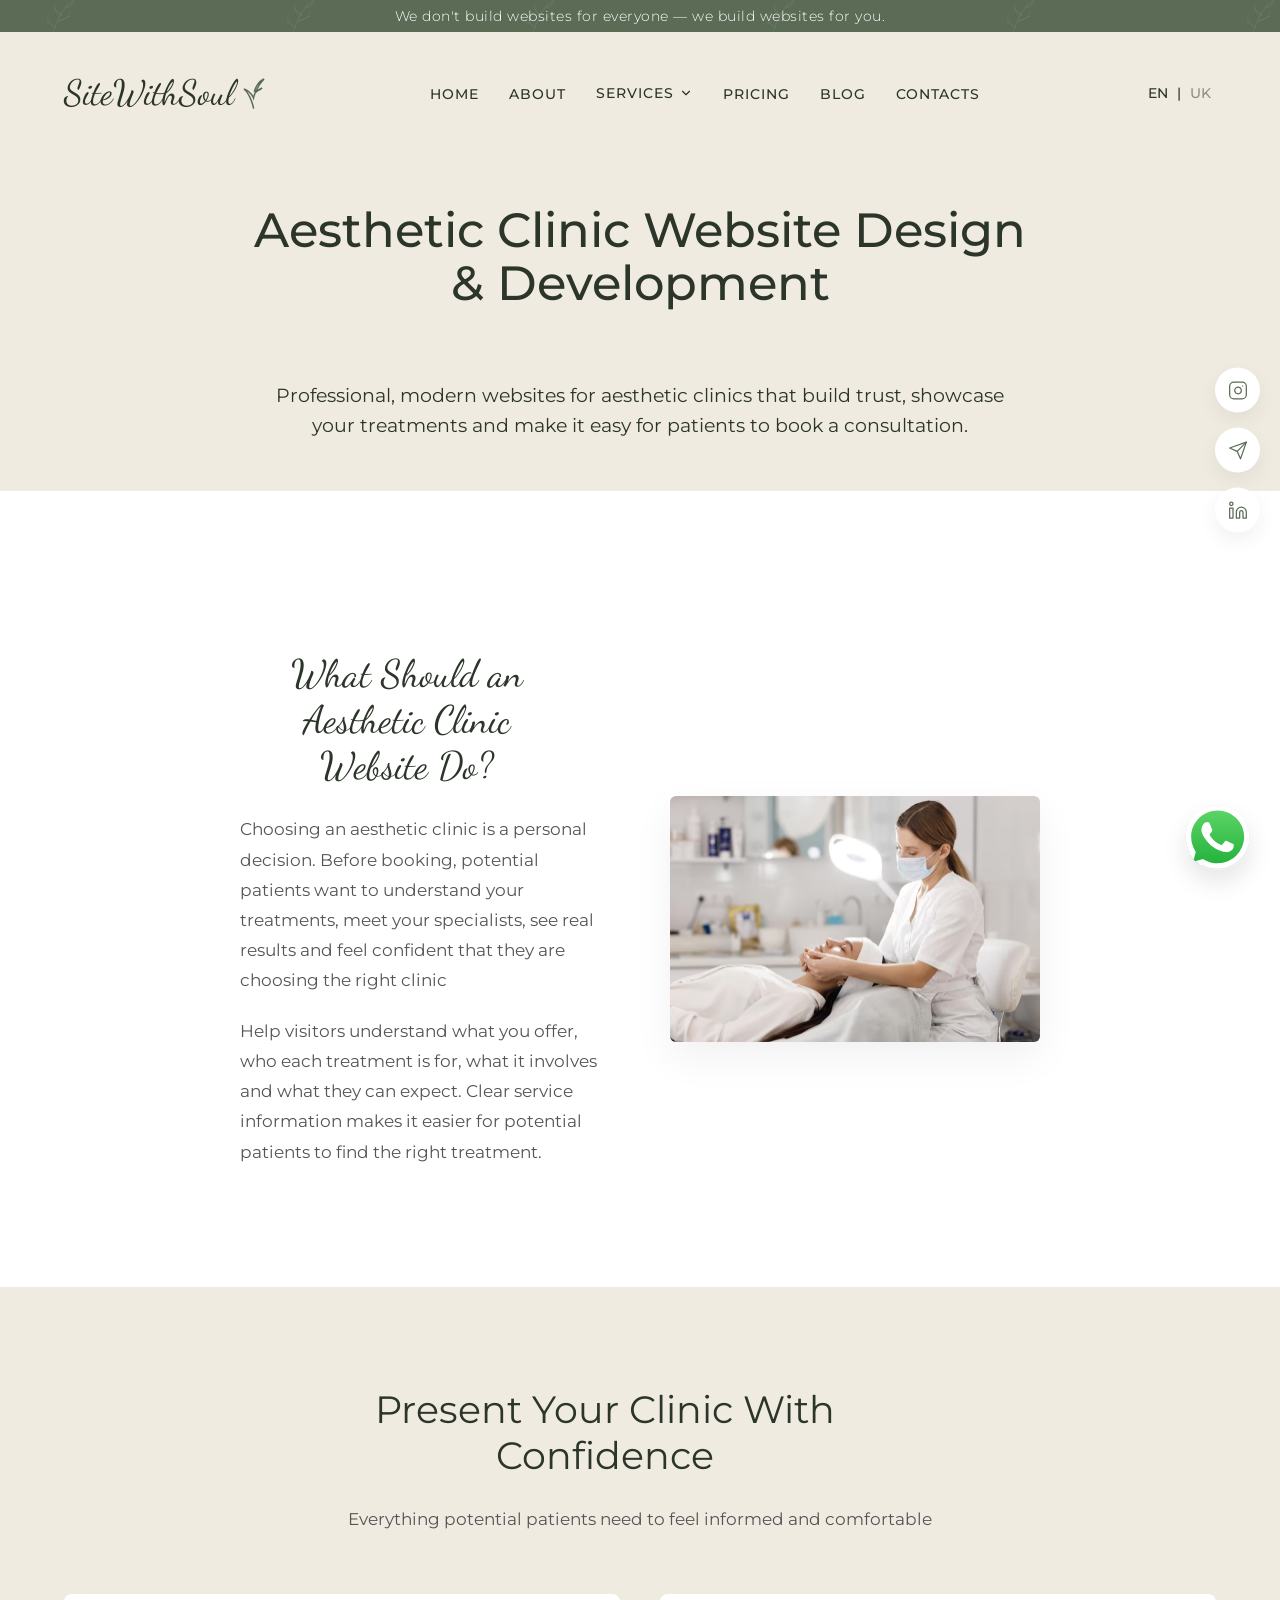
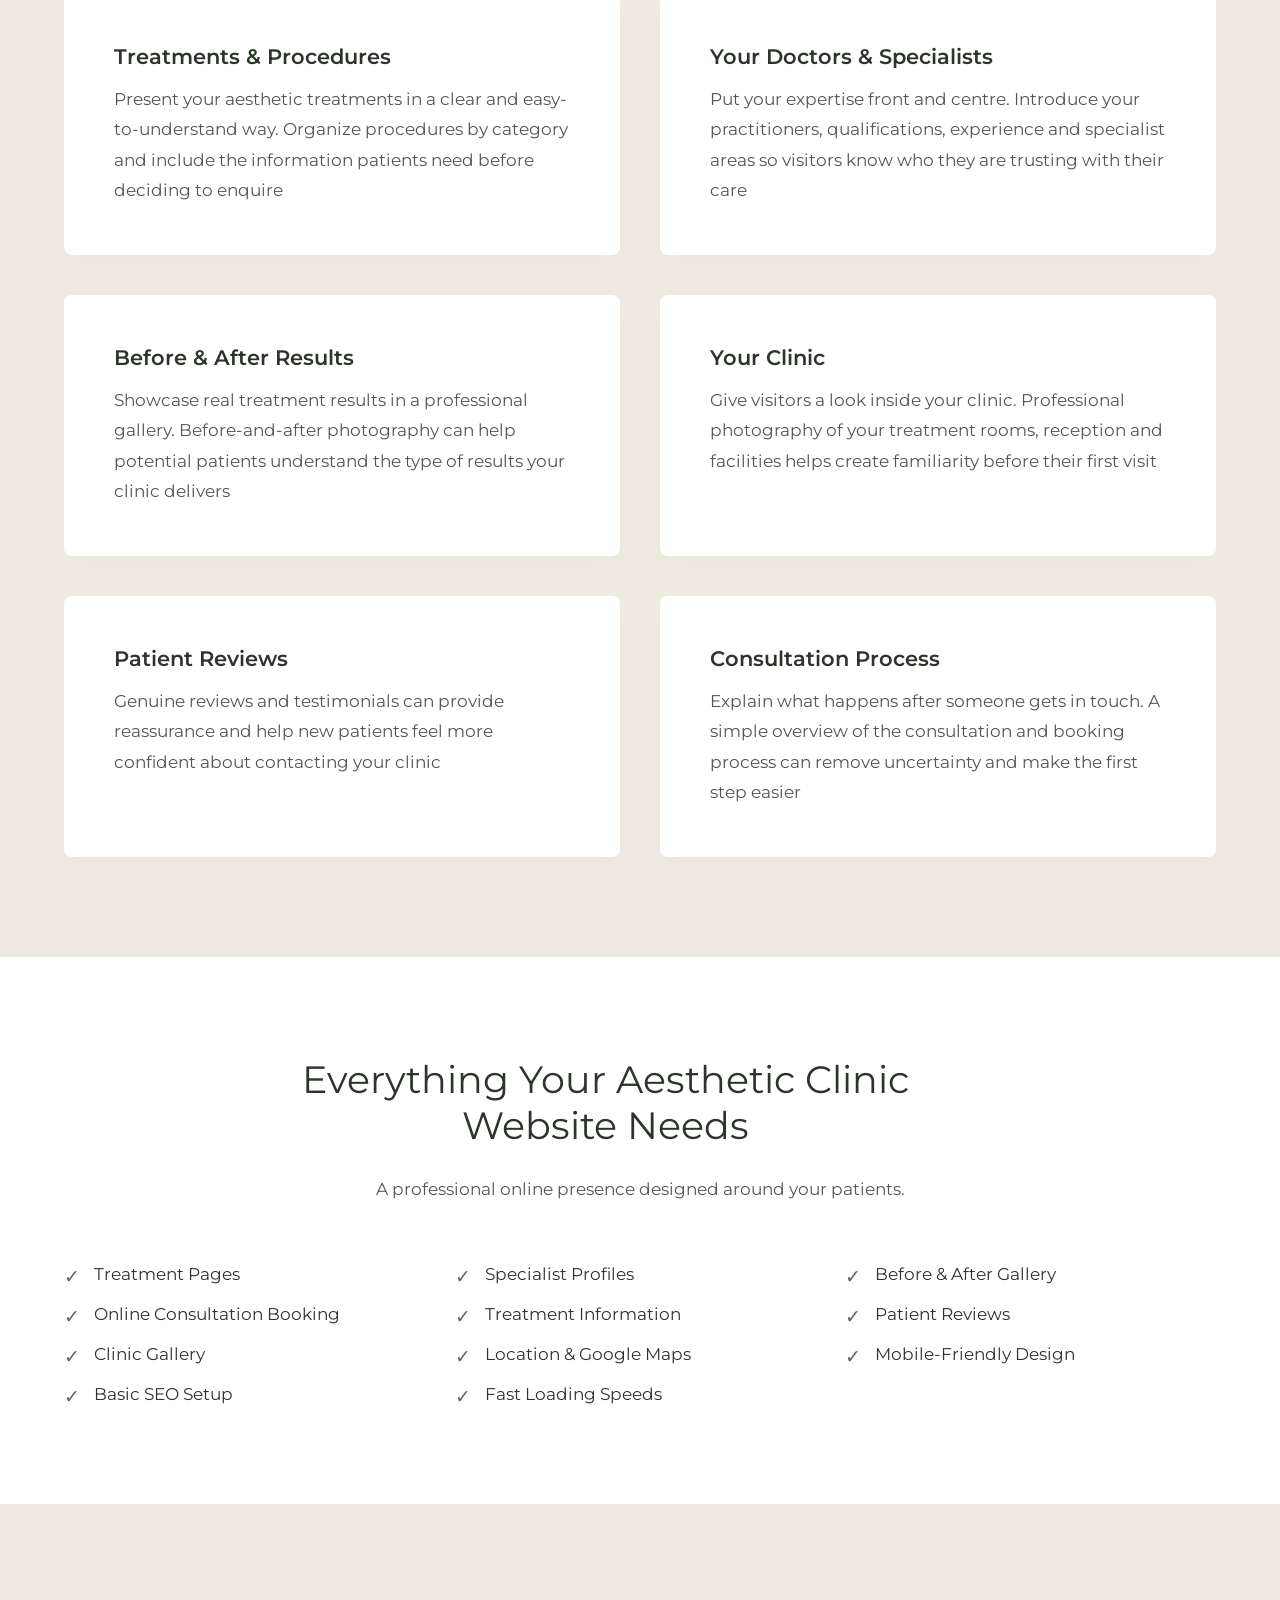
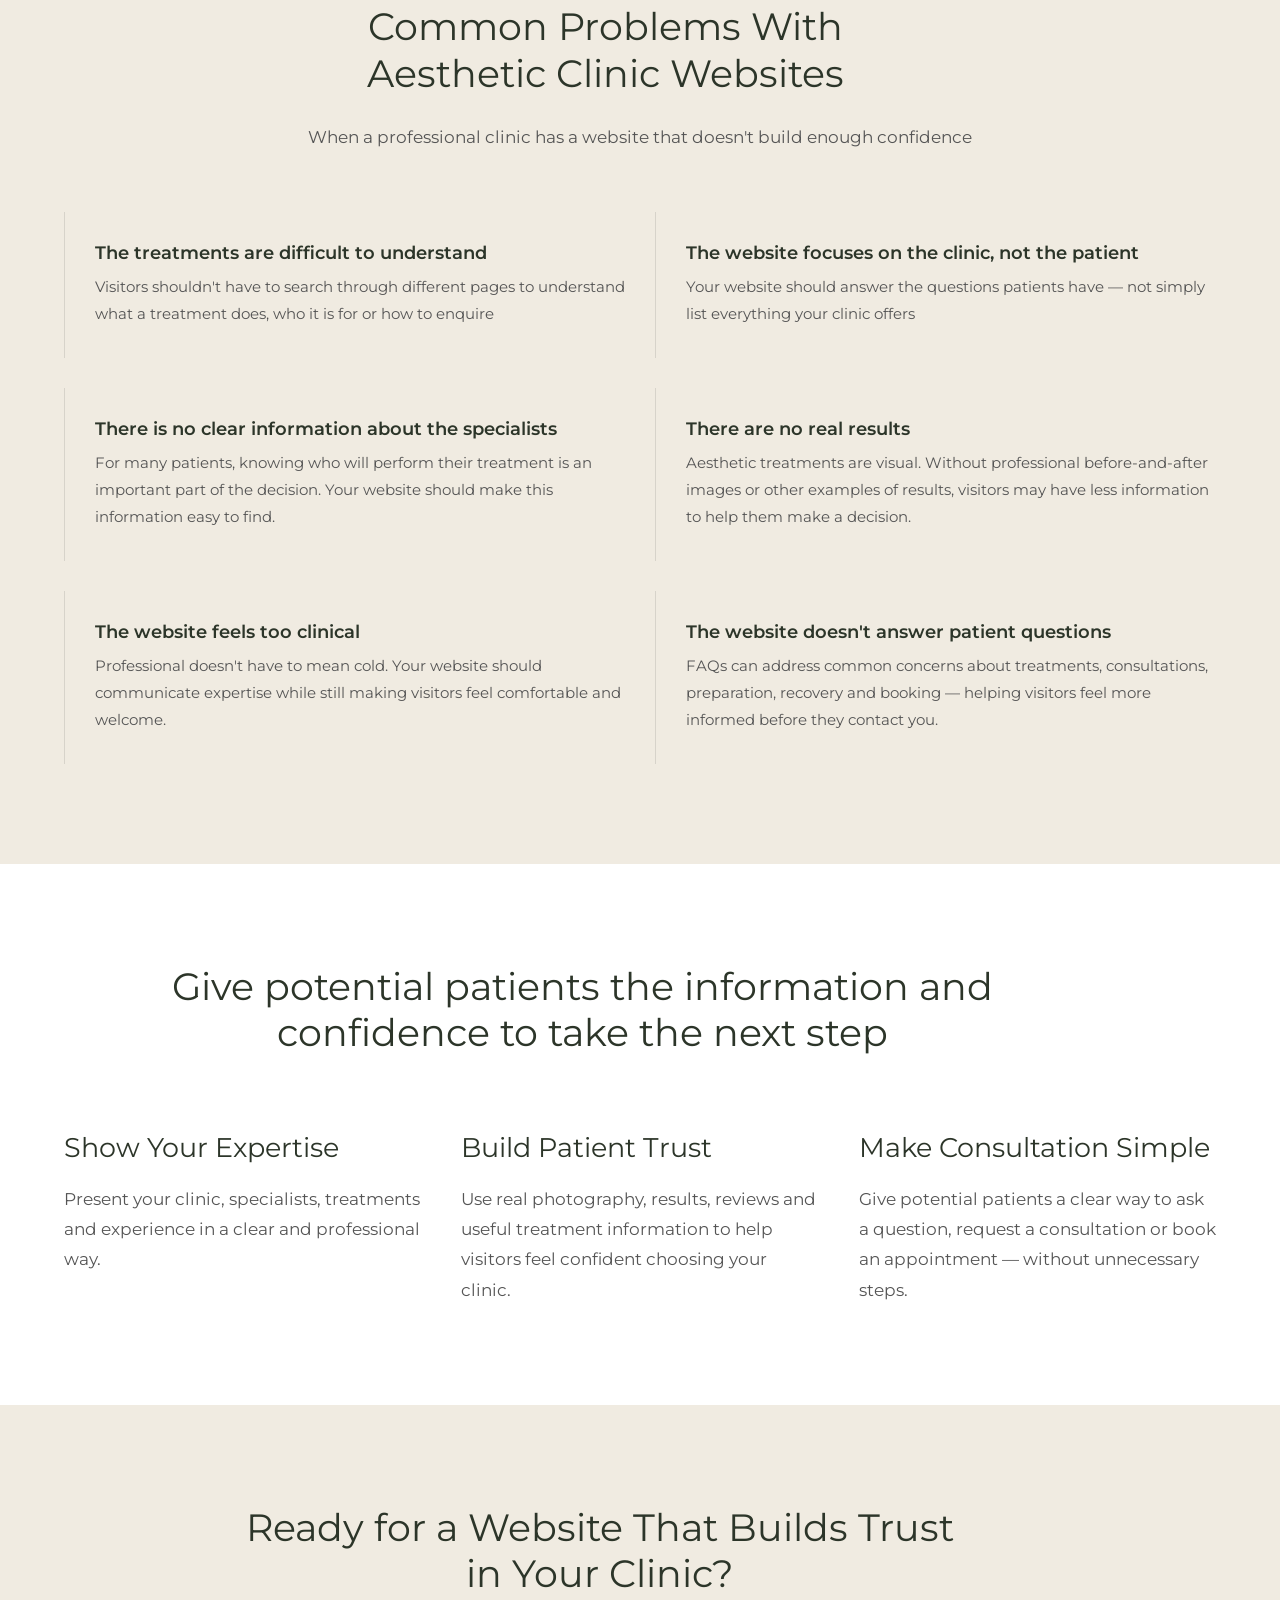
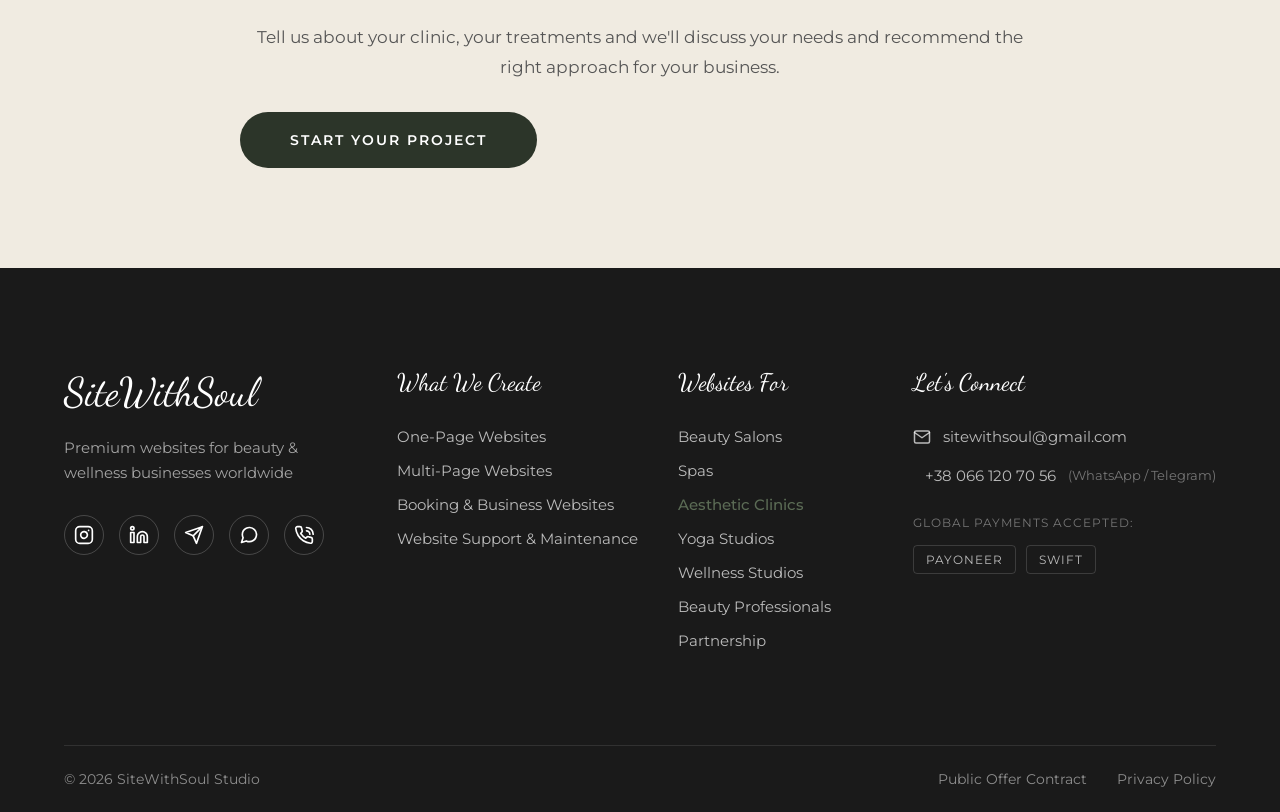
<file: clinics.html>
<!doctype html>
<html lang="en">
  <head>
    <meta charset="UTF-8" />
    <meta name="viewport" content="width=device-width, initial-scale=1.0" />
    <title>Aesthetic Clinic Website Design & Development | SiteWithSoul</title>
    <link rel="preconnect" href="https://fonts.googleapis.com" />
    <link rel="preconnect" href="https://fonts.gstatic.com" crossorigin />
    <link
      href="https://fonts.googleapis.com/css2?family=Dancing+Script:wght@400..700&family=Montserrat:ital,wght@0,100..900;1,100..900&display=swap"
      rel="stylesheet"
    />
    <link rel="stylesheet" href="assets/css/normalize.css" />
    <link rel="stylesheet" href="assets/css/style.css" />
  </head>
  <body>
    <div class="top-bar">
      We don't build websites for everyone — we build websites for you.
    </div>

    <header>
      <a href="index.html" class="logo">
        SiteWithSoul
        <!-- Эстетичная веточка -->
        <svg viewBox="0 0 24 32" xmlns="http://www.w3.org/2000/svg">
          <path
            d="M11.5,31 C11.5,31 9,18 2,12 C9,14 11.5,21 11.5,21 C11.5,21 14,10 22,2 C15,5 12.5,14 12.5,14 C12.5,14 17,14 20,11 C16,13 13,16 13,16"
            stroke="var(--accent)"
            stroke-width="1.5"
            fill="none"
            stroke-linecap="round"
          />
        </svg>
      </a>

      <ul class="nav-links">
        <li><a href="index.html">Home</a></li>
        <li><a href="index.html#about">About</a></li>
        <li class="has-dropdown">
          <a href="index.html#services" class="dropdown-toggle">
            Services
            <!-- Иконка стрелочки -->
            <svg viewBox="0 0 24 24" width="14" height="14">
              <path
                d="M6 9l6 6 6-6"
                stroke="currentColor"
                stroke-width="2"
                stroke-linecap="round"
                stroke-linejoin="round"
                fill="none"
              />
            </svg>
          </a>
          <!-- Само выпадающее меню -->
          <ul class="dropdown-menu">
            <li>
              <a class="dropdown__link" href="salons.html"
                >Beauty Salon Websites</a
              >
            </li>
            <li>
              <a class="dropdown__link" href="spa.html">Spa Websites</a>
            </li>
            <li>
              <a class="dropdown__link current-page" href="clinics.html"
                >Aesthetic Clinic Websites</a
              >
            </li>
            <li>
              <a class="dropdown__link" href="yoga.html"
                >Yoga Studio Websites</a
              >
            </li>
            <li>
              <a class="dropdown__link" href="wellness.html"
                >Wellness Studio Websites</a
              >
            </li>
            <li>
              <a class="dropdown__link" href="partnership.html">Partnership</a>
            </li>
          </ul>
        </li>
        <li><a href="index.html#pricing">Pricing</a></li>
        <li><a href="index.html#blog">Blog</a></li>
        <li><a href="index.html#contacts">Contacts</a></li>
      </ul>

      <div class="header-actions">
        <div class="lang-switch">
          <a href="#" class="active">EN</a> | <a href="#">UK</a>
        </div>
        <div class="burger" id="burger">
          <div class="line1"></div>
          <div class="line2"></div>
          <div class="line3"></div>
        </div>
      </div>
    </header>
    <!-- Оверлей для затемнения -->
    <div class="menu-overlay" id="menuOverlay"></div>

    <!-- Боковое мобильное меню -->
    <div class="mobile-menu" id="mobileMenu">
      <div class="mobile-menu-header">
        <a href="index.html" class="logo">
          SiteWithSoul
          <svg viewBox="0 0 24 32" xmlns="http://www.w3.org/2000/svg">
            <path
              d="M11.5,31 C11.5,31 9,18 2,12 C9,14 11.5,21 11.5,21 C11.5,21 14,10 22,2 C15,5 12.5,14 12.5,14 C12.5,14 17,14 20,11 C16,13 13,16 13,16"
              stroke="var(--accent)"
              stroke-width="1.5"
              fill="none"
              stroke-linecap="round"
            />
          </svg>
        </a>
        <button class="close-menu" id="closeMenu">&times;</button>
      </div>

      <ul class="mobile-nav-links">
        <li><a href="index.html">Home</a></li>
        <li><a href="index.html#about">About</a></li>
        <!-- Мобильный Dropdown -->
        <li class="mobile-has-dropdown">
          <a
            href="index.html#services"
            class="mobile-dropdown-toggle"
            id="mobileDropdownBtn"
          >
            Services
            <svg viewBox="0 0 24 24" width="20" height="20">
              <path
                d="M6 9l6 6 6-6"
                stroke="currentColor"
                stroke-width="2"
                stroke-linecap="round"
                stroke-linejoin="round"
                fill="none"
              />
            </svg>
          </a>
          <ul class="mobile-dropdown-menu" id="mobileDropdownMenu">
            <li>
              <a href="salons.html" class="mobile-link"
                >Beauty Salon Websites</a
              >
            </li>
            <li>
              <a href="spa.html" class="mobile-link">Spa Websites</a>
            </li>
            <li>
              <a href="clinics.html" class="mobile-link current-page"
                >Aesthetic Clinic Websites</a
              >
            </li>
            <li>
              <a href="yoga.html" class="mobile-link">Yoga Studio Websites</a>
            </li>
            <li>
              <a href="wellness.html" class="mobile-link"
                >Wellness Studio Websites</a
              >
            </li>
            <li>
              <a href="partnership.html" class="mobile-link">Partnership</a>
            </li>
          </ul>
        </li>
        <li><a href="index.html#pricing">Pricing</a></li>
        <li><a href="index.html#blog">Blog</a></li>
        <li><a href="index.html#contacts">Contacts</a></li>
      </ul>
      <div class="mobile-lang-switch">
        <a href="#" class="active">EN</a>
        <span class="divider">|</span>
        <a href="#">UK</a>
      </div>
      <div class="mobile-menu-footer">
        <!-- Используем те же классы, что и у кнопок на главном экране -->
        <button class="btn btn-primary" id="mobileStartProject">
          Start Your Project
          <svg viewBox="0 0 24 24">
            <path
              d="M5 12h14M12 5l7 7-7 7"
              stroke="currentColor"
              stroke-width="2"
              stroke-linecap="round"
              stroke-linejoin="round"
              fill="none"
            />
          </svg>
        </button>
      </div>
    </div>

    <!-- 1. ШАПКА СТРАНИЦЫ (Hero) -->
    <section class="niche-hero">
      <div class="container">
        <h1 class="niche-title">
          Aesthetic Clinic Website Design <br />& Development
        </h1>
        <p class="niche-subtitle">
          Professional, modern websites for aesthetic clinics that build trust,
          showcase your treatments and make it easy for patients to book a
          consultation.
        </p>
      </div>
    </section>

    <main class="seo-landing">
      <!-- 2. INTRO: What Should a Website Do? -->
      <section class="seo-intro bg-white">
        <div class="container narrow-container">
          <div class="intro-split-section">
            <!-- Левая колонка: Заголовок и текст -->
            <div class="intro-content">
              <h2 class="intro-title">
                What Should an Aesthetic Clinic <br />Website Do?
              </h2>

              <p class="intro-text">
                Choosing an aesthetic clinic is a personal decision. Before
                booking, potential patients want to understand your treatments,
                meet your specialists, see real results and feel confident that
                they are choosing the right clinic
              </p>

              <!-- Выделяем боли клиентов в элегантный блок-цитату -->
              <!-- <blockquote class="intro-quote">
                The goal is simple: turn website visitors into confident
                enquiries and consultation bookings.
              </blockquote> -->

              <p class="intro-text">
                Help visitors understand what you offer, who each treatment is
                for, what it involves and what they can expect. Clear service
                information makes it easier for potential patients to find the
                right treatment.
              </p>
            </div>

            <!-- Правая колонка: Фотография -->
            <div class="intro-img-box">
              <img
                class="intro-img"
                src="/assets/img/services-3.avif"
                alt="Aesthetic Clinic Website Design"
              />
            </div>
          </div>
        </div>
      </section>

      <!-- 3. БЕНЕФИТЫ (2x2 Grid) -->
      <section class="seo-benefits bg-beige">
        <div class="container">
          <div class="section-header text-center">
            <h2>Present Your Clinic With Confidence</h2>
            <p>
              Everything potential patients need to feel informed and
              comfortable
            </p>
          </div>

          <div class="grid-2x2">
            <div class="benefit-card">
              <h3>Treatments & Procedures</h3>
              <p>
                Present your aesthetic treatments in a clear and
                easy-to-understand way. Organize procedures by category and
                include the information patients need before deciding to enquire
              </p>
            </div>
            <div class="benefit-card">
              <h3>Your Doctors & Specialists</h3>
              <p>
                Put your expertise front and centre. Introduce your
                practitioners, qualifications, experience and specialist areas
                so visitors know who they are trusting with their care
              </p>
            </div>
            <div class="benefit-card">
              <h3>Before & After Results</h3>
              <p>
                Showcase real treatment results in a professional gallery.
                Before-and-after photography can help potential patients
                understand the type of results your clinic delivers
              </p>
            </div>
            <div class="benefit-card">
              <h3>Your Clinic</h3>
              <p>
                Give visitors a look inside your clinic. Professional
                photography of your treatment rooms, reception and facilities
                helps create familiarity before their first visit
              </p>
            </div>
            <div class="benefit-card">
              <h3>Patient Reviews</h3>
              <p>
                Genuine reviews and testimonials can provide reassurance and
                help new patients feel more confident about contacting your
                clinic
              </p>
            </div>
            <div class="benefit-card">
              <h3>Consultation Process</h3>
              <p>
                Explain what happens after someone gets in touch. A simple
                overview of the consultation and booking process can remove
                uncertainty and make the first step easier
              </p>
            </div>
          </div>
        </div>
      </section>

      <!-- 4. CHECKLIST: Everything Your Salon Website Needs -->
      <section class="seo-features bg-white">
        <div class="container">
          <div class="section-header text-center">
            <h2>Everything Your Aesthetic Clinic Website Needs</h2>
            <p>A professional online presence designed around your patients.</p>
          </div>
          <ul class="features-grid">
            <li>Treatment Pages</li>
            <li>Specialist Profiles</li>
            <li>Before & After Gallery</li>
            <li>Online Consultation Booking</li>
            <li>Treatment Information</li>
            <li>Patient Reviews</li>
            <li>Clinic Gallery</li>
            <li>Location & Google Maps</li>
            <li>Mobile-Friendly Design</li>
            <li>Basic SEO Setup</li>
            <li>Fast Loading Speeds</li>
          </ul>
        </div>
      </section>

      <!-- 5. ТИПИЧНЫЕ ОШИБКИ (Экспертный блок) -->
      <section class="seo-problems bg-beige">
        <div class="container">
          <div class="section-header text-center">
            <h2>Common Problems With Aesthetic Clinic Websites</h2>
            <p>
              When a professional clinic has a website that doesn't build enough
              confidence
            </p>
          </div>

          <div class="problems-grid">
            <div class="problem-item">
              <h4>The treatments are difficult to understand</h4>
              <p>
                Visitors shouldn't have to search through different pages to
                understand what a treatment does, who it is for or how to
                enquire
              </p>
            </div>
            <div class="problem-item">
              <h4>The website focuses on the clinic, not the patient</h4>
              <p>
                Your website should answer the questions patients have — not
                simply list everything your clinic offers
              </p>
            </div>
            <div class="problem-item">
              <h4>There is no clear information about the specialists</h4>
              <p>
                For many patients, knowing who will perform their treatment is
                an important part of the decision. Your website should make this
                information easy to find.
              </p>
            </div>
            <div class="problem-item">
              <h4>There are no real results</h4>
              <p>
                Aesthetic treatments are visual. Without professional
                before-and-after images or other examples of results, visitors
                may have less information to help them make a decision.
              </p>
            </div>
            <div class="problem-item">
              <h4>The website feels too clinical</h4>
              <p>
                Professional doesn't have to mean cold. Your website should
                communicate expertise while still making visitors feel
                comfortable and welcome.
              </p>
            </div>
            <div class="problem-item">
              <h4>The website doesn't answer patient questions</h4>
              <p>
                FAQs can address common concerns about treatments,
                consultations, preparation, recovery and booking — helping
                visitors feel more informed before they contact you.
              </p>
            </div>
          </div>
        </div>
      </section>

      <!-- 6. ТРИ СТОЛПА: Booking, Design, SEO -->
      <section class="seo-pillars bg-white">
        <div class="container">
          <h2 class="pillars-title">
            Give potential patients the information and confidence to take the
            next step
          </h2>
          <div class="pillars-grid">
            <div class="pillar-box">
              <h3>Show Your Expertise</h3>
              <p>
                Present your clinic, specialists, treatments and experience in a
                clear and professional way.
              </p>
            </div>

            <div class="pillar-box">
              <h3>Build Patient Trust</h3>
              <p>
                Use real photography, results, reviews and useful treatment
                information to help visitors feel confident choosing your
                clinic.
              </p>
            </div>

            <div class="pillar-box">
              <h3>Make Consultation Simple</h3>
              <p>
                Give potential patients a clear way to ask a question, request a
                consultation or book an appointment — without unnecessary steps.
              </p>
            </div>
          </div>
        </div>
      </section>

      <!-- 7. FINAL CTA -->
      <section class="seo-final-cta bg-beige text-center">
        <div class="container narrow-container">
          <h2>Ready for a Website That Builds Trust in Your Clinic?</h2>
          <p>
            Tell us about your clinic, your treatments and we'll discuss your
            needs and recommend the right approach for your business.
          </p>
          <button class="btn open-modal-btn niche-cta-btn" id="openModal">
            Start Your Project
          </button>
        </div>
      </section>
    </main>

    <footer class="site-footer">
      <div class="container footer-grid">
        <!-- Колонка 1: Бренд и Соцсети -->
        <div class="footer-col brand-col">
          <!-- Твой логотип (текстом или картинкой) -->
          <a href="index.html" class="footer-logo">SiteWithSoul</a>
          <p class="footer-desc">
            Premium websites for beauty & wellness businesses worldwide
          </p>

          <!-- Соцсети -->
          <div class="social-links">
            <a
              href="https://www.instagram.com/berzina_web_dev/"
              target="_blank"
              aria-label="Instagram"
            >
              <svg
                viewBox="0 0 24 24"
                width="20"
                height="20"
                stroke="currentColor"
                stroke-width="2"
                fill="none"
                stroke-linecap="round"
                stroke-linejoin="round"
              >
                <rect x="2" y="2" width="20" height="20" rx="5" ry="5"></rect>
                <path
                  d="M16 11.37A4 4 0 1 1 12.63 8 4 4 0 0 1 16 11.37z"
                ></path>
                <line x1="17.5" y1="6.5" x2="17.51" y2="6.5"></line>
              </svg>
            </a>
            <a
              href="https://www.linkedin.com/in/olena-berzina-284233257/"
              target="_blank"
              aria-label="LinkedIn"
            >
              <svg
                viewBox="0 0 24 24"
                width="20"
                height="20"
                stroke="currentColor"
                stroke-width="2"
                fill="none"
                stroke-linecap="round"
                stroke-linejoin="round"
              >
                <path
                  d="M16 8a6 6 0 0 1 6 6v7h-4v-7a2 2 0 0 0-2-2 2 2 0 0 0-2 2v7h-4v-7a6 6 0 0 1 6-6z"
                ></path>
                <rect x="2" y="9" width="4" height="12"></rect>
                <circle cx="4" cy="4" r="2"></circle>
              </svg>
            </a>
            <a
              href="https://t.me/sitewithsoul"
              target="_blank"
              aria-label="Telegram"
            >
              <svg
                viewBox="0 0 24 24"
                width="20"
                height="20"
                stroke="currentColor"
                stroke-width="2"
                fill="none"
                stroke-linecap="round"
                stroke-linejoin="round"
              >
                <line x1="22" y1="2" x2="11" y2="13"></line>
                <polygon points="22 2 15 22 11 13 2 9 22 2"></polygon>
              </svg>
            </a>
            <a
              href="https://wa.me/+380661207056"
              target="_blank"
              aria-label="WhatsApp"
            >
              <svg
                viewBox="0 0 24 24"
                width="20"
                height="20"
                stroke="currentColor"
                stroke-width="2"
                fill="none"
                stroke-linecap="round"
                stroke-linejoin="round"
              >
                <path
                  d="M21 11.5a8.38 8.38 0 0 1-.9 3.8 8.5 8.5 0 0 1-7.6 4.7 8.38 8.38 0 0 1-3.8-.9L3 21l1.9-5.7a8.38 8.38 0 0 1-.9-3.8 8.5 8.5 0 0 1 4.7-7.6 8.38 8.38 0 0 1 3.8-.9h.5a8.48 8.48 0 0 1 8 8v.5z"
                ></path>
              </svg>
            </a>
            <a
              href="viber://chat?number=+380661207056"
              target="_blank"
              aria-label="Viber"
            >
              <svg
                viewBox="0 0 24 24"
                width="20"
                height="20"
                stroke="currentColor"
                stroke-width="2"
                fill="none"
                stroke-linecap="round"
                stroke-linejoin="round"
              >
                <path
                  d="M22 16.92v3a2 2 0 0 1-2.18 2 19.79 19.79 0 0 1-8.63-3.07 19.5 19.5 0 0 1-6-6 19.79 19.79 0 0 1-3.07-8.67A2 2 0 0 1 4.11 2h3a2 2 0 0 1 2 1.72 12.84 12.84 0 0 0 .7 2.81 2 2 0 0 1-.45 2.11L8.09 9.91a16 16 0 0 0 6 6l1.27-1.27a2 2 0 0 1 2.11-.45 12.84 12.84 0 0 0 2.81.7A2 2 0 0 1 22 16.92z"
                ></path>
                <path d="M15 7a4 4 0 0 1 4 4"></path>
                <path d="M15 3a8 8 0 0 1 8 8"></path>
              </svg>
            </a>
          </div>
        </div>

        <!-- Колонка 2: Экспертиза (Страницы) -->
        <div class="footer-col links-col">
          <h4 class="footer-heading">What We Create</h4>
          <ul class="footer-menu">
            <li><a href="index.html#portfolio">One-Page Websites</a></li>
            <li><a href="index.html#portfolio">Multi-Page Websites</a></li>
            <li>
              <a href="index.html#portfolio">Booking & Business Websites</a>
            </li>
            <li>
              <a href="index.html#portfolio">Website Support & Maintenance</a>
            </li>
          </ul>
        </div>
        <!-- Колонка 3: НОВЫЙ БЛОК (Ниши) -->
        <div class="footer-col links-col">
          <h4 class="footer-heading">Websites For</h4>
          <ul class="footer-menu">
            <li><a href="salons.html">Beauty Salons</a></li>
            <li><a href="spa.html">Spas</a></li>
            <li>
              <a class="current-page" href="#clinics">Aesthetic Clinics</a>
            </li>
            <li><a href="yoga.html">Yoga Studios</a></li>
            <li><a href="wellness.html">Wellness Studios</a></li>
            <li><a href="index.html#contacts">Beauty Professionals</a></li>
            <li><a href="partnership.html">Partnership</a></li>
          </ul>
        </div>

        <!-- Колонка 3: Контакты и Оплата -->
        <div class="footer-col contact-col">
          <h4 class="footer-heading">Let's Connect</h4>

          <a href="mailto:sitewithsoul@gmail.com" class="footer-contact-link">
            <svg
              viewBox="0 0 24 24"
              width="18"
              height="18"
              stroke="currentColor"
              stroke-width="2"
              fill="none"
              stroke-linecap="round"
              stroke-linejoin="round"
            >
              <path
                d="M4 4h16c1.1 0 2 .9 2 2v12c0 1.1-.9 2-2 2H4c-1.1 0-2-.9-2-2V6c0-1.1.9-2 2-2z"
              ></path>
              <polyline points="22,6 12,13 2,6"></polyline>
            </svg>
            sitewithsoul@gmail.com
          </a>

          <a
            href="https://wa.me/380661207056"
            target="_blank"
            class="footer-contact-link"
          >
            <svg
              viewBox="0 0 24 24"
              width="18"
              height="18"
              stroke="currentColor"
              stroke-width="2"
              fill="none"
              stroke-linecap="round"
              stroke-linejoin="round"
            >
              <path
                d="M22 16.92v3a2 2 0 0 1-2.18 2 19.79 19.79 0 0 1-8.63-3.07 19.5 19.5 0 0 1-6-6 19.79 19.79 0 0 1-3.07-8.67A2 2 0 0 1 4.11 2h3a2 2 0 0 1 2 1.72 12.84 12.84 0 0 0 .7 2.81 2 2 0 0 1-.45 2.11L8.09 9.91a16 16 0 0 0 6 6l1.27-1.27a2 2 0 0 1 2.11-.45 12.84 12.84 0 0 0 2.81.7A2 2 0 0 1 22 16.92z"
              ></path>
            </svg>
            +38 066 120 70 56
            <span class="contact-note">(WhatsApp / Telegram)</span>
          </a>

          <div class="payment-methods">
            <span class="payment-label">Global Payments Accepted:</span>
            <div class="payment-icons">
              <!-- Здесь можно вставить SVG логотипа Payoneer, пока пишем текстом для стиля -->
              <span class="pay-badge">Payoneer</span>
              <span class="pay-badge">SWIFT</span>
            </div>
          </div>
        </div>
      </div>

      <!-- Самая нижняя полоса: Копирайт и Документы -->
      <div class="footer-bottom">
        <div class="container bottom-container">
          <p class="copyright">
            © <span id="currentYear">2026</span> SiteWithSoul Studio
          </p>
          <div class="legal-links">
            <a href="offer.html">Public Offer Contract</a>
            <a href="policy.html">Privacy Policy</a>
          </div>
        </div>
      </div>
    </footer>
    <!-- Modal -->
    <div class="modal-overlay" id="userNameModal">
      <div class="modal-content">
        <button class="close-btn" id="closeModal">&times;</button>
        <h3>Start Your Project</h3>
        <form action="#" method="POST" id="contactForm">
          <div class="form-group">
            <input type="text" name="name" placeholder="Your Name" required />
          </div>
          <div class="form-group">
            <input
              type="tel"
              name="tel"
              placeholder="WhatsApp Number"
              required
            />
          </div>
          <div class="form-group">
            <select name="business_type" required>
              <option value="" disabled selected>Select Business Type</option>
              <option value="salon">Beauty Salon</option>
              <option value="spa">Spa / Wellness Studio</option>
              <option value="clinic">Aesthetic Clinic</option>
              <option value="other">Other</option>
            </select>
          </div>
          <button type="submit" class="btn btn-primary submit-btn">
            Send Request
            <svg viewBox="0 0 24 24">
              <path
                d="M5 12h14M12 5l7 7-7 7"
                stroke="currentColor"
                stroke-width="2"
                stroke-linecap="round"
                stroke-linejoin="round"
                fill="none"
              />
            </svg>
          </button>
        </form>
      </div>
    </div>
    <!-- Вертикальный блок социальных сетей -->
    <div class="floating-socials">
      <a
        href="https://www.instagram.com/berzina_web_dev/"
        aria-label="Instagram"
      >
        <svg
          viewBox="0 0 24 24"
          fill="none"
          stroke="currentColor"
          stroke-width="1.5"
          stroke-linecap="round"
          stroke-linejoin="round"
        >
          <rect x="2" y="2" width="20" height="20" rx="5" ry="5"></rect>
          <path d="M16 11.37A4 4 0 1 1 12.63 8 4 4 0 0 1 16 11.37z"></path>
          <line x1="17.5" y1="6.5" x2="17.51" y2="6.5"></line>
        </svg>
      </a>
      <a href="https://t.me/sitewithsoul" aria-label="Telegram">
        <svg
          viewBox="0 0 24 24"
          fill="none"
          stroke="currentColor"
          stroke-width="1.5"
          stroke-linecap="round"
          stroke-linejoin="round"
        >
          <line x1="22" y1="2" x2="11" y2="13"></line>
          <polygon points="22 2 15 22 11 13 2 9 22 2"></polygon>
        </svg>
      </a>
      <a
        href="https://www.linkedin.com/in/olena-berzina-284233257/"
        aria-label="LinkedIn"
      >
        <svg
          viewBox="0 0 24 24"
          fill="none"
          stroke="currentColor"
          stroke-width="1.5"
          stroke-linecap="round"
          stroke-linejoin="round"
        >
          <path
            d="M16 8a6 6 0 0 1 6 6v7h-4v-7a2 2 0 0 0-4 0v7h-4v-7a6 6 0 0 1 6-6z"
          ></path>
          <rect x="2" y="9" width="4" height="12"></rect>
          <circle cx="4" cy="4" r="2"></circle>
        </svg>
      </a>
    </div>

    <!-- Плавающая кнопка WhatsApp -->
    <a
      href="https://wa.me/https://wa.me/+380661207056"
      class="floating-whatsapp"
      target="_blank"
      aria-label="Chat on WhatsApp"
    >
      <!-- Сюда вставишь путь к своей картинке WhatsApp -->
      <img src="assets/img/whatsapp-svgrepo-com.svg" alt="WhatsApp" />
    </a>
    <script src="assets/js/main.js"></script>
  </body>
</html>
</file>
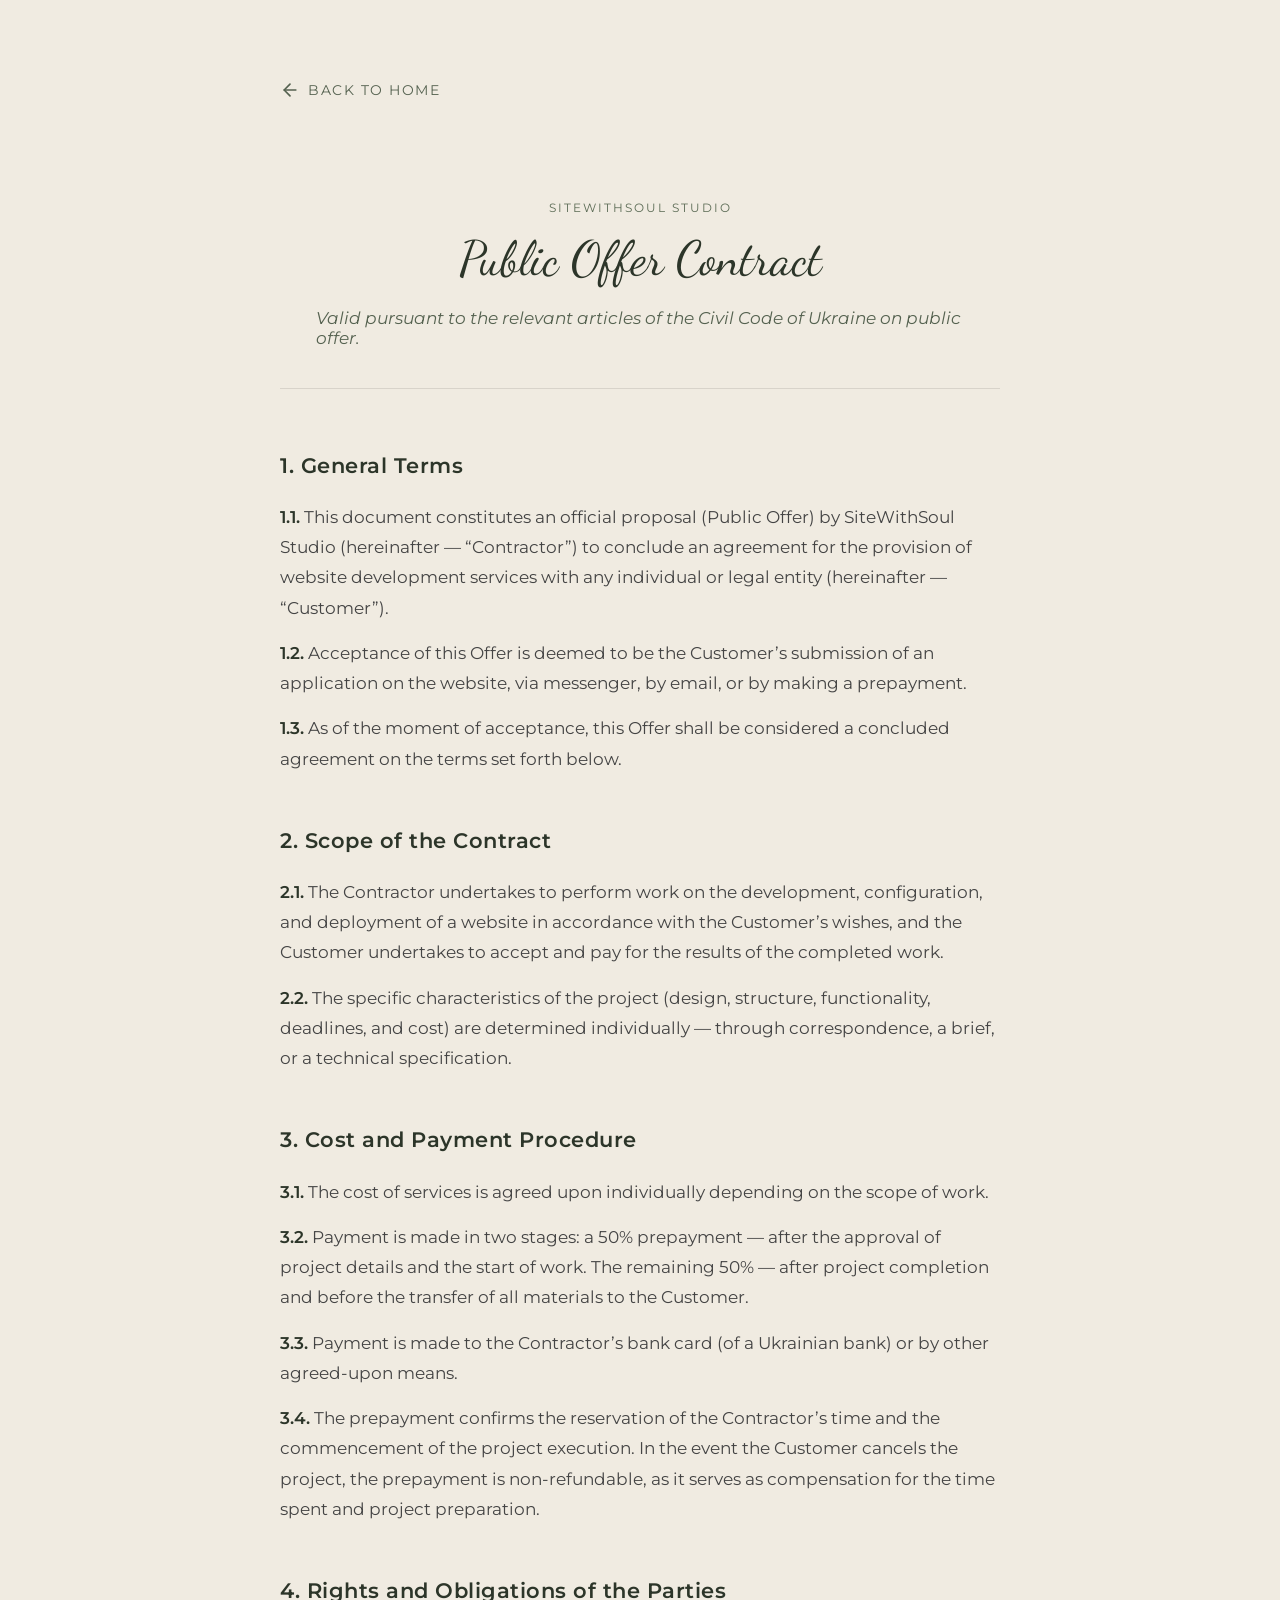
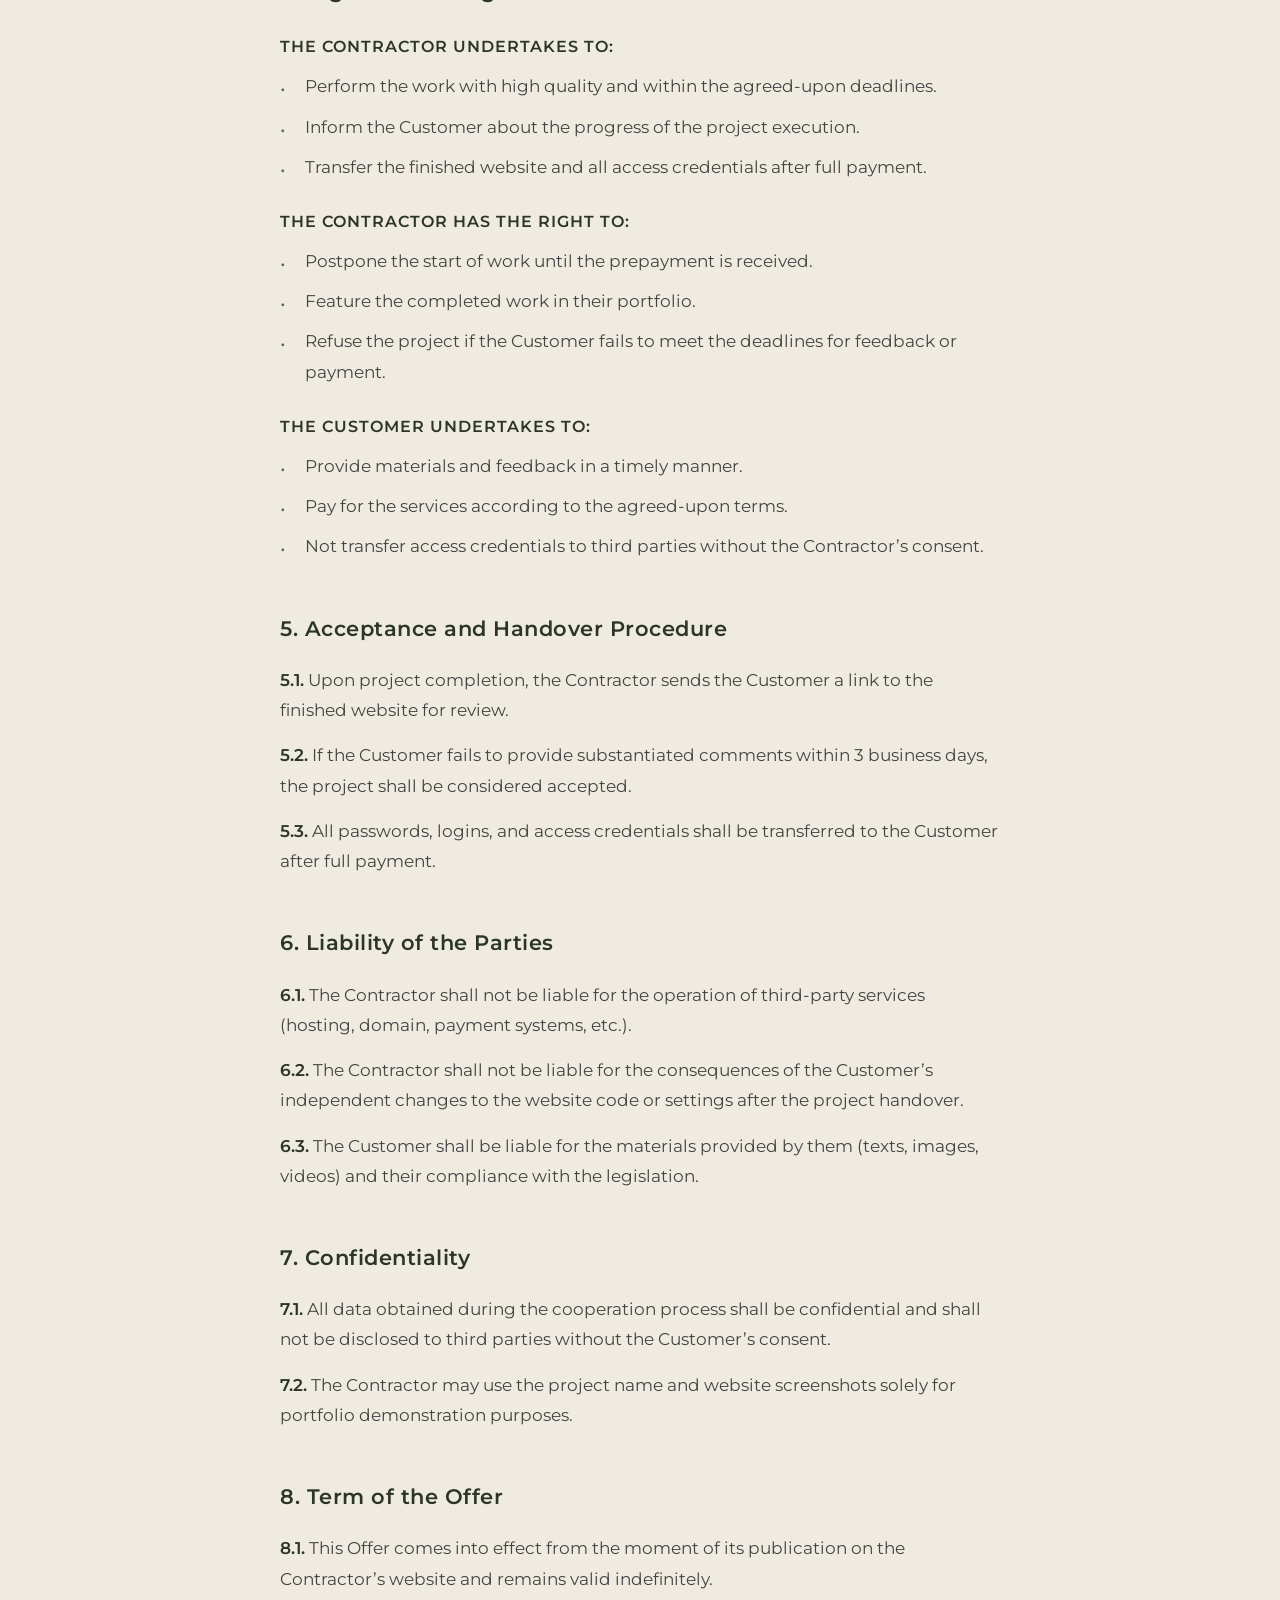
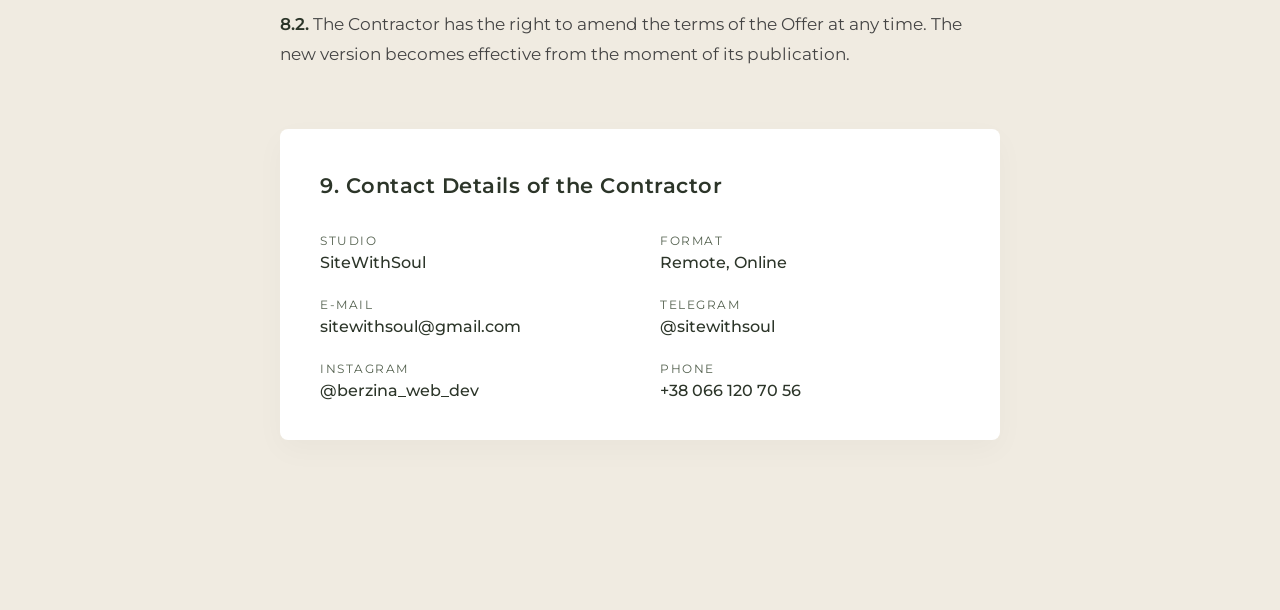
<file: offer.html>
<!doctype html>
<html lang="en">
  <head>
    <meta charset="UTF-8" />
    <meta name="viewport" content="width=device-width, initial-scale=1.0" />
    <title>Public Offer Contract | SiteWithSoul Studio</title>
    <!-- Подключи свой основной файл стилей -->
    <link rel="preconnect" href="https://fonts.googleapis.com" />
    <link rel="preconnect" href="https://fonts.gstatic.com" crossorigin />
    <link
      href="https://fonts.googleapis.com/css2?family=Dancing+Script:wght@400..700&family=Montserrat:ital,wght@0,100..900;1,100..900&display=swap"
      rel="stylesheet"
    />
    <link rel="stylesheet" href="assets/css/normalize.css" />
    <link rel="stylesheet" href="assets/css/style.css" />
  </head>
  <body class="legal-page">
    <main class="legal-section">
      <div class="legal-container">
        <!-- Кнопка возврата -->
        <a href="index.html" class="legal-back-link">
          <svg
            viewBox="0 0 24 24"
            width="20"
            height="20"
            stroke="currentColor"
            stroke-width="2"
            fill="none"
            stroke-linecap="round"
            stroke-linejoin="round"
          >
            <line x1="19" y1="12" x2="5" y2="12"></line>
            <polyline points="12 19 5 12 12 5"></polyline>
          </svg>
          Back to Home
        </a>

        <!-- Шапка документа -->
        <header class="legal-header">
          <span class="legal-label">SiteWithSoul Studio</span>
          <h1 class="legal-title">Public Offer Contract</h1>
          <p class="legal-subtitle">
            Valid pursuant to the relevant articles of the Civil Code of Ukraine
            on public offer.
          </p>
        </header>

        <!-- Основной текст документа -->
        <article class="legal-content">
          <div class="legal-block">
            <h2>1. General Terms</h2>
            <p>
              <strong>1.1.</strong> This document constitutes an official
              proposal (Public Offer) by SiteWithSoul Studio (hereinafter —
              “Contractor”) to conclude an agreement for the provision of
              website development services with any individual or legal entity
              (hereinafter — “Customer”).
            </p>
            <p>
              <strong>1.2.</strong> Acceptance of this Offer is deemed to be the
              Customer’s submission of an application on the website, via
              messenger, by email, or by making a prepayment.
            </p>
            <p>
              <strong>1.3.</strong> As of the moment of acceptance, this Offer
              shall be considered a concluded agreement on the terms set forth
              below.
            </p>
          </div>

          <div class="legal-block">
            <h2>2. Scope of the Contract</h2>
            <p>
              <strong>2.1.</strong> The Contractor undertakes to perform work on
              the development, configuration, and deployment of a website in
              accordance with the Customer’s wishes, and the Customer undertakes
              to accept and pay for the results of the completed work.
            </p>
            <p>
              <strong>2.2.</strong> The specific characteristics of the project
              (design, structure, functionality, deadlines, and cost) are
              determined individually — through correspondence, a brief, or a
              technical specification.
            </p>
          </div>

          <div class="legal-block">
            <h2>3. Cost and Payment Procedure</h2>
            <p>
              <strong>3.1.</strong> The cost of services is agreed upon
              individually depending on the scope of work.
            </p>
            <p>
              <strong>3.2.</strong> Payment is made in two stages: a 50%
              prepayment — after the approval of project details and the start
              of work. The remaining 50% — after project completion and before
              the transfer of all materials to the Customer.
            </p>
            <p>
              <strong>3.3.</strong> Payment is made to the Contractor’s bank
              card (of a Ukrainian bank) or by other agreed-upon means.
            </p>
            <p>
              <strong>3.4.</strong> The prepayment confirms the reservation of
              the Contractor’s time and the commencement of the project
              execution. In the event the Customer cancels the project, the
              prepayment is non-refundable, as it serves as compensation for the
              time spent and project preparation.
            </p>
          </div>

          <div class="legal-block">
            <h2>4. Rights and Obligations of the Parties</h2>

            <h3>The Contractor undertakes to:</h3>
            <ul class="legal-list">
              <li>
                Perform the work with high quality and within the agreed-upon
                deadlines.
              </li>
              <li>
                Inform the Customer about the progress of the project execution.
              </li>
              <li>
                Transfer the finished website and all access credentials after
                full payment.
              </li>
            </ul>

            <h3>The Contractor has the right to:</h3>
            <ul class="legal-list">
              <li>
                Postpone the start of work until the prepayment is received.
              </li>
              <li>Feature the completed work in their portfolio.</li>
              <li>
                Refuse the project if the Customer fails to meet the deadlines
                for feedback or payment.
              </li>
            </ul>

            <h3>The Customer undertakes to:</h3>
            <ul class="legal-list">
              <li>Provide materials and feedback in a timely manner.</li>
              <li>Pay for the services according to the agreed-upon terms.</li>
              <li>
                Not transfer access credentials to third parties without the
                Contractor’s consent.
              </li>
            </ul>
          </div>

          <div class="legal-block">
            <h2>5. Acceptance and Handover Procedure</h2>
            <p>
              <strong>5.1.</strong> Upon project completion, the Contractor
              sends the Customer a link to the finished website for review.
            </p>
            <p>
              <strong>5.2.</strong> If the Customer fails to provide
              substantiated comments within 3 business days, the project shall
              be considered accepted.
            </p>
            <p>
              <strong>5.3.</strong> All passwords, logins, and access
              credentials shall be transferred to the Customer after full
              payment.
            </p>
          </div>

          <div class="legal-block">
            <h2>6. Liability of the Parties</h2>
            <p>
              <strong>6.1.</strong> The Contractor shall not be liable for the
              operation of third-party services (hosting, domain, payment
              systems, etc.).
            </p>
            <p>
              <strong>6.2.</strong> The Contractor shall not be liable for the
              consequences of the Customer’s independent changes to the website
              code or settings after the project handover.
            </p>
            <p>
              <strong>6.3.</strong> The Customer shall be liable for the
              materials provided by them (texts, images, videos) and their
              compliance with the legislation.
            </p>
          </div>

          <div class="legal-block">
            <h2>7. Confidentiality</h2>
            <p>
              <strong>7.1.</strong> All data obtained during the cooperation
              process shall be confidential and shall not be disclosed to third
              parties without the Customer’s consent.
            </p>
            <p>
              <strong>7.2.</strong> The Contractor may use the project name and
              website screenshots solely for portfolio demonstration purposes.
            </p>
          </div>

          <div class="legal-block">
            <h2>8. Term of the Offer</h2>
            <p>
              <strong>8.1.</strong> This Offer comes into effect from the moment
              of its publication on the Contractor’s website and remains valid
              indefinitely.
            </p>
            <p>
              <strong>8.2.</strong> The Contractor has the right to amend the
              terms of the Offer at any time. The new version becomes effective
              from the moment of its publication.
            </p>
          </div>

          <div class="legal-block legal-contacts-block">
            <h2>9. Contact Details of the Contractor</h2>
            <div class="legal-contacts-grid">
              <div class="contact-item">
                <span class="contact-label">Studio</span>
                <span class="contact-value">SiteWithSoul</span>
              </div>
              <div class="contact-item">
                <span class="contact-label">Format</span>
                <span class="contact-value">Remote, Online</span>
              </div>
              <div class="contact-item">
                <span class="contact-label">E-mail</span>
                <a href="mailto:sitewithsoul@gmail.com" class="contact-value"
                  >sitewithsoul@gmail.com</a
                >
              </div>
              <div class="contact-item">
                <span class="contact-label">Telegram</span>
                <a
                  href="https://t.me/sitewithsoul"
                  target="_blank"
                  class="contact-value"
                  >@sitewithsoul</a
                >
              </div>
              <div class="contact-item">
                <span class="contact-label">Instagram</span>
                <a
                  href="https://instagram.com/berzinaolena"
                  target="_blank"
                  class="contact-value"
                  >@berzina_web_dev</a
                >
              </div>
              <div class="contact-item">
                <span class="contact-label">Phone</span>
                <a href="tel:+380661207056" class="contact-value"
                  >+38 066 120 70 56</a
                >
              </div>
            </div>
          </div>
        </article>
      </div>
    </main>
    <script src="assets/js/main.js"></script>
  </body>
</html>
</file>
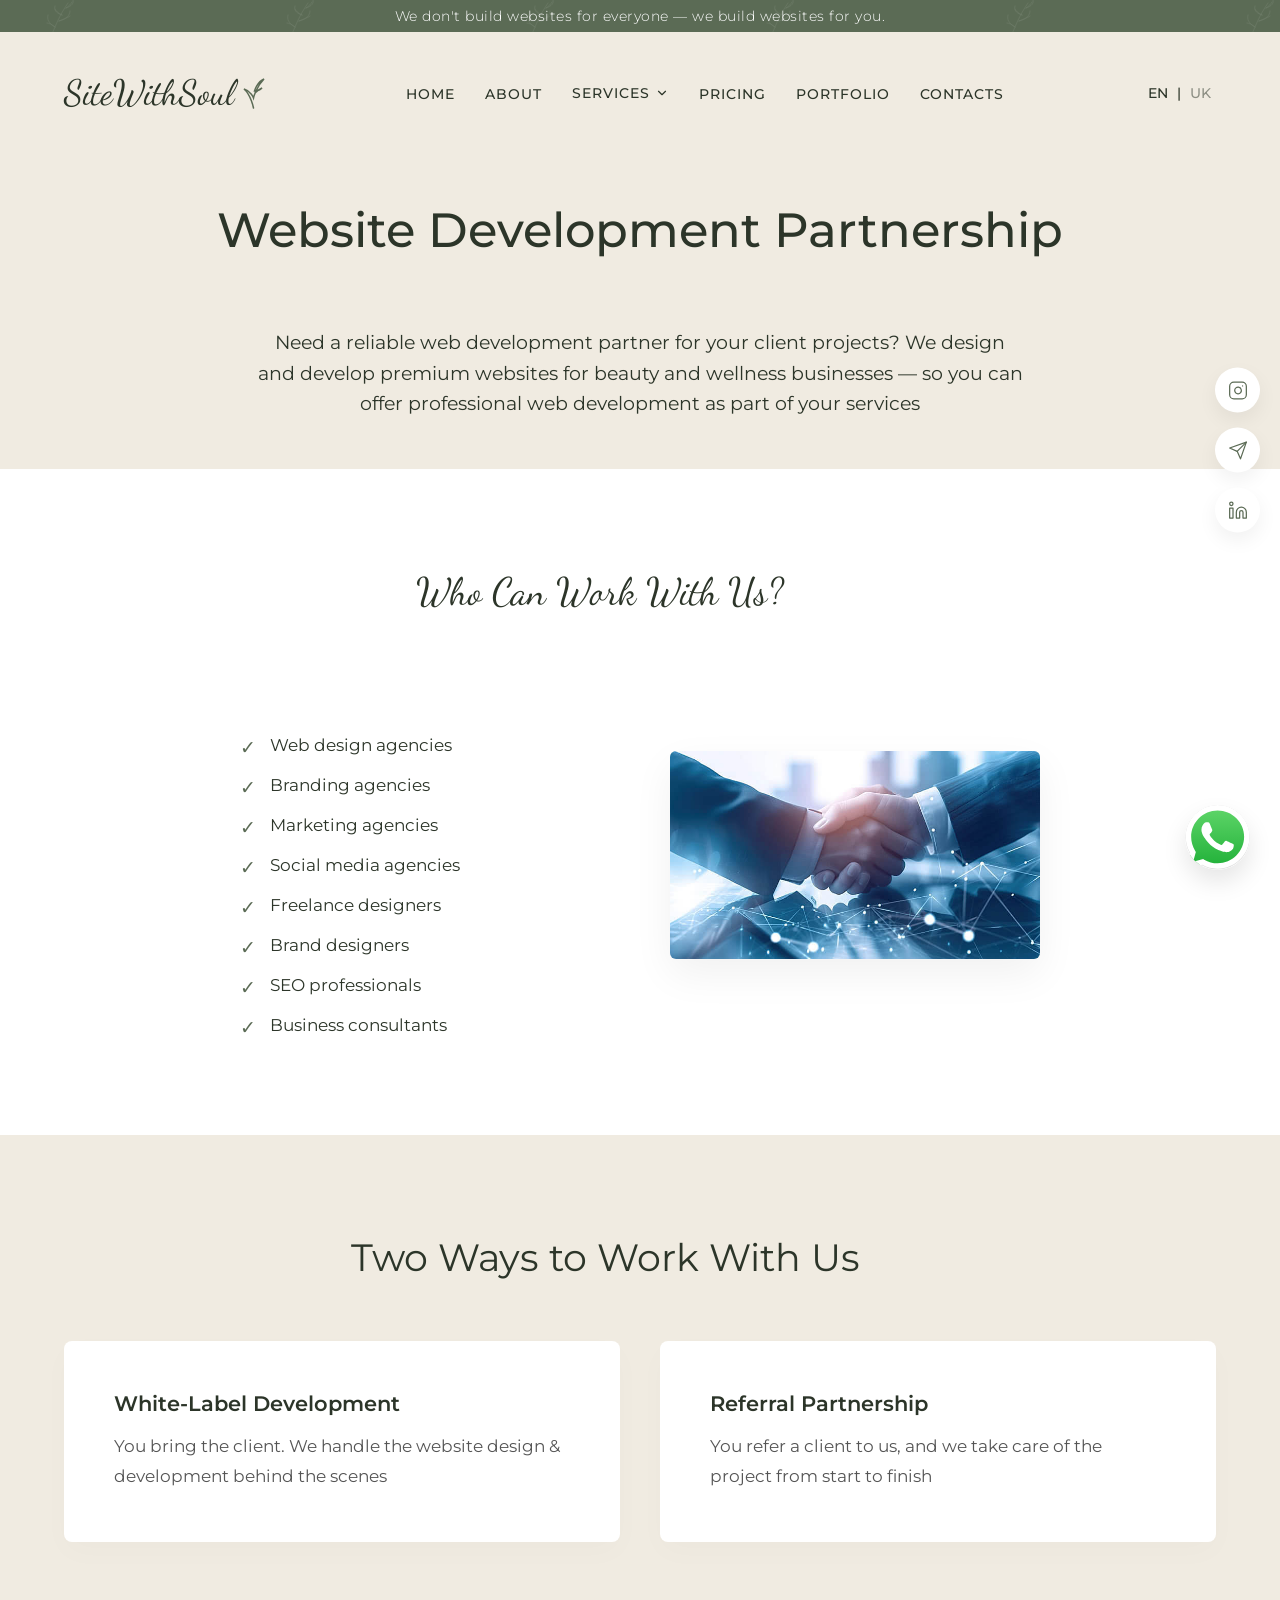
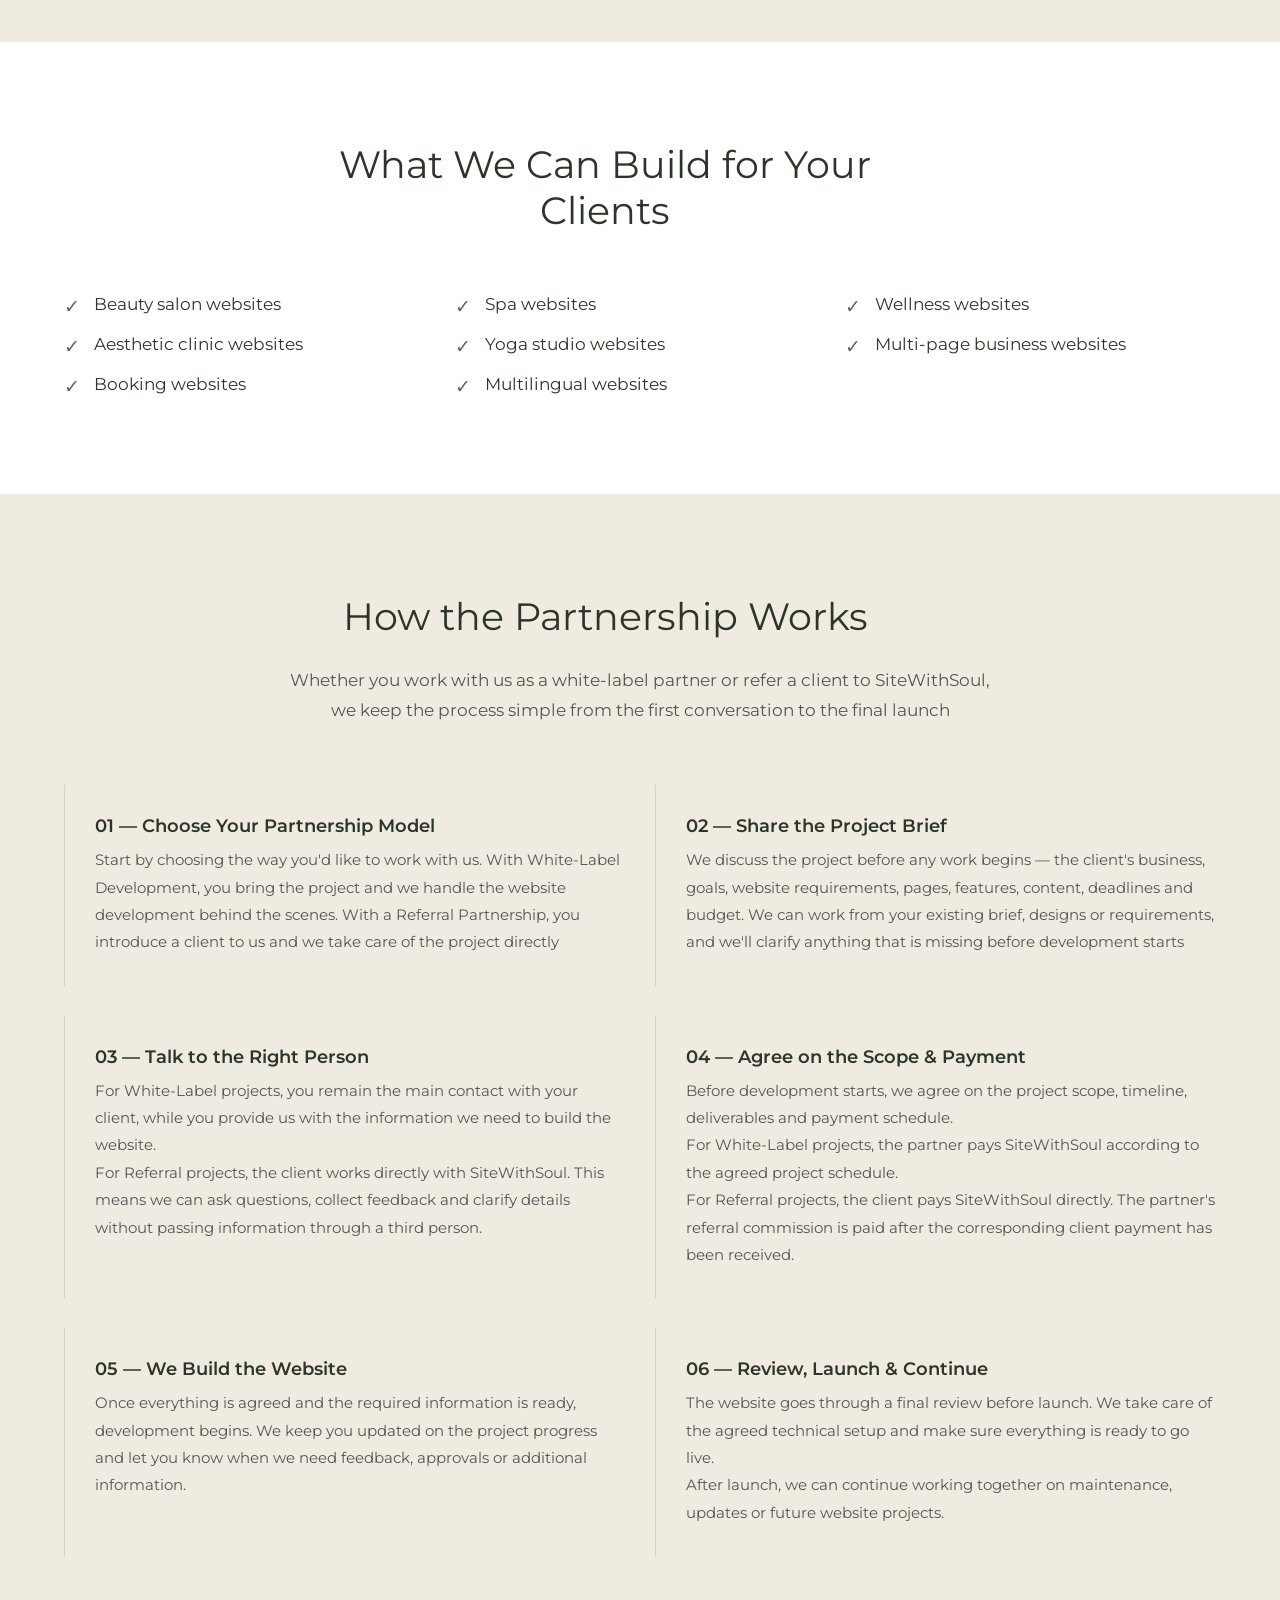
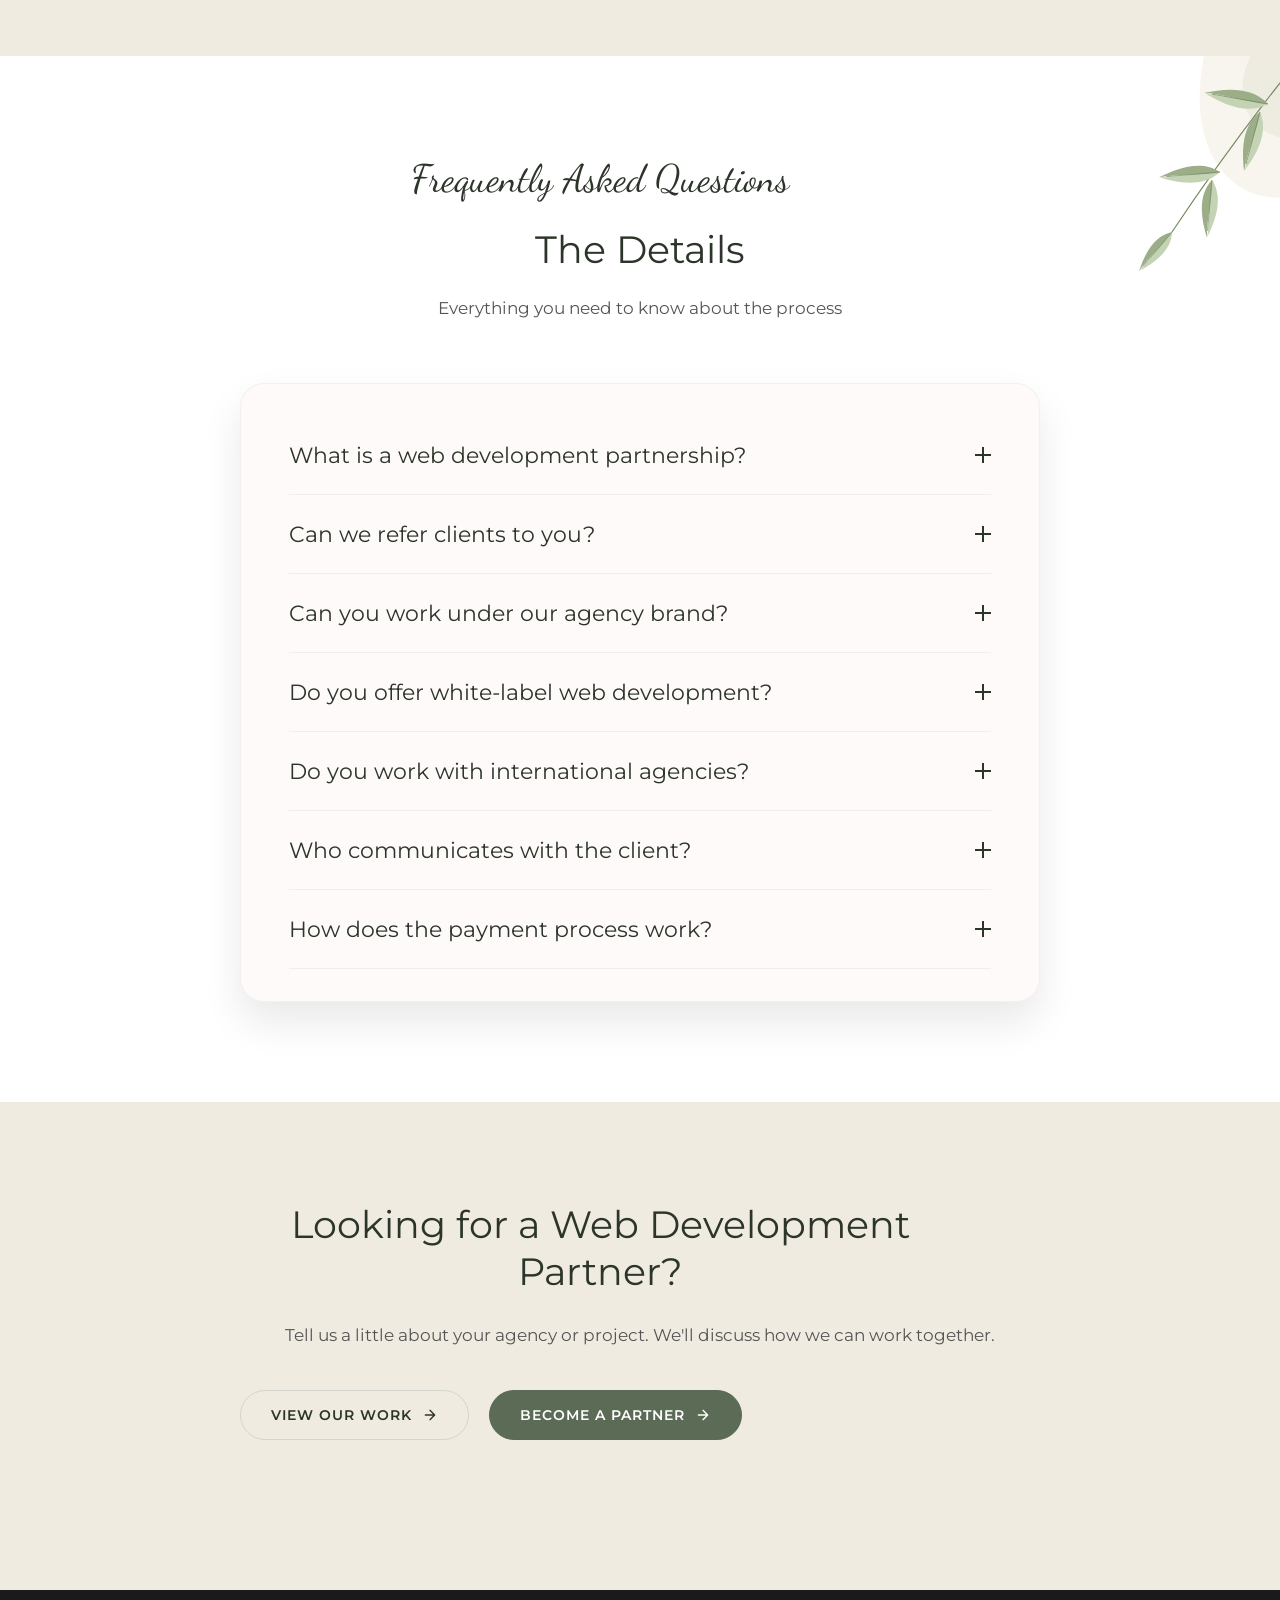
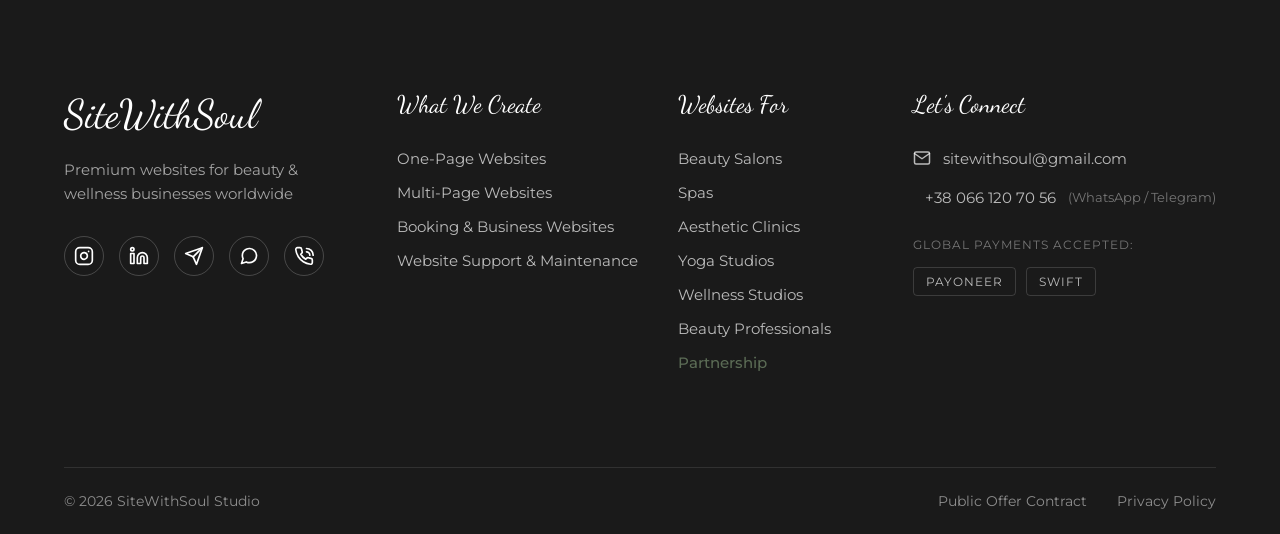
<file: partnership.html>
<!doctype html>
<html lang="en">
  <head>
    <meta charset="UTF-8" />
    <meta name="viewport" content="width=device-width, initial-scale=1.0" />
    <title>Web Development Partnership for Agencies | SiteWithSoul</title>
    <link rel="preconnect" href="https://fonts.googleapis.com" />
    <link rel="preconnect" href="https://fonts.gstatic.com" crossorigin />
    <link
      href="https://fonts.googleapis.com/css2?family=Dancing+Script:wght@400..700&family=Montserrat:ital,wght@0,100..900;1,100..900&display=swap"
      rel="stylesheet"
    />
    <link rel="stylesheet" href="assets/css/normalize.css" />
    <link rel="stylesheet" href="assets/css/style.css" />
  </head>
  <body>
    <div class="top-bar">
      We don't build websites for everyone — we build websites for you.
    </div>

    <header>
      <a href="index.html" class="logo">
        SiteWithSoul
        <!-- Эстетичная веточка -->
        <svg viewBox="0 0 24 32" xmlns="http://www.w3.org/2000/svg">
          <path
            d="M11.5,31 C11.5,31 9,18 2,12 C9,14 11.5,21 11.5,21 C11.5,21 14,10 22,2 C15,5 12.5,14 12.5,14 C12.5,14 17,14 20,11 C16,13 13,16 13,16"
            stroke="var(--accent)"
            stroke-width="1.5"
            fill="none"
            stroke-linecap="round"
          />
        </svg>
      </a>

      <ul class="nav-links">
        <li><a href="index.html">Home</a></li>
        <li><a href="index.html#about">About</a></li>
        <li class="has-dropdown">
          <a href="index.html#services" class="dropdown-toggle">
            Services
            <!-- Иконка стрелочки -->
            <svg viewBox="0 0 24 24" width="14" height="14">
              <path
                d="M6 9l6 6 6-6"
                stroke="currentColor"
                stroke-width="2"
                stroke-linecap="round"
                stroke-linejoin="round"
                fill="none"
              />
            </svg>
          </a>
          <!-- Само выпадающее меню -->
          <ul class="dropdown-menu">
            <li>
              <a class="dropdown__link" href="salons.html"
                >Beauty Salon Websites</a
              >
            </li>
            <li>
              <a class="dropdown__link" href="spa.html">Spa Websites</a>
            </li>
            <li>
              <a class="dropdown__link" href="clinics.html"
                >Aesthetic Clinic Websites</a
              >
            </li>
            <li>
              <a class="dropdown__link" href="yoga.html"
                >Yoga Studio Websites</a
              >
            </li>
            <li>
              <a class="dropdown__link" href="wellness.html"
                >Wellness Studio Websites</a
              >
            </li>
            <li>
              <a class="dropdown__link current-page" href="partnership.html"
                >Partnership</a
              >
            </li>
          </ul>
        </li>
        <li><a href="index.html#pricing">Pricing</a></li>
        <li><a href="index.html#portfolio">Portfolio</a></li>
        <li><a href="index.html#contacts">Contacts</a></li>
      </ul>

      <div class="header-actions">
        <div class="lang-switch">
          <a href="#" class="active">EN</a> | <a href="#">UK</a>
        </div>
        <div class="burger" id="burger">
          <div class="line1"></div>
          <div class="line2"></div>
          <div class="line3"></div>
        </div>
      </div>
    </header>
    <!-- Оверлей для затемнения -->
    <div class="menu-overlay" id="menuOverlay"></div>

    <!-- Боковое мобильное меню -->
    <div class="mobile-menu" id="mobileMenu">
      <div class="mobile-menu-header">
        <a href="index.html" class="logo">
          SiteWithSoul
          <svg viewBox="0 0 24 32" xmlns="http://www.w3.org/2000/svg">
            <path
              d="M11.5,31 C11.5,31 9,18 2,12 C9,14 11.5,21 11.5,21 C11.5,21 14,10 22,2 C15,5 12.5,14 12.5,14 C12.5,14 17,14 20,11 C16,13 13,16 13,16"
              stroke="var(--accent)"
              stroke-width="1.5"
              fill="none"
              stroke-linecap="round"
            />
          </svg>
        </a>
        <button class="close-menu" id="closeMenu">&times;</button>
      </div>

      <ul class="mobile-nav-links">
        <li><a href="index.html">Home</a></li>
        <li><a href="index.html#about">About</a></li>
        <!-- Мобильный Dropdown -->
        <li class="mobile-has-dropdown">
          <a
            href="index.html#services"
            class="mobile-dropdown-toggle"
            id="mobileDropdownBtn"
          >
            Services
            <svg viewBox="0 0 24 24" width="20" height="20">
              <path
                d="M6 9l6 6 6-6"
                stroke="currentColor"
                stroke-width="2"
                stroke-linecap="round"
                stroke-linejoin="round"
                fill="none"
              />
            </svg>
          </a>
          <ul class="mobile-dropdown-menu" id="mobileDropdownMenu">
            <li>
              <a href="salons.html" class="mobile-link"
                >Beauty Salon Websites</a
              >
            </li>
            <li>
              <a href="spa.html" class="mobile-link">Spa Websites</a>
            </li>
            <li>
              <a href="clinics.html" class="mobile-link"
                >Aesthetic Clinic Websites</a
              >
            </li>
            <li>
              <a href="yoga.html" class="mobile-link">Yoga Studio Websites</a>
            </li>
            <li>
              <a href="wellness.html" class="mobile-link"
                >Wellness Studio Websites</a
              >
            </li>
            <li>
              <a href="partnership.html" class="mobile-link current-page"
                >Partnership</a
              >
            </li>
          </ul>
        </li>
        <li><a href="index.html#pricing">Pricing</a></li>
        <li><a href="index.html#portfolio">Portfolio</a></li>
        <li><a href="index.html#contacts">Contacts</a></li>
      </ul>
      <div class="mobile-lang-switch">
        <a href="#" class="active">EN</a>
        <span class="divider">|</span>
        <a href="#">UK</a>
      </div>
      <div class="mobile-menu-footer">
        <!-- Используем те же классы, что и у кнопок на главном экране -->
        <button class="btn btn-primary" id="mobileStartProject">
          Become a Partner
          <svg viewBox="0 0 24 24">
            <path
              d="M5 12h14M12 5l7 7-7 7"
              stroke="currentColor"
              stroke-width="2"
              stroke-linecap="round"
              stroke-linejoin="round"
              fill="none"
            />
          </svg>
        </button>
      </div>
    </div>

    <!-- 1. ШАПКА СТРАНИЦЫ (Hero) -->
    <section class="niche-hero">
      <div class="container">
        <h1 class="niche-title">Website Development Partnership</h1>
        <p class="niche-subtitle">
          Need a reliable web development partner for your client projects? We
          design and develop premium websites for beauty and wellness businesses
          — so you can offer professional web development as part of your
          services
        </p>
      </div>
    </section>

    <main class="seo-landing">
      <!-- 2. INTRO: What Should a Website Do? -->
      <section class="seo-intro bg-white">
        <div class="container narrow-container">
          <h2 class="intro-title">Who Can Work With Us?</h2>
          <div class="intro-split-section">
            <!-- Левая колонка: Заголовок и текст -->

            <div class="intro-content">
              <ul class="features-grid__intro">
                <li>Web design agencies</li>
                <li>Branding agencies</li>
                <li>Marketing agencies</li>
                <li>Social media agencies</li>
                <li>Freelance designers</li>
                <li>Brand designers</li>
                <li>SEO professionals</li>
                <li>Business consultants</li>
              </ul>
              <!-- <p class="intro-text">
                Someone discovering your yoga studio online usually has a few
                simple questions:
              </p>

              <!-- Выделяем боли клиентов в элегантный блок-цитату -->
              <!-- <blockquote class="intro-quote">
                What classes do you offer? When are they? Who teaches them? How
                much does it cost? And how can I join?
              </blockquote>

              <p class="intro-text">
                Your website should answer these questions clearly and make the
                next step easy — whether that's booking a class, choosing a
                membership or contacting your studio.
              </p> -->
            </div>

            <!-- Правая колонка: Фотография -->
            <div class="intro-img-box">
              <img
                class="intro-img"
                src="/assets/img/partnership.jpg"
                alt="Beauty Salon Website Design"
              />
            </div>
          </div>
        </div>
      </section>

      <!-- 3. БЕНЕФИТЫ (2x2 Grid) -->
      <section class="seo-benefits bg-beige">
        <div class="container">
          <div class="section-header text-center">
            <h2>Two Ways to Work With Us</h2>
            <!-- <p>Help visitors understand what your studio offers</p> -->
          </div>

          <div class="grid-2x2">
            <div class="benefit-card">
              <h3>White-Label Development</h3>
              <p>
                You bring the client. We handle the website design & development
                behind the scenes
              </p>
            </div>
            <div class="benefit-card">
              <h3>Referral Partnership</h3>
              <p>
                You refer a client to us, and we take care of the project from
                start to finish
              </p>
            </div>
          </div>
        </div>
      </section>

      <!-- 4. CHECKLIST: Everything Your Salon Website Needs -->
      <section class="seo-features bg-white">
        <div class="container">
          <div class="section-header text-center">
            <h2>What We Can Build for Your Clients</h2>
          </div>
          <ul class="features-grid">
            <li>Beauty salon websites</li>
            <li>Spa websites</li>
            <li>Wellness websites</li>
            <li>Aesthetic clinic websites</li>
            <li>Yoga studio websites</li>
            <li>Multi-page business websites</li>
            <li>Booking websites</li>
            <li>Multilingual websites</li>
          </ul>
        </div>
      </section>

      <!-- 5. ТИПИЧНЫЕ ОШИБКИ (Экспертный блок) -->
      <section class="seo-problems bg-beige">
        <div class="container">
          <div class="section-header text-center">
            <h2>How the Partnership Works</h2>
            <p>
              Whether you work with us as a white-label partner or refer a
              client to SiteWithSoul, we keep the process simple from the first
              conversation to the final launch
            </p>
          </div>

          <div class="problems-grid">
            <div class="problem-item">
              <h4>01 — Choose Your Partnership Model</h4>
              <p>
                Start by choosing the way you'd like to work with us. With
                White-Label Development, you bring the project and we handle the
                website development behind the scenes. With a Referral
                Partnership, you introduce a client to us and we take care of
                the project directly
              </p>
            </div>
            <div class="problem-item">
              <h4>02 — Share the Project Brief</h4>
              <p>
                We discuss the project before any work begins — the client's
                business, goals, website requirements, pages, features, content,
                deadlines and budget. We can work from your existing brief,
                designs or requirements, and we'll clarify anything that is
                missing before development starts
              </p>
            </div>
            <div class="problem-item">
              <h4>03 — Talk to the Right Person</h4>
              <p>
                For White-Label projects, you remain the main contact with your
                client, while you provide us with the information we need to
                build the website.
              </p>
              <p>
                For Referral projects, the client works directly with
                SiteWithSoul. This means we can ask questions, collect feedback
                and clarify details without passing information through a third
                person.
              </p>
            </div>
            <div class="problem-item">
              <h4>04 — Agree on the Scope & Payment</h4>
              <p>
                Before development starts, we agree on the project scope,
                timeline, deliverables and payment schedule.
              </p>
              <p>
                For White-Label projects, the partner pays SiteWithSoul
                according to the agreed project schedule.
              </p>
              <p>
                For Referral projects, the client pays SiteWithSoul directly.
                The partner's referral commission is paid after the
                corresponding client payment has been received.
              </p>
            </div>
            <div class="problem-item">
              <h4>05 — We Build the Website</h4>
              <p>
                Once everything is agreed and the required information is ready,
                development begins. We keep you updated on the project progress
                and let you know when we need feedback, approvals or additional
                information.
              </p>
            </div>
            <div class="problem-item">
              <h4>06 — Review, Launch & Continue</h4>
              <p>
                The website goes through a final review before launch. We take
                care of the agreed technical setup and make sure everything is
                ready to go live.
              </p>
              <p>
                After launch, we can continue working together on maintenance,
                updates or future website projects.
              </p>
            </div>
          </div>
        </div>
      </section>

      <!-- 6. ТРИ СТОЛПА: Booking, Design, SEO -->
      <!-- <section class="seo-pillars bg-white">
        <div class="container">
          <h2 class="pillars-title">From First Visit to First Class</h2>
          <div class="pillars-grid">
            <div class="pillar-box">
              <h3>Help Them Find the Right Class</h3>
              <p>
                Make your classes, styles, levels and schedule easy to
                understand so new students know where to begin
              </p>
            </div>

            <div class="pillar-box">
              <h3>Make Joining Simple</h3>
              <p>
                Present your memberships, passes and introductory offers clearly
                and connect visitors directly to your booking system
              </p>
            </div>

            <div class="pillar-box">
              <h3>Build a Sense of Community</h3>
              <p>
                Show your instructors, studio and students so visitors can get a
                feel for your community before they walk through the door
              </p>
            </div>
          </div>
        </div>
      </section> -->
      <section class="faq-section" id="faq">
        <svg
          class="process-branch__faq"
          viewBox="0 0 250 300"
          xmlns="http://www.w3.org/2000/svg"
        >
          <defs>
            <!-- Шаблон листа -->
            <g id="process-leaf">
              <!-- Светлая половина -->
              <path
                d="M 0,0 C 25,-20 60,-10 85,0 C 60,-3 25,3 0,0 Z"
                fill="#C5D3B5"
              />
              <!-- Темная половина -->
              <path
                d="M 0,0 C 25,20 60,10 85,0 C 60,3 25,-3 0,0 Z"
                fill="#9CAE88"
              />
              <!-- Прожилка -->
              <path
                d="M 0,0 Q 35,0 75,0"
                stroke="#778A64"
                stroke-width="1"
                fill="none"
              />
            </g>
          </defs>

          <!-- Акварельное фоновое пятно -->
          <path
            d="M -50,150 C 50,80 150,150 120,300 C -20,350 -100,250 -50,150 Z"
            fill="#F5F3EA"
            opacity="0.8"
          />
          <path
            d="M -20,200 C 60,180 100,250 50,320 C -40,320 -60,250 -20,200 Z"
            fill="#EAE5D9"
            opacity="0.6"
          />

          <!-- Стебель (растет из левого нижнего угла вверх и вправо) -->
          <path
            d="M -10,310 Q 80,200 160,80"
            stroke="#778A64"
            stroke-width="1.5"
            fill="none"
            stroke-linecap="round"
          />

          <!-- Листья -->
          <!-- Нижние -->
          <use
            href="#process-leaf"
            transform="translate(40, 240) rotate(10) scale(0.95)"
          />
          <use
            href="#process-leaf"
            transform="translate(50, 230) rotate(-75) scale(0.9)"
          />

          <!-- Средние (как на картинке) -->
          <use
            href="#process-leaf"
            transform="translate(100, 155) rotate(-5) scale(0.9)"
          />
          <use
            href="#process-leaf"
            transform="translate(110, 145) rotate(-85) scale(0.85)"
          />

          <!-- Самый верхний кончик -->
          <use
            href="#process-leaf"
            transform="translate(160, 80) rotate(-50) scale(0.75)"
          />
        </svg>
        <div class="container faq-container">
          <!-- Заголовок секции -->
          <div class="faq-header">
            <h2 class="faq-title">Frequently Asked Questions</h2>
            <span class="faq-description faq-description__partnership"
              >The Details</span
            >
            <p class="faq-subtitle">
              Everything you need to know about the process
            </p>
          </div>

          <!-- Аккордеон с вопросами -->
          <div class="faq-accordion">
            <!-- Вопрос 1 -->
            <div class="faq-item">
              <button class="faq-question">
                What is a web development partnership?
                <span class="faq-icon"></span>
              </button>
              <div class="faq-answer">
                <div class="faq-answer-inner">
                  A web development partnership allows agencies, designers and
                  other professionals to work with SiteWithSoul on website
                  projects for their clients. You can either outsource website
                  design and development to us through a white-label partnership
                  or refer clients to SiteWithSoul and receive a referral
                  commission. We handle the website development while you choose
                  the partnership model that works best for your business.
                </div>
              </div>
            </div>

            <!-- Вопрос 2 -->
            <div class="faq-item">
              <button class="faq-question">
                Can we refer clients to you?
                <span class="faq-icon"></span>
              </button>
              <div class="faq-answer">
                <div class="faq-answer-inner">
                  Yes. Our referral partnership is designed for agencies,
                  freelancers, designers, marketers and other professionals who
                  have clients looking for professional website design and
                  development. You introduce the client to SiteWithSoul, and we
                  take care of the project directly — from discussing the
                  requirements and preparing the scope to developing and
                  launching the website. The referral commission and payment
                  terms are agreed before the project begins.
                </div>
              </div>
            </div>

            <!-- Вопрос 3 -->
            <div class="faq-item">
              <button class="faq-question">
                Can you work under our agency brand?
                <span class="faq-icon"></span>
              </button>
              <div class="faq-answer">
                <div class="faq-answer-inner">
                  Yes. With our white-label web development partnership,
                  SiteWithSoul can work behind the scenes while your agency
                  remains the client's main point of contact. You can offer
                  website design and development as part of your own agency
                  services without building an in-house development team. We
                  handle the development for you.
                </div>
              </div>
            </div>

            <!-- Вопрос 4 -->
            <div class="faq-item">
              <button class="faq-question">
                Do you offer white-label web development?
                <span class="faq-icon"></span>
              </button>
              <div class="faq-answer">
                <div class="faq-answer-inner">
                  Yes. We offer white-label website design and development for
                  agencies, design studios, marketing agencies and freelancers
                  who need a reliable development partner. You bring the project
                  and manage your client relationship, while we handle the
                  agreed design and development work behind the scenes. This
                  allows you to expand your services, take on more website
                  projects and offer professional web development without hiring
                  additional developers.
                </div>
              </div>
            </div>

            <!-- Вопрос 5 -->
            <div class="faq-item">
              <button class="faq-question">
                Do you work with international agencies?
                <span class="faq-icon"></span>
              </button>
              <div class="faq-answer">
                <div class="faq-answer-inner">
                  Yes. SiteWithSoul works with international agencies,
                  freelancers and businesses remotely. We can collaborate with
                  partners in different countries and manage projects online
                  from the initial brief through development and launch. Project
                  communication, timelines, deliverables and payment terms are
                  agreed before development begins, so both sides know exactly
                  how the project will work.
                </div>
              </div>
            </div>

            <!-- Вопрос 6 -->
            <div class="faq-item">
              <button class="faq-question">
                Who communicates with the client?
                <span class="faq-icon"></span>
              </button>
              <div class="faq-answer">
                <div class="faq-answer-inner">
                  For white-label projects, the partner remains the main point
                  of contact with the client. However, when we need technical
                  information or clarification directly from the client, we can
                  communicate with them to avoid unnecessary back-and-forth and
                  keep the project moving. For referral projects, the client
                  works directly with SiteWithSoul. We handle the project
                  communication, requirements, feedback and development from
                  start to finish.
                </div>
              </div>
            </div>

            <!-- Вопрос 7 -->
            <div class="faq-item">
              <button class="faq-question">
                How does the payment process work?
                <span class="faq-icon"></span>
              </button>
              <div class="faq-answer">
                <div class="faq-answer-inner">
                  The payment process depends on the partnership model. For
                  white-label web development, the partner pays SiteWithSoul
                  according to the agreed project payment schedule. The payment
                  schedule, project scope and deliverables are confirmed before
                  development begins. For referral partnerships, the client pays
                  SiteWithSoul directly. The partner's referral commission is
                  agreed before the project starts and is paid after the
                  corresponding client payment has been received. International
                  payment options are discussed and agreed with each partner
                  before the project begins.
                </div>
              </div>
            </div>
          </div>
        </div>
      </section>
      <!-- 7. FINAL CTA -->
      <section class="seo-final-cta bg-beige text-center">
        <div class="container narrow-container">
          <h2>Looking for a Web Development Partner?</h2>
          <p>
            Tell us a little about your agency or project. We'll discuss how we
            can work together.
          </p>
          <div class="hero-buttons hero-buttons__partner">
            <a href="index.html#portfolio" class="btn btn-secondary">
              View Our Work
              <svg viewBox="0 0 24 24">
                <path
                  d="M5 12h14M12 5l7 7-7 7"
                  stroke="currentColor"
                  stroke-width="2"
                  stroke-linecap="round"
                  stroke-linejoin="round"
                  fill="none"
                />
              </svg>
            </a>
            <button class="btn btn-primary" id="openModal">
              Become a partner
              <svg viewBox="0 0 24 24">
                <path
                  d="M5 12h14M12 5l7 7-7 7"
                  stroke="currentColor"
                  stroke-width="2"
                  stroke-linecap="round"
                  stroke-linejoin="round"
                  fill="none"
                />
              </svg>
            </button>
          </div>
        </div>
      </section>
    </main>

    <footer class="site-footer">
      <div class="container footer-grid">
        <!-- Колонка 1: Бренд и Соцсети -->
        <div class="footer-col brand-col">
          <!-- Твой логотип (текстом или картинкой) -->
          <a href="index.html" class="footer-logo">SiteWithSoul</a>
          <p class="footer-desc">
            Premium websites for beauty & wellness businesses worldwide
          </p>

          <!-- Соцсети -->
          <div class="social-links">
            <a
              href="https://www.instagram.com/berzina_web_dev/"
              target="_blank"
              aria-label="Instagram"
            >
              <svg
                viewBox="0 0 24 24"
                width="20"
                height="20"
                stroke="currentColor"
                stroke-width="2"
                fill="none"
                stroke-linecap="round"
                stroke-linejoin="round"
              >
                <rect x="2" y="2" width="20" height="20" rx="5" ry="5"></rect>
                <path
                  d="M16 11.37A4 4 0 1 1 12.63 8 4 4 0 0 1 16 11.37z"
                ></path>
                <line x1="17.5" y1="6.5" x2="17.51" y2="6.5"></line>
              </svg>
            </a>
            <a
              href="https://www.linkedin.com/in/olena-berzina-284233257/"
              target="_blank"
              aria-label="LinkedIn"
            >
              <svg
                viewBox="0 0 24 24"
                width="20"
                height="20"
                stroke="currentColor"
                stroke-width="2"
                fill="none"
                stroke-linecap="round"
                stroke-linejoin="round"
              >
                <path
                  d="M16 8a6 6 0 0 1 6 6v7h-4v-7a2 2 0 0 0-2-2 2 2 0 0 0-2 2v7h-4v-7a6 6 0 0 1 6-6z"
                ></path>
                <rect x="2" y="9" width="4" height="12"></rect>
                <circle cx="4" cy="4" r="2"></circle>
              </svg>
            </a>
            <a
              href="https://t.me/sitewithsoul"
              target="_blank"
              aria-label="Telegram"
            >
              <svg
                viewBox="0 0 24 24"
                width="20"
                height="20"
                stroke="currentColor"
                stroke-width="2"
                fill="none"
                stroke-linecap="round"
                stroke-linejoin="round"
              >
                <line x1="22" y1="2" x2="11" y2="13"></line>
                <polygon points="22 2 15 22 11 13 2 9 22 2"></polygon>
              </svg>
            </a>
            <a
              href="https://wa.me/+380661207056"
              target="_blank"
              aria-label="WhatsApp"
            >
              <svg
                viewBox="0 0 24 24"
                width="20"
                height="20"
                stroke="currentColor"
                stroke-width="2"
                fill="none"
                stroke-linecap="round"
                stroke-linejoin="round"
              >
                <path
                  d="M21 11.5a8.38 8.38 0 0 1-.9 3.8 8.5 8.5 0 0 1-7.6 4.7 8.38 8.38 0 0 1-3.8-.9L3 21l1.9-5.7a8.38 8.38 0 0 1-.9-3.8 8.5 8.5 0 0 1 4.7-7.6 8.38 8.38 0 0 1 3.8-.9h.5a8.48 8.48 0 0 1 8 8v.5z"
                ></path>
              </svg>
            </a>
            <a
              href="viber://chat?number=+380661207056"
              target="_blank"
              aria-label="Viber"
            >
              <svg
                viewBox="0 0 24 24"
                width="20"
                height="20"
                stroke="currentColor"
                stroke-width="2"
                fill="none"
                stroke-linecap="round"
                stroke-linejoin="round"
              >
                <path
                  d="M22 16.92v3a2 2 0 0 1-2.18 2 19.79 19.79 0 0 1-8.63-3.07 19.5 19.5 0 0 1-6-6 19.79 19.79 0 0 1-3.07-8.67A2 2 0 0 1 4.11 2h3a2 2 0 0 1 2 1.72 12.84 12.84 0 0 0 .7 2.81 2 2 0 0 1-.45 2.11L8.09 9.91a16 16 0 0 0 6 6l1.27-1.27a2 2 0 0 1 2.11-.45 12.84 12.84 0 0 0 2.81.7A2 2 0 0 1 22 16.92z"
                ></path>
                <path d="M15 7a4 4 0 0 1 4 4"></path>
                <path d="M15 3a8 8 0 0 1 8 8"></path>
              </svg>
            </a>
          </div>
        </div>

        <!-- Колонка 2: Экспертиза (Страницы) -->
        <div class="footer-col links-col">
          <h4 class="footer-heading">What We Create</h4>
          <ul class="footer-menu">
            <li><a href="index.html#portfolio">One-Page Websites</a></li>
            <li><a href="index.html#portfolio">Multi-Page Websites</a></li>
            <li>
              <a href="index.html#portfolio">Booking & Business Websites</a>
            </li>
            <li>
              <a href="index.html#portfolio">Website Support & Maintenance</a>
            </li>
          </ul>
        </div>
        <!-- Колонка 3: НОВЫЙ БЛОК (Ниши) -->
        <div class="footer-col links-col">
          <h4 class="footer-heading">Websites For</h4>
          <ul class="footer-menu">
            <li><a href="salons.html">Beauty Salons</a></li>
            <li><a href="spa.html">Spas</a></li>
            <li><a href="clinics.html">Aesthetic Clinics</a></li>
            <li><a href="yoga.html">Yoga Studios</a></li>
            <li><a href="wellness.html">Wellness Studios</a></li>
            <li><a href="index.html#contacts">Beauty Professionals</a></li>
            <li><a class="current-page" href="#">Partnership</a></li>
          </ul>
        </div>

        <!-- Колонка 3: Контакты и Оплата -->
        <div class="footer-col contact-col">
          <h4 class="footer-heading">Let's Connect</h4>

          <a href="mailto:sitewithsoul@gmail.com" class="footer-contact-link">
            <svg
              viewBox="0 0 24 24"
              width="18"
              height="18"
              stroke="currentColor"
              stroke-width="2"
              fill="none"
              stroke-linecap="round"
              stroke-linejoin="round"
            >
              <path
                d="M4 4h16c1.1 0 2 .9 2 2v12c0 1.1-.9 2-2 2H4c-1.1 0-2-.9-2-2V6c0-1.1.9-2 2-2z"
              ></path>
              <polyline points="22,6 12,13 2,6"></polyline>
            </svg>
            sitewithsoul@gmail.com
          </a>

          <a
            href="https://wa.me/380661207056"
            target="_blank"
            class="footer-contact-link"
          >
            <svg
              viewBox="0 0 24 24"
              width="18"
              height="18"
              stroke="currentColor"
              stroke-width="2"
              fill="none"
              stroke-linecap="round"
              stroke-linejoin="round"
            >
              <path
                d="M22 16.92v3a2 2 0 0 1-2.18 2 19.79 19.79 0 0 1-8.63-3.07 19.5 19.5 0 0 1-6-6 19.79 19.79 0 0 1-3.07-8.67A2 2 0 0 1 4.11 2h3a2 2 0 0 1 2 1.72 12.84 12.84 0 0 0 .7 2.81 2 2 0 0 1-.45 2.11L8.09 9.91a16 16 0 0 0 6 6l1.27-1.27a2 2 0 0 1 2.11-.45 12.84 12.84 0 0 0 2.81.7A2 2 0 0 1 22 16.92z"
              ></path>
            </svg>
            +38 066 120 70 56
            <span class="contact-note">(WhatsApp / Telegram)</span>
          </a>

          <div class="payment-methods">
            <span class="payment-label">Global Payments Accepted:</span>
            <div class="payment-icons">
              <!-- Здесь можно вставить SVG логотипа Payoneer, пока пишем текстом для стиля -->
              <span class="pay-badge">Payoneer</span>
              <span class="pay-badge">SWIFT</span>
            </div>
          </div>
        </div>
      </div>

      <!-- Самая нижняя полоса: Копирайт и Документы -->
      <div class="footer-bottom">
        <div class="container bottom-container">
          <p class="copyright">
            © <span id="currentYear">2026</span> SiteWithSoul Studio
          </p>
          <div class="legal-links">
            <a href="offer.html">Public Offer Contract</a>
            <a href="policy.html">Privacy Policy</a>
          </div>
        </div>
      </div>
    </footer>
    <!-- Modal -->
    <div class="modal-overlay" id="userNameModal">
      <div class="modal-content">
        <button class="close-btn" id="closeModal">&times;</button>
        <h3>Start Your Project</h3>
        <form action="#" method="POST" id="contactForm">
          <div class="form-group">
            <input type="text" name="name" placeholder="Your Name" required />
          </div>
          <div class="form-group">
            <input
              type="tel"
              name="tel"
              placeholder="WhatsApp Number"
              required
            />
          </div>
          <div class="form-group">
            <select name="business_type" required>
              <option value="" disabled selected>Select Business Type</option>
              <option value="salon">Beauty Salon</option>
              <option value="spa">Spa / Wellness Studio</option>
              <option value="clinic">Aesthetic Clinic</option>
              <option value="other">Other</option>
            </select>
          </div>
          <button type="submit" class="btn btn-primary submit-btn">
            Send Request
            <svg viewBox="0 0 24 24">
              <path
                d="M5 12h14M12 5l7 7-7 7"
                stroke="currentColor"
                stroke-width="2"
                stroke-linecap="round"
                stroke-linejoin="round"
                fill="none"
              />
            </svg>
          </button>
        </form>
      </div>
    </div>
    <!-- Вертикальный блок социальных сетей -->
    <div class="floating-socials">
      <a
        href="https://www.instagram.com/berzina_web_dev/"
        aria-label="Instagram"
      >
        <svg
          viewBox="0 0 24 24"
          fill="none"
          stroke="currentColor"
          stroke-width="1.5"
          stroke-linecap="round"
          stroke-linejoin="round"
        >
          <rect x="2" y="2" width="20" height="20" rx="5" ry="5"></rect>
          <path d="M16 11.37A4 4 0 1 1 12.63 8 4 4 0 0 1 16 11.37z"></path>
          <line x1="17.5" y1="6.5" x2="17.51" y2="6.5"></line>
        </svg>
      </a>
      <a href="https://t.me/sitewithsoul" aria-label="Telegram">
        <svg
          viewBox="0 0 24 24"
          fill="none"
          stroke="currentColor"
          stroke-width="1.5"
          stroke-linecap="round"
          stroke-linejoin="round"
        >
          <line x1="22" y1="2" x2="11" y2="13"></line>
          <polygon points="22 2 15 22 11 13 2 9 22 2"></polygon>
        </svg>
      </a>
      <a
        href="https://www.linkedin.com/in/olena-berzina-284233257/"
        aria-label="LinkedIn"
      >
        <svg
          viewBox="0 0 24 24"
          fill="none"
          stroke="currentColor"
          stroke-width="1.5"
          stroke-linecap="round"
          stroke-linejoin="round"
        >
          <path
            d="M16 8a6 6 0 0 1 6 6v7h-4v-7a2 2 0 0 0-4 0v7h-4v-7a6 6 0 0 1 6-6z"
          ></path>
          <rect x="2" y="9" width="4" height="12"></rect>
          <circle cx="4" cy="4" r="2"></circle>
        </svg>
      </a>
    </div>

    <!-- Плавающая кнопка WhatsApp -->
    <a
      href="https://wa.me/https://wa.me/+380661207056"
      class="floating-whatsapp"
      target="_blank"
      aria-label="Chat on WhatsApp"
    >
      <!-- Сюда вставишь путь к своей картинке WhatsApp -->
      <img src="assets/img/whatsapp-svgrepo-com.svg" alt="WhatsApp" />
    </a>
    <script src="assets/js/main.js"></script>
  </body>
</html>
</file>
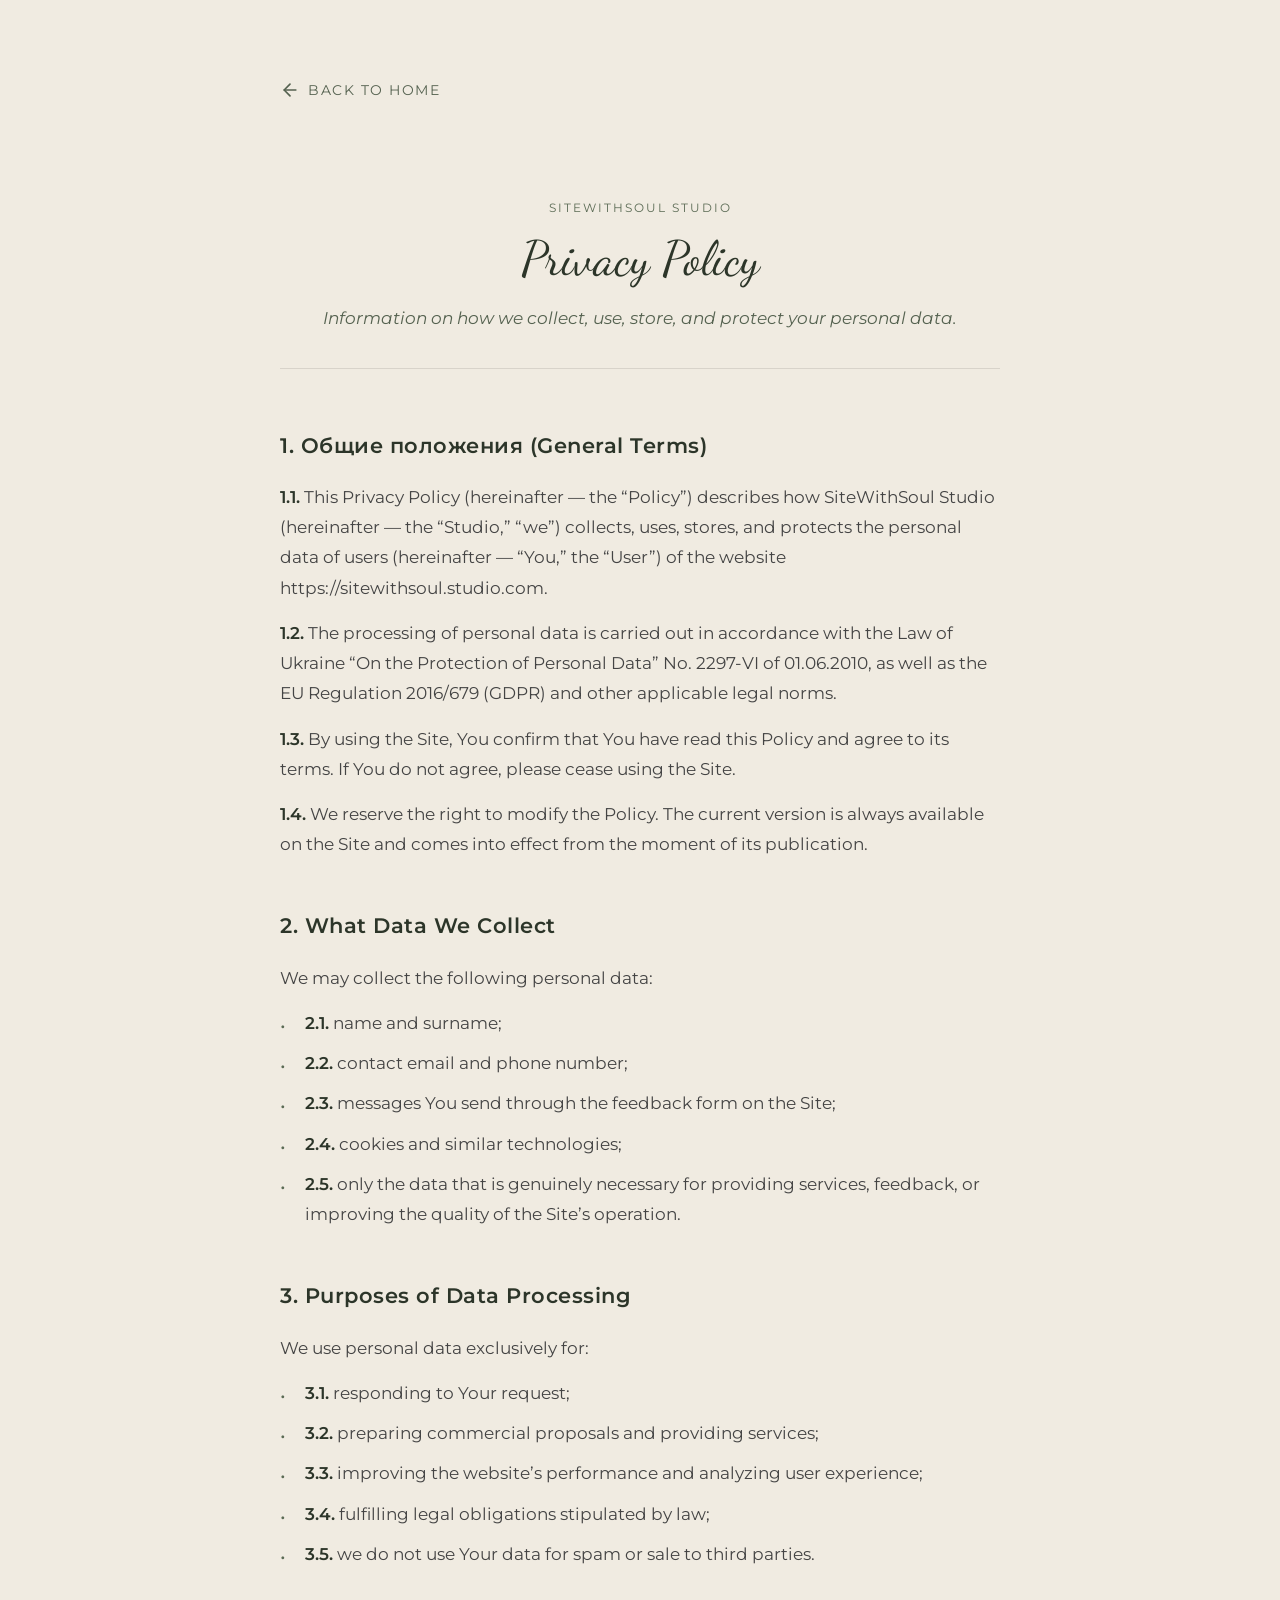
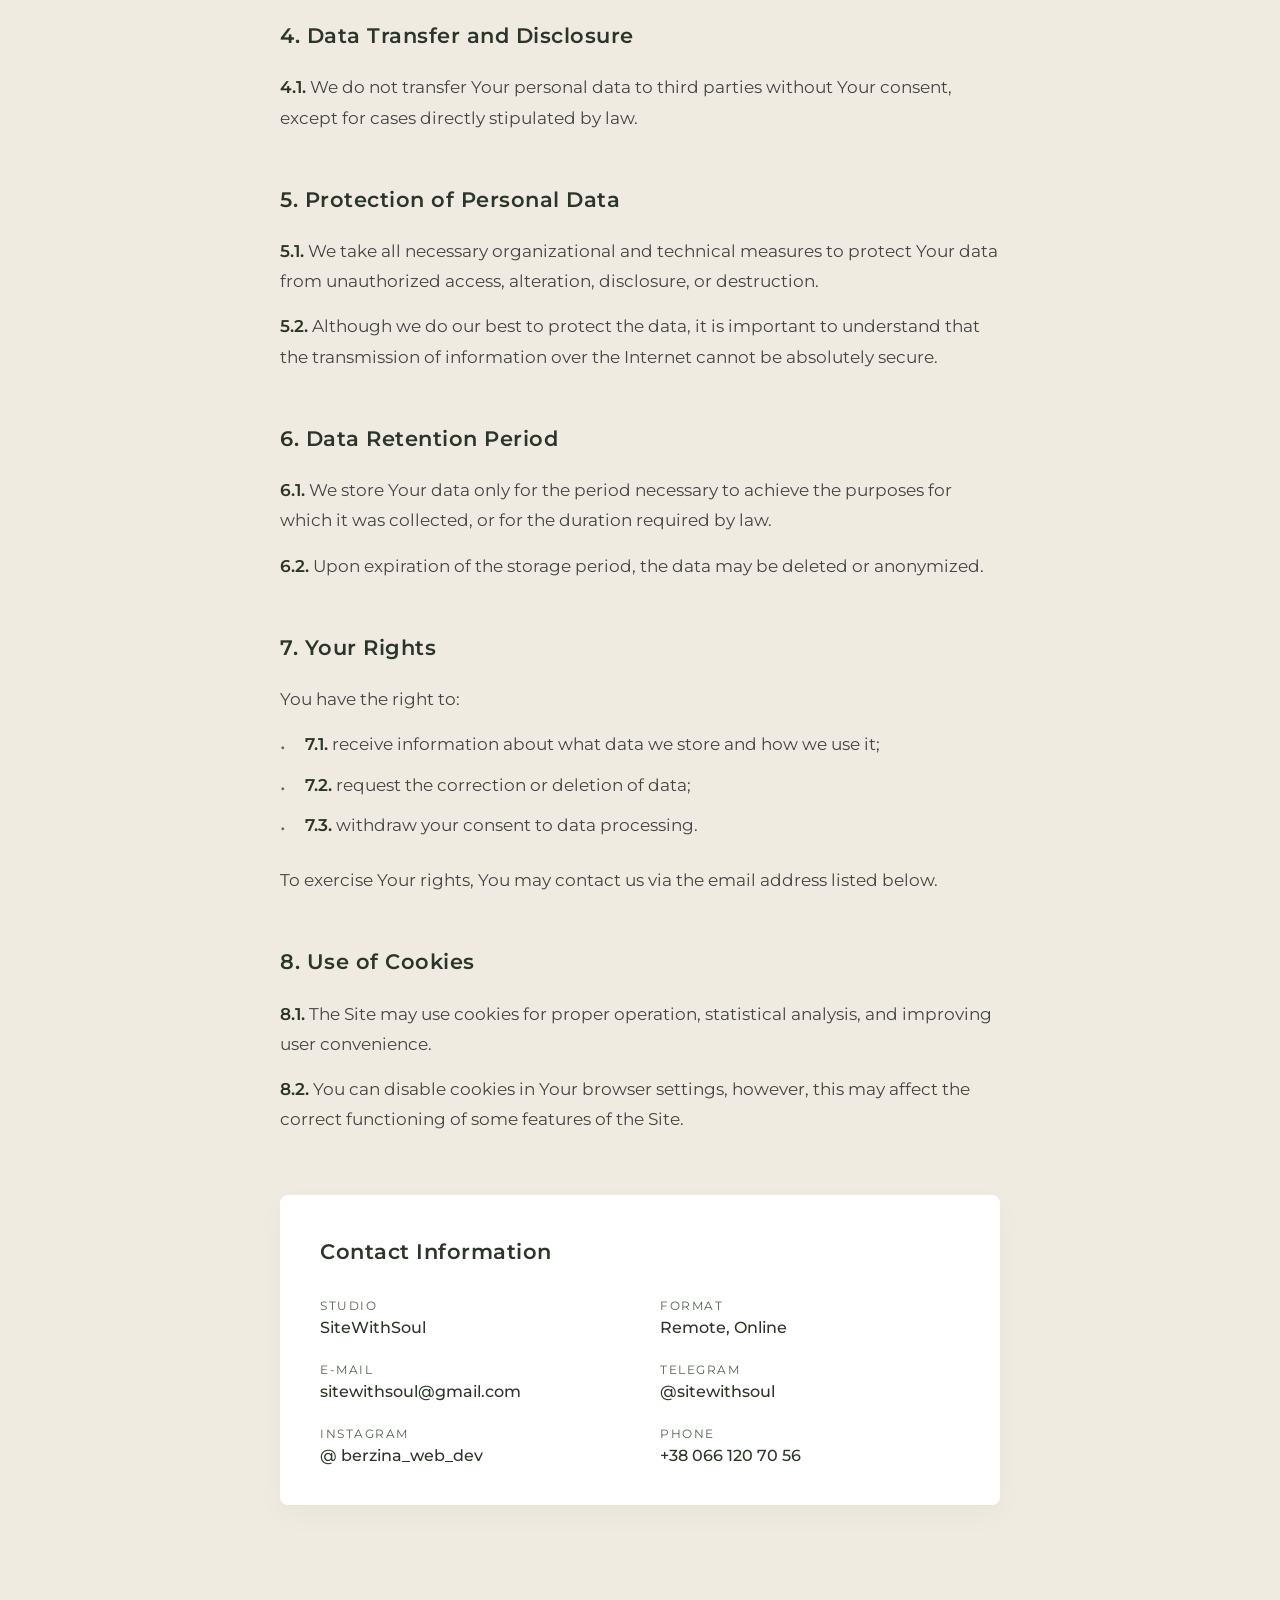
<file: policy.html>
<!doctype html>
<html lang="en">
  <head>
    <meta charset="UTF-8" />
    <meta name="viewport" content="width=device-width, initial-scale=1.0" />
    <title>Privacy Policy | SiteWithSoul Studio</title>

    <link rel="preconnect" href="https://fonts.googleapis.com" />
    <link rel="preconnect" href="https://fonts.gstatic.com" crossorigin />
    <link
      href="https://fonts.googleapis.com/css2?family=Dancing+Script:wght@400..700&family=Montserrat:ital,wght@0,100..900;1,100..900&display=swap"
      rel="stylesheet"
    />
    <link rel="stylesheet" href="assets/css/normalize.css" />
    <link rel="stylesheet" href="assets/css/style.css" />
  </head>
  <body class="legal-page">
    <main class="legal-section">
      <div class="legal-container">
        <!-- Кнопка возврата -->
        <a href="index.html" class="legal-back-link">
          <svg
            viewBox="0 0 24 24"
            width="20"
            height="20"
            stroke="currentColor"
            stroke-width="2"
            fill="none"
            stroke-linecap="round"
            stroke-linejoin="round"
          >
            <line x1="19" y1="12" x2="5" y2="12"></line>
            <polyline points="12 19 5 12 12 5"></polyline>
          </svg>
          Back to Home
        </a>

        <!-- Шапка документа -->
        <header class="legal-header">
          <span class="legal-label">SiteWithSoul Studio</span>
          <h1 class="legal-title">Privacy Policy</h1>
          <p class="legal-subtitle">
            Information on how we collect, use, store, and protect your personal
            data.
          </p>
        </header>

        <!-- Основной текст документа -->
        <article class="legal-content">
          <div class="legal-block">
            <h2>1. Общие положения (General Terms)</h2>
            <p>
              <strong>1.1.</strong> This Privacy Policy (hereinafter — the
              “Policy”) describes how SiteWithSoul Studio (hereinafter — the
              “Studio,” “we”) collects, uses, stores, and protects the personal
              data of users (hereinafter — “You,” the “User”) of the website
              https://sitewithsoul.studio.com.
            </p>
            <p>
              <strong>1.2.</strong> The processing of personal data is carried
              out in accordance with the Law of Ukraine “On the Protection of
              Personal Data” No. 2297-VI of 01.06.2010, as well as the EU
              Regulation 2016/679 (GDPR) and other applicable legal norms.
            </p>
            <p>
              <strong>1.3.</strong> By using the Site, You confirm that You have
              read this Policy and agree to its terms. If You do not agree,
              please cease using the Site.
            </p>
            <p>
              <strong>1.4.</strong> We reserve the right to modify the Policy.
              The current version is always available on the Site and comes into
              effect from the moment of its publication.
            </p>
          </div>

          <div class="legal-block">
            <h2>2. What Data We Collect</h2>
            <p>We may collect the following personal data:</p>
            <ul class="legal-list">
              <li><strong>2.1.</strong> name and surname;</li>
              <li><strong>2.2.</strong> contact email and phone number;</li>
              <li>
                <strong>2.3.</strong> messages You send through the feedback
                form on the Site;
              </li>
              <li><strong>2.4.</strong> cookies and similar technologies;</li>
              <li>
                <strong>2.5.</strong> only the data that is genuinely necessary
                for providing services, feedback, or improving the quality of
                the Site’s operation.
              </li>
            </ul>
          </div>

          <div class="legal-block">
            <h2>3. Purposes of Data Processing</h2>
            <p>We use personal data exclusively for:</p>
            <ul class="legal-list">
              <li><strong>3.1.</strong> responding to Your request;</li>
              <li>
                <strong>3.2.</strong> preparing commercial proposals and
                providing services;
              </li>
              <li>
                <strong>3.3.</strong> improving the website’s performance and
                analyzing user experience;
              </li>
              <li>
                <strong>3.4.</strong> fulfilling legal obligations stipulated by
                law;
              </li>
              <li>
                <strong>3.5.</strong> we do not use Your data for spam or sale
                to third parties.
              </li>
            </ul>
          </div>

          <div class="legal-block">
            <h2>4. Data Transfer and Disclosure</h2>
            <p>
              <strong>4.1.</strong> We do not transfer Your personal data to
              third parties without Your consent, except for cases directly
              stipulated by law.
            </p>
          </div>

          <div class="legal-block">
            <h2>5. Protection of Personal Data</h2>
            <p>
              <strong>5.1.</strong> We take all necessary organizational and
              technical measures to protect Your data from unauthorized access,
              alteration, disclosure, or destruction.
            </p>
            <p>
              <strong>5.2.</strong> Although we do our best to protect the data,
              it is important to understand that the transmission of information
              over the Internet cannot be absolutely secure.
            </p>
          </div>

          <div class="legal-block">
            <h2>6. Data Retention Period</h2>
            <p>
              <strong>6.1.</strong> We store Your data only for the period
              necessary to achieve the purposes for which it was collected, or
              for the duration required by law.
            </p>
            <p>
              <strong>6.2.</strong> Upon expiration of the storage period, the
              data may be deleted or anonymized.
            </p>
          </div>

          <div class="legal-block">
            <h2>7. Your Rights</h2>
            <p>You have the right to:</p>
            <ul class="legal-list">
              <li>
                <strong>7.1.</strong> receive information about what data we
                store and how we use it;
              </li>
              <li>
                <strong>7.2.</strong> request the correction or deletion of
                data;
              </li>
              <li>
                <strong>7.3.</strong> withdraw your consent to data processing.
              </li>
            </ul>
            <p>
              To exercise Your rights, You may contact us via the email address
              listed below.
            </p>
          </div>

          <div class="legal-block">
            <h2>8. Use of Cookies</h2>
            <p>
              <strong>8.1.</strong> The Site may use cookies for proper
              operation, statistical analysis, and improving user convenience.
            </p>
            <p>
              <strong>8.2.</strong> You can disable cookies in Your browser
              settings, however, this may affect the correct functioning of some
              features of the Site.
            </p>
          </div>

          <div class="legal-block legal-contacts-block">
            <h2>Contact Information</h2>
            <div class="legal-contacts-grid">
              <div class="contact-item">
                <span class="contact-label">Studio</span>
                <span class="contact-value">SiteWithSoul</span>
              </div>
              <div class="contact-item">
                <span class="contact-label">Format</span>
                <span class="contact-value">Remote, Online</span>
              </div>
              <div class="contact-item">
                <span class="contact-label">E-mail</span>
                <a href="mailto:sitewithsoul@gmail.com" class="contact-value"
                  >sitewithsoul@gmail.com</a
                >
              </div>
              <div class="contact-item">
                <span class="contact-label">Telegram</span>
                <a
                  href="https://t.me/sitewithsoul"
                  target="_blank"
                  class="contact-value"
                  >@sitewithsoul</a
                >
              </div>
              <div class="contact-item">
                <span class="contact-label">Instagram</span>
                <a
                  href="https://instagram.com/berzinaolena"
                  target="_blank"
                  class="contact-value"
                  >@ berzina_web_dev
                </a>
              </div>
              <div class="contact-item">
                <span class="contact-label">Phone</span>
                <a href="tel:+380661207056" class="contact-value"
                  >+38 066 120 70 56</a
                >
              </div>
            </div>
          </div>
        </article>
      </div>
    </main>
    <script src="assets/js/main.js"></script>
  </body>
</html>
</file>
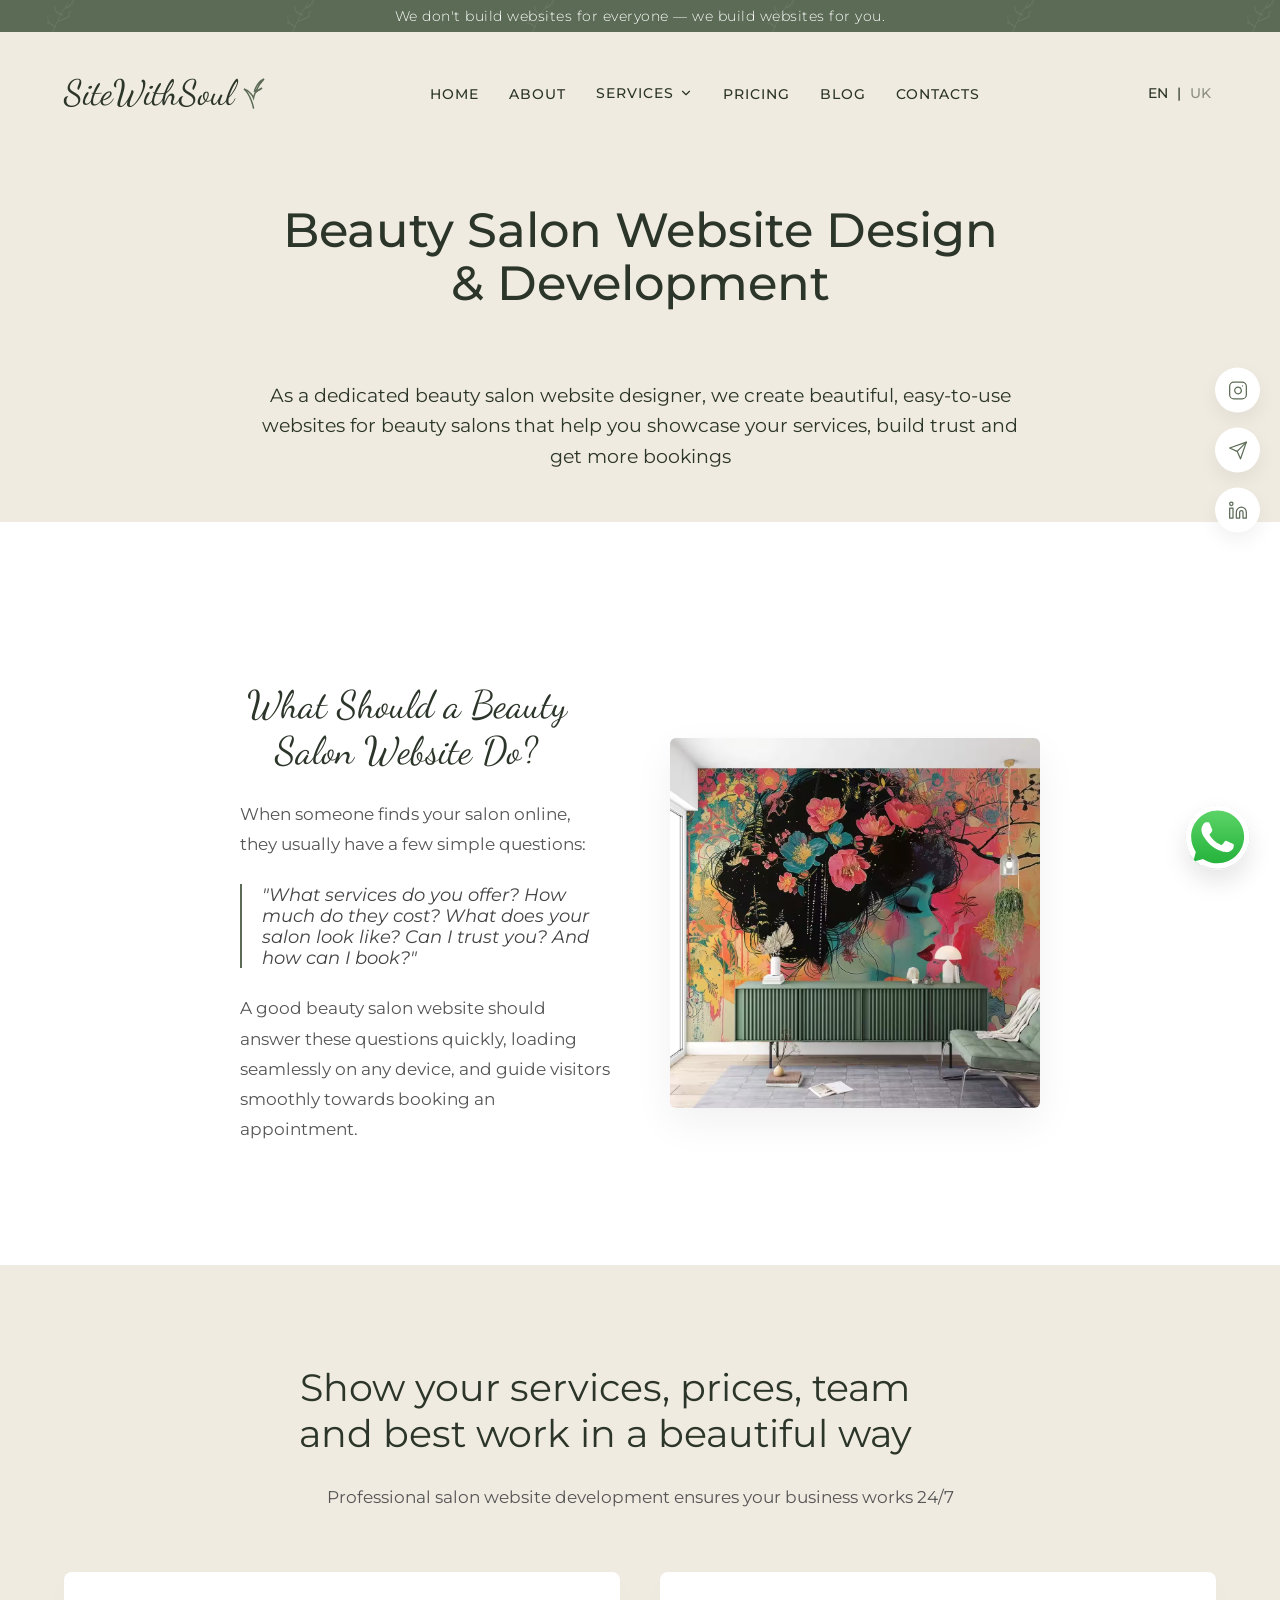
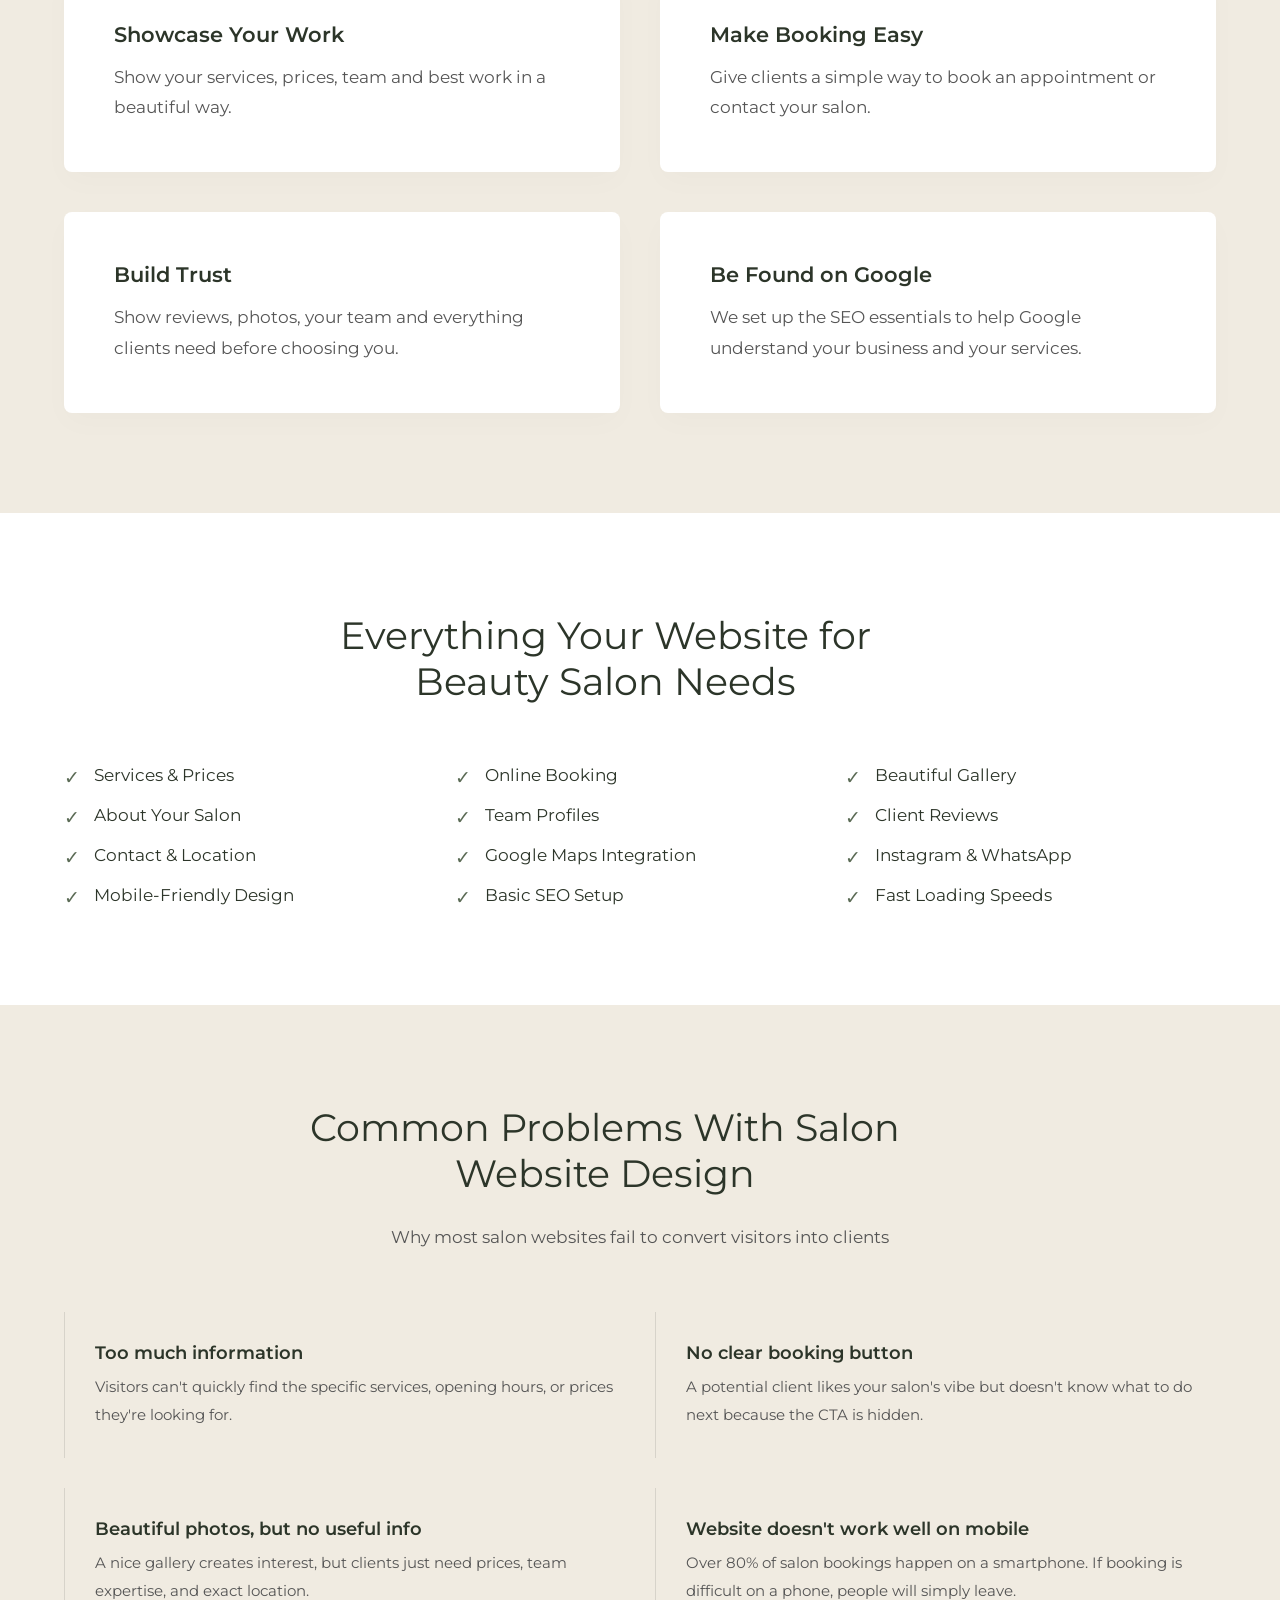
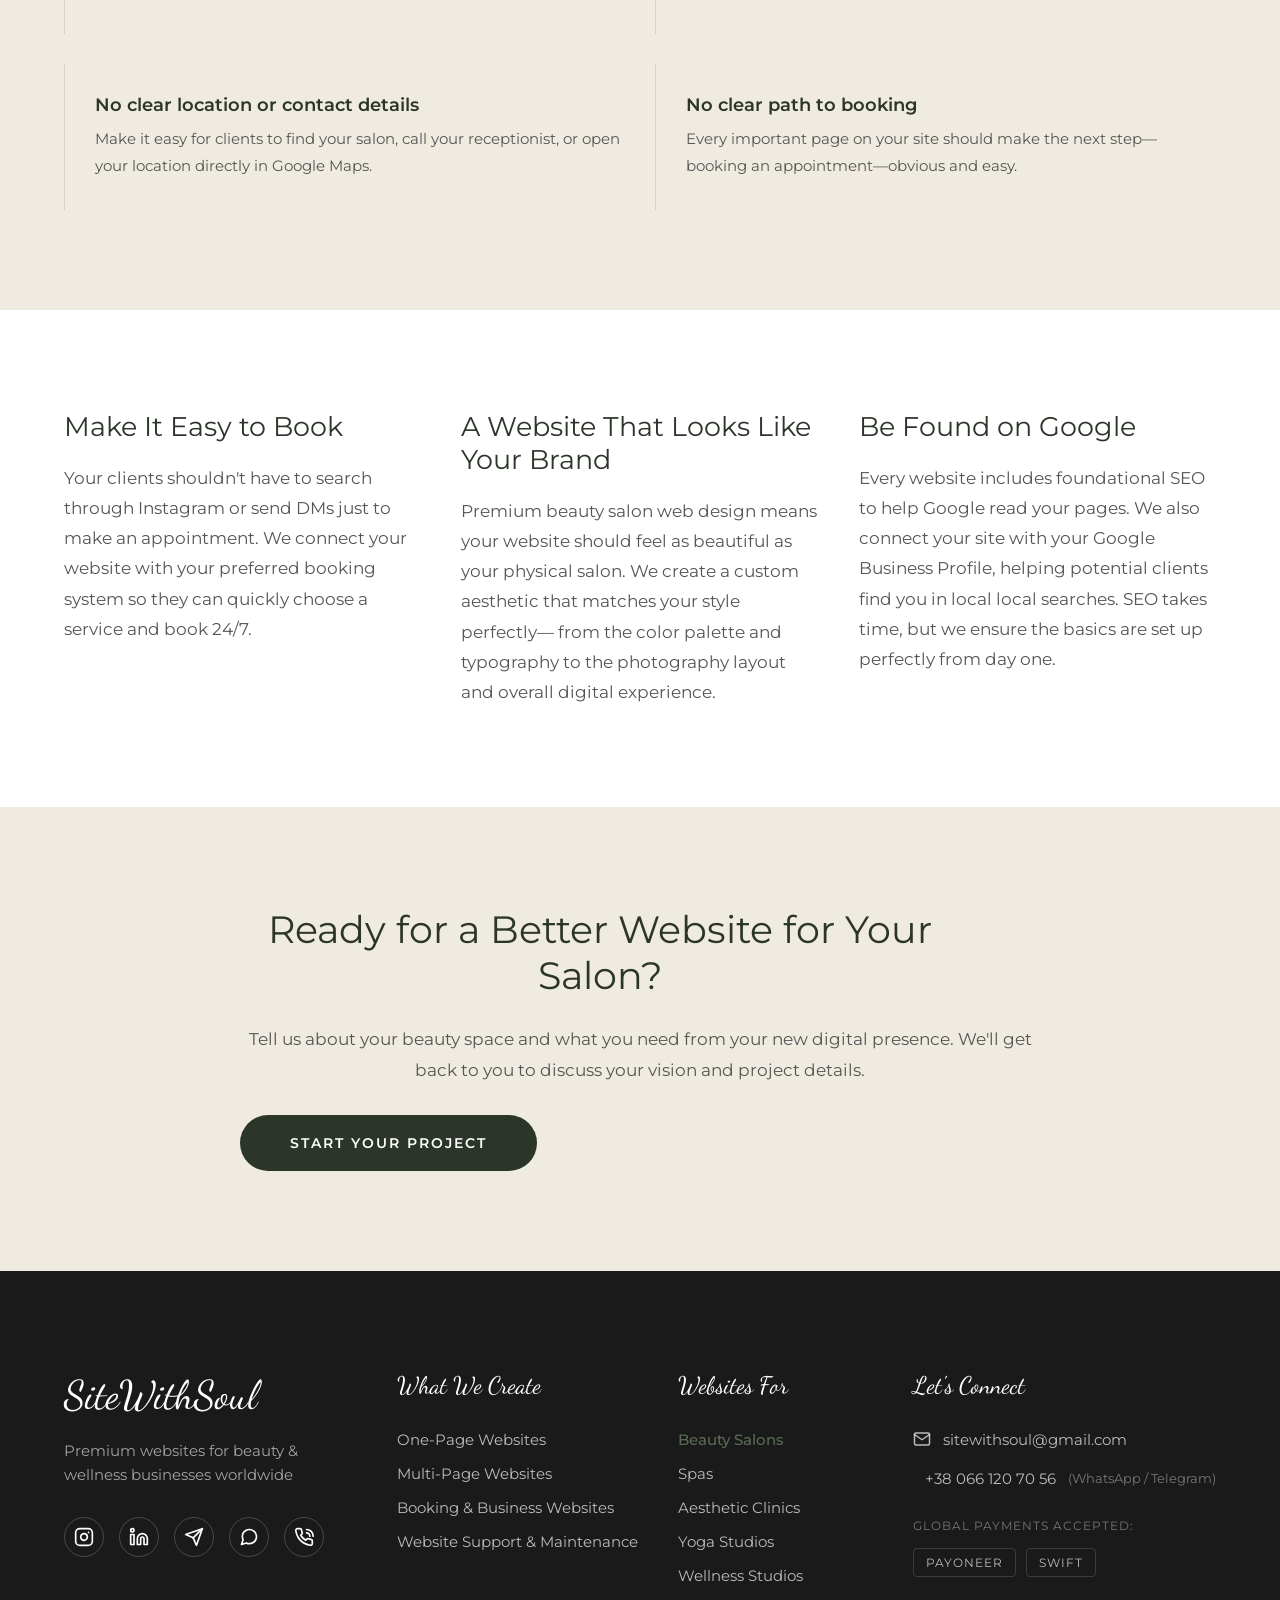
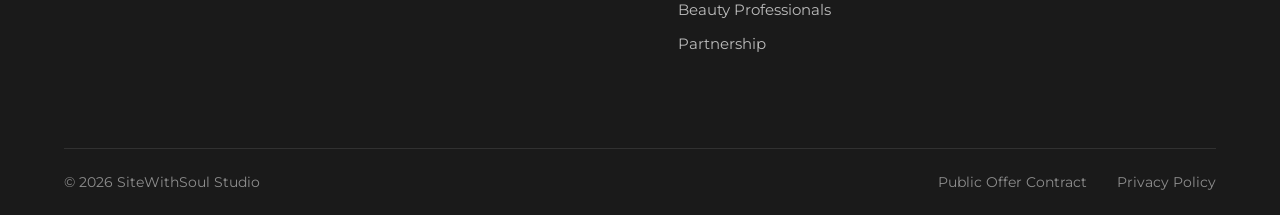
<file: salons.html>
<!doctype html>
<html lang="en">
  <head>
    <meta charset="UTF-8" />
    <meta name="viewport" content="width=device-width, initial-scale=1.0" />
    <title>Beauty Salon Website Design & Development | SiteWithSoul</title>
    <link rel="preconnect" href="https://fonts.googleapis.com" />
    <link rel="preconnect" href="https://fonts.gstatic.com" crossorigin />
    <link
      href="https://fonts.googleapis.com/css2?family=Dancing+Script:wght@400..700&family=Montserrat:ital,wght@0,100..900;1,100..900&display=swap"
      rel="stylesheet"
    />
    <link rel="stylesheet" href="assets/css/normalize.css" />
    <link rel="stylesheet" href="assets/css/style.css" />
  </head>
  <body>
    <div class="top-bar">
      We don't build websites for everyone — we build websites for you.
    </div>

    <header>
      <a href="index.html" class="logo">
        SiteWithSoul
        <!-- Эстетичная веточка -->
        <svg viewBox="0 0 24 32" xmlns="http://www.w3.org/2000/svg">
          <path
            d="M11.5,31 C11.5,31 9,18 2,12 C9,14 11.5,21 11.5,21 C11.5,21 14,10 22,2 C15,5 12.5,14 12.5,14 C12.5,14 17,14 20,11 C16,13 13,16 13,16"
            stroke="var(--accent)"
            stroke-width="1.5"
            fill="none"
            stroke-linecap="round"
          />
        </svg>
      </a>

      <ul class="nav-links">
        <li><a href="index.html">Home</a></li>
        <li><a href="index.html#about">About</a></li>
        <li class="has-dropdown">
          <a href="index.html#services" class="dropdown-toggle">
            Services
            <!-- Иконка стрелочки -->
            <svg viewBox="0 0 24 24" width="14" height="14">
              <path
                d="M6 9l6 6 6-6"
                stroke="currentColor"
                stroke-width="2"
                stroke-linecap="round"
                stroke-linejoin="round"
                fill="none"
              />
            </svg>
          </a>
          <!-- Само выпадающее меню -->
          <ul class="dropdown-menu">
            <li>
              <a class="dropdown__link current-page" href="beauty-salons.html"
                >Beauty Salon Websites</a
              >
            </li>
            <li><a class="dropdown__link" href="spa.html">Spa Websites</a></li>
            <li>
              <a class="dropdown__link" href="clinics.html"
                >Aesthetic Clinic Websites</a
              >
            </li>
            <li>
              <a class="dropdown__link" href="yoga.html"
                >Yoga Studio Websites</a
              >
            </li>
            <li>
              <a class="dropdown__link" href="wellness.html"
                >Wellness Studio Websites</a
              >
            </li>
            <li>
              <a class="dropdown__link" href="partnership.html">Partnership</a>
            </li>
          </ul>
        </li>
        <li><a href="index.html#pricing">Pricing</a></li>
        <li><a href="index.html#blog">Blog</a></li>
        <li><a href="index.html#contacts">Contacts</a></li>
      </ul>

      <div class="header-actions">
        <div class="lang-switch">
          <a href="#" class="active">EN</a> | <a href="#">UK</a>
        </div>
        <div class="burger" id="burger">
          <div class="line1"></div>
          <div class="line2"></div>
          <div class="line3"></div>
        </div>
      </div>
    </header>
    <!-- Оверлей для затемнения -->
    <div class="menu-overlay" id="menuOverlay"></div>

    <!-- Боковое мобильное меню -->
    <div class="mobile-menu" id="mobileMenu">
      <div class="mobile-menu-header">
        <a href="index.html" class="logo">
          SiteWithSoul
          <svg viewBox="0 0 24 32" xmlns="http://www.w3.org/2000/svg">
            <path
              d="M11.5,31 C11.5,31 9,18 2,12 C9,14 11.5,21 11.5,21 C11.5,21 14,10 22,2 C15,5 12.5,14 12.5,14 C12.5,14 17,14 20,11 C16,13 13,16 13,16"
              stroke="var(--accent)"
              stroke-width="1.5"
              fill="none"
              stroke-linecap="round"
            />
          </svg>
        </a>
        <button class="close-menu" id="closeMenu">&times;</button>
      </div>

      <ul class="mobile-nav-links">
        <li><a href="index.html">Home</a></li>
        <li><a href="index.html#about">About</a></li>
        <!-- Мобильный Dropdown -->
        <li class="mobile-has-dropdown">
          <a
            href="index.html#services"
            class="mobile-dropdown-toggle"
            id="mobileDropdownBtn"
          >
            Services
            <svg viewBox="0 0 24 24" width="20" height="20">
              <path
                d="M6 9l6 6 6-6"
                stroke="currentColor"
                stroke-width="2"
                stroke-linecap="round"
                stroke-linejoin="round"
                fill="none"
              />
            </svg>
          </a>
          <ul class="mobile-dropdown-menu" id="mobileDropdownMenu">
            <li>
              <a href="beauty-salons.html" class="mobile-link current-page"
                >Beauty Salon Websites</a
              >
            </li>
            <li><a href="spa.html" class="mobile-link">Spa Websites</a></li>
            <li>
              <a href="clinics.html" class="mobile-link"
                >Aesthetic Clinic Websites</a
              >
            </li>
            <li>
              <a href="yoga.html" class="mobile-link">Yoga Studio Websites</a>
            </li>
            <li>
              <a href="wellness.html" class="mobile-link"
                >Wellness Studio Websites</a
              >
            </li>
            <li>
              <a href="partnership.html" class="mobile-link">Partnership</a>
            </li>
          </ul>
        </li>
        <li><a href="index.html#pricing">Pricing</a></li>
        <li><a href="index.html#blog">Blog</a></li>
        <li><a href="index.html#contacts">Contacts</a></li>
      </ul>
      <div class="mobile-lang-switch">
        <a href="#" class="active">EN</a>
        <span class="divider">|</span>
        <a href="#">UK</a>
      </div>
      <div class="mobile-menu-footer">
        <!-- Используем те же классы, что и у кнопок на главном экране -->
        <button class="btn btn-primary" id="mobileStartProject">
          Start Your Project
          <svg viewBox="0 0 24 24">
            <path
              d="M5 12h14M12 5l7 7-7 7"
              stroke="currentColor"
              stroke-width="2"
              stroke-linecap="round"
              stroke-linejoin="round"
              fill="none"
            />
          </svg>
        </button>
      </div>
    </div>

    <!-- 1. ШАПКА СТРАНИЦЫ (Hero) -->
    <section class="niche-hero">
      <div class="container">
        <h1 class="niche-title">
          Beauty Salon Website Design <br />& Development
        </h1>
        <p class="niche-subtitle">
          As a dedicated beauty salon website designer, we create beautiful,
          easy-to-use websites for beauty salons that help you showcase your
          services, build trust and get more bookings
        </p>
      </div>
    </section>

    <main class="seo-landing">
      <!-- 2. INTRO: What Should a Website Do? -->
      <section class="seo-intro bg-white">
        <div class="container narrow-container">
          <div class="intro-split-section">
            <!-- Левая колонка: Заголовок и текст -->
            <div class="intro-content">
              <h2 class="intro-title">
                What Should a Beauty<br />Salon Website Do?
              </h2>

              <p class="intro-text">
                When someone finds your salon online, they usually have a few
                simple questions:
              </p>

              <!-- Выделяем боли клиентов в элегантный блок-цитату -->
              <blockquote class="intro-quote">
                "What services do you offer? How much do they cost? What does
                your salon look like? Can I trust you? And how can I book?"
              </blockquote>

              <p class="intro-text">
                A good beauty salon website should answer these questions
                quickly, loading seamlessly on any device, and guide visitors
                smoothly towards booking an appointment.
              </p>
            </div>

            <!-- Правая колонка: Фотография -->
            <div class="intro-img-box">
              <img
                class="intro-img"
                src="/assets/img/beauty-salon.avif"
                alt="Beauty Salon Website Design"
              />
            </div>
          </div>
        </div>
      </section>

      <!-- 3. БЕНЕФИТЫ (2x2 Grid) -->
      <section class="seo-benefits bg-beige">
        <div class="container">
          <div class="section-header text-center">
            <h2>
              Show your services, prices, team and best work in a beautiful way
            </h2>
            <p>
              Professional salon website development ensures your business works
              24/7
            </p>
          </div>

          <div class="grid-2x2">
            <div class="benefit-card">
              <h3>Showcase Your Work</h3>
              <p>
                Show your services, prices, team and best work in a beautiful
                way.
              </p>
            </div>
            <div class="benefit-card">
              <h3>Make Booking Easy</h3>
              <p>
                Give clients a simple way to book an appointment or contact your
                salon.
              </p>
            </div>
            <div class="benefit-card">
              <h3>Build Trust</h3>
              <p>
                Show reviews, photos, your team and everything clients need
                before choosing you.
              </p>
            </div>
            <div class="benefit-card">
              <h3>Be Found on Google</h3>
              <p>
                We set up the SEO essentials to help Google understand your
                business and your services.
              </p>
            </div>
          </div>
        </div>
      </section>

      <!-- 4. CHECKLIST: Everything Your Salon Website Needs -->
      <section class="seo-features bg-white">
        <div class="container">
          <div class="section-header text-center">
            <h2>Everything Your Website for Beauty Salon Needs</h2>
          </div>
          <ul class="features-grid">
            <li>Services & Prices</li>
            <li>Online Booking</li>
            <li>Beautiful Gallery</li>
            <li>About Your Salon</li>
            <li>Team Profiles</li>
            <li>Client Reviews</li>
            <li>Contact & Location</li>
            <li>Google Maps Integration</li>
            <li>Instagram & WhatsApp</li>
            <li>Mobile-Friendly Design</li>
            <li>Basic SEO Setup</li>
            <li>Fast Loading Speeds</li>
          </ul>
        </div>
      </section>

      <!-- 5. ТИПИЧНЫЕ ОШИБКИ (Экспертный блок) -->
      <section class="seo-problems bg-beige">
        <div class="container">
          <div class="section-header text-center">
            <h2>Common Problems With Salon Website Design</h2>
            <p>Why most salon websites fail to convert visitors into clients</p>
          </div>

          <div class="problems-grid">
            <div class="problem-item">
              <h4>Too much information</h4>
              <p>
                Visitors can't quickly find the specific services, opening
                hours, or prices they're looking for.
              </p>
            </div>
            <div class="problem-item">
              <h4>No clear booking button</h4>
              <p>
                A potential client likes your salon's vibe but doesn't know what
                to do next because the CTA is hidden.
              </p>
            </div>
            <div class="problem-item">
              <h4>Beautiful photos, but no useful info</h4>
              <p>
                A nice gallery creates interest, but clients just need prices,
                team expertise, and exact location.
              </p>
            </div>
            <div class="problem-item">
              <h4>Website doesn't work well on mobile</h4>
              <p>
                Over 80% of salon bookings happen on a smartphone. If booking is
                difficult on a phone, people will simply leave.
              </p>
            </div>
            <div class="problem-item">
              <h4>No clear location or contact details</h4>
              <p>
                Make it easy for clients to find your salon, call your
                receptionist, or open your location directly in Google Maps.
              </p>
            </div>
            <div class="problem-item">
              <h4>No clear path to booking</h4>
              <p>
                Every important page on your site should make the next
                step—booking an appointment—obvious and easy.
              </p>
            </div>
          </div>
        </div>
      </section>

      <!-- 6. ТРИ СТОЛПА: Booking, Design, SEO -->
      <section class="seo-pillars bg-white">
        <div class="container">
          <div class="pillars-grid">
            <div class="pillar-box">
              <h3>Make It Easy to Book</h3>
              <p>
                Your clients shouldn't have to search through Instagram or send
                DMs just to make an appointment. We connect your website with
                your preferred booking system so they can quickly choose a
                service and book 24/7.
              </p>
            </div>

            <div class="pillar-box">
              <h3>A Website That Looks Like Your Brand</h3>
              <p>
                Premium beauty salon web design means your website should feel
                as beautiful as your physical salon. We create a custom
                aesthetic that matches your style perfectly— from the color
                palette and typography to the photography layout and overall
                digital experience.
              </p>
            </div>

            <div class="pillar-box">
              <h3>Be Found on Google</h3>
              <p>
                Every website includes foundational SEO to help Google read your
                pages. We also connect your site with your Google Business
                Profile, helping potential clients find you in local local
                searches. SEO takes time, but we ensure the basics are set up
                perfectly from day one.
              </p>
            </div>
          </div>
        </div>
      </section>

      <!-- 7. FINAL CTA -->
      <section class="seo-final-cta bg-beige text-center">
        <div class="container narrow-container">
          <h2>Ready for a Better Website for Your Salon?</h2>
          <p>
            Tell us about your beauty space and what you need from your new
            digital presence. We'll get back to you to discuss your vision and
            project details.
          </p>
          <button class="btn open-modal-btn niche-cta-btn" id="openModal">
            Start Your Project
          </button>
        </div>
      </section>
    </main>

    <footer class="site-footer">
      <div class="container footer-grid">
        <!-- Колонка 1: Бренд и Соцсети -->
        <div class="footer-col brand-col">
          <!-- Твой логотип (текстом или картинкой) -->
          <a href="index.html" class="footer-logo">SiteWithSoul</a>
          <p class="footer-desc">
            Premium websites for beauty & wellness businesses worldwide
          </p>

          <!-- Соцсети -->
          <div class="social-links">
            <a
              href="https://www.instagram.com/berzina_web_dev/"
              target="_blank"
              aria-label="Instagram"
            >
              <svg
                viewBox="0 0 24 24"
                width="20"
                height="20"
                stroke="currentColor"
                stroke-width="2"
                fill="none"
                stroke-linecap="round"
                stroke-linejoin="round"
              >
                <rect x="2" y="2" width="20" height="20" rx="5" ry="5"></rect>
                <path
                  d="M16 11.37A4 4 0 1 1 12.63 8 4 4 0 0 1 16 11.37z"
                ></path>
                <line x1="17.5" y1="6.5" x2="17.51" y2="6.5"></line>
              </svg>
            </a>
            <a
              href="https://www.linkedin.com/in/olena-berzina-284233257/"
              target="_blank"
              aria-label="LinkedIn"
            >
              <svg
                viewBox="0 0 24 24"
                width="20"
                height="20"
                stroke="currentColor"
                stroke-width="2"
                fill="none"
                stroke-linecap="round"
                stroke-linejoin="round"
              >
                <path
                  d="M16 8a6 6 0 0 1 6 6v7h-4v-7a2 2 0 0 0-2-2 2 2 0 0 0-2 2v7h-4v-7a6 6 0 0 1 6-6z"
                ></path>
                <rect x="2" y="9" width="4" height="12"></rect>
                <circle cx="4" cy="4" r="2"></circle>
              </svg>
            </a>
            <a
              href="https://t.me/sitewithsoul"
              target="_blank"
              aria-label="Telegram"
            >
              <svg
                viewBox="0 0 24 24"
                width="20"
                height="20"
                stroke="currentColor"
                stroke-width="2"
                fill="none"
                stroke-linecap="round"
                stroke-linejoin="round"
              >
                <line x1="22" y1="2" x2="11" y2="13"></line>
                <polygon points="22 2 15 22 11 13 2 9 22 2"></polygon>
              </svg>
            </a>
            <a
              href="https://wa.me/+380661207056"
              target="_blank"
              aria-label="WhatsApp"
            >
              <svg
                viewBox="0 0 24 24"
                width="20"
                height="20"
                stroke="currentColor"
                stroke-width="2"
                fill="none"
                stroke-linecap="round"
                stroke-linejoin="round"
              >
                <path
                  d="M21 11.5a8.38 8.38 0 0 1-.9 3.8 8.5 8.5 0 0 1-7.6 4.7 8.38 8.38 0 0 1-3.8-.9L3 21l1.9-5.7a8.38 8.38 0 0 1-.9-3.8 8.5 8.5 0 0 1 4.7-7.6 8.38 8.38 0 0 1 3.8-.9h.5a8.48 8.48 0 0 1 8 8v.5z"
                ></path>
              </svg>
            </a>
            <a
              href="viber://chat?number=+380661207056"
              target="_blank"
              aria-label="Viber"
            >
              <svg
                viewBox="0 0 24 24"
                width="20"
                height="20"
                stroke="currentColor"
                stroke-width="2"
                fill="none"
                stroke-linecap="round"
                stroke-linejoin="round"
              >
                <path
                  d="M22 16.92v3a2 2 0 0 1-2.18 2 19.79 19.79 0 0 1-8.63-3.07 19.5 19.5 0 0 1-6-6 19.79 19.79 0 0 1-3.07-8.67A2 2 0 0 1 4.11 2h3a2 2 0 0 1 2 1.72 12.84 12.84 0 0 0 .7 2.81 2 2 0 0 1-.45 2.11L8.09 9.91a16 16 0 0 0 6 6l1.27-1.27a2 2 0 0 1 2.11-.45 12.84 12.84 0 0 0 2.81.7A2 2 0 0 1 22 16.92z"
                ></path>
                <path d="M15 7a4 4 0 0 1 4 4"></path>
                <path d="M15 3a8 8 0 0 1 8 8"></path>
              </svg>
            </a>
          </div>
        </div>

        <!-- Колонка 2: Экспертиза (Страницы) -->
        <div class="footer-col links-col">
          <h4 class="footer-heading">What We Create</h4>
          <ul class="footer-menu">
            <li><a href="index.html#portfolio">One-Page Websites</a></li>
            <li><a href="index.html#portfolio">Multi-Page Websites</a></li>
            <li>
              <a href="index.html#portfolio">Booking & Business Websites</a>
            </li>
            <li>
              <a href="index.html#portfolio">Website Support & Maintenance</a>
            </li>
          </ul>
        </div>
        <!-- Колонка 3: НОВЫЙ БЛОК (Ниши) -->
        <div class="footer-col links-col">
          <h4 class="footer-heading">Websites For</h4>
          <ul class="footer-menu">
            <li><a class="current-page" href="#salons">Beauty Salons</a></li>
            <li><a href="spa.html">Spas</a></li>
            <li><a href="clinics.html">Aesthetic Clinics</a></li>
            <li><a href="yoga.html">Yoga Studios</a></li>
            <li><a href="wellness.html">Wellness Studios</a></li>
            <li><a href="index.html#contacts">Beauty Professionals</a></li>
            <li><a href="partnership.html">Partnership</a></li>
          </ul>
        </div>

        <!-- Колонка 3: Контакты и Оплата -->
        <div class="footer-col contact-col">
          <h4 class="footer-heading">Let's Connect</h4>

          <a href="mailto:sitewithsoul@gmail.com" class="footer-contact-link">
            <svg
              viewBox="0 0 24 24"
              width="18"
              height="18"
              stroke="currentColor"
              stroke-width="2"
              fill="none"
              stroke-linecap="round"
              stroke-linejoin="round"
            >
              <path
                d="M4 4h16c1.1 0 2 .9 2 2v12c0 1.1-.9 2-2 2H4c-1.1 0-2-.9-2-2V6c0-1.1.9-2 2-2z"
              ></path>
              <polyline points="22,6 12,13 2,6"></polyline>
            </svg>
            sitewithsoul@gmail.com
          </a>

          <a
            href="https://wa.me/380661207056"
            target="_blank"
            class="footer-contact-link"
          >
            <svg
              viewBox="0 0 24 24"
              width="18"
              height="18"
              stroke="currentColor"
              stroke-width="2"
              fill="none"
              stroke-linecap="round"
              stroke-linejoin="round"
            >
              <path
                d="M22 16.92v3a2 2 0 0 1-2.18 2 19.79 19.79 0 0 1-8.63-3.07 19.5 19.5 0 0 1-6-6 19.79 19.79 0 0 1-3.07-8.67A2 2 0 0 1 4.11 2h3a2 2 0 0 1 2 1.72 12.84 12.84 0 0 0 .7 2.81 2 2 0 0 1-.45 2.11L8.09 9.91a16 16 0 0 0 6 6l1.27-1.27a2 2 0 0 1 2.11-.45 12.84 12.84 0 0 0 2.81.7A2 2 0 0 1 22 16.92z"
              ></path>
            </svg>
            +38 066 120 70 56
            <span class="contact-note">(WhatsApp / Telegram)</span>
          </a>

          <div class="payment-methods">
            <span class="payment-label">Global Payments Accepted:</span>
            <div class="payment-icons">
              <!-- Здесь можно вставить SVG логотипа Payoneer, пока пишем текстом для стиля -->
              <span class="pay-badge">Payoneer</span>
              <span class="pay-badge">SWIFT</span>
            </div>
          </div>
        </div>
      </div>

      <!-- Самая нижняя полоса: Копирайт и Документы -->
      <div class="footer-bottom">
        <div class="container bottom-container">
          <p class="copyright">
            © <span id="currentYear">2026</span> SiteWithSoul Studio
          </p>
          <div class="legal-links">
            <a href="offer.html">Public Offer Contract</a>
            <a href="policy.html">Privacy Policy</a>
          </div>
        </div>
      </div>
    </footer>
    <!-- Modal -->
    <div class="modal-overlay" id="userNameModal">
      <div class="modal-content">
        <button class="close-btn" id="closeModal">&times;</button>
        <h3>Start Your Project</h3>
        <form action="#" method="POST" id="contactForm">
          <div class="form-group">
            <input type="text" name="name" placeholder="Your Name" required />
          </div>
          <div class="form-group">
            <input
              type="tel"
              name="tel"
              placeholder="WhatsApp Number"
              required
            />
          </div>
          <div class="form-group">
            <select name="business_type" required>
              <option value="" disabled selected>Select Business Type</option>
              <option value="salon">Beauty Salon</option>
              <option value="spa">Spa / Wellness Studio</option>
              <option value="clinic">Aesthetic Clinic</option>
              <option value="other">Other</option>
            </select>
          </div>
          <button type="submit" class="btn btn-primary submit-btn">
            Send Request
            <svg viewBox="0 0 24 24">
              <path
                d="M5 12h14M12 5l7 7-7 7"
                stroke="currentColor"
                stroke-width="2"
                stroke-linecap="round"
                stroke-linejoin="round"
                fill="none"
              />
            </svg>
          </button>
        </form>
      </div>
    </div>
    <!-- Вертикальный блок социальных сетей -->
    <div class="floating-socials">
      <a
        href="https://www.instagram.com/berzina_web_dev/"
        aria-label="Instagram"
      >
        <svg
          viewBox="0 0 24 24"
          fill="none"
          stroke="currentColor"
          stroke-width="1.5"
          stroke-linecap="round"
          stroke-linejoin="round"
        >
          <rect x="2" y="2" width="20" height="20" rx="5" ry="5"></rect>
          <path d="M16 11.37A4 4 0 1 1 12.63 8 4 4 0 0 1 16 11.37z"></path>
          <line x1="17.5" y1="6.5" x2="17.51" y2="6.5"></line>
        </svg>
      </a>
      <a href="https://t.me/sitewithsoul" aria-label="Telegram">
        <svg
          viewBox="0 0 24 24"
          fill="none"
          stroke="currentColor"
          stroke-width="1.5"
          stroke-linecap="round"
          stroke-linejoin="round"
        >
          <line x1="22" y1="2" x2="11" y2="13"></line>
          <polygon points="22 2 15 22 11 13 2 9 22 2"></polygon>
        </svg>
      </a>
      <a
        href="https://www.linkedin.com/in/olena-berzina-284233257/"
        aria-label="LinkedIn"
      >
        <svg
          viewBox="0 0 24 24"
          fill="none"
          stroke="currentColor"
          stroke-width="1.5"
          stroke-linecap="round"
          stroke-linejoin="round"
        >
          <path
            d="M16 8a6 6 0 0 1 6 6v7h-4v-7a2 2 0 0 0-4 0v7h-4v-7a6 6 0 0 1 6-6z"
          ></path>
          <rect x="2" y="9" width="4" height="12"></rect>
          <circle cx="4" cy="4" r="2"></circle>
        </svg>
      </a>
    </div>

    <!-- Плавающая кнопка WhatsApp -->
    <a
      href="https://wa.me/https://wa.me/+380661207056"
      class="floating-whatsapp"
      target="_blank"
      aria-label="Chat on WhatsApp"
    >
      <!-- Сюда вставишь путь к своей картинке WhatsApp -->
      <img src="assets/img/whatsapp-svgrepo-com.svg" alt="WhatsApp" />
    </a>
    <script src="assets/js/main.js"></script>
  </body>
</html>
</file>
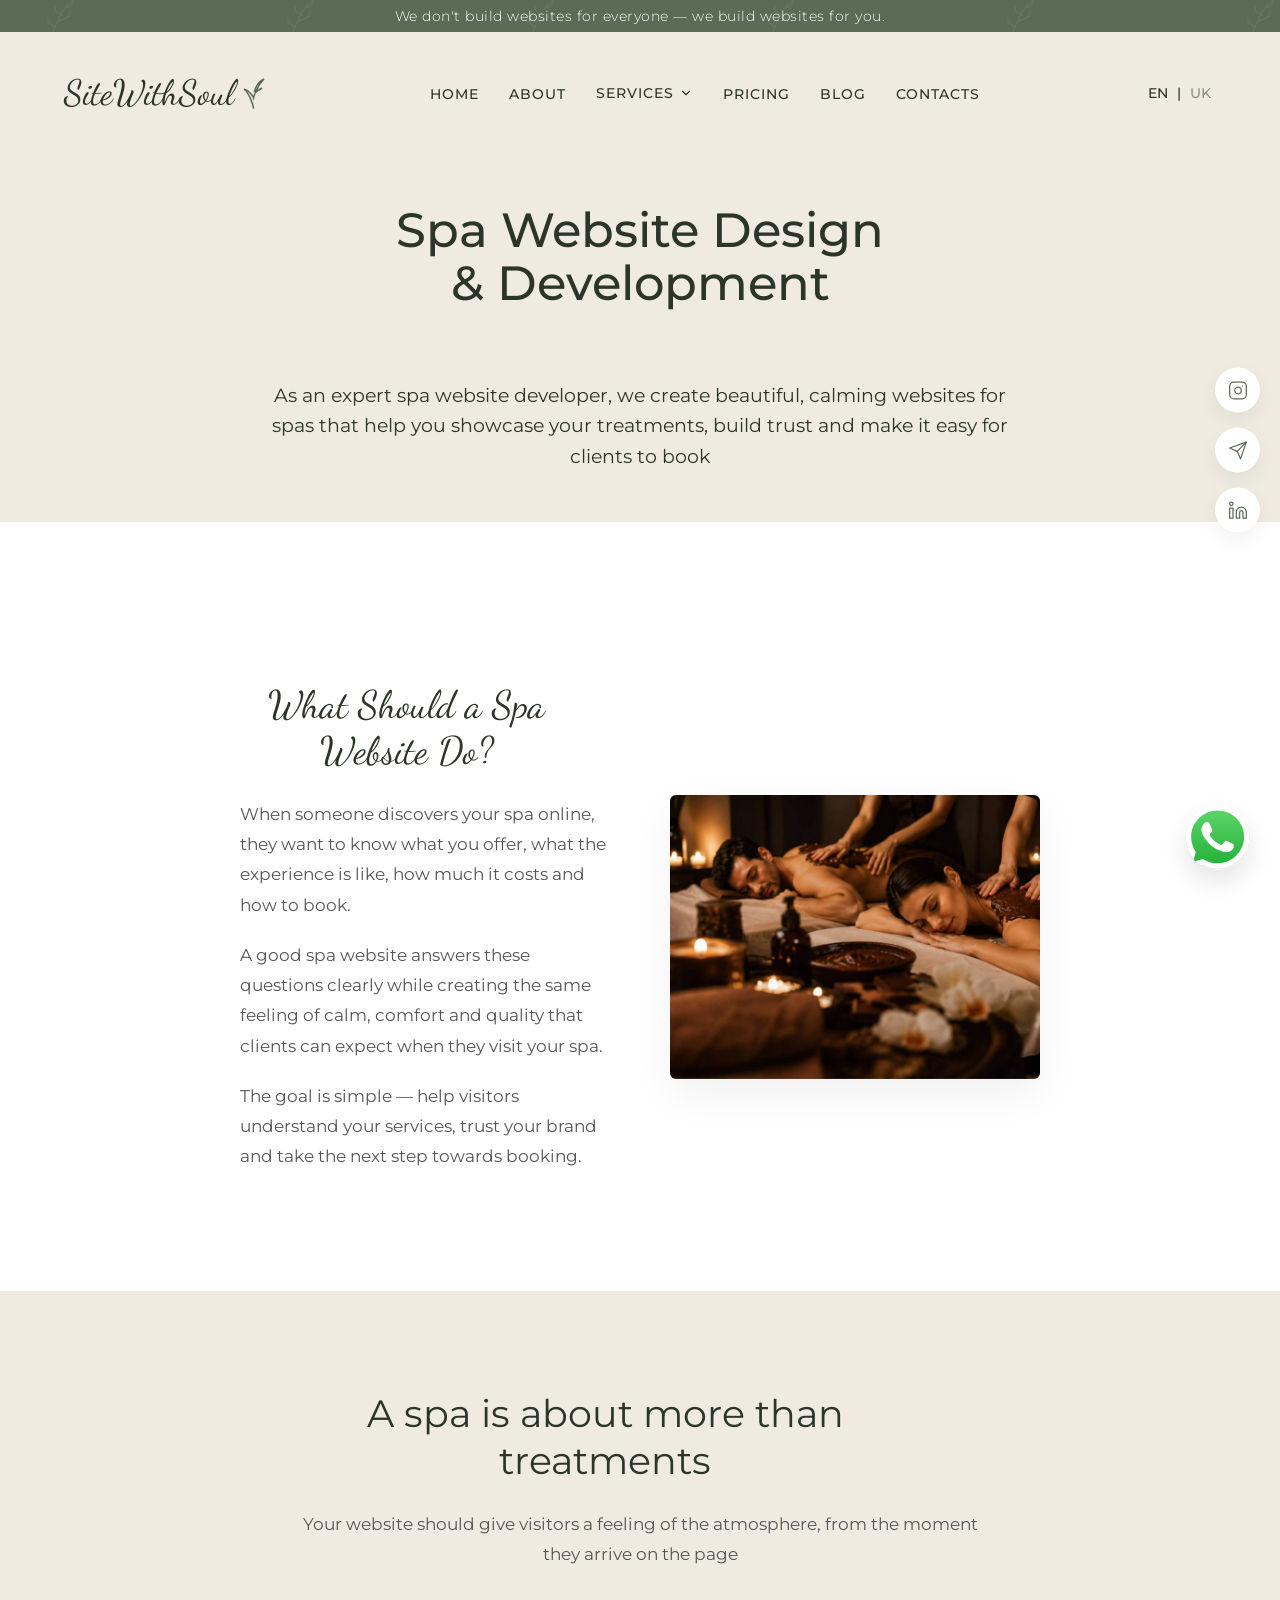
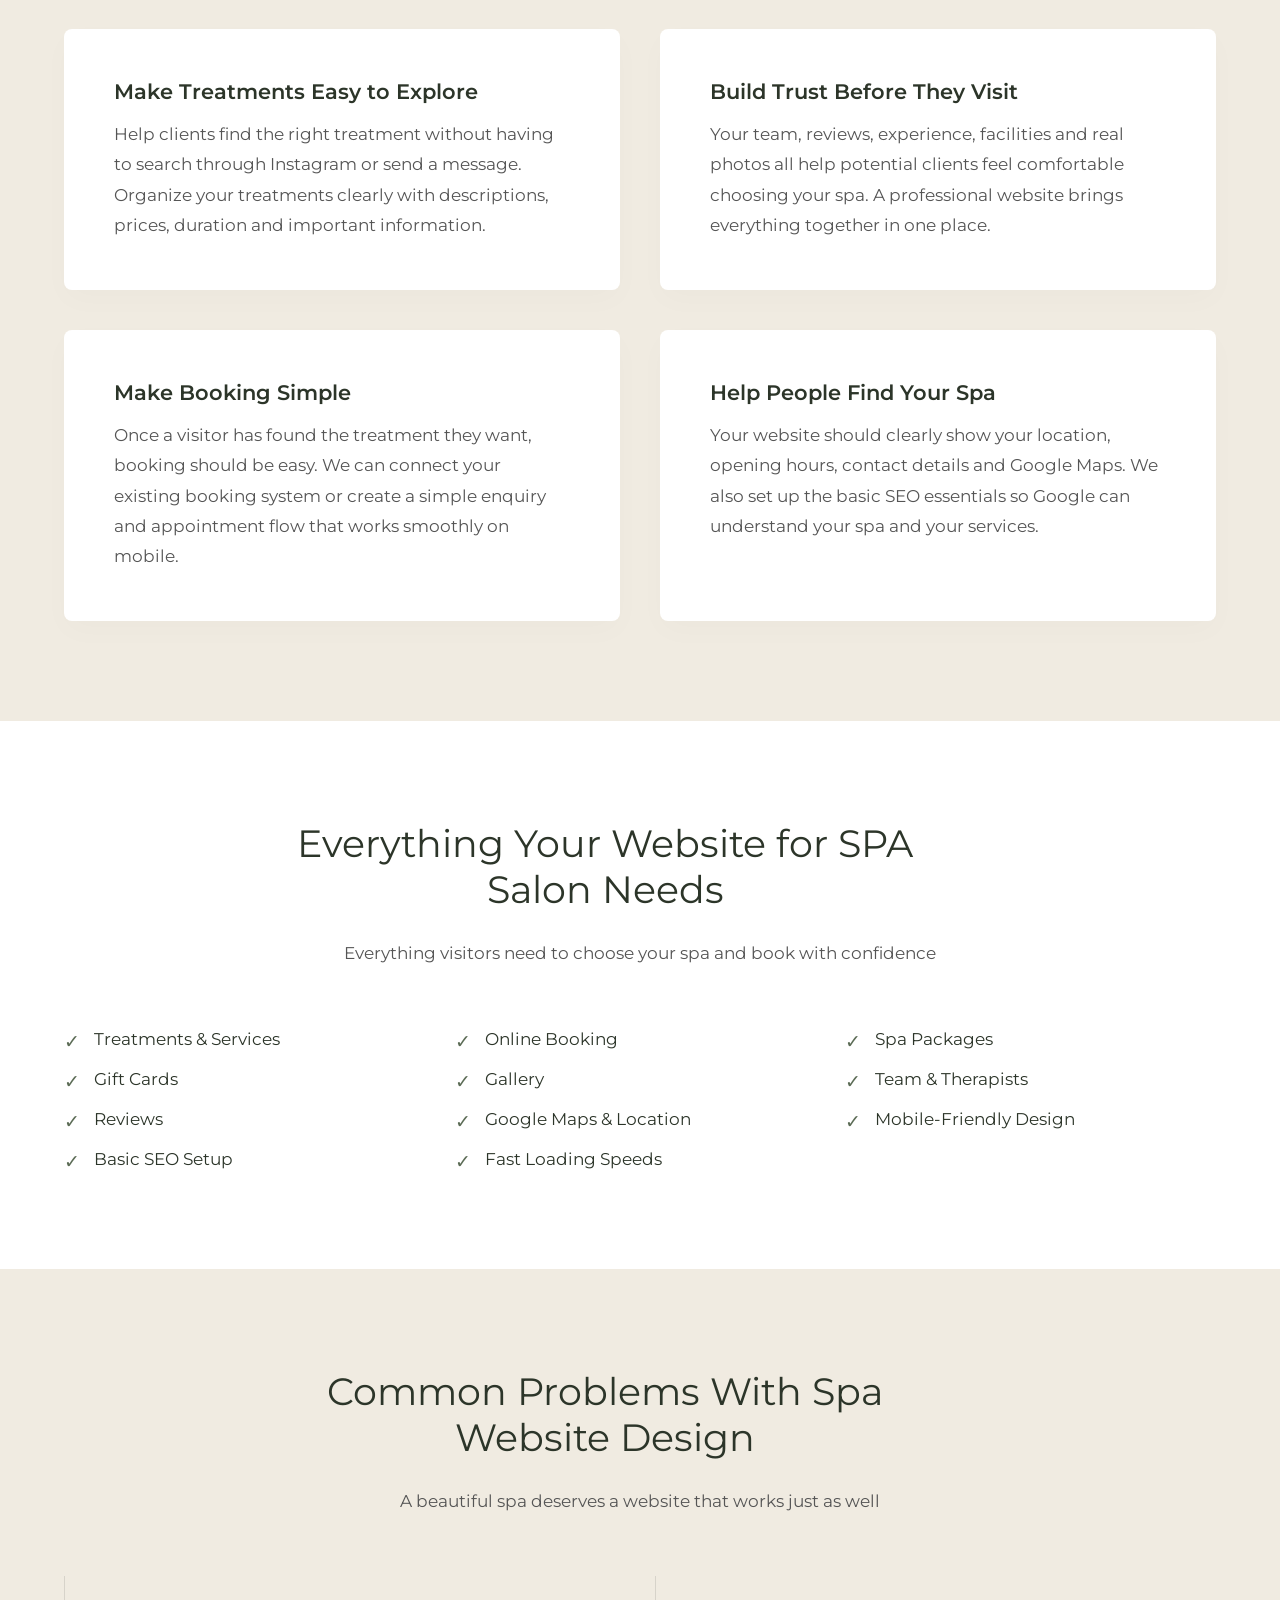
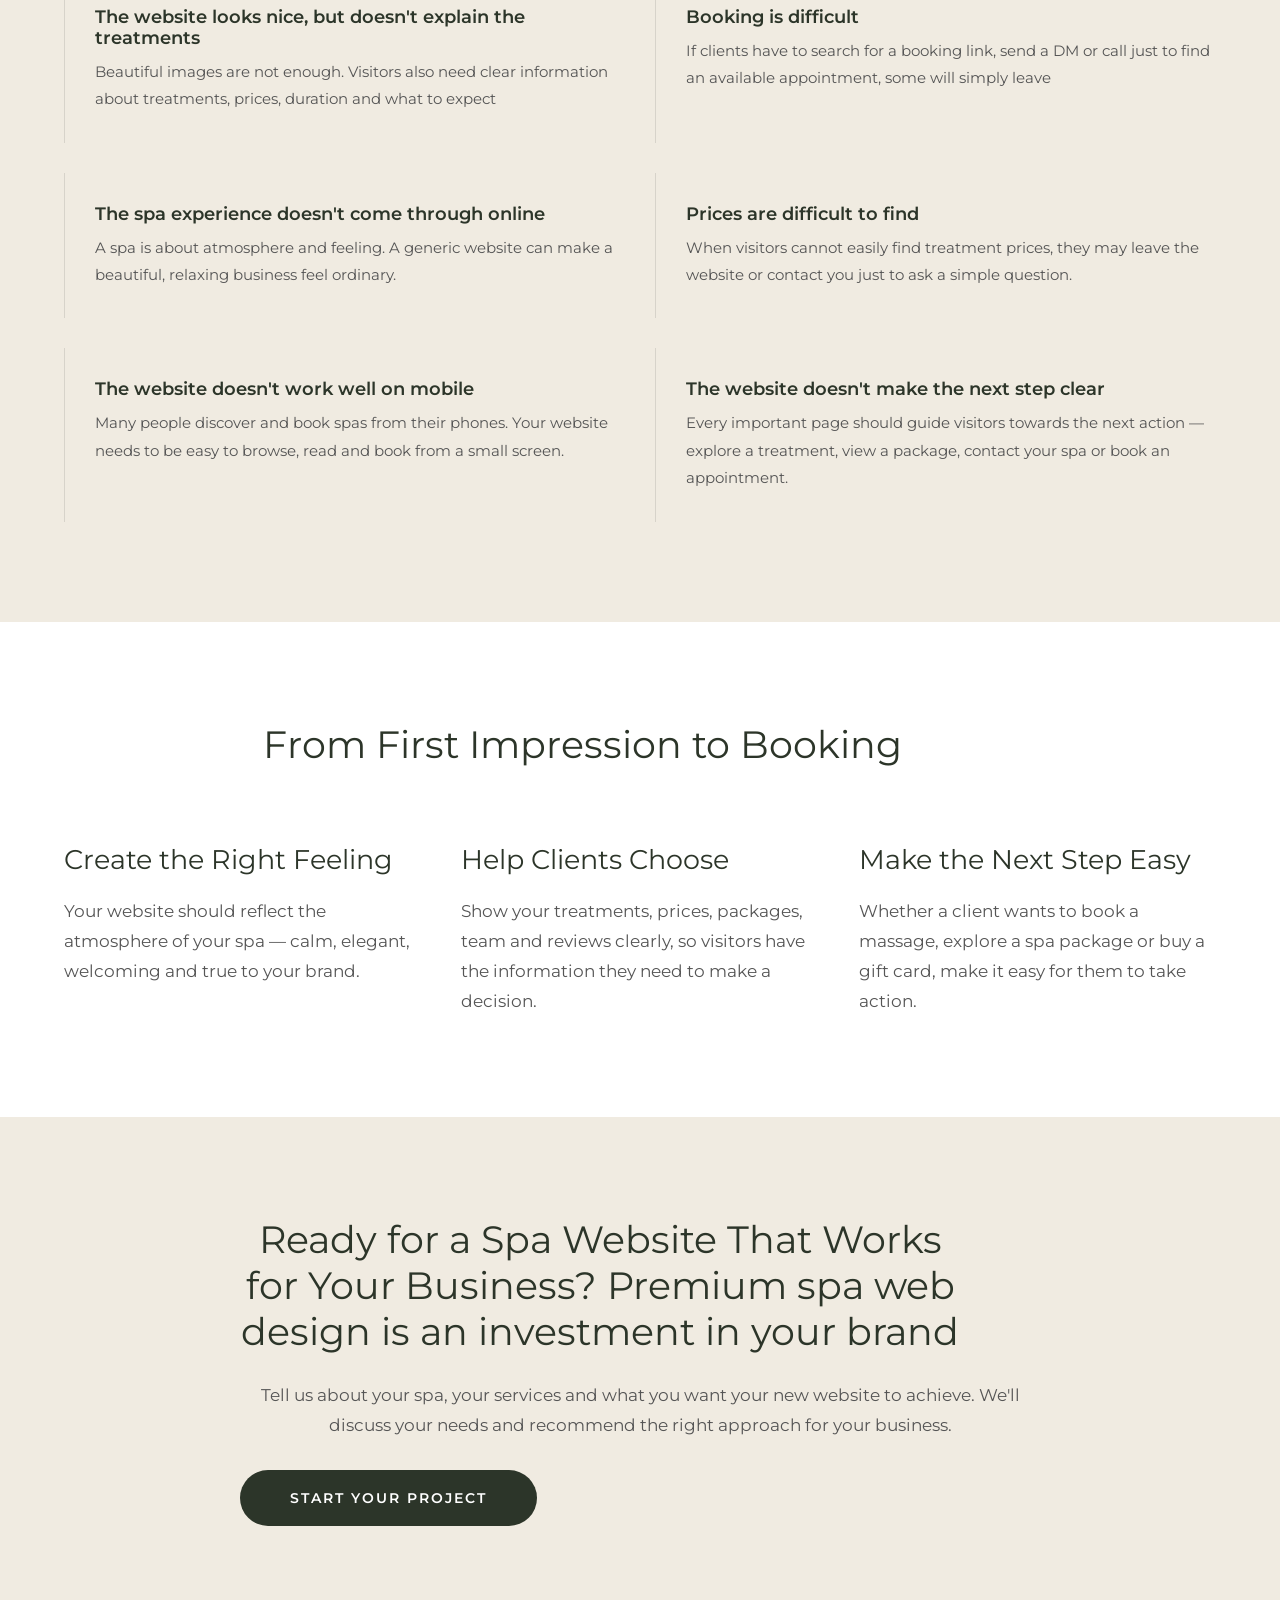
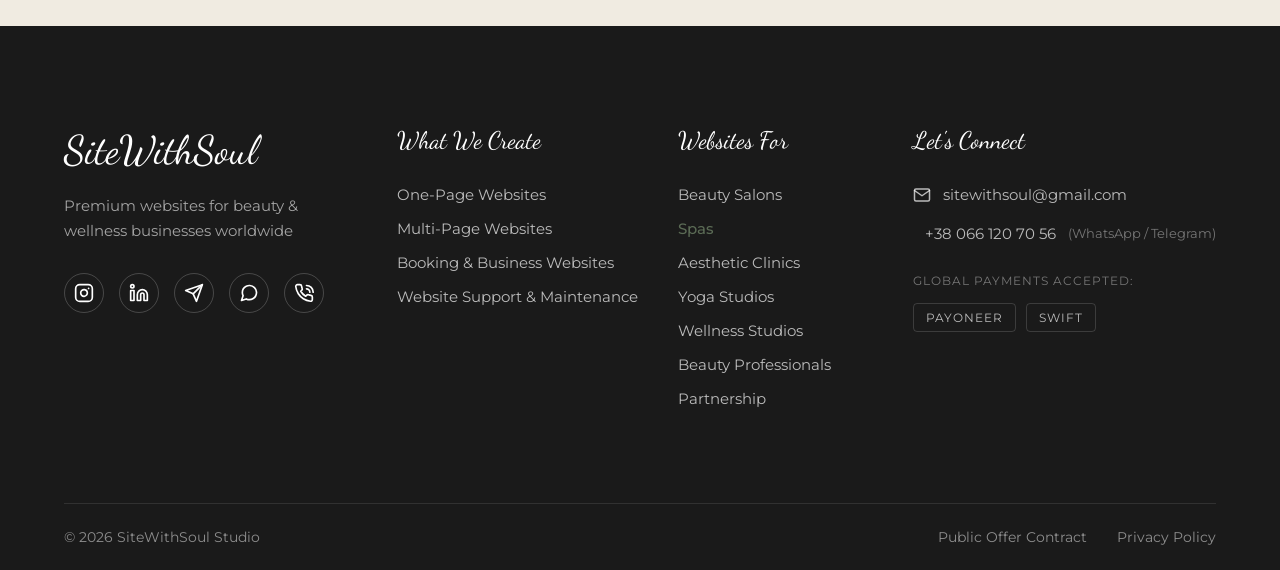
<file: spa.html>
<!doctype html>
<html lang="en">
  <head>
    <meta charset="UTF-8" />
    <meta name="viewport" content="width=device-width, initial-scale=1.0" />
    <title>SPA Salon Website Design & Development | SiteWithSoul</title>
    <link rel="preconnect" href="https://fonts.googleapis.com" />
    <link rel="preconnect" href="https://fonts.gstatic.com" crossorigin />
    <link
      href="https://fonts.googleapis.com/css2?family=Dancing+Script:wght@400..700&family=Montserrat:ital,wght@0,100..900;1,100..900&display=swap"
      rel="stylesheet"
    />
    <link rel="stylesheet" href="assets/css/normalize.css" />
    <link rel="stylesheet" href="assets/css/style.css" />
  </head>
  <body>
    <div class="top-bar">
      We don't build websites for everyone — we build websites for you.
    </div>

    <header>
      <a href="index.html" class="logo">
        SiteWithSoul
        <!-- Эстетичная веточка -->
        <svg viewBox="0 0 24 32" xmlns="http://www.w3.org/2000/svg">
          <path
            d="M11.5,31 C11.5,31 9,18 2,12 C9,14 11.5,21 11.5,21 C11.5,21 14,10 22,2 C15,5 12.5,14 12.5,14 C12.5,14 17,14 20,11 C16,13 13,16 13,16"
            stroke="var(--accent)"
            stroke-width="1.5"
            fill="none"
            stroke-linecap="round"
          />
        </svg>
      </a>

      <ul class="nav-links">
        <li><a href="index.html">Home</a></li>
        <li><a href="index.html#about">About</a></li>
        <li class="has-dropdown">
          <a href="index.html#services" class="dropdown-toggle">
            Services
            <!-- Иконка стрелочки -->
            <svg viewBox="0 0 24 24" width="14" height="14">
              <path
                d="M6 9l6 6 6-6"
                stroke="currentColor"
                stroke-width="2"
                stroke-linecap="round"
                stroke-linejoin="round"
                fill="none"
              />
            </svg>
          </a>
          <!-- Само выпадающее меню -->
          <ul class="dropdown-menu">
            <li>
              <a class="dropdown__link" href="salons.html"
                >Beauty Salon Websites</a
              >
            </li>
            <li>
              <a class="dropdown__link current-page" href="spa.html"
                >Spa Websites</a
              >
            </li>
            <li>
              <a class="dropdown__link" href="clinics.html"
                >Aesthetic Clinic Websites</a
              >
            </li>
            <li>
              <a class="dropdown__link" href="yoga.html"
                >Yoga Studio Websites</a
              >
            </li>
            <li>
              <a class="dropdown__link" href="wellness.html"
                >Wellness Studio Websites</a
              >
            </li>
            <li>
              <a class="dropdown__link" href="partnership.html">Partnership</a>
            </li>
          </ul>
        </li>
        <li><a href="index.html#pricing">Pricing</a></li>
        <li><a href="index.html#blog">Blog</a></li>
        <li><a href="index.html#contacts">Contacts</a></li>
      </ul>

      <div class="header-actions">
        <div class="lang-switch">
          <a href="#" class="active">EN</a> | <a href="#">UK</a>
        </div>
        <div class="burger" id="burger">
          <div class="line1"></div>
          <div class="line2"></div>
          <div class="line3"></div>
        </div>
      </div>
    </header>
    <!-- Оверлей для затемнения -->
    <div class="menu-overlay" id="menuOverlay"></div>

    <!-- Боковое мобильное меню -->
    <div class="mobile-menu" id="mobileMenu">
      <div class="mobile-menu-header">
        <a href="index.html" class="logo">
          SiteWithSoul
          <svg viewBox="0 0 24 32" xmlns="http://www.w3.org/2000/svg">
            <path
              d="M11.5,31 C11.5,31 9,18 2,12 C9,14 11.5,21 11.5,21 C11.5,21 14,10 22,2 C15,5 12.5,14 12.5,14 C12.5,14 17,14 20,11 C16,13 13,16 13,16"
              stroke="var(--accent)"
              stroke-width="1.5"
              fill="none"
              stroke-linecap="round"
            />
          </svg>
        </a>
        <button class="close-menu" id="closeMenu">&times;</button>
      </div>

      <ul class="mobile-nav-links">
        <li><a href="index.html">Home</a></li>
        <li><a href="index.html#about">About</a></li>
        <!-- Мобильный Dropdown -->
        <li class="mobile-has-dropdown">
          <a
            href="index.html#services"
            class="mobile-dropdown-toggle"
            id="mobileDropdownBtn"
          >
            Services
            <svg viewBox="0 0 24 24" width="20" height="20">
              <path
                d="M6 9l6 6 6-6"
                stroke="currentColor"
                stroke-width="2"
                stroke-linecap="round"
                stroke-linejoin="round"
                fill="none"
              />
            </svg>
          </a>
          <ul class="mobile-dropdown-menu" id="mobileDropdownMenu">
            <li>
              <a href="salons.html" class="mobile-link"
                >Beauty Salon Websites</a
              >
            </li>
            <li>
              <a href="spa.html" class="mobile-link current-page"
                >Spa Websites</a
              >
            </li>
            <li>
              <a href="clinics.html" class="mobile-link"
                >Aesthetic Clinic Websites</a
              >
            </li>
            <li>
              <a href="yoga.html" class="mobile-link">Yoga Studio Websites</a>
            </li>
            <li>
              <a href="wellness.html" class="mobile-link"
                >Wellness Studio Websites</a
              >
            </li>
            <li>
              <a href="partnership.html" class="mobile-link">Partnership</a>
            </li>
          </ul>
        </li>
        <li><a href="index.html#pricing">Pricing</a></li>
        <li><a href="index.html#blog">Blog</a></li>
        <li><a href="index.html#contacts">Contacts</a></li>
      </ul>
      <div class="mobile-lang-switch">
        <a href="#" class="active">EN</a>
        <span class="divider">|</span>
        <a href="#">UK</a>
      </div>
      <div class="mobile-menu-footer">
        <!-- Используем те же классы, что и у кнопок на главном экране -->
        <button class="btn btn-primary" id="mobileStartProject">
          Start Your Project
          <svg viewBox="0 0 24 24">
            <path
              d="M5 12h14M12 5l7 7-7 7"
              stroke="currentColor"
              stroke-width="2"
              stroke-linecap="round"
              stroke-linejoin="round"
              fill="none"
            />
          </svg>
        </button>
      </div>
    </div>

    <!-- 1. ШАПКА СТРАНИЦЫ (Hero) -->
    <section class="niche-hero">
      <div class="container">
        <h1 class="niche-title">Spa Website Design <br />& Development</h1>
        <p class="niche-subtitle">
          As an expert spa website developer, we create beautiful, calming
          websites for spas that help you showcase your treatments, build trust
          and make it easy for clients to book
        </p>
      </div>
    </section>

    <main class="seo-landing">
      <!-- 2. INTRO: What Should a Website Do? -->
      <section class="seo-intro bg-white">
        <div class="container narrow-container">
          <div class="intro-split-section">
            <!-- Левая колонка: Заголовок и текст -->
            <div class="intro-content">
              <h2 class="intro-title">What Should a Spa <br />Website Do?</h2>

              <p class="intro-text">
                When someone discovers your spa online, they want to know what
                you offer, what the experience is like, how much it costs and
                how to book.
              </p>

              <!-- Выделяем боли клиентов в элегантный блок-цитату -->
              <!-- <blockquote class="intro-quote">
                Your spa website should give visitors a feel for the experience
                before they even walk through the door.
              </blockquote> -->

              <p class="intro-text">
                A good spa website answers these questions clearly while
                creating the same feeling of calm, comfort and quality that
                clients can expect when they visit your spa.
              </p>
              <p class="intro-text">
                The goal is simple — help visitors understand your services,
                trust your brand and take the next step towards booking.
              </p>
            </div>

            <!-- Правая колонка: Фотография -->
            <div class="intro-img-box">
              <img
                class="intro-img"
                src="/assets/img/klasychne-spa.webp"
                alt="Beauty Salon Website Design"
              />
            </div>
          </div>
        </div>
      </section>

      <!-- 3. БЕНЕФИТЫ (2x2 Grid) -->
      <section class="seo-benefits bg-beige">
        <div class="container">
          <div class="section-header text-center">
            <h2>A spa is about more than treatments</h2>
            <p>
              Your website should give visitors a feeling of the atmosphere,
              from the moment they arrive on the page
            </p>
          </div>

          <div class="grid-2x2">
            <div class="benefit-card">
              <h3>Make Treatments Easy to Explore</h3>
              <p>
                Help clients find the right treatment without having to search
                through Instagram or send a message. Organize your treatments
                clearly with descriptions, prices, duration and important
                information.
              </p>
            </div>
            <div class="benefit-card">
              <h3>Build Trust Before They Visit</h3>
              <p>
                Your team, reviews, experience, facilities and real photos all
                help potential clients feel comfortable choosing your spa. A
                professional website brings everything together in one place.
              </p>
            </div>
            <div class="benefit-card">
              <h3>Make Booking Simple</h3>
              <p>
                Once a visitor has found the treatment they want, booking should
                be easy. We can connect your existing booking system or create a
                simple enquiry and appointment flow that works smoothly on
                mobile.
              </p>
            </div>
            <div class="benefit-card">
              <h3>Help People Find Your Spa</h3>
              <p>
                Your website should clearly show your location, opening hours,
                contact details and Google Maps. We also set up the basic SEO
                essentials so Google can understand your spa and your services.
              </p>
            </div>
          </div>
        </div>
      </section>

      <!-- 4. CHECKLIST: Everything Your Salon Website Needs -->
      <section class="seo-features bg-white">
        <div class="container">
          <div class="section-header text-center">
            <h2>Everything Your Website for SPA Salon Needs</h2>
            <p>
              Everything visitors need to choose your spa and book with
              confidence
            </p>
          </div>
          <ul class="features-grid">
            <li>Treatments & Services</li>
            <li>Online Booking</li>
            <li>Spa Packages</li>
            <li>Gift Cards</li>
            <li>Gallery</li>
            <li>Team & Therapists</li>
            <li>Reviews</li>
            <li>Google Maps & Location</li>
            <li>Mobile-Friendly Design</li>
            <li>Basic SEO Setup</li>
            <li>Fast Loading Speeds</li>
          </ul>
        </div>
      </section>

      <!-- 5. ТИПИЧНЫЕ ОШИБКИ (Экспертный блок) -->
      <section class="seo-problems bg-beige">
        <div class="container">
          <div class="section-header text-center">
            <h2>Common Problems With Spa Website Design</h2>
            <p>A beautiful spa deserves a website that works just as well</p>
          </div>

          <div class="problems-grid">
            <div class="problem-item">
              <h4>
                The website looks nice, but doesn't explain the treatments
              </h4>
              <p>
                Beautiful images are not enough. Visitors also need clear
                information about treatments, prices, duration and what to
                expect
              </p>
            </div>
            <div class="problem-item">
              <h4>Booking is difficult</h4>
              <p>
                If clients have to search for a booking link, send a DM or call
                just to find an available appointment, some will simply leave
              </p>
            </div>
            <div class="problem-item">
              <h4>The spa experience doesn't come through online</h4>
              <p>
                A spa is about atmosphere and feeling. A generic website can
                make a beautiful, relaxing business feel ordinary.
              </p>
            </div>
            <div class="problem-item">
              <h4>Prices are difficult to find</h4>
              <p>
                When visitors cannot easily find treatment prices, they may
                leave the website or contact you just to ask a simple question.
              </p>
            </div>
            <div class="problem-item">
              <h4>The website doesn't work well on mobile</h4>
              <p>
                Many people discover and book spas from their phones. Your
                website needs to be easy to browse, read and book from a small
                screen.
              </p>
            </div>
            <div class="problem-item">
              <h4>The website doesn't make the next step clear</h4>
              <p>
                Every important page should guide visitors towards the next
                action — explore a treatment, view a package, contact your spa
                or book an appointment.
              </p>
            </div>
          </div>
        </div>
      </section>

      <!-- 6. ТРИ СТОЛПА: Booking, Design, SEO -->
      <section class="seo-pillars bg-white">
        <div class="container">
          <h2 class="pillars-title">From First Impression to Booking</h2>
          <div class="pillars-grid">
            <div class="pillar-box">
              <h3>Create the Right Feeling</h3>
              <p>
                Your website should reflect the atmosphere of your spa — calm,
                elegant, welcoming and true to your brand.
              </p>
            </div>

            <div class="pillar-box">
              <h3>Help Clients Choose</h3>
              <p>
                Show your treatments, prices, packages, team and reviews
                clearly, so visitors have the information they need to make a
                decision.
              </p>
            </div>

            <div class="pillar-box">
              <h3>Make the Next Step Easy</h3>
              <p>
                Whether a client wants to book a massage, explore a spa package
                or buy a gift card, make it easy for them to take action.
              </p>
            </div>
          </div>
        </div>
      </section>

      <!-- 7. FINAL CTA -->
      <section class="seo-final-cta bg-beige text-center">
        <div class="container narrow-container">
          <h2>
            Ready for a Spa Website That Works for Your Business? Premium spa
            web design is an investment in your brand
          </h2>
          <p>
            Tell us about your spa, your services and what you want your new
            website to achieve. We'll discuss your needs and recommend the right
            approach for your business.
          </p>
          <button class="btn open-modal-btn niche-cta-btn" id="openModal">
            Start Your Project
          </button>
        </div>
      </section>
    </main>

    <footer class="site-footer">
      <div class="container footer-grid">
        <!-- Колонка 1: Бренд и Соцсети -->
        <div class="footer-col brand-col">
          <!-- Твой логотип (текстом или картинкой) -->
          <a href="index.html" class="footer-logo">SiteWithSoul</a>
          <p class="footer-desc">
            Premium websites for beauty & wellness businesses worldwide
          </p>

          <!-- Соцсети -->
          <div class="social-links">
            <a
              href="https://www.instagram.com/berzina_web_dev/"
              target="_blank"
              aria-label="Instagram"
            >
              <svg
                viewBox="0 0 24 24"
                width="20"
                height="20"
                stroke="currentColor"
                stroke-width="2"
                fill="none"
                stroke-linecap="round"
                stroke-linejoin="round"
              >
                <rect x="2" y="2" width="20" height="20" rx="5" ry="5"></rect>
                <path
                  d="M16 11.37A4 4 0 1 1 12.63 8 4 4 0 0 1 16 11.37z"
                ></path>
                <line x1="17.5" y1="6.5" x2="17.51" y2="6.5"></line>
              </svg>
            </a>
            <a
              href="https://www.linkedin.com/in/olena-berzina-284233257/"
              target="_blank"
              aria-label="LinkedIn"
            >
              <svg
                viewBox="0 0 24 24"
                width="20"
                height="20"
                stroke="currentColor"
                stroke-width="2"
                fill="none"
                stroke-linecap="round"
                stroke-linejoin="round"
              >
                <path
                  d="M16 8a6 6 0 0 1 6 6v7h-4v-7a2 2 0 0 0-2-2 2 2 0 0 0-2 2v7h-4v-7a6 6 0 0 1 6-6z"
                ></path>
                <rect x="2" y="9" width="4" height="12"></rect>
                <circle cx="4" cy="4" r="2"></circle>
              </svg>
            </a>
            <a
              href="https://t.me/sitewithsoul"
              target="_blank"
              aria-label="Telegram"
            >
              <svg
                viewBox="0 0 24 24"
                width="20"
                height="20"
                stroke="currentColor"
                stroke-width="2"
                fill="none"
                stroke-linecap="round"
                stroke-linejoin="round"
              >
                <line x1="22" y1="2" x2="11" y2="13"></line>
                <polygon points="22 2 15 22 11 13 2 9 22 2"></polygon>
              </svg>
            </a>
            <a
              href="https://wa.me/+380661207056"
              target="_blank"
              aria-label="WhatsApp"
            >
              <svg
                viewBox="0 0 24 24"
                width="20"
                height="20"
                stroke="currentColor"
                stroke-width="2"
                fill="none"
                stroke-linecap="round"
                stroke-linejoin="round"
              >
                <path
                  d="M21 11.5a8.38 8.38 0 0 1-.9 3.8 8.5 8.5 0 0 1-7.6 4.7 8.38 8.38 0 0 1-3.8-.9L3 21l1.9-5.7a8.38 8.38 0 0 1-.9-3.8 8.5 8.5 0 0 1 4.7-7.6 8.38 8.38 0 0 1 3.8-.9h.5a8.48 8.48 0 0 1 8 8v.5z"
                ></path>
              </svg>
            </a>
            <a
              href="viber://chat?number=+380661207056"
              target="_blank"
              aria-label="Viber"
            >
              <svg
                viewBox="0 0 24 24"
                width="20"
                height="20"
                stroke="currentColor"
                stroke-width="2"
                fill="none"
                stroke-linecap="round"
                stroke-linejoin="round"
              >
                <path
                  d="M22 16.92v3a2 2 0 0 1-2.18 2 19.79 19.79 0 0 1-8.63-3.07 19.5 19.5 0 0 1-6-6 19.79 19.79 0 0 1-3.07-8.67A2 2 0 0 1 4.11 2h3a2 2 0 0 1 2 1.72 12.84 12.84 0 0 0 .7 2.81 2 2 0 0 1-.45 2.11L8.09 9.91a16 16 0 0 0 6 6l1.27-1.27a2 2 0 0 1 2.11-.45 12.84 12.84 0 0 0 2.81.7A2 2 0 0 1 22 16.92z"
                ></path>
                <path d="M15 7a4 4 0 0 1 4 4"></path>
                <path d="M15 3a8 8 0 0 1 8 8"></path>
              </svg>
            </a>
          </div>
        </div>

        <!-- Колонка 2: Экспертиза (Страницы) -->
        <div class="footer-col links-col">
          <h4 class="footer-heading">What We Create</h4>
          <ul class="footer-menu">
            <li><a href="index.html#portfolio">One-Page Websites</a></li>
            <li><a href="index.html#portfolio">Multi-Page Websites</a></li>
            <li>
              <a href="index.html#portfolio">Booking & Business Websites</a>
            </li>
            <li>
              <a href="index.html#portfolio">Website Support & Maintenance</a>
            </li>
          </ul>
        </div>
        <!-- Колонка 3: НОВЫЙ БЛОК (Ниши) -->
        <div class="footer-col links-col">
          <h4 class="footer-heading">Websites For</h4>
          <ul class="footer-menu">
            <li><a href="salons.html">Beauty Salons</a></li>
            <li><a class="current-page" href="#spas">Spas</a></li>
            <li><a href="clinics.html">Aesthetic Clinics</a></li>
            <li><a href="yoga.html">Yoga Studios</a></li>
            <li><a href="wellness.html">Wellness Studios</a></li>
            <li><a href="index.html#contacts">Beauty Professionals</a></li>
            <li><a href="partnership.html">Partnership</a></li>
          </ul>
        </div>

        <!-- Колонка 3: Контакты и Оплата -->
        <div class="footer-col contact-col">
          <h4 class="footer-heading">Let's Connect</h4>

          <a href="mailto:sitewithsoul@gmail.com" class="footer-contact-link">
            <svg
              viewBox="0 0 24 24"
              width="18"
              height="18"
              stroke="currentColor"
              stroke-width="2"
              fill="none"
              stroke-linecap="round"
              stroke-linejoin="round"
            >
              <path
                d="M4 4h16c1.1 0 2 .9 2 2v12c0 1.1-.9 2-2 2H4c-1.1 0-2-.9-2-2V6c0-1.1.9-2 2-2z"
              ></path>
              <polyline points="22,6 12,13 2,6"></polyline>
            </svg>
            sitewithsoul@gmail.com
          </a>

          <a
            href="https://wa.me/380661207056"
            target="_blank"
            class="footer-contact-link"
          >
            <svg
              viewBox="0 0 24 24"
              width="18"
              height="18"
              stroke="currentColor"
              stroke-width="2"
              fill="none"
              stroke-linecap="round"
              stroke-linejoin="round"
            >
              <path
                d="M22 16.92v3a2 2 0 0 1-2.18 2 19.79 19.79 0 0 1-8.63-3.07 19.5 19.5 0 0 1-6-6 19.79 19.79 0 0 1-3.07-8.67A2 2 0 0 1 4.11 2h3a2 2 0 0 1 2 1.72 12.84 12.84 0 0 0 .7 2.81 2 2 0 0 1-.45 2.11L8.09 9.91a16 16 0 0 0 6 6l1.27-1.27a2 2 0 0 1 2.11-.45 12.84 12.84 0 0 0 2.81.7A2 2 0 0 1 22 16.92z"
              ></path>
            </svg>
            +38 066 120 70 56
            <span class="contact-note">(WhatsApp / Telegram)</span>
          </a>

          <div class="payment-methods">
            <span class="payment-label">Global Payments Accepted:</span>
            <div class="payment-icons">
              <!-- Здесь можно вставить SVG логотипа Payoneer, пока пишем текстом для стиля -->
              <span class="pay-badge">Payoneer</span>
              <span class="pay-badge">SWIFT</span>
            </div>
          </div>
        </div>
      </div>

      <!-- Самая нижняя полоса: Копирайт и Документы -->
      <div class="footer-bottom">
        <div class="container bottom-container">
          <p class="copyright">
            © <span id="currentYear">2026</span> SiteWithSoul Studio
          </p>
          <div class="legal-links">
            <a href="offer.html">Public Offer Contract</a>
            <a href="policy.html">Privacy Policy</a>
          </div>
        </div>
      </div>
    </footer>
    <!-- Modal -->
    <div class="modal-overlay" id="userNameModal">
      <div class="modal-content">
        <button class="close-btn" id="closeModal">&times;</button>
        <h3>Start Your Project</h3>
        <form action="#" method="POST" id="contactForm">
          <div class="form-group">
            <input type="text" name="name" placeholder="Your Name" required />
          </div>
          <div class="form-group">
            <input
              type="tel"
              name="tel"
              placeholder="WhatsApp Number"
              required
            />
          </div>
          <div class="form-group">
            <select name="business_type" required>
              <option value="" disabled selected>Select Business Type</option>
              <option value="salon">Beauty Salon</option>
              <option value="spa">Spa / Wellness Studio</option>
              <option value="clinic">Aesthetic Clinic</option>
              <option value="other">Other</option>
            </select>
          </div>
          <button type="submit" class="btn btn-primary submit-btn">
            Send Request
            <svg viewBox="0 0 24 24">
              <path
                d="M5 12h14M12 5l7 7-7 7"
                stroke="currentColor"
                stroke-width="2"
                stroke-linecap="round"
                stroke-linejoin="round"
                fill="none"
              />
            </svg>
          </button>
        </form>
      </div>
    </div>
    <!-- Вертикальный блок социальных сетей -->
    <div class="floating-socials">
      <a
        href="https://www.instagram.com/berzina_web_dev/"
        aria-label="Instagram"
      >
        <svg
          viewBox="0 0 24 24"
          fill="none"
          stroke="currentColor"
          stroke-width="1.5"
          stroke-linecap="round"
          stroke-linejoin="round"
        >
          <rect x="2" y="2" width="20" height="20" rx="5" ry="5"></rect>
          <path d="M16 11.37A4 4 0 1 1 12.63 8 4 4 0 0 1 16 11.37z"></path>
          <line x1="17.5" y1="6.5" x2="17.51" y2="6.5"></line>
        </svg>
      </a>
      <a href="https://t.me/sitewithsoul" aria-label="Telegram">
        <svg
          viewBox="0 0 24 24"
          fill="none"
          stroke="currentColor"
          stroke-width="1.5"
          stroke-linecap="round"
          stroke-linejoin="round"
        >
          <line x1="22" y1="2" x2="11" y2="13"></line>
          <polygon points="22 2 15 22 11 13 2 9 22 2"></polygon>
        </svg>
      </a>
      <a
        href="https://www.linkedin.com/in/olena-berzina-284233257/"
        aria-label="LinkedIn"
      >
        <svg
          viewBox="0 0 24 24"
          fill="none"
          stroke="currentColor"
          stroke-width="1.5"
          stroke-linecap="round"
          stroke-linejoin="round"
        >
          <path
            d="M16 8a6 6 0 0 1 6 6v7h-4v-7a2 2 0 0 0-4 0v7h-4v-7a6 6 0 0 1 6-6z"
          ></path>
          <rect x="2" y="9" width="4" height="12"></rect>
          <circle cx="4" cy="4" r="2"></circle>
        </svg>
      </a>
    </div>

    <!-- Плавающая кнопка WhatsApp -->
    <a
      href="https://wa.me/https://wa.me/+380661207056"
      class="floating-whatsapp"
      target="_blank"
      aria-label="Chat on WhatsApp"
    >
      <!-- Сюда вставишь путь к своей картинке WhatsApp -->
      <img src="assets/img/whatsapp-svgrepo-com.svg" alt="WhatsApp" />
    </a>
    <script src="assets/js/main.js"></script>
  </body>
</html>
</file>
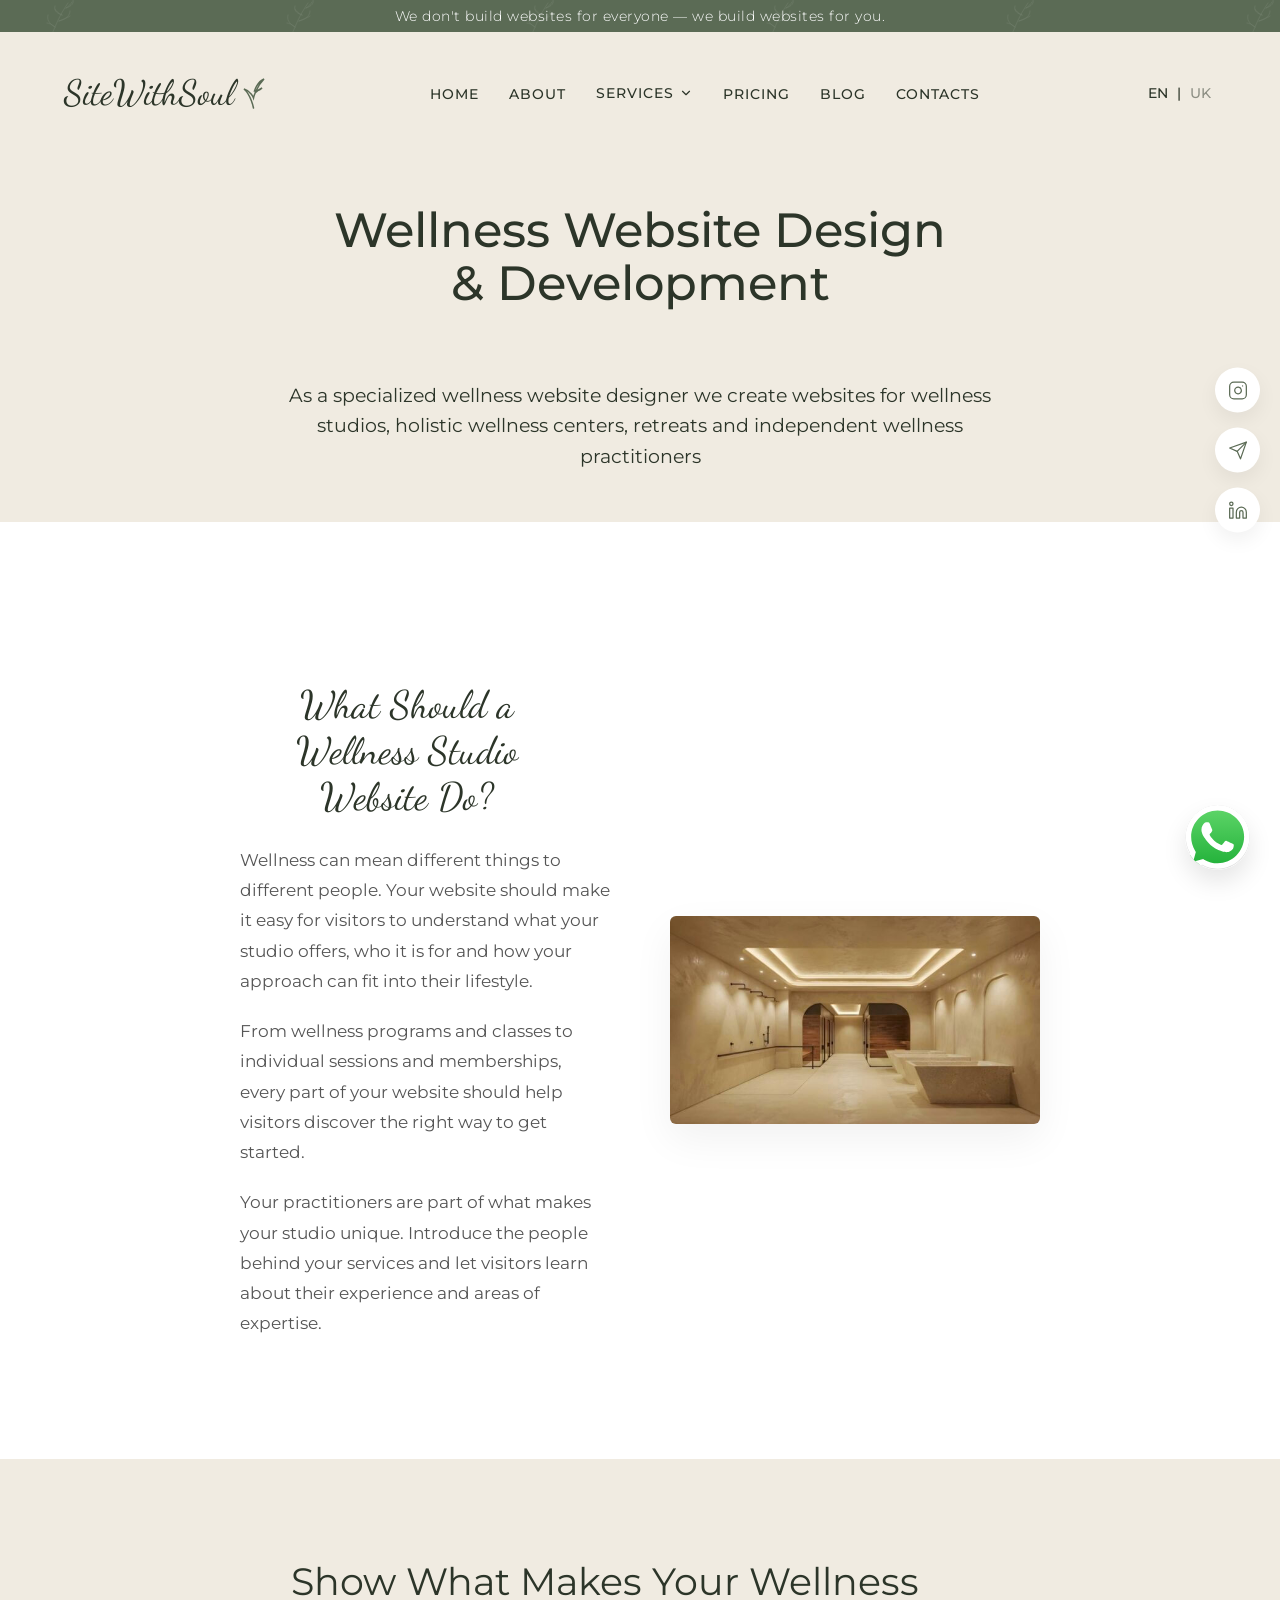
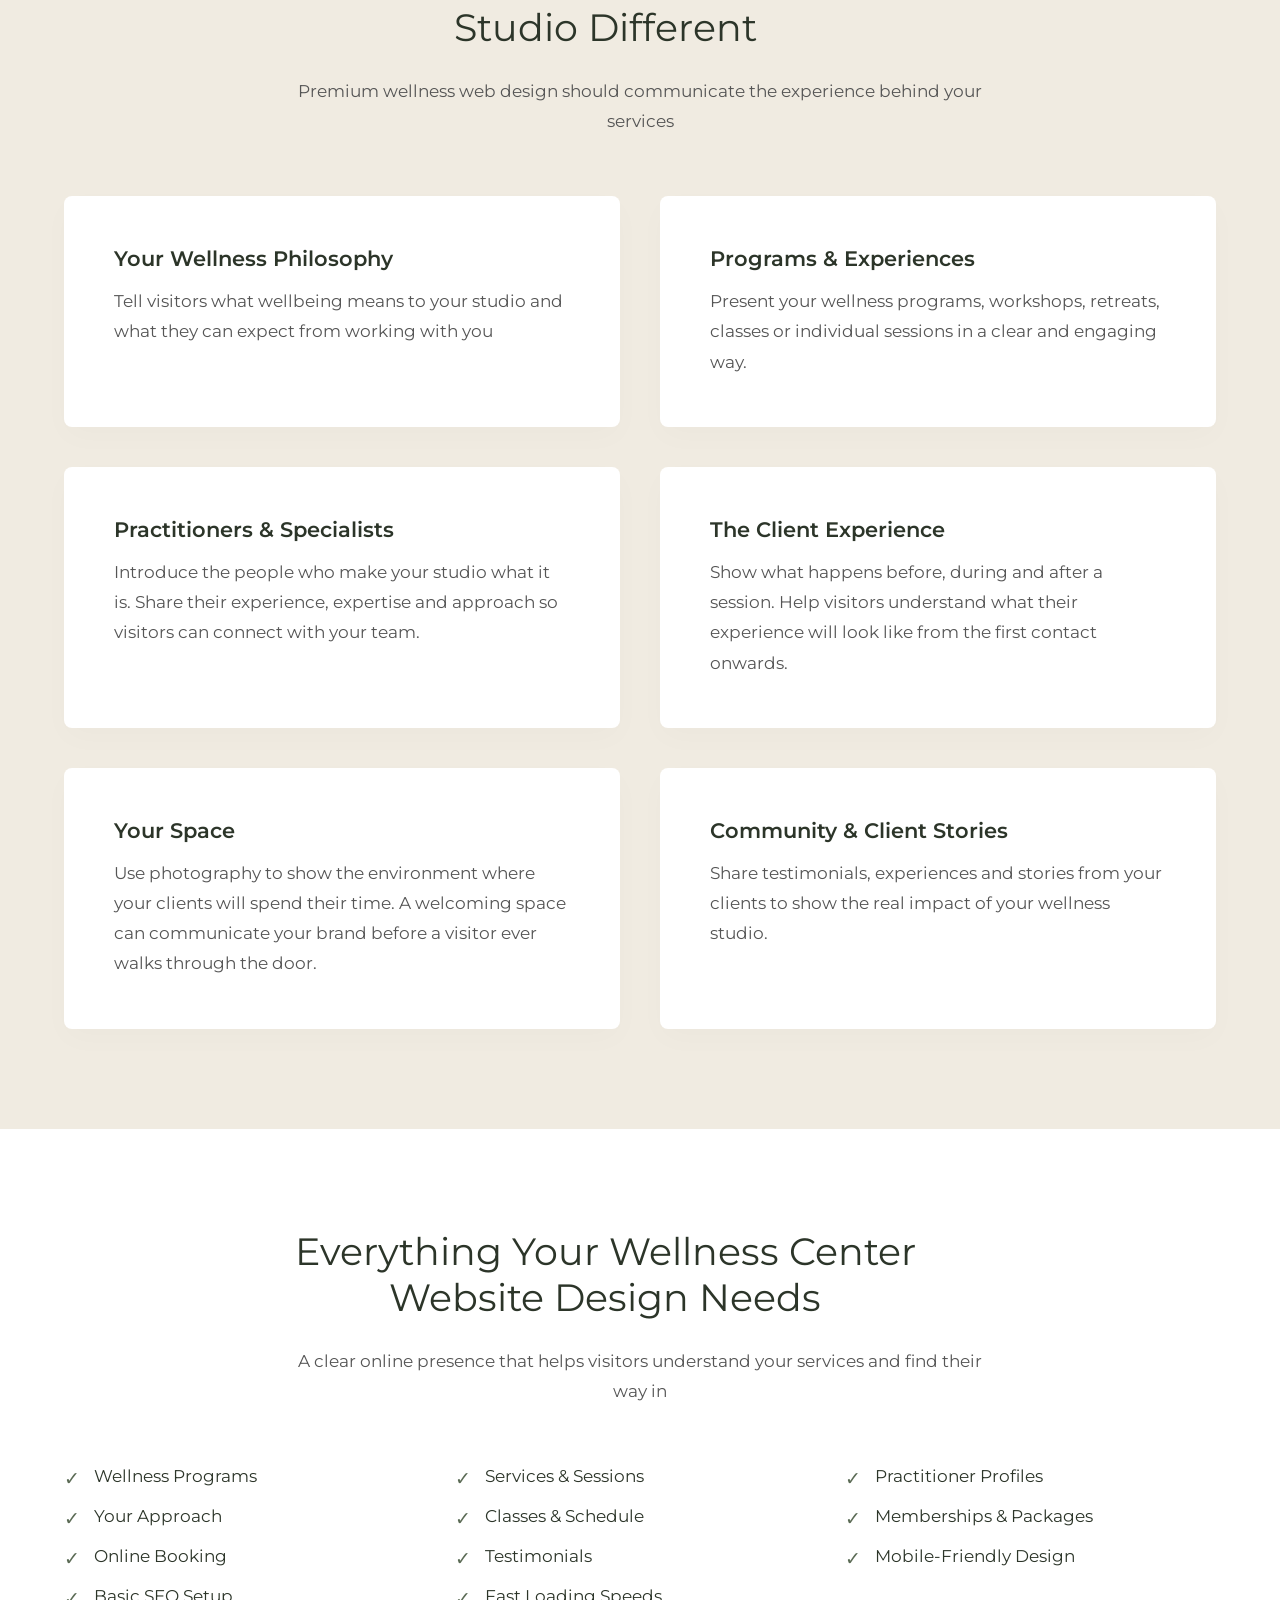
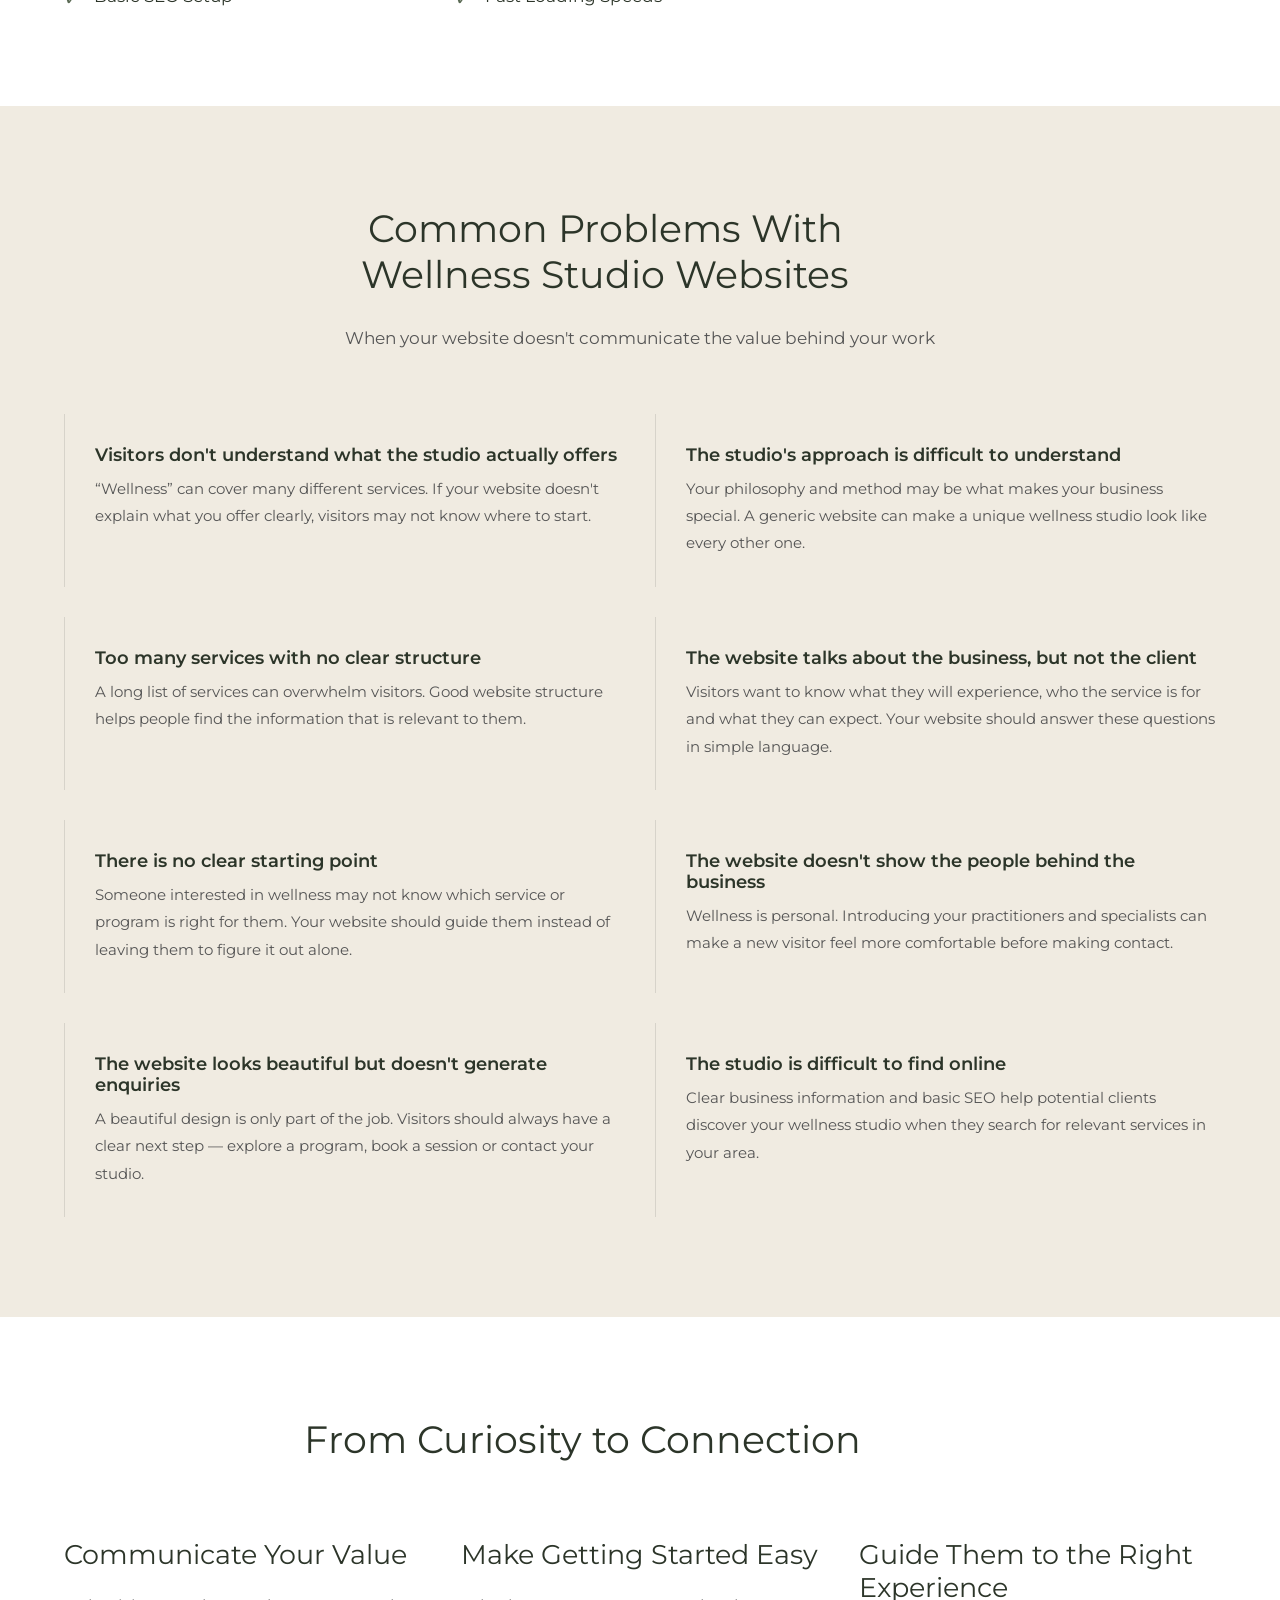
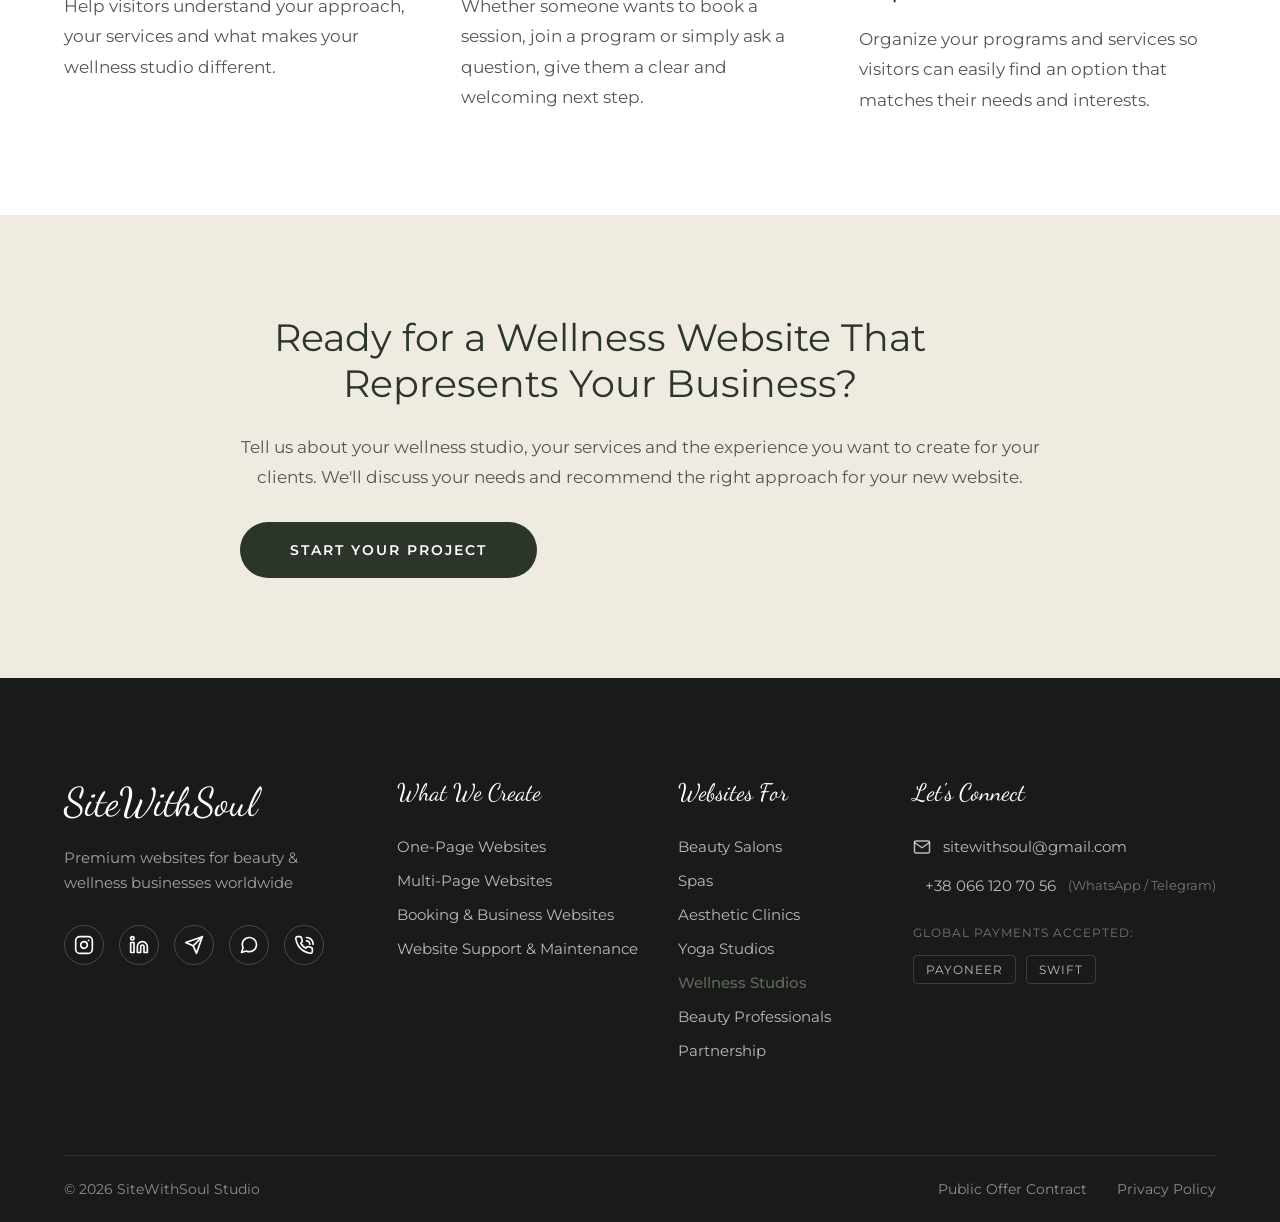
<file: wellness.html>
<!doctype html>
<html lang="en">
  <head>
    <meta charset="UTF-8" />
    <meta name="viewport" content="width=device-width, initial-scale=1.0" />
    <title>Wellness Studio Website Design & Development | SiteWithSoul</title>
    <link rel="preconnect" href="https://fonts.googleapis.com" />
    <link rel="preconnect" href="https://fonts.gstatic.com" crossorigin />
    <link
      href="https://fonts.googleapis.com/css2?family=Dancing+Script:wght@400..700&family=Montserrat:ital,wght@0,100..900;1,100..900&display=swap"
      rel="stylesheet"
    />
    <link rel="stylesheet" href="assets/css/normalize.css" />
    <link rel="stylesheet" href="assets/css/style.css" />
  </head>
  <body>
    <div class="top-bar">
      We don't build websites for everyone — we build websites for you.
    </div>

    <header>
      <a href="index.html" class="logo">
        SiteWithSoul
        <!-- Эстетичная веточка -->
        <svg viewBox="0 0 24 32" xmlns="http://www.w3.org/2000/svg">
          <path
            d="M11.5,31 C11.5,31 9,18 2,12 C9,14 11.5,21 11.5,21 C11.5,21 14,10 22,2 C15,5 12.5,14 12.5,14 C12.5,14 17,14 20,11 C16,13 13,16 13,16"
            stroke="var(--accent)"
            stroke-width="1.5"
            fill="none"
            stroke-linecap="round"
          />
        </svg>
      </a>

      <ul class="nav-links">
        <li><a href="index.html">Home</a></li>
        <li><a href="index.html#about">About</a></li>
        <li class="has-dropdown">
          <a href="index.html#services" class="dropdown-toggle">
            Services
            <!-- Иконка стрелочки -->
            <svg viewBox="0 0 24 24" width="14" height="14">
              <path
                d="M6 9l6 6 6-6"
                stroke="currentColor"
                stroke-width="2"
                stroke-linecap="round"
                stroke-linejoin="round"
                fill="none"
              />
            </svg>
          </a>
          <!-- Само выпадающее меню -->
          <ul class="dropdown-menu">
            <li>
              <a class="dropdown__link" href="salons.html"
                >Beauty Salon Websites</a
              >
            </li>
            <li>
              <a class="dropdown__link" href="spa.html">Spa Websites</a>
            </li>
            <li>
              <a class="dropdown__link" href="clinics.html"
                >Aesthetic Clinic Websites</a
              >
            </li>
            <li>
              <a class="dropdown__link" href="yoga.html"
                >Yoga Studio Websites</a
              >
            </li>
            <li>
              <a class="dropdown__link current-page" href="wellness.html"
                >Wellness Studio Websites</a
              >
            </li>
            <li>
              <a class="dropdown__link" href="partnership.html">Partnership</a>
            </li>
          </ul>
        </li>
        <li><a href="index.html#pricing">Pricing</a></li>
        <li><a href="index.html#blog">Blog</a></li>
        <li><a href="index.html#contacts">Contacts</a></li>
      </ul>

      <div class="header-actions">
        <div class="lang-switch">
          <a href="#" class="active">EN</a> | <a href="#">UK</a>
        </div>
        <div class="burger" id="burger">
          <div class="line1"></div>
          <div class="line2"></div>
          <div class="line3"></div>
        </div>
      </div>
    </header>
    <!-- Оверлей для затемнения -->
    <div class="menu-overlay" id="menuOverlay"></div>

    <!-- Боковое мобильное меню -->
    <div class="mobile-menu" id="mobileMenu">
      <div class="mobile-menu-header">
        <a href="index.html" class="logo">
          SiteWithSoul
          <svg viewBox="0 0 24 32" xmlns="http://www.w3.org/2000/svg">
            <path
              d="M11.5,31 C11.5,31 9,18 2,12 C9,14 11.5,21 11.5,21 C11.5,21 14,10 22,2 C15,5 12.5,14 12.5,14 C12.5,14 17,14 20,11 C16,13 13,16 13,16"
              stroke="var(--accent)"
              stroke-width="1.5"
              fill="none"
              stroke-linecap="round"
            />
          </svg>
        </a>
        <button class="close-menu" id="closeMenu">&times;</button>
      </div>

      <ul class="mobile-nav-links">
        <li><a href="index.html">Home</a></li>
        <li><a href="index.html#about">About</a></li>
        <!-- Мобильный Dropdown -->
        <li class="mobile-has-dropdown">
          <a
            href="index.html#services"
            class="mobile-dropdown-toggle"
            id="mobileDropdownBtn"
          >
            Services
            <svg viewBox="0 0 24 24" width="20" height="20">
              <path
                d="M6 9l6 6 6-6"
                stroke="currentColor"
                stroke-width="2"
                stroke-linecap="round"
                stroke-linejoin="round"
                fill="none"
              />
            </svg>
          </a>
          <ul class="mobile-dropdown-menu" id="mobileDropdownMenu">
            <li>
              <a href="salons.html" class="mobile-link"
                >Beauty Salon Websites</a
              >
            </li>
            <li>
              <a href="spa.html" class="mobile-link">Spa Websites</a>
            </li>
            <li>
              <a href="clinics.html" class="mobile-link"
                >Aesthetic Clinic Websites</a
              >
            </li>
            <li>
              <a href="yoga.html" class="mobile-link">Yoga Studio Websites</a>
            </li>
            <li>
              <a href="wellness.html" class="mobile-link current-page"
                >Wellness Studio Websites</a
              >
            </li>
            <li>
              <a href="partnership.html" class="mobile-link">Partnership</a>
            </li>
          </ul>
        </li>
        <li><a href="index.html#pricing">Pricing</a></li>
        <li><a href="index.html#blog">Blog</a></li>
        <li><a href="index.html#contacts">Contacts</a></li>
      </ul>
      <div class="mobile-lang-switch">
        <a href="#" class="active">EN</a>
        <span class="divider">|</span>
        <a href="#">UK</a>
      </div>
      <div class="mobile-menu-footer">
        <!-- Используем те же классы, что и у кнопок на главном экране -->
        <button class="btn btn-primary" id="mobileStartProject">
          Start Your Project
          <svg viewBox="0 0 24 24">
            <path
              d="M5 12h14M12 5l7 7-7 7"
              stroke="currentColor"
              stroke-width="2"
              stroke-linecap="round"
              stroke-linejoin="round"
              fill="none"
            />
          </svg>
        </button>
      </div>
    </div>

    <!-- 1. ШАПКА СТРАНИЦЫ (Hero) -->
    <section class="niche-hero">
      <div class="container">
        <h1 class="niche-title">Wellness Website Design <br />& Development</h1>
        <p class="niche-subtitle">
          As a specialized wellness website designer we create websites for
          wellness studios, holistic wellness centers, retreats and independent
          wellness practitioners
        </p>
      </div>
    </section>

    <main class="seo-landing">
      <!-- 2. INTRO: What Should a Website Do? -->
      <section class="seo-intro bg-white">
        <div class="container narrow-container">
          <div class="intro-split-section">
            <!-- Левая колонка: Заголовок и текст -->
            <div class="intro-content">
              <h2 class="intro-title">
                What Should a Wellness Studio<br />Website Do?
              </h2>

              <p class="intro-text">
                Wellness can mean different things to different people. Your
                website should make it easy for visitors to understand what your
                studio offers, who it is for and how your approach can fit into
                their lifestyle.
              </p>

              <!-- Выделяем боли клиентов в элегантный блок-цитату -->
              <!-- <blockquote class="intro-quote">
                What classes do you offer? When are they? Who teaches them? How
                much does it cost? And how can I join?
              </blockquote> -->

              <p class="intro-text">
                From wellness programs and classes to individual sessions and
                memberships, every part of your website should help visitors
                discover the right way to get started.
              </p>
              <p class="intro-text">
                Your practitioners are part of what makes your studio unique.
                Introduce the people behind your services and let visitors learn
                about their experience and areas of expertise.
              </p>
            </div>

            <!-- Правая колонка: Фотография -->
            <div class="intro-img-box">
              <img
                class="intro-img"
                src="/assets/img/services-5.jpg"
                alt="Beauty Salon Website Design"
              />
            </div>
          </div>
        </div>
      </section>

      <!-- 3. БЕНЕФИТЫ (2x2 Grid) -->
      <section class="seo-benefits bg-beige">
        <div class="container">
          <div class="section-header text-center">
            <h2>Show What Makes Your Wellness Studio Different</h2>
            <p>
              Premium wellness web design should communicate the experience
              behind your services
            </p>
          </div>

          <div class="grid-2x2">
            <div class="benefit-card">
              <h3>Your Wellness Philosophy</h3>
              <p>
                Tell visitors what wellbeing means to your studio and what they
                can expect from working with you
              </p>
            </div>
            <div class="benefit-card">
              <h3>Programs & Experiences</h3>
              <p>
                Present your wellness programs, workshops, retreats, classes or
                individual sessions in a clear and engaging way.
              </p>
            </div>
            <div class="benefit-card">
              <h3>Practitioners & Specialists</h3>
              <p>
                Introduce the people who make your studio what it is. Share
                their experience, expertise and approach so visitors can connect
                with your team.
              </p>
            </div>
            <div class="benefit-card">
              <h3>The Client Experience</h3>
              <p>
                Show what happens before, during and after a session. Help
                visitors understand what their experience will look like from
                the first contact onwards.
              </p>
            </div>
            <div class="benefit-card">
              <h3>Your Space</h3>
              <p>
                Use photography to show the environment where your clients will
                spend their time. A welcoming space can communicate your brand
                before a visitor ever walks through the door.
              </p>
            </div>
            <div class="benefit-card">
              <h3>Community & Client Stories</h3>
              <p>
                Share testimonials, experiences and stories from your clients to
                show the real impact of your wellness studio.
              </p>
            </div>
          </div>
        </div>
      </section>

      <!-- 4. CHECKLIST: Everything Your Salon Website Needs -->
      <section class="seo-features bg-white">
        <div class="container">
          <div class="section-header text-center">
            <h2>Everything Your Wellness Center Website Design Needs</h2>
            <p>
              A clear online presence that helps visitors understand your
              services and find their way in
            </p>
          </div>
          <ul class="features-grid">
            <li>Wellness Programs</li>
            <li>Services & Sessions</li>
            <li>Practitioner Profiles</li>
            <li>Your Approach</li>
            <li>Classes & Schedule</li>
            <li>Memberships & Packages</li>
            <li>Online Booking</li>
            <li>Testimonials</li>
            <li>Mobile-Friendly Design</li>
            <li>Basic SEO Setup</li>
            <li>Fast Loading Speeds</li>
          </ul>
        </div>
      </section>

      <!-- 5. ТИПИЧНЫЕ ОШИБКИ (Экспертный блок) -->
      <section class="seo-problems bg-beige">
        <div class="container">
          <div class="section-header text-center">
            <h2>Common Problems With Wellness Studio Websites</h2>
            <p>
              When your website doesn't communicate the value behind your work
            </p>
          </div>

          <div class="problems-grid">
            <div class="problem-item">
              <h4>Visitors don't understand what the studio actually offers</h4>
              <p>
                “Wellness” can cover many different services. If your website
                doesn't explain what you offer clearly, visitors may not know
                where to start.
              </p>
            </div>
            <div class="problem-item">
              <h4>The studio's approach is difficult to understand</h4>
              <p>
                Your philosophy and method may be what makes your business
                special. A generic website can make a unique wellness studio
                look like every other one.
              </p>
            </div>
            <div class="problem-item">
              <h4>Too many services with no clear structure</h4>
              <p>
                A long list of services can overwhelm visitors. Good website
                structure helps people find the information that is relevant to
                them.
              </p>
            </div>
            <div class="problem-item">
              <h4>The website talks about the business, but not the client</h4>
              <p>
                Visitors want to know what they will experience, who the service
                is for and what they can expect. Your website should answer
                these questions in simple language.
              </p>
            </div>
            <div class="problem-item">
              <h4>There is no clear starting point</h4>
              <p>
                Someone interested in wellness may not know which service or
                program is right for them. Your website should guide them
                instead of leaving them to figure it out alone.
              </p>
            </div>
            <div class="problem-item">
              <h4>The website doesn't show the people behind the business</h4>
              <p>
                Wellness is personal. Introducing your practitioners and
                specialists can make a new visitor feel more comfortable before
                making contact.
              </p>
            </div>
            <div class="problem-item">
              <h4>
                The website looks beautiful but doesn't generate enquiries
              </h4>
              <p>
                A beautiful design is only part of the job. Visitors should
                always have a clear next step — explore a program, book a
                session or contact your studio.
              </p>
            </div>
            <div class="problem-item">
              <h4>The studio is difficult to find online</h4>
              <p>
                Clear business information and basic SEO help potential clients
                discover your wellness studio when they search for relevant
                services in your area.
              </p>
            </div>
          </div>
        </div>
      </section>

      <!-- 6. ТРИ СТОЛПА: Booking, Design, SEO -->
      <section class="seo-pillars bg-white">
        <div class="container">
          <h2 class="pillars-title">From Curiosity to Connection</h2>
          <div class="pillars-grid">
            <div class="pillar-box">
              <h3>Communicate Your Value</h3>
              <p>
                Help visitors understand your approach, your services and what
                makes your wellness studio different.
              </p>
            </div>

            <div class="pillar-box">
              <h3>Make Getting Started Easy</h3>
              <p>
                Whether someone wants to book a session, join a program or
                simply ask a question, give them a clear and welcoming next
                step.
              </p>
            </div>

            <div class="pillar-box">
              <h3>Guide Them to the Right Experience</h3>
              <p>
                Organize your programs and services so visitors can easily find
                an option that matches their needs and interests.
              </p>
            </div>
          </div>
        </div>
      </section>

      <!-- 7. FINAL CTA -->
      <section class="seo-final-cta bg-beige text-center">
        <div class="container narrow-container">
          <h2>Ready for a Wellness Website That Represents Your Business?</h2>
          <p>
            Tell us about your wellness studio, your services and the experience
            you want to create for your clients. We'll discuss your needs and
            recommend the right approach for your new website.
          </p>
          <button class="btn open-modal-btn niche-cta-btn" id="openModal">
            Start Your Project
          </button>
        </div>
      </section>
    </main>

    <footer class="site-footer">
      <div class="container footer-grid">
        <!-- Колонка 1: Бренд и Соцсети -->
        <div class="footer-col brand-col">
          <!-- Твой логотип (текстом или картинкой) -->
          <a href="index.html" class="footer-logo">SiteWithSoul</a>
          <p class="footer-desc">
            Premium websites for beauty & wellness businesses worldwide
          </p>

          <!-- Соцсети -->
          <div class="social-links">
            <a
              href="https://www.instagram.com/berzina_web_dev/"
              target="_blank"
              aria-label="Instagram"
            >
              <svg
                viewBox="0 0 24 24"
                width="20"
                height="20"
                stroke="currentColor"
                stroke-width="2"
                fill="none"
                stroke-linecap="round"
                stroke-linejoin="round"
              >
                <rect x="2" y="2" width="20" height="20" rx="5" ry="5"></rect>
                <path
                  d="M16 11.37A4 4 0 1 1 12.63 8 4 4 0 0 1 16 11.37z"
                ></path>
                <line x1="17.5" y1="6.5" x2="17.51" y2="6.5"></line>
              </svg>
            </a>
            <a
              href="https://www.linkedin.com/in/olena-berzina-284233257/"
              target="_blank"
              aria-label="LinkedIn"
            >
              <svg
                viewBox="0 0 24 24"
                width="20"
                height="20"
                stroke="currentColor"
                stroke-width="2"
                fill="none"
                stroke-linecap="round"
                stroke-linejoin="round"
              >
                <path
                  d="M16 8a6 6 0 0 1 6 6v7h-4v-7a2 2 0 0 0-2-2 2 2 0 0 0-2 2v7h-4v-7a6 6 0 0 1 6-6z"
                ></path>
                <rect x="2" y="9" width="4" height="12"></rect>
                <circle cx="4" cy="4" r="2"></circle>
              </svg>
            </a>
            <a
              href="https://t.me/sitewithsoul"
              target="_blank"
              aria-label="Telegram"
            >
              <svg
                viewBox="0 0 24 24"
                width="20"
                height="20"
                stroke="currentColor"
                stroke-width="2"
                fill="none"
                stroke-linecap="round"
                stroke-linejoin="round"
              >
                <line x1="22" y1="2" x2="11" y2="13"></line>
                <polygon points="22 2 15 22 11 13 2 9 22 2"></polygon>
              </svg>
            </a>
            <a
              href="https://wa.me/+380661207056"
              target="_blank"
              aria-label="WhatsApp"
            >
              <svg
                viewBox="0 0 24 24"
                width="20"
                height="20"
                stroke="currentColor"
                stroke-width="2"
                fill="none"
                stroke-linecap="round"
                stroke-linejoin="round"
              >
                <path
                  d="M21 11.5a8.38 8.38 0 0 1-.9 3.8 8.5 8.5 0 0 1-7.6 4.7 8.38 8.38 0 0 1-3.8-.9L3 21l1.9-5.7a8.38 8.38 0 0 1-.9-3.8 8.5 8.5 0 0 1 4.7-7.6 8.38 8.38 0 0 1 3.8-.9h.5a8.48 8.48 0 0 1 8 8v.5z"
                ></path>
              </svg>
            </a>
            <a
              href="viber://chat?number=+380661207056"
              target="_blank"
              aria-label="Viber"
            >
              <svg
                viewBox="0 0 24 24"
                width="20"
                height="20"
                stroke="currentColor"
                stroke-width="2"
                fill="none"
                stroke-linecap="round"
                stroke-linejoin="round"
              >
                <path
                  d="M22 16.92v3a2 2 0 0 1-2.18 2 19.79 19.79 0 0 1-8.63-3.07 19.5 19.5 0 0 1-6-6 19.79 19.79 0 0 1-3.07-8.67A2 2 0 0 1 4.11 2h3a2 2 0 0 1 2 1.72 12.84 12.84 0 0 0 .7 2.81 2 2 0 0 1-.45 2.11L8.09 9.91a16 16 0 0 0 6 6l1.27-1.27a2 2 0 0 1 2.11-.45 12.84 12.84 0 0 0 2.81.7A2 2 0 0 1 22 16.92z"
                ></path>
                <path d="M15 7a4 4 0 0 1 4 4"></path>
                <path d="M15 3a8 8 0 0 1 8 8"></path>
              </svg>
            </a>
          </div>
        </div>

        <!-- Колонка 2: Экспертиза (Страницы) -->
        <div class="footer-col links-col">
          <h4 class="footer-heading">What We Create</h4>
          <ul class="footer-menu">
            <li><a href="index.html#portfolio">One-Page Websites</a></li>
            <li><a href="index.html#portfolio">Multi-Page Websites</a></li>
            <li>
              <a href="index.html#portfolio">Booking & Business Websites</a>
            </li>
            <li>
              <a href="index.html#portfolio">Website Support & Maintenance</a>
            </li>
          </ul>
        </div>
        <!-- Колонка 3: НОВЫЙ БЛОК (Ниши) -->
        <div class="footer-col links-col">
          <h4 class="footer-heading">Websites For</h4>
          <ul class="footer-menu">
            <li><a href="salons.html">Beauty Salons</a></li>
            <li><a href="spa.html">Spas</a></li>
            <li><a href="clinics.html">Aesthetic Clinics</a></li>
            <li><a href="yoga.html">Yoga Studios</a></li>
            <li>
              <a class="current-page" href="#wellness">Wellness Studios</a>
            </li>
            <li><a href="index.html#contacts">Beauty Professionals</a></li>
            <li><a href="partnership.html">Partnership</a></li>
          </ul>
        </div>

        <!-- Колонка 3: Контакты и Оплата -->
        <div class="footer-col contact-col">
          <h4 class="footer-heading">Let's Connect</h4>

          <a href="mailto:sitewithsoul@gmail.com" class="footer-contact-link">
            <svg
              viewBox="0 0 24 24"
              width="18"
              height="18"
              stroke="currentColor"
              stroke-width="2"
              fill="none"
              stroke-linecap="round"
              stroke-linejoin="round"
            >
              <path
                d="M4 4h16c1.1 0 2 .9 2 2v12c0 1.1-.9 2-2 2H4c-1.1 0-2-.9-2-2V6c0-1.1.9-2 2-2z"
              ></path>
              <polyline points="22,6 12,13 2,6"></polyline>
            </svg>
            sitewithsoul@gmail.com
          </a>

          <a
            href="https://wa.me/380661207056"
            target="_blank"
            class="footer-contact-link"
          >
            <svg
              viewBox="0 0 24 24"
              width="18"
              height="18"
              stroke="currentColor"
              stroke-width="2"
              fill="none"
              stroke-linecap="round"
              stroke-linejoin="round"
            >
              <path
                d="M22 16.92v3a2 2 0 0 1-2.18 2 19.79 19.79 0 0 1-8.63-3.07 19.5 19.5 0 0 1-6-6 19.79 19.79 0 0 1-3.07-8.67A2 2 0 0 1 4.11 2h3a2 2 0 0 1 2 1.72 12.84 12.84 0 0 0 .7 2.81 2 2 0 0 1-.45 2.11L8.09 9.91a16 16 0 0 0 6 6l1.27-1.27a2 2 0 0 1 2.11-.45 12.84 12.84 0 0 0 2.81.7A2 2 0 0 1 22 16.92z"
              ></path>
            </svg>
            +38 066 120 70 56
            <span class="contact-note">(WhatsApp / Telegram)</span>
          </a>

          <div class="payment-methods">
            <span class="payment-label">Global Payments Accepted:</span>
            <div class="payment-icons">
              <!-- Здесь можно вставить SVG логотипа Payoneer, пока пишем текстом для стиля -->
              <span class="pay-badge">Payoneer</span>
              <span class="pay-badge">SWIFT</span>
            </div>
          </div>
        </div>
      </div>

      <!-- Самая нижняя полоса: Копирайт и Документы -->
      <div class="footer-bottom">
        <div class="container bottom-container">
          <p class="copyright">
            © <span id="currentYear">2026</span> SiteWithSoul Studio
          </p>
          <div class="legal-links">
            <a href="offer.html">Public Offer Contract</a>
            <a href="policy.html">Privacy Policy</a>
          </div>
        </div>
      </div>
    </footer>
    <!-- Modal -->
    <div class="modal-overlay" id="userNameModal">
      <div class="modal-content">
        <button class="close-btn" id="closeModal">&times;</button>
        <h3>Start Your Project</h3>
        <form action="#" method="POST" id="contactForm">
          <div class="form-group">
            <input type="text" name="name" placeholder="Your Name" required />
          </div>
          <div class="form-group">
            <input
              type="tel"
              name="tel"
              placeholder="WhatsApp Number"
              required
            />
          </div>
          <div class="form-group">
            <select name="business_type" required>
              <option value="" disabled selected>Select Business Type</option>
              <option value="salon">Beauty Salon</option>
              <option value="spa">Spa / Wellness Studio</option>
              <option value="clinic">Aesthetic Clinic</option>
              <option value="other">Other</option>
            </select>
          </div>
          <button type="submit" class="btn btn-primary submit-btn">
            Send Request
            <svg viewBox="0 0 24 24">
              <path
                d="M5 12h14M12 5l7 7-7 7"
                stroke="currentColor"
                stroke-width="2"
                stroke-linecap="round"
                stroke-linejoin="round"
                fill="none"
              />
            </svg>
          </button>
        </form>
      </div>
    </div>
    <!-- Вертикальный блок социальных сетей -->
    <div class="floating-socials">
      <a
        href="https://www.instagram.com/berzina_web_dev/"
        aria-label="Instagram"
      >
        <svg
          viewBox="0 0 24 24"
          fill="none"
          stroke="currentColor"
          stroke-width="1.5"
          stroke-linecap="round"
          stroke-linejoin="round"
        >
          <rect x="2" y="2" width="20" height="20" rx="5" ry="5"></rect>
          <path d="M16 11.37A4 4 0 1 1 12.63 8 4 4 0 0 1 16 11.37z"></path>
          <line x1="17.5" y1="6.5" x2="17.51" y2="6.5"></line>
        </svg>
      </a>
      <a href="https://t.me/sitewithsoul" aria-label="Telegram">
        <svg
          viewBox="0 0 24 24"
          fill="none"
          stroke="currentColor"
          stroke-width="1.5"
          stroke-linecap="round"
          stroke-linejoin="round"
        >
          <line x1="22" y1="2" x2="11" y2="13"></line>
          <polygon points="22 2 15 22 11 13 2 9 22 2"></polygon>
        </svg>
      </a>
      <a
        href="https://www.linkedin.com/in/olena-berzina-284233257/"
        aria-label="LinkedIn"
      >
        <svg
          viewBox="0 0 24 24"
          fill="none"
          stroke="currentColor"
          stroke-width="1.5"
          stroke-linecap="round"
          stroke-linejoin="round"
        >
          <path
            d="M16 8a6 6 0 0 1 6 6v7h-4v-7a2 2 0 0 0-4 0v7h-4v-7a6 6 0 0 1 6-6z"
          ></path>
          <rect x="2" y="9" width="4" height="12"></rect>
          <circle cx="4" cy="4" r="2"></circle>
        </svg>
      </a>
    </div>

    <!-- Плавающая кнопка WhatsApp -->
    <a
      href="https://wa.me/https://wa.me/+380661207056"
      class="floating-whatsapp"
      target="_blank"
      aria-label="Chat on WhatsApp"
    >
      <!-- Сюда вставишь путь к своей картинке WhatsApp -->
      <img src="assets/img/whatsapp-svgrepo-com.svg" alt="WhatsApp" />
    </a>
    <script src="assets/js/main.js"></script>
  </body>
</html>
</file>
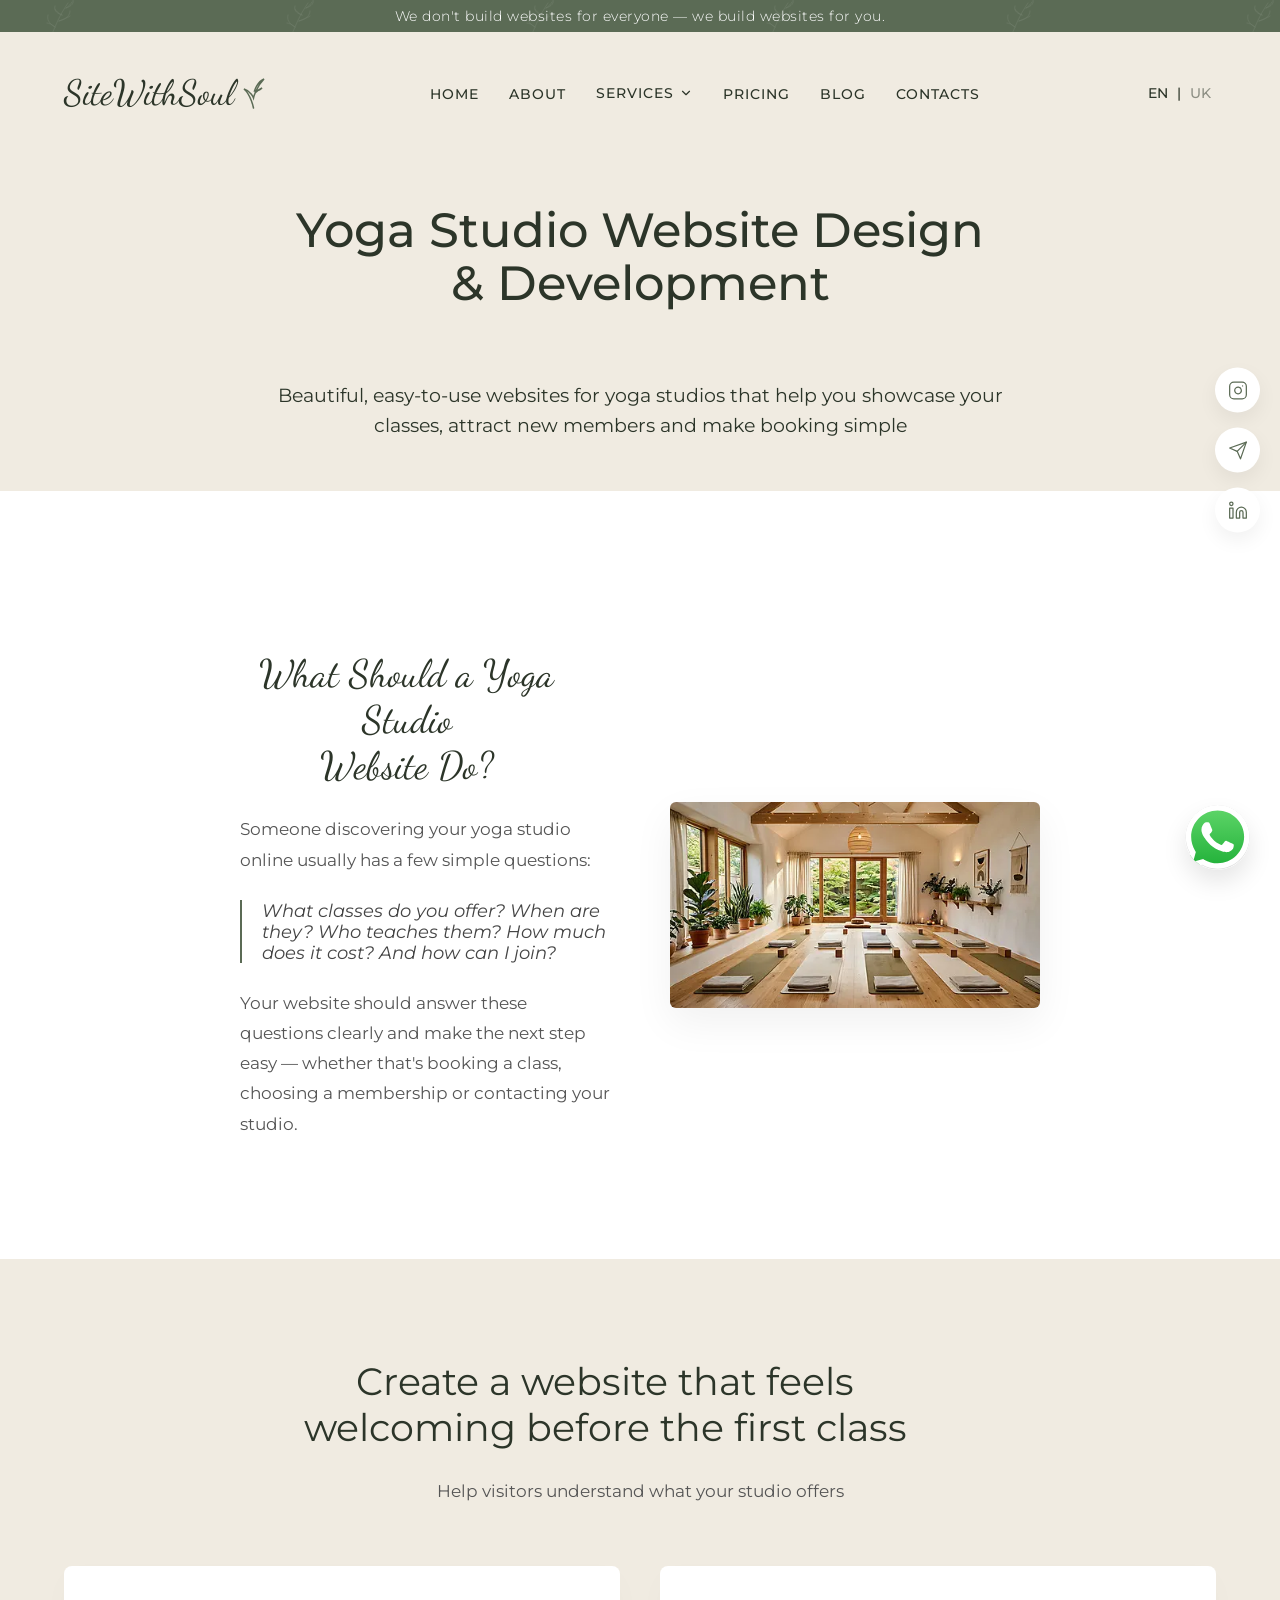
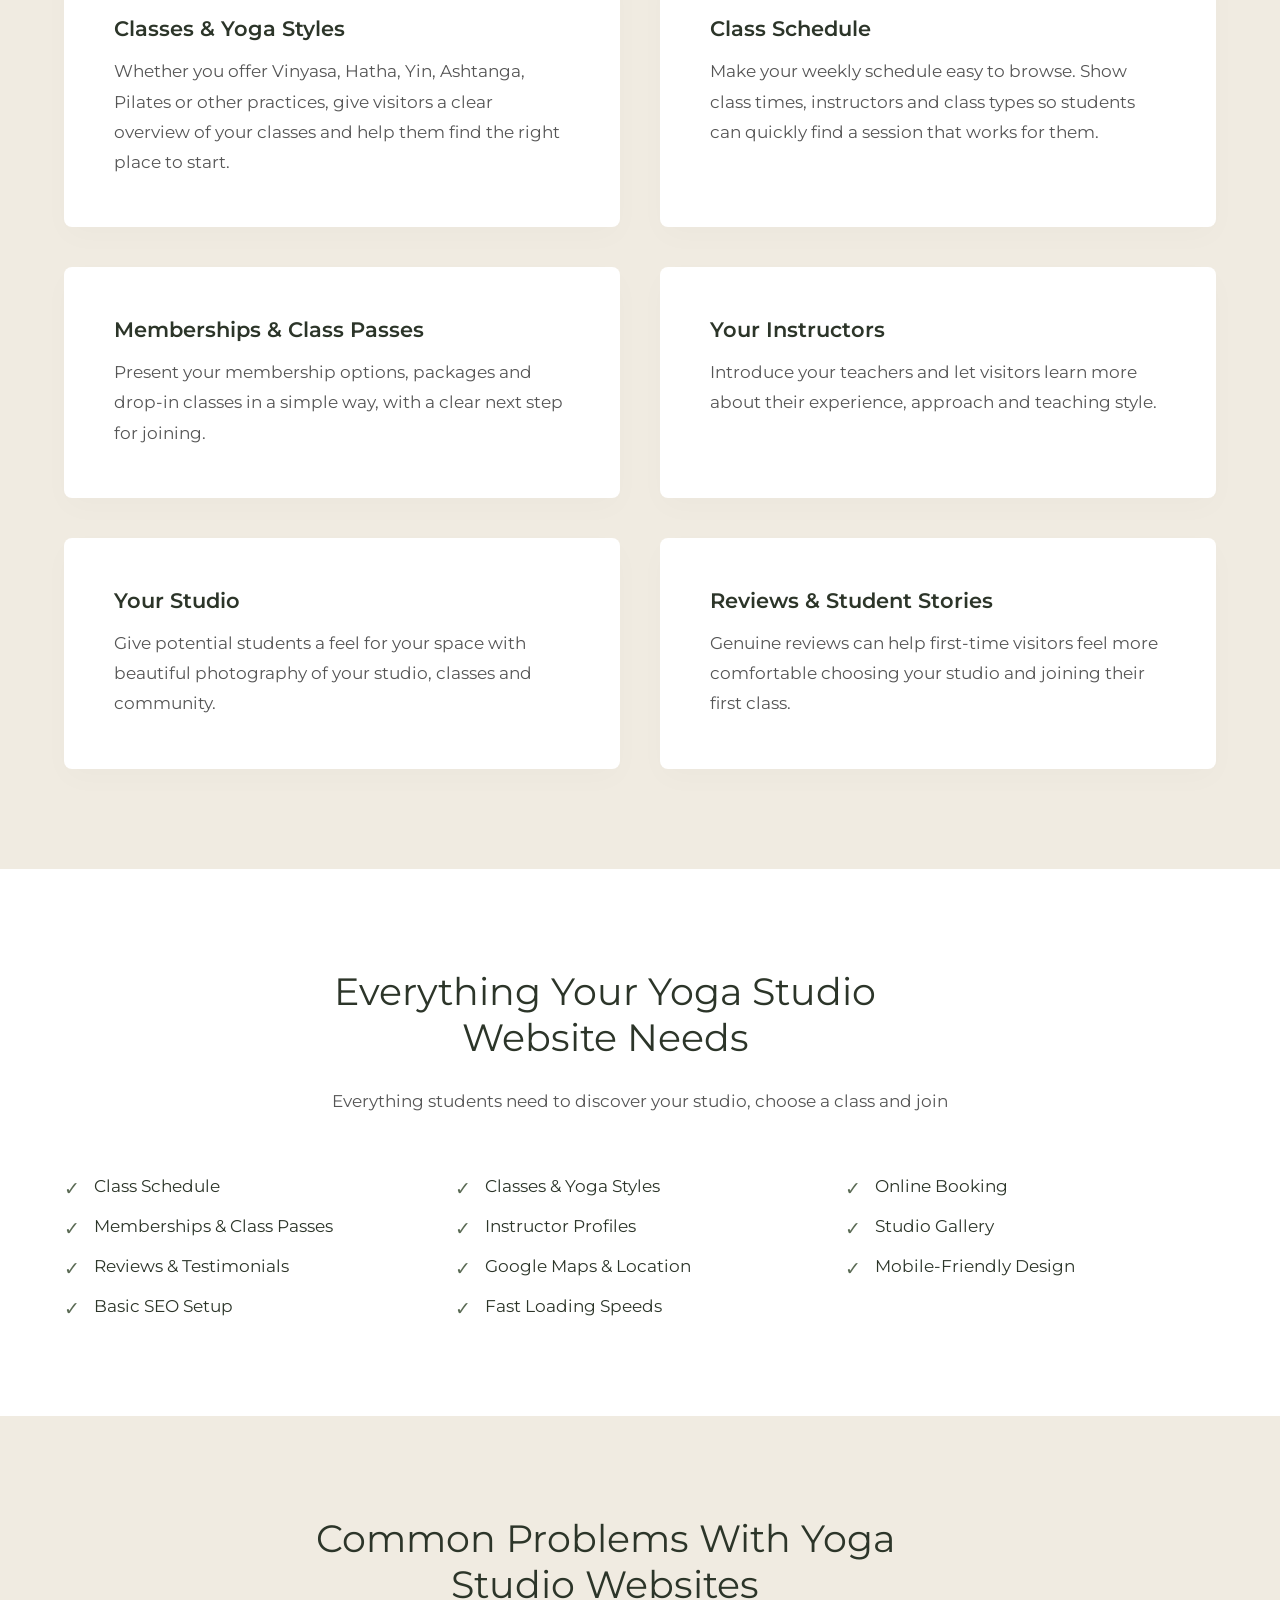
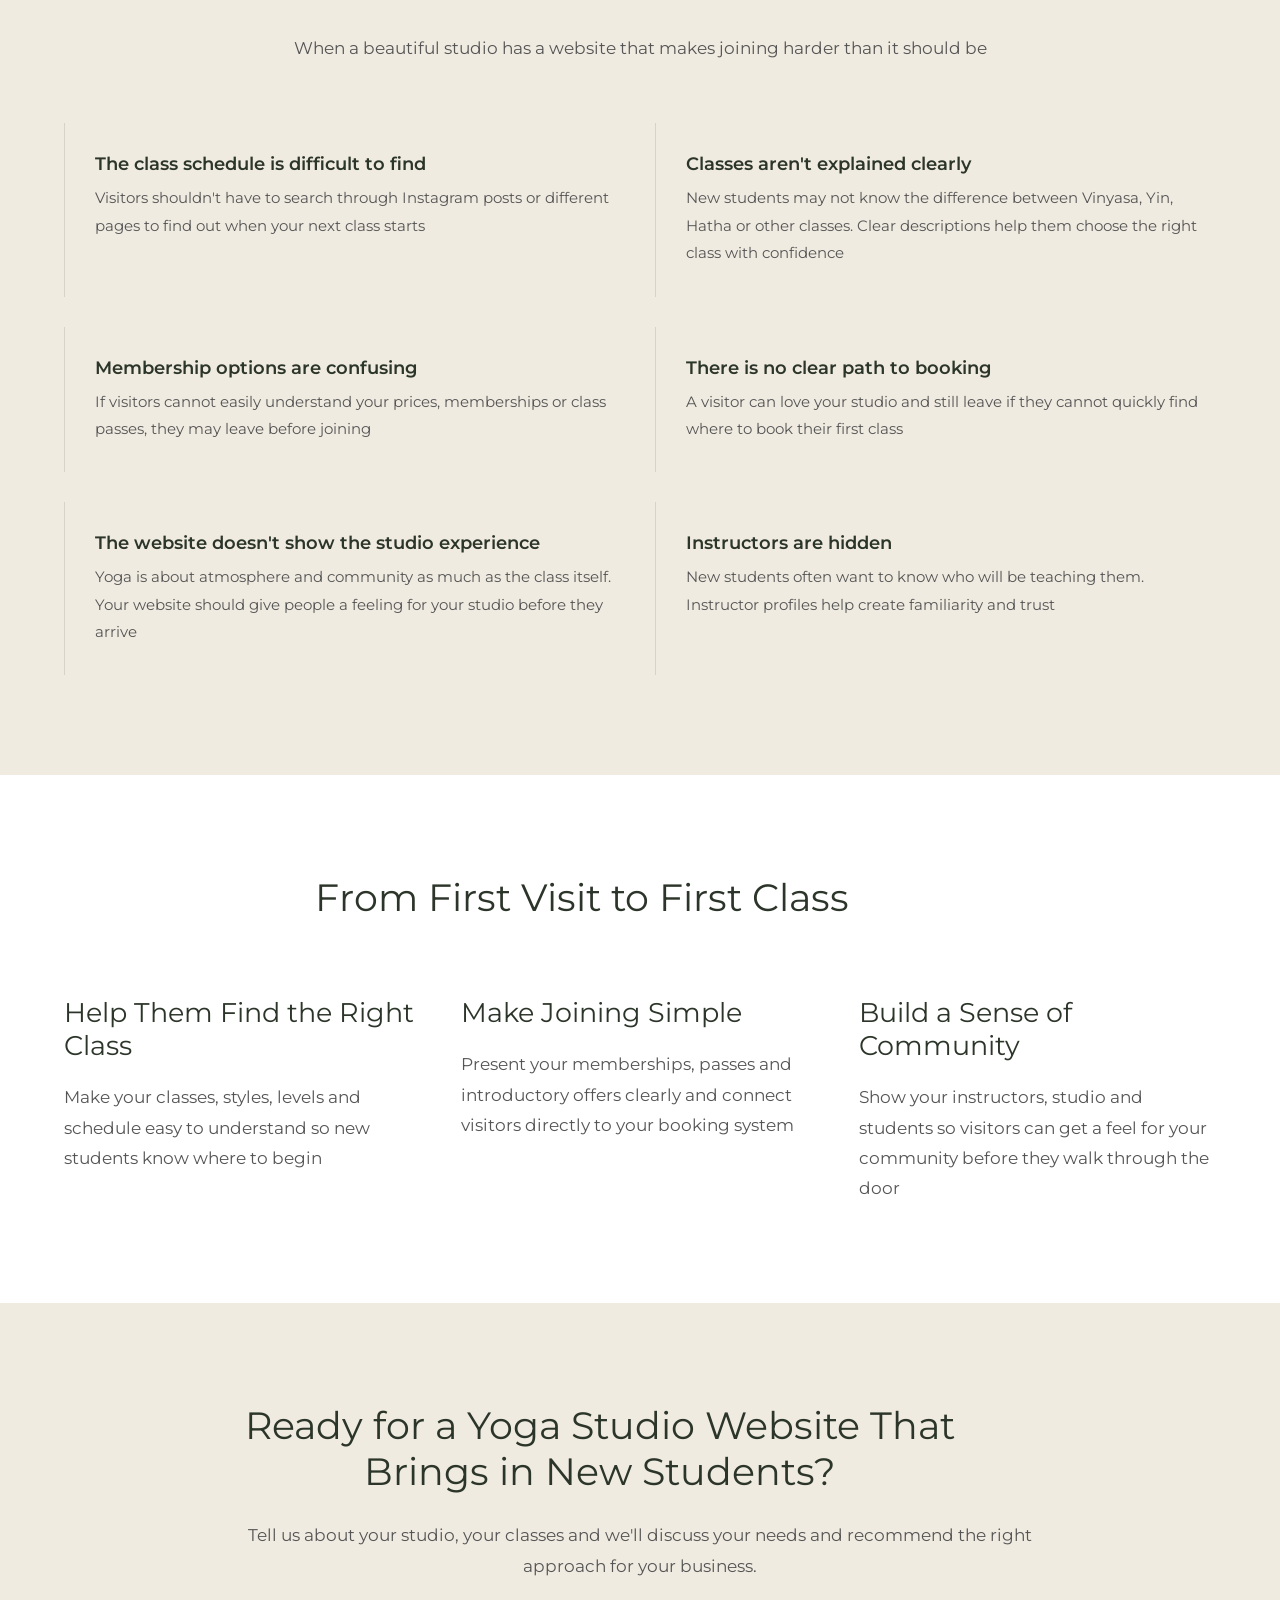
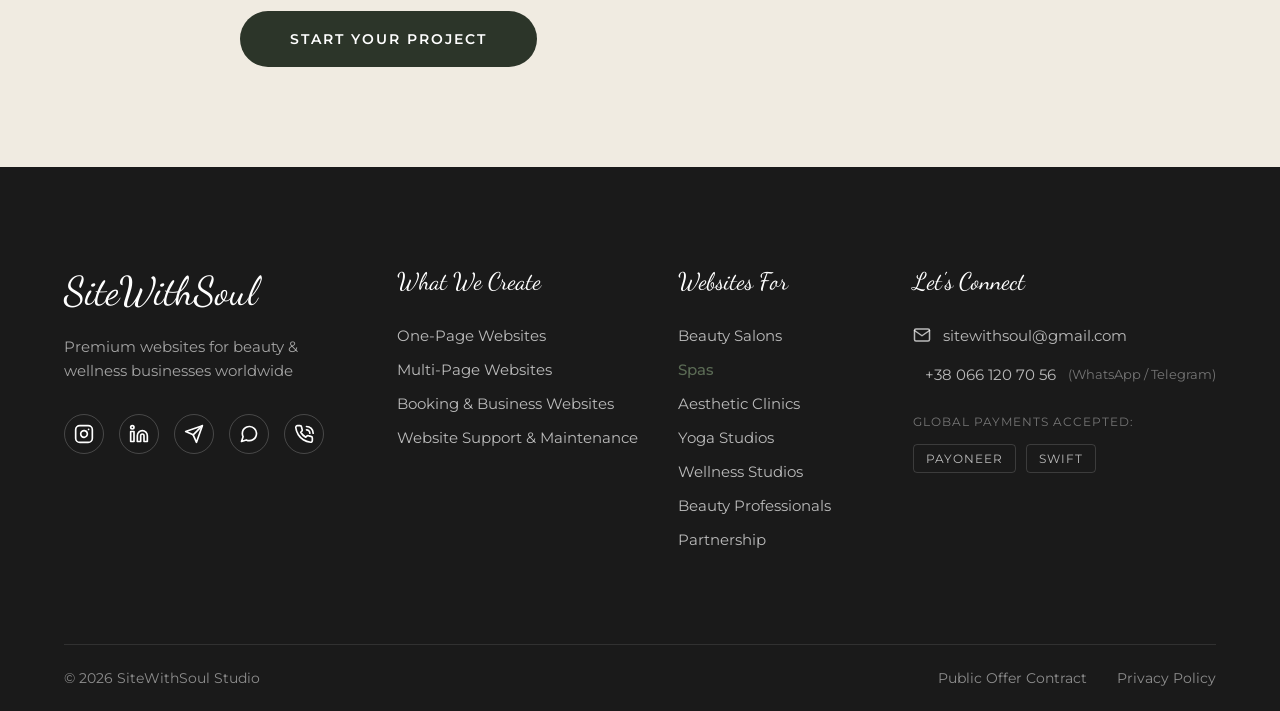
<file: yoga.html>
<!doctype html>
<html lang="en">
  <head>
    <meta charset="UTF-8" />
    <meta name="viewport" content="width=device-width, initial-scale=1.0" />
    <title>SPA Salon Website Design & Development | SiteWithSoul</title>
    <link rel="preconnect" href="https://fonts.googleapis.com" />
    <link rel="preconnect" href="https://fonts.gstatic.com" crossorigin />
    <link
      href="https://fonts.googleapis.com/css2?family=Dancing+Script:wght@400..700&family=Montserrat:ital,wght@0,100..900;1,100..900&display=swap"
      rel="stylesheet"
    />
    <link rel="stylesheet" href="assets/css/normalize.css" />
    <link rel="stylesheet" href="assets/css/style.css" />
  </head>
  <body>
    <div class="top-bar">
      We don't build websites for everyone — we build websites for you.
    </div>

    <header>
      <a href="index.html" class="logo">
        SiteWithSoul
        <!-- Эстетичная веточка -->
        <svg viewBox="0 0 24 32" xmlns="http://www.w3.org/2000/svg">
          <path
            d="M11.5,31 C11.5,31 9,18 2,12 C9,14 11.5,21 11.5,21 C11.5,21 14,10 22,2 C15,5 12.5,14 12.5,14 C12.5,14 17,14 20,11 C16,13 13,16 13,16"
            stroke="var(--accent)"
            stroke-width="1.5"
            fill="none"
            stroke-linecap="round"
          />
        </svg>
      </a>

      <ul class="nav-links">
        <li><a href="index.html">Home</a></li>
        <li><a href="index.html#about">About</a></li>
        <li class="has-dropdown">
          <a href="index.html#services" class="dropdown-toggle">
            Services
            <!-- Иконка стрелочки -->
            <svg viewBox="0 0 24 24" width="14" height="14">
              <path
                d="M6 9l6 6 6-6"
                stroke="currentColor"
                stroke-width="2"
                stroke-linecap="round"
                stroke-linejoin="round"
                fill="none"
              />
            </svg>
          </a>
          <!-- Само выпадающее меню -->
          <ul class="dropdown-menu">
            <li>
              <a class="dropdown__link" href="salons.html"
                >Beauty Salon Websites</a
              >
            </li>
            <li>
              <a class="dropdown__link" href="spa.html">Spa Websites</a>
            </li>
            <li>
              <a class="dropdown__link" href="clinics.html"
                >Aesthetic Clinic Websites</a
              >
            </li>
            <li>
              <a class="dropdown__link current-page" href="yoga.html"
                >Yoga Studio Websites</a
              >
            </li>
            <li>
              <a class="dropdown__link" href="wellness.html"
                >Wellness Studio Websites</a
              >
            </li>
            <li>
              <a class="dropdown__link" href="partnership.html">Partnership</a>
            </li>
          </ul>
        </li>
        <li><a href="index.html#pricing">Pricing</a></li>
        <li><a href="index.html#blog">Blog</a></li>
        <li><a href="index.html#contacts">Contacts</a></li>
      </ul>

      <div class="header-actions">
        <div class="lang-switch">
          <a href="#" class="active">EN</a> | <a href="#">UK</a>
        </div>
        <div class="burger" id="burger">
          <div class="line1"></div>
          <div class="line2"></div>
          <div class="line3"></div>
        </div>
      </div>
    </header>
    <!-- Оверлей для затемнения -->
    <div class="menu-overlay" id="menuOverlay"></div>

    <!-- Боковое мобильное меню -->
    <div class="mobile-menu" id="mobileMenu">
      <div class="mobile-menu-header">
        <a href="index.html" class="logo">
          SiteWithSoul
          <svg viewBox="0 0 24 32" xmlns="http://www.w3.org/2000/svg">
            <path
              d="M11.5,31 C11.5,31 9,18 2,12 C9,14 11.5,21 11.5,21 C11.5,21 14,10 22,2 C15,5 12.5,14 12.5,14 C12.5,14 17,14 20,11 C16,13 13,16 13,16"
              stroke="var(--accent)"
              stroke-width="1.5"
              fill="none"
              stroke-linecap="round"
            />
          </svg>
        </a>
        <button class="close-menu" id="closeMenu">&times;</button>
      </div>

      <ul class="mobile-nav-links">
        <li><a href="index.html">Home</a></li>
        <li><a href="index.html#about">About</a></li>
        <!-- Мобильный Dropdown -->
        <li class="mobile-has-dropdown">
          <a
            href="index.html#services"
            class="mobile-dropdown-toggle"
            id="mobileDropdownBtn"
          >
            Services
            <svg viewBox="0 0 24 24" width="20" height="20">
              <path
                d="M6 9l6 6 6-6"
                stroke="currentColor"
                stroke-width="2"
                stroke-linecap="round"
                stroke-linejoin="round"
                fill="none"
              />
            </svg>
          </a>
          <ul class="mobile-dropdown-menu" id="mobileDropdownMenu">
            <li>
              <a href="salons.html" class="mobile-link"
                >Beauty Salon Websites</a
              >
            </li>
            <li>
              <a href="spa.html" class="mobile-link">Spa Websites</a>
            </li>
            <li>
              <a href="clinics.html" class="mobile-link"
                >Aesthetic Clinic Websites</a
              >
            </li>
            <li>
              <a href="yoga.html" class="mobile-link current-page"
                >Yoga Studio Websites</a
              >
            </li>
            <li>
              <a href="wellness.html" class="mobile-link"
                >Wellness Studio Websites</a
              >
            </li>
            <li>
              <a href="partnership.html" class="mobile-link">Partnership</a>
            </li>
          </ul>
        </li>
        <li><a href="index.html#pricing">Pricing</a></li>
        <li><a href="index.html#blog">Blog</a></li>
        <li><a href="index.html#contacts">Contacts</a></li>
      </ul>
      <div class="mobile-lang-switch">
        <a href="#" class="active">EN</a>
        <span class="divider">|</span>
        <a href="#">UK</a>
      </div>
      <div class="mobile-menu-footer">
        <!-- Используем те же классы, что и у кнопок на главном экране -->
        <button class="btn btn-primary" id="mobileStartProject">
          Start Your Project
          <svg viewBox="0 0 24 24">
            <path
              d="M5 12h14M12 5l7 7-7 7"
              stroke="currentColor"
              stroke-width="2"
              stroke-linecap="round"
              stroke-linejoin="round"
              fill="none"
            />
          </svg>
        </button>
      </div>
    </div>

    <!-- 1. ШАПКА СТРАНИЦЫ (Hero) -->
    <section class="niche-hero">
      <div class="container">
        <h1 class="niche-title">
          Yoga Studio Website Design <br />& Development
        </h1>
        <p class="niche-subtitle">
          Beautiful, easy-to-use websites for yoga studios that help you
          showcase your classes, attract new members and make booking simple
        </p>
      </div>
    </section>

    <main class="seo-landing">
      <!-- 2. INTRO: What Should a Website Do? -->
      <section class="seo-intro bg-white">
        <div class="container narrow-container">
          <div class="intro-split-section">
            <!-- Левая колонка: Заголовок и текст -->
            <div class="intro-content">
              <h2 class="intro-title">
                What Should a Yoga Studio<br />Website Do?
              </h2>

              <p class="intro-text">
                Someone discovering your yoga studio online usually has a few
                simple questions:
              </p>

              <!-- Выделяем боли клиентов в элегантный блок-цитату -->
              <blockquote class="intro-quote">
                What classes do you offer? When are they? Who teaches them? How
                much does it cost? And how can I join?
              </blockquote>

              <p class="intro-text">
                Your website should answer these questions clearly and make the
                next step easy — whether that's booking a class, choosing a
                membership or contacting your studio.
              </p>
            </div>

            <!-- Правая колонка: Фотография -->
            <div class="intro-img-box">
              <img
                class="intro-img"
                src="/assets/img/services-4.webp"
                alt="Beauty Salon Website Design"
              />
            </div>
          </div>
        </div>
      </section>

      <!-- 3. БЕНЕФИТЫ (2x2 Grid) -->
      <section class="seo-benefits bg-beige">
        <div class="container">
          <div class="section-header text-center">
            <h2>
              Create a website that feels welcoming before the first class
            </h2>
            <p>Help visitors understand what your studio offers</p>
          </div>

          <div class="grid-2x2">
            <div class="benefit-card">
              <h3>Classes & Yoga Styles</h3>
              <p>
                Whether you offer Vinyasa, Hatha, Yin, Ashtanga, Pilates or
                other practices, give visitors a clear overview of your classes
                and help them find the right place to start.
              </p>
            </div>
            <div class="benefit-card">
              <h3>Class Schedule</h3>
              <p>
                Make your weekly schedule easy to browse. Show class times,
                instructors and class types so students can quickly find a
                session that works for them.
              </p>
            </div>
            <div class="benefit-card">
              <h3>Memberships & Class Passes</h3>
              <p>
                Present your membership options, packages and drop-in classes in
                a simple way, with a clear next step for joining.
              </p>
            </div>
            <div class="benefit-card">
              <h3>Your Instructors</h3>
              <p>
                Introduce your teachers and let visitors learn more about their
                experience, approach and teaching style.
              </p>
            </div>
            <div class="benefit-card">
              <h3>Your Studio</h3>
              <p>
                Give potential students a feel for your space with beautiful
                photography of your studio, classes and community.
              </p>
            </div>
            <div class="benefit-card">
              <h3>Reviews & Student Stories</h3>
              <p>
                Genuine reviews can help first-time visitors feel more
                comfortable choosing your studio and joining their first class.
              </p>
            </div>
          </div>
        </div>
      </section>

      <!-- 4. CHECKLIST: Everything Your Salon Website Needs -->
      <section class="seo-features bg-white">
        <div class="container">
          <div class="section-header text-center">
            <h2>Everything Your Yoga Studio Website Needs</h2>
            <p>
              Everything students need to discover your studio, choose a class
              and join
            </p>
          </div>
          <ul class="features-grid">
            <li>Class Schedule</li>
            <li>Classes & Yoga Styles</li>
            <li>Online Booking</li>
            <li>Memberships & Class Passes</li>
            <li>Instructor Profiles</li>
            <li>Studio Gallery</li>
            <li>Reviews & Testimonials</li>
            <li>Google Maps & Location</li>
            <li>Mobile-Friendly Design</li>
            <li>Basic SEO Setup</li>
            <li>Fast Loading Speeds</li>
          </ul>
        </div>
      </section>

      <!-- 5. ТИПИЧНЫЕ ОШИБКИ (Экспертный блок) -->
      <section class="seo-problems bg-beige">
        <div class="container">
          <div class="section-header text-center">
            <h2>Common Problems With Yoga Studio Websites</h2>
            <p>
              When a beautiful studio has a website that makes joining harder
              than it should be
            </p>
          </div>

          <div class="problems-grid">
            <div class="problem-item">
              <h4>The class schedule is difficult to find</h4>
              <p>
                Visitors shouldn't have to search through Instagram posts or
                different pages to find out when your next class starts
              </p>
            </div>
            <div class="problem-item">
              <h4>Classes aren't explained clearly</h4>
              <p>
                New students may not know the difference between Vinyasa, Yin,
                Hatha or other classes. Clear descriptions help them choose the
                right class with confidence
              </p>
            </div>
            <div class="problem-item">
              <h4>Membership options are confusing</h4>
              <p>
                If visitors cannot easily understand your prices, memberships or
                class passes, they may leave before joining
              </p>
            </div>
            <div class="problem-item">
              <h4>There is no clear path to booking</h4>
              <p>
                A visitor can love your studio and still leave if they cannot
                quickly find where to book their first class
              </p>
            </div>
            <div class="problem-item">
              <h4>The website doesn't show the studio experience</h4>
              <p>
                Yoga is about atmosphere and community as much as the class
                itself. Your website should give people a feeling for your
                studio before they arrive
              </p>
            </div>
            <div class="problem-item">
              <h4>Instructors are hidden</h4>
              <p>
                New students often want to know who will be teaching them.
                Instructor profiles help create familiarity and trust
              </p>
            </div>
          </div>
        </div>
      </section>

      <!-- 6. ТРИ СТОЛПА: Booking, Design, SEO -->
      <section class="seo-pillars bg-white">
        <div class="container">
          <h2 class="pillars-title">From First Visit to First Class</h2>
          <div class="pillars-grid">
            <div class="pillar-box">
              <h3>Help Them Find the Right Class</h3>
              <p>
                Make your classes, styles, levels and schedule easy to
                understand so new students know where to begin
              </p>
            </div>

            <div class="pillar-box">
              <h3>Make Joining Simple</h3>
              <p>
                Present your memberships, passes and introductory offers clearly
                and connect visitors directly to your booking system
              </p>
            </div>

            <div class="pillar-box">
              <h3>Build a Sense of Community</h3>
              <p>
                Show your instructors, studio and students so visitors can get a
                feel for your community before they walk through the door
              </p>
            </div>
          </div>
        </div>
      </section>

      <!-- 7. FINAL CTA -->
      <section class="seo-final-cta bg-beige text-center">
        <div class="container narrow-container">
          <h2>Ready for a Yoga Studio Website That Brings in New Students?</h2>
          <p>
            Tell us about your studio, your classes and we'll discuss your needs
            and recommend the right approach for your business.
          </p>
          <button class="btn open-modal-btn niche-cta-btn" id="openModal">
            Start Your Project
          </button>
        </div>
      </section>
    </main>

    <footer class="site-footer">
      <div class="container footer-grid">
        <!-- Колонка 1: Бренд и Соцсети -->
        <div class="footer-col brand-col">
          <!-- Твой логотип (текстом или картинкой) -->
          <a href="index.html" class="footer-logo">SiteWithSoul</a>
          <p class="footer-desc">
            Premium websites for beauty & wellness businesses worldwide
          </p>

          <!-- Соцсети -->
          <div class="social-links">
            <a
              href="https://www.instagram.com/berzina_web_dev/"
              target="_blank"
              aria-label="Instagram"
            >
              <svg
                viewBox="0 0 24 24"
                width="20"
                height="20"
                stroke="currentColor"
                stroke-width="2"
                fill="none"
                stroke-linecap="round"
                stroke-linejoin="round"
              >
                <rect x="2" y="2" width="20" height="20" rx="5" ry="5"></rect>
                <path
                  d="M16 11.37A4 4 0 1 1 12.63 8 4 4 0 0 1 16 11.37z"
                ></path>
                <line x1="17.5" y1="6.5" x2="17.51" y2="6.5"></line>
              </svg>
            </a>
            <a
              href="https://www.linkedin.com/in/olena-berzina-284233257/"
              target="_blank"
              aria-label="LinkedIn"
            >
              <svg
                viewBox="0 0 24 24"
                width="20"
                height="20"
                stroke="currentColor"
                stroke-width="2"
                fill="none"
                stroke-linecap="round"
                stroke-linejoin="round"
              >
                <path
                  d="M16 8a6 6 0 0 1 6 6v7h-4v-7a2 2 0 0 0-2-2 2 2 0 0 0-2 2v7h-4v-7a6 6 0 0 1 6-6z"
                ></path>
                <rect x="2" y="9" width="4" height="12"></rect>
                <circle cx="4" cy="4" r="2"></circle>
              </svg>
            </a>
            <a
              href="https://t.me/sitewithsoul"
              target="_blank"
              aria-label="Telegram"
            >
              <svg
                viewBox="0 0 24 24"
                width="20"
                height="20"
                stroke="currentColor"
                stroke-width="2"
                fill="none"
                stroke-linecap="round"
                stroke-linejoin="round"
              >
                <line x1="22" y1="2" x2="11" y2="13"></line>
                <polygon points="22 2 15 22 11 13 2 9 22 2"></polygon>
              </svg>
            </a>
            <a
              href="https://wa.me/+380661207056"
              target="_blank"
              aria-label="WhatsApp"
            >
              <svg
                viewBox="0 0 24 24"
                width="20"
                height="20"
                stroke="currentColor"
                stroke-width="2"
                fill="none"
                stroke-linecap="round"
                stroke-linejoin="round"
              >
                <path
                  d="M21 11.5a8.38 8.38 0 0 1-.9 3.8 8.5 8.5 0 0 1-7.6 4.7 8.38 8.38 0 0 1-3.8-.9L3 21l1.9-5.7a8.38 8.38 0 0 1-.9-3.8 8.5 8.5 0 0 1 4.7-7.6 8.38 8.38 0 0 1 3.8-.9h.5a8.48 8.48 0 0 1 8 8v.5z"
                ></path>
              </svg>
            </a>
            <a
              href="viber://chat?number=+380661207056"
              target="_blank"
              aria-label="Viber"
            >
              <svg
                viewBox="0 0 24 24"
                width="20"
                height="20"
                stroke="currentColor"
                stroke-width="2"
                fill="none"
                stroke-linecap="round"
                stroke-linejoin="round"
              >
                <path
                  d="M22 16.92v3a2 2 0 0 1-2.18 2 19.79 19.79 0 0 1-8.63-3.07 19.5 19.5 0 0 1-6-6 19.79 19.79 0 0 1-3.07-8.67A2 2 0 0 1 4.11 2h3a2 2 0 0 1 2 1.72 12.84 12.84 0 0 0 .7 2.81 2 2 0 0 1-.45 2.11L8.09 9.91a16 16 0 0 0 6 6l1.27-1.27a2 2 0 0 1 2.11-.45 12.84 12.84 0 0 0 2.81.7A2 2 0 0 1 22 16.92z"
                ></path>
                <path d="M15 7a4 4 0 0 1 4 4"></path>
                <path d="M15 3a8 8 0 0 1 8 8"></path>
              </svg>
            </a>
          </div>
        </div>

        <!-- Колонка 2: Экспертиза (Страницы) -->
        <div class="footer-col links-col">
          <h4 class="footer-heading">What We Create</h4>
          <ul class="footer-menu">
            <li><a href="index.html#portfolio">One-Page Websites</a></li>
            <li><a href="index.html#portfolio">Multi-Page Websites</a></li>
            <li>
              <a href="index.html#portfolio">Booking & Business Websites</a>
            </li>
            <li>
              <a href="index.html#portfolio">Website Support & Maintenance</a>
            </li>
          </ul>
        </div>
        <!-- Колонка 3: НОВЫЙ БЛОК (Ниши) -->
        <div class="footer-col links-col">
          <h4 class="footer-heading">Websites For</h4>
          <ul class="footer-menu">
            <li><a href="salons.html">Beauty Salons</a></li>
            <li><a class="current-page" href="#spas">Spas</a></li>
            <li><a href="clinics.html">Aesthetic Clinics</a></li>
            <li><a href="yoga.html">Yoga Studios</a></li>
            <li><a href="wellness.html">Wellness Studios</a></li>
            <li><a href="index.html#contacts">Beauty Professionals</a></li>
            <li><a href="partnership.html">Partnership</a></li>
          </ul>
        </div>

        <!-- Колонка 3: Контакты и Оплата -->
        <div class="footer-col contact-col">
          <h4 class="footer-heading">Let's Connect</h4>

          <a href="mailto:sitewithsoul@gmail.com" class="footer-contact-link">
            <svg
              viewBox="0 0 24 24"
              width="18"
              height="18"
              stroke="currentColor"
              stroke-width="2"
              fill="none"
              stroke-linecap="round"
              stroke-linejoin="round"
            >
              <path
                d="M4 4h16c1.1 0 2 .9 2 2v12c0 1.1-.9 2-2 2H4c-1.1 0-2-.9-2-2V6c0-1.1.9-2 2-2z"
              ></path>
              <polyline points="22,6 12,13 2,6"></polyline>
            </svg>
            sitewithsoul@gmail.com
          </a>

          <a
            href="https://wa.me/380661207056"
            target="_blank"
            class="footer-contact-link"
          >
            <svg
              viewBox="0 0 24 24"
              width="18"
              height="18"
              stroke="currentColor"
              stroke-width="2"
              fill="none"
              stroke-linecap="round"
              stroke-linejoin="round"
            >
              <path
                d="M22 16.92v3a2 2 0 0 1-2.18 2 19.79 19.79 0 0 1-8.63-3.07 19.5 19.5 0 0 1-6-6 19.79 19.79 0 0 1-3.07-8.67A2 2 0 0 1 4.11 2h3a2 2 0 0 1 2 1.72 12.84 12.84 0 0 0 .7 2.81 2 2 0 0 1-.45 2.11L8.09 9.91a16 16 0 0 0 6 6l1.27-1.27a2 2 0 0 1 2.11-.45 12.84 12.84 0 0 0 2.81.7A2 2 0 0 1 22 16.92z"
              ></path>
            </svg>
            +38 066 120 70 56
            <span class="contact-note">(WhatsApp / Telegram)</span>
          </a>

          <div class="payment-methods">
            <span class="payment-label">Global Payments Accepted:</span>
            <div class="payment-icons">
              <!-- Здесь можно вставить SVG логотипа Payoneer, пока пишем текстом для стиля -->
              <span class="pay-badge">Payoneer</span>
              <span class="pay-badge">SWIFT</span>
            </div>
          </div>
        </div>
      </div>

      <!-- Самая нижняя полоса: Копирайт и Документы -->
      <div class="footer-bottom">
        <div class="container bottom-container">
          <p class="copyright">
            © <span id="currentYear">2026</span> SiteWithSoul Studio
          </p>
          <div class="legal-links">
            <a href="offer.html">Public Offer Contract</a>
            <a href="policy.html">Privacy Policy</a>
          </div>
        </div>
      </div>
    </footer>
    <!-- Modal -->
    <div class="modal-overlay" id="userNameModal">
      <div class="modal-content">
        <button class="close-btn" id="closeModal">&times;</button>
        <h3>Start Your Project</h3>
        <form action="#" method="POST" id="contactForm">
          <div class="form-group">
            <input type="text" name="name" placeholder="Your Name" required />
          </div>
          <div class="form-group">
            <input
              type="tel"
              name="tel"
              placeholder="WhatsApp Number"
              required
            />
          </div>
          <div class="form-group">
            <select name="business_type" required>
              <option value="" disabled selected>Select Business Type</option>
              <option value="salon">Beauty Salon</option>
              <option value="spa">Spa / Wellness Studio</option>
              <option value="clinic">Aesthetic Clinic</option>
              <option value="other">Other</option>
            </select>
          </div>
          <button type="submit" class="btn btn-primary submit-btn">
            Send Request
            <svg viewBox="0 0 24 24">
              <path
                d="M5 12h14M12 5l7 7-7 7"
                stroke="currentColor"
                stroke-width="2"
                stroke-linecap="round"
                stroke-linejoin="round"
                fill="none"
              />
            </svg>
          </button>
        </form>
      </div>
    </div>
    <!-- Вертикальный блок социальных сетей -->
    <div class="floating-socials">
      <a
        href="https://www.instagram.com/berzina_web_dev/"
        aria-label="Instagram"
      >
        <svg
          viewBox="0 0 24 24"
          fill="none"
          stroke="currentColor"
          stroke-width="1.5"
          stroke-linecap="round"
          stroke-linejoin="round"
        >
          <rect x="2" y="2" width="20" height="20" rx="5" ry="5"></rect>
          <path d="M16 11.37A4 4 0 1 1 12.63 8 4 4 0 0 1 16 11.37z"></path>
          <line x1="17.5" y1="6.5" x2="17.51" y2="6.5"></line>
        </svg>
      </a>
      <a href="https://t.me/sitewithsoul" aria-label="Telegram">
        <svg
          viewBox="0 0 24 24"
          fill="none"
          stroke="currentColor"
          stroke-width="1.5"
          stroke-linecap="round"
          stroke-linejoin="round"
        >
          <line x1="22" y1="2" x2="11" y2="13"></line>
          <polygon points="22 2 15 22 11 13 2 9 22 2"></polygon>
        </svg>
      </a>
      <a
        href="https://www.linkedin.com/in/olena-berzina-284233257/"
        aria-label="LinkedIn"
      >
        <svg
          viewBox="0 0 24 24"
          fill="none"
          stroke="currentColor"
          stroke-width="1.5"
          stroke-linecap="round"
          stroke-linejoin="round"
        >
          <path
            d="M16 8a6 6 0 0 1 6 6v7h-4v-7a2 2 0 0 0-4 0v7h-4v-7a6 6 0 0 1 6-6z"
          ></path>
          <rect x="2" y="9" width="4" height="12"></rect>
          <circle cx="4" cy="4" r="2"></circle>
        </svg>
      </a>
    </div>

    <!-- Плавающая кнопка WhatsApp -->
    <a
      href="https://wa.me/https://wa.me/+380661207056"
      class="floating-whatsapp"
      target="_blank"
      aria-label="Chat on WhatsApp"
    >
      <!-- Сюда вставишь путь к своей картинке WhatsApp -->
      <img src="assets/img/whatsapp-svgrepo-com.svg" alt="WhatsApp" />
    </a>
    <script src="assets/js/main.js"></script>
  </body>
</html>
</file>
<file: assets/css/style.css>
/* Google Fonts: 'Dancing Script' для лого, 'Playfair Display' для заголовков, 'DM Sans' для текста */
@import url('https://fonts.googleapis.com/css2?family=Dancing+Script:wght@400..700&family=Montserrat:ital,wght@0,100..900;1,100..900&display=swap');

:root {
    --primary-bg: #F0EBE1;
    --topbar-bg: #5B6B55;
    --text-dark: #2C3529;
    --text-muted: #556250;
    --accent: #5B6B55;
    --accent-hover: #455240;
    --border-color: #D3D5CE;
    --font-main: 'Montserrat', sans-serif;
    --font-logo: 'Dancing Script', cursive;
}

* {
    margin: 0;
    padding: 0;
    box-sizing: border-box;
}

body, html {
    font-family: var(--font-main);
    background-color: var(--primary-bg);
    color: var(--text-dark);
    overflow-x: hidden;
    width: 100%;
    position: relative;
    scroll-behavior: smooth;
}



a {
    text-decoration: none;
    color: inherit;
}

/* Top Bar */
.top-bar {
    background-color: var(--topbar-bg);
    color: #ffffff;
    text-align: center;
    padding: 8px 15px;
    font-size: 0.85rem;
    font-weight: 300;
    letter-spacing: 0.5px;
    background-image: url("data:image/svg+xml,%3Csvg xmlns='http://www.w3.org/2000/svg' width='240' height='40' viewBox='0 0 240 40'%3E%3Cg fill='none' stroke='%23ffffff' stroke-width='0.65' opacity='0.10' stroke-linecap='round'%3E%3Cpath d='M12 38 C16 29 19 20 28 7'/%3E%3Cpath d='M15 31 C8 27 7 23 8 19'/%3E%3Cpath d='M19 25 C27 23 30 19 30 15'/%3E%3Cpath d='M22 19 C15 17 14 13 15 10'/%3E%3Cpath d='M26 12 C32 10 34 7 33 4'/%3E%3Cpath d='M15 31 C11 28 9 27 7 27'/%3E%3Cpath d='M19 25 C24 23 27 22 30 20'/%3E%3Cpath d='M22 19 C18 17 16 15 15 13'/%3E%3Cpath d='M26 12 C29 10 31 8 32 6'/%3E%3C/g%3E%3C/svg%3E");
    background-repeat: repeat-x;
    background-position: center;
}

/* =========================================
   Плавающие элементы (WhatsApp + Socials)
   ========================================= */

/* Вертикальные иконки соцсетей справа по центру */
.floating-socials {
    position: fixed;
    right: 20px;
    top: 50%;
    transform: translateY(-50%);
    display: flex;
    flex-direction: column;
    gap: 15px;
    z-index: 998;
    /* Чуть ниже модального окна, но выше всего сайта */
}

.floating-socials a {
    width: 45px;
    height: 45px;
    border-radius: 50%;
    background-color: #ffffff;
    color: var(--accent);
    /* Тот самый оливковый из переменных */
    display: flex;
    justify-content: center;
    align-items: center;
    box-shadow: 0 8px 20px rgba(0, 0, 0, 0.06);
    transition: all 0.3s ease;
}

.floating-socials a svg {
    width: 20px;
    height: 20px;
    transition: transform 0.3s ease;
}

/* Ховер-эффект для соцсетей */
.floating-socials a:hover {
    background-color: var(--accent);
    color: #ffffff;
    transform: translateX(-5px);
    /* Легкий сдвиг влево при наведении */
    box-shadow: 0 10px 25px rgba(91, 107, 85, 0.2);
}

.floating-socials a:hover svg {
    transform: scale(1.1);
}

/* Кнопка WhatsApp в правом нижнем углу */
.floating-whatsapp {
    position: fixed;
    bottom: 30px;
    right: 30px;
    z-index: 999;
    transition: transform 0.3s ease, filter 0.3s ease;
    display: flex;
    justify-content: center;
    align-items: center;
}

.floating-whatsapp img {
    width: 65px;
    /* Настрой размер под свою картинку */
    height: 65px;
    object-fit: contain;
    border-radius: 50%;
    /* Если картинка квадратная, это сделает её круглой */
    box-shadow: 0 12px 24px rgba(0, 0, 0, 0.1);
    transition: box-shadow 0.3s ease;
}

/* Ховер-эффект для WhatsApp */
.floating-whatsapp:hover {
    transform: translateY(-5px) scale(1.05);
    /* Кнопка слегка "подпрыгивает" */
}

.floating-whatsapp:hover img {
    box-shadow: 0 15px 30px rgba(0, 0, 0, 0.15);
}

.mobile-menu {
    display: none;
}


/* Header */
header {
    display: flex;
    justify-content: space-between;
    align-items: center;
    padding: 40px 5%;
    max-width: 1440px;
    margin: 0 auto;
}

.logo {
    display: flex;
    align-items: center;
    gap: 8px;
    font-family: var(--font-logo);
    font-size: 2.2rem;
    color: var(--text-dark);
}

.logo svg {
    width: 24px;
    height: 32px;
    fill: var(--accent);
}

.nav-links {
    display: flex;
    gap: 30px;
    list-style: none;
}


.nav-links li a {
    font-size: 0.9rem;
    font-weight: 500;
    text-transform: uppercase;
    letter-spacing: 1px;
    transition: color 0.3s ease;
}

.nav-links li a:hover {
    color: var(--accent);
}

.header-actions {
    display: flex;
    align-items: center;
    gap: 20px;
}

.lang-switch {
    font-size: 0.9rem;
    font-weight: 500;
}

.lang-switch a {
    padding: 0 5px;
    transition: opacity 0.3s;
}

.lang-switch a:not(.active) {
    opacity: 0.5;
}

.lang-switch a:hover {
    opacity: 1;
}

.burger {
    display: none;
    cursor: pointer;
    flex-direction: column;
    gap: 5px;
}

.burger div {
    width: 25px;
    height: 2px;
    background-color: var(--text-dark);
    transition: all 0.3s ease;
}

/* =========================================
   ДЕСКТОПНАЯ НАВИГАЦИЯ И DROPDOWN
   ========================================= */
.desktop-nav .nav-links {
    display: flex;
    gap: 35px;
    align-items: center;
    list-style: none;
}

.desktop-nav a {
    color: var(--text-dark);
    text-decoration: none;
    font-size: 0.95rem;
    font-weight: 500;
    text-transform: uppercase;
    letter-spacing: 1px;
    transition: color 0.3s ease;
}

.desktop-nav a:hover {
    color: var(--accent);
    /* Оливковый при наведении */
}

/* Логика Dropdown */
.has-dropdown {
    position: relative;
}

.dropdown-toggle {
    display: flex;
    align-items: center;
    gap: 5px;
}

/* Анимация стрелочки при наведении на Services */
.has-dropdown:hover .dropdown-toggle svg {
    transform: rotate(180deg);
    transition: transform 0.3s ease;
}

.dropdown-menu {
    position: absolute;
    top: 100%;
    left: 0;
    background-color: #ffffff;
    min-width: 260px;
    padding: 20px 0;
    border-radius: 12px;
    box-shadow: 0 20px 40px rgba(0, 0, 0, 0.08);
    list-style: none;
    z-index: 10;
    /* Скрываем с анимацией */
    opacity: 0;
    visibility: hidden;
    transform: translateY(15px);
    transition: all 0.3s cubic-bezier(0.25, 1, 0.5, 1);
}

.mobile-has-dropdown li a {
    font-size: 0.8rem !important;
    font-weight: 400 !important;
    padding-left: 10px;
}

/* Показываем при наведении */
.has-dropdown:hover .dropdown-menu {
    opacity: 1;
    visibility: visible;
    transform: translateY(20px);
    /* Легкий отступ от хедера */
}

.dropdown-menu li a {
    display: block;
    padding: 10px 25px;
    text-transform: none;
    /* Возвращаем нормальный регистр для услуг */
    letter-spacing: normal;
    font-weight: 400;
}

.dropdown-menu li a:hover {
    background-color: var(--primary-bg);
    /* Легкая подсветка пункта */
}

/* =========================================
   МОБИЛЬНОЕ МЕНЮ (БУРГЕР)
   ========================================= */
.mobile-menu-btn {
    display: none;
    flex-direction: column;
    gap: 5px;
    background: none;
    border: none;
    cursor: pointer;
    z-index: 1001;
    /* Поверх оверлея */
}

.mobile-menu-btn span {
    width: 25px;
    height: 2px;
    background-color: var(--text-dark);
    transition: all 0.3s ease;
}

/* Оверлей меню на весь экран */
.mobile-nav-overlay {
    position: fixed;
    top: 0;
    left: 0;
    width: 100%;
    height: 100vh;
    background-color: var(--primary-bg);
    z-index: 999;
    display: flex;
    align-items: center;
    justify-content: center;

    /* Скрыто по умолчанию */
    opacity: 0;
    visibility: hidden;
    transform: translateX(100%);
    transition: all 0.4s cubic-bezier(0.25, 1, 0.5, 1);
}

/* Класс, который добавляет JS для открытия */
.mobile-nav-overlay.active {
    opacity: 1;
    visibility: visible;
    transform: translateX(0);
}

.mobile-nav-links {
    list-style: none;
    text-align: center;
    display: flex;
    flex-direction: column;
    gap: 30px;
}

.mobile-nav-links a, .mobile-dropdown-toggle {
    font-size: 1.1rem;
    color: var(--text-dark);
    text-decoration: none;
    text-transform: uppercase;
    font-weight: 500;
    background: none;
    border: none;
    font-family: inherit;
    cursor: pointer;
    display: flex;
    align-items: center;
    /* justify-content: center; */
    gap: 10px;

}

/* Мобильный Dropdown гармошка */
.mobile-dropdown-menu {
    list-style: none;
    display: flex;
    /* Теперь flex включен всегда */
    flex-direction: column;
    gap: 15px;

    /* Магия плавности: прячем через нулевую высоту и прозрачность */
    max-height: 0;
    opacity: 0;
    overflow: hidden;
    /* Обрезаем всё, что не влезает */
    margin-top: 0;

    /* Указываем, какие свойства должны меняться плавно */
    transition: max-height 0.4s ease, opacity 0.4s ease, margin-top 0.4s ease;
}

.mobile-dropdown-menu.active {
    max-height: 350px;
    /* Ставим высоту с запасом, чтобы влезли все 5 пунктов */
    opacity: 1;
    margin-top: 20px;
}

.mobile-dropdown-menu a {
    font-size: 1rem;
    text-transform: none;
    color: var(--text-muted);
}

/* Крестик для бургера при открытом меню */
.mobile-menu-btn.active span:nth-child(1) {
    transform: translateY(7px) rotate(45deg);
}

.mobile-menu-btn.active span:nth-child(2) {
    opacity: 0;
}

.mobile-menu-btn.active span:nth-child(3) {
    transform: translateY(-7px) rotate(-45deg);
}

/* Адаптив: прячем десктоп, показываем бургер */
@media (max-width: 992px) {
    .desktop-nav {
        display: none;
    }

    .mobile-menu-btn {
        display: flex;
    }
}

/* Hero Section */
.hero {
    display: grid;
    grid-template-columns: 1fr 1fr;
    gap: 60px;
    max-width: 1440px;
    margin: 40px auto 0;
    padding: 0 5%;
    align-items: center;
}

.hero-content {
    display: flex;
    flex-direction: column;
    justify-content: center;
}

h1 {
    font-size: 3.2rem;
    line-height: 1.1;
    font-weight: 500;
    margin-bottom: 20px;
    color: var(--text-dark);
}

h2 {
    font-size: 1.2rem;
    line-height: 1.6;
    font-weight: 400;
    color: var(--text-muted);
    margin-bottom: 40px;
    max-width: 90%;
}

/* Кнопки */
.hero-buttons {
    display: flex;
    gap: 20px;
    margin-bottom: 50px;

}

.hero-buttons__partner {
    margin-top: 40px;
}

.btn {
    display: flex;
    align-items: center;
    gap: 10px;
    padding: 15px 30px;
    border-radius: 50px;
    font-size: 0.9rem;
    font-weight: 600;
    text-transform: uppercase;
    letter-spacing: 1px;
    cursor: pointer;
    transition: all 0.3s ease;
}

.btn svg {
    width: 16px;
    height: 16px;
    transition: transform 0.3s ease;
}

.btn:hover svg {
    transform: translateX(5px);
}

.btn-primary {
    background-color: var(--accent);
    color: #fff;
    border: 1px solid var(--accent);
}

.btn-primary:hover {
    background-color: var(--accent-hover);
}

.btn-primary svg {
    fill: #fff;
}

.btn-secondary {
    background-color: transparent;
    color: var(--text-dark);
    border: 1px solid var(--border-color);
}

.btn-secondary:hover {
    border-color: var(--accent);
    color: var(--accent);
}

.btn-secondary svg {
    fill: currentColor;
}

/* Преимущества (Features) */
.features {
    display: flex;
    gap: 30px;
    border-top: 1px solid var(--border-color);
    padding-top: 30px;
}

.feature-item {
    display: flex;
    flex-direction: column;
    align-items: center;
    text-align: center;
    gap: 10px;
    font-size: 0.85rem;
    font-weight: 500;
}

.feature-item svg {
    width: 30px;
    height: 30px;
    fill: var(--accent);
}

.hero-bottom-text {
    text-align: center;
    margin-top: 30px;
    margin-bottom: 30px;
    font-size: 1rem;
    font-weight: 500;
    color: var(--text-muted);
    grid-column: 1 / -1;
    /* Занимает обе колонки внизу */
}

/* Плавающее рифленое изображение */
.hero-image-wrapper {
    position: relative;
    width: 100%;
    height: 600px;
    display: flex;
    justify-content: center;
    align-items: center;
}

.blob-container {
    position: relative;
    width: 100%;
    height: 100%;
    overflow: hidden;
    /* Обрезает картинки строго по форме пузыря */
    box-shadow: 0 20px 40px rgba(0, 0, 0, 0.08);
    animation: morph 8s ease-in-out infinite;
    /* Стартовая форма */
    border-radius: 40% 60% 70% 30% / 40% 50% 60% 50%;
}

.blob-img {
    position: absolute;
    top: 0;
    left: 0;
    width: 100%;
    height: 100%;
    object-fit: cover;
    opacity: 0;
    /* Изначально все скрыты */
}

.img-1 {
    animation: fade1 12s infinite;
}

.img-2 {
    animation: fade2 12s infinite;
}

.img-3 {
    animation: fade3 12s infinite;
}

@keyframes fade1 {
    0%, 25% {
        opacity: 1;
    }

    33.33%, 91.66% {
        opacity: 0;
    }

    100% {
        opacity: 1;
    }
}

@keyframes fade2 {
    0%, 25% {
        opacity: 0;
    }

    33.33%, 58.33% {
        opacity: 1;
    }

    66.66%, 100% {
        opacity: 0;
    }
}

@keyframes fade3 {
    0%, 58.33% {
        opacity: 0;
    }

    66.66%, 91.66% {
        opacity: 1;
    }

    100% {
        opacity: 0;
    }
}

/* Анимация самой формы (дыхание и левитация) */
@keyframes morph {
    0% {
        border-radius: 40% 60% 70% 30% / 40% 50% 60% 50%;
        transform: translateY(0);
    }

    34% {
        border-radius: 70% 30% 50% 50% / 30% 30% 70% 70%;
        transform: translateY(-15px);
    }

    67% {
        border-radius: 100% 60% 60% 100% / 100% 100% 60% 60%;
        transform: translateY(10px);
    }

    100% {
        border-radius: 40% 60% 70% 30% / 40% 50% 60% 50%;
        transform: translateY(0);
    }
}

/* Modal Styles */
.modal-overlay {
    position: fixed;
    top: 0;
    left: 0;
    width: 100%;
    height: 100%;
    background: rgba(44, 53, 41, 0.6);
    backdrop-filter: blur(5px);
    display: flex;
    justify-content: center;
    align-items: center;
    opacity: 0;
    visibility: hidden;
    transition: all 0.3s ease;
    z-index: 1000;
}

.modal-overlay.active {
    opacity: 1;
    visibility: visible;
}

.modal-content {
    background: #fff;
    padding: 40px;
    border-radius: 20px;
    width: 90%;
    max-width: 450px;
    position: relative;
    transform: translateY(20px);
    transition: all 0.3s ease;
}

.modal-overlay.active .modal-content {
    transform: translateY(0);
}

.close-btn {
    position: absolute;
    top: 20px;
    right: 20px;
    background: none;
    border: none;
    font-size: 1.5rem;
    cursor: pointer;
    color: var(--text-muted);
}

.modal-content h3 {
    font-size: 1.8rem;
    margin-bottom: 25px;
    font-weight: 500;
}

.form-group {
    margin-bottom: 20px;
}


.form-group input,
.form-group select {
    width: 100%;
    padding: 15px;
    border: 1px solid var(--border-color);
    border-radius: 10px;
    font-family: var(--font-main);
    font-size: 1rem;
    outline: none;
    transition: border-color 0.3s;
}

.form-group input:focus,
.form-group select:focus {
    border-color: var(--accent);
}

.submit-btn {
    width: 100%;
    justify-content: center;
    margin-top: 10px;
}

/* Адаптив */
@media (max-width: 992px) {
    h1 {
        font-size: 2.8rem;
    }

    .hero {
        grid-template-columns: 1fr;
        gap: 40px;
    }

    .hero-image-wrapper {
        height: 400px;
        order: -1;
    }

    .nav-links {
        display: none;
    }

    .burger {
        display: flex;
    }

    /* Темный фон за меню */
    .menu-overlay {
        position: fixed;
        top: 0;
        left: 0;
        width: 100%;
        height: 100%;
        background: rgba(44, 53, 41, 0.6);
        /* Оливковый тон с прозрачностью */
        backdrop-filter: blur(4px);
        opacity: 0;
        visibility: hidden;
        transition: all 0.4s ease;
        z-index: 1000;
    }

    .menu-overlay.active {
        opacity: 1;
        visibility: visible;
    }

    /* Панель меню */
    .mobile-menu {
        position: fixed;
        top: 0;
        right: -100%;
        /* Спрятано за экраном */
        width: 85%;
        max-width: 380px;
        height: 100vh;
        background-color: var(--primary-bg);
        display: flex;
        flex-direction: column;
        transition: right 0.4s cubic-bezier(0.77, 0, 0.175, 1);
        z-index: 1001;
        box-shadow: -10px 0 30px rgba(0, 0, 0, 0.1);

    }

    .mobile-menu.active {
        right: 0;
    }

    /* Шапка с логотипом и крестиком */
    .mobile-menu-header {
        display: flex;
        justify-content: space-between;
        align-items: center;
        padding: 20px 25px;
        border-bottom: 1px solid var(--border-color);
    }

    .mobile-menu-header .logo {
        font-size: 1.6rem;
    }

    /* Стили для переключателя внутри мобильного меню */
    .mobile-lang-switch {
        padding: 0 25px 20px;
        /* Отступы по бокам и снизу (над футером) */
        display: flex;
        justify-content: center;
        align-items: center;
        gap: 15px;
        font-size: 1.1rem;
        font-weight: 500;
    }

    .mobile-lang-switch a {
        transition: opacity 0.3s ease, color 0.3s ease;
    }

    .mobile-lang-switch a:not(.active) {
        opacity: 0.5;
    }

    .mobile-lang-switch a.active {
        color: var(--accent);
        /* Подсвечиваем активный язык оливковым */
    }

    .mobile-lang-switch .divider {
        opacity: 0.3;
        font-weight: 300;
    }

    /* Прячем десктопный переключатель и чуть уменьшаем лого на узких экранах */
    @media (max-width: 400px) {
        .header-actions .lang-switch {
            display: none;
            /* Убираем из шапки, чтобы не ломалась верстка */
        }

        .logo {
            font-size: 1.8rem;
            /* Даем логотипу и бургеру чуть больше воздуха */
        }
    }

    .close-menu {
        background: none;
        border: none;
        font-size: 2.2rem;
        color: var(--text-dark);
        cursor: pointer;
        line-height: 1;
        padding: 0;
        transition: color 0.3s ease;
    }

    .close-menu:hover {
        color: var(--accent);
    }

    /* Ссылки (занимают все свободное пространство по центру) */
    .mobile-nav-links {
        list-style: none;
        padding: 30px 25px;
        flex: 1;
        /* Выталкивает футер в самый низ */
        overflow-y: auto;
        display: flex;
        flex-direction: column;
        gap: 25px;
    }

    .mobile-nav-links li a {
        font-size: 1.1rem;
        font-weight: 500;
        text-transform: uppercase;
        letter-spacing: 1px;
    }

    /* Футер меню с кнопкой */
    .mobile-menu-footer {
        padding: 25px;
        border-top: 1px solid var(--border-color);
    }

    .mobile-menu-footer .btn {
        width: 100%;
        justify-content: center;
    }

    @media (max-width: 576px) {
        h1 {
            font-size: 2.2rem;
        }

        .features {
            flex-direction: column;
            gap: 20px;
        }

        .feature-item {
            flex-direction: row;
            text-align: left;
        }

        .btn {
            width: 100%;
            justify-content: center;
        }
    }


    /* Адаптив для мобильных устройств */
    @media (max-width: 768px) {
        /* .floating-socials {
        display: none;
        /* Часто на мобильных боковые соцсети мешают чтению, лучше прятать */
    }

    */ .floating-whatsapp {
        bottom: 20px;
        right: 20px;
    }

    .floating-whatsapp img {
        width: 55px;
        /* Делаем чуть меньше для экранов телефонов */
        height: 55px;
    }
}

/* =========================================
   Секция 2: The Shift (Instagram vs Website)
   ========================================= */

.shift-section {
    padding: 100px 5%;
    background-color: #ffffff;
    /* Белый фон дает чистый контраст после бежевого первого экрана */
}

.container {
    max-width: 1200px;
    margin: 0 auto;
}

/* Заголовки секции */
.section-header {
    text-align: center;
    max-width: 700px;
    margin: 0 auto 60px;
}

.section-subtitle {
    font-family: var(--font-logo);
    /* Dancing Script */
    font-size: 2.5rem;
    color: var(--accent);
    display: block;
    margin-bottom: 10px;
}

.section-title {
    font-size: 2.8rem;
    font-weight: 500;
    color: var(--text-dark);
    margin-bottom: 20px;
    line-height: 1.2;
}

.section-desc {
    font-size: 1.05rem;
    line-height: 1.7;
    color: var(--text-muted);
}

/* Сетка карточек */
.comparison-grid {
    display: grid;
    grid-template-columns: 1fr 1fr;
    gap: 40px;
    align-items: stretch;
}

/* Общие стили карточек */
.compare-card {
    padding: 50px 40px;
    border-radius: 100px 24px;
    display: flex;
    flex-direction: column;
    gap: 30px;
    transition: transform 0.3s ease, box-shadow 0.3s ease;
}

.compare-card:hover {
    transform: translateY(-5px);
}

.card-header {
    display: flex;
    justify-content: space-between;
    align-items: center;
    border-bottom: 1px solid rgba(0, 0, 0, 0.1);
    padding-bottom: 20px;
}

.card-header h3 {
    font-size: 1.5rem;
    padding-left: 13px;
    font-weight: 600;
    z-index: 100;
}

@media (max-width:480px) {
    .card-header h3 {
        font-size: 1.3rem;
    }
}

.card-tag {
    font-size: 0.8rem;
    text-transform: uppercase;
    letter-spacing: 1px;
    font-weight: 600;
    padding: 6px 14px;
    margin-top: 10px;
    border-radius: 50px;
    background: rgba(0, 0, 0, 0.05);
}

/* Списки внутри карточек */
.compare-list {
    list-style: none;
    display: flex;
    flex-direction: column;
    gap: 20px;
}

.compare-list li {
    display: flex;
    align-items: flex-start;
    gap: 15px;
    font-size: 1rem;
    line-height: 1.5;
    font-weight: 500;
}

.compare-list svg {
    width: 24px;
    height: 24px;
    flex-shrink: 0;
    margin-top: -2px;
    /* Выравнивание иконки по первой строке текста */
}

/* Индивидуальные стили: Social Media (Светлая карточка) */
.card-social {
    background-color: var(--primary-bg);
    /* Твой бежевый */
    border: 1px solid var(--border-color);
    color: var(--text-muted);
}

.card-social .card-header {
    border-bottom-color: var(--border-color);
    color: var(--text-dark);
}

.icon-cross {
    color: #a8b0a5;
    /* Приглушенный серый/зеленый для крестиков */
}

/* Индивидуальные стили: Premium Website (Оливковая карточка) */
.card-website {
    background-color: var(--accent);
    color: #ffffff;
    box-shadow: 0 20px 40px rgba(91, 107, 85, 0.2);
    /* Красивая тень в цвет бренда */
}

.card-website .card-header {
    border-bottom-color: rgba(255, 255, 255, 0.2);
}

.card-website .card-tag.highlight {
    background-color: #ffffff;
    color: var(--accent);
}

.card-website .compare-list {
    color: rgba(255, 255, 255, 0.9);
}

.icon-check {
    color: #ffffff;
}

/* =========================================
   Адаптив (Mobile Responsive)
   ========================================= */

@media (max-width: 992px) {
    .shift-section {
        padding: 80px 5%;
    }

    .section-title {
        font-size: 2.3rem;
    }

    .comparison-grid {
        gap: 30px;
    }

    .compare-card {
        padding: 40px 30px;
    }
}

@media (max-width: 768px) {
    .shift-section {
        padding: 60px 5%;
    }

    .section-header {
        margin-bottom: 40px;
    }

    .section-subtitle {
        font-size: 2rem;
    }

    /* Перестраиваем сетку в одну колонку на планшетах и телефонах */
    .comparison-grid {
        grid-template-columns: 1fr;
    }

    /* На мобильных делаем оливковую карточку чуть выше, чтобы подчеркнуть её важность */
    .card-website {
        order: -1;
    }
}

@media (max-width: 480px) {
    .section-title {
        font-size: 1.9rem;
    }

    .compare-card {
        padding: 30px 20px;
    }

    .card-header h3 {
        font-size: 1.3rem;
    }
}

/* Обновляем саму секцию, чтобы обрезать ветку, если она вылезет за края */
.shift-section {
    padding: 100px 5%;
    background-color: #ffffff;
    position: relative;
    overflow: hidden;
}

/* Обновляем хедер, чтобы он стал точкой отсчета для ветки */
.section-header {
    text-align: center;
    max-width: 700px;
    margin: 0 auto 60px;
    position: relative;
    /* Добавлено */
    z-index: 1;
    /* Поднимаем текст над веточкой */
}

/* Убедимся, что секция обрезает всё, что вылезает за её пределы */
.shift-section {
    padding: 100px 5%;
    background-color: #ffffff;
    position: relative;
    overflow: hidden;
}

/* Текстовый блок больше не нуждается в relative, он просто центрируется */
.section-header {
    text-align: center;
    max-width: 700px;
    margin: 0 auto 60px;
    position: relative;
    z-index: 2;
    /* Текст поверх всего */
}

/* Стили для новой объемной ветки */
.decorative-branch {
    position: absolute;
    top: 50%;
    left: -50px;
    /* Задвигаем её немного за левый край экрана */
    transform: translateY(-50%);
    /* Идеально центрируем по вертикали */
    width: 320px;
    /* Крупная, заметная */
    height: auto;
    z-index: 1;
    /* Под текстом, но над фоном */
    pointer-events: none;
    opacity: 1;
    /* Делаем 100% видимой, так как цвета уже нежные */
}

/* Адаптив для веточки */
@media (max-width: 992px) {
    .decorative-branch {
        width: 250px;
        left: -40px;
    }
}

@media (max-width: 768px) {
    .decorative-branch {
        width: 180px;
        left: -30px;
        top: 20%;
        /* На мобильных поднимаем её чуть выше к заголовку */
        opacity: 0.7;
        /* Слегка приглушаем, чтобы не спорила с текстом на узком экране */
    }
}

/* =========================================
   Секция 3: Портфолио
   ========================================= */

.portfolio-section {
    padding: 120px 5%;
    background-color: var(--primary-bg);

}

.portfolio-grid {
    display: flex;
    flex-direction: column;
    gap: 100px;
    margin-top: 60px;
}

.project-card {
    display: flex;
    align-items: center;
    gap: 80px;
}

/* Шахматный порядок (меняем местами картинку и текст) */
.project-card.reverse {
    flex-direction: row-reverse;
}

/* 1. Контейнер */
.project-visual {
    flex: 1.2;
    position: relative;
    overflow: hidden;
    border-radius: 20px;
}

/* 2. Рамка макбука (Верхний слой) */
.project-visual .mockup-frame {
    position: relative;
    width: 100%;
    height: auto;
    display: block;
    z-index: 2;
    pointer-events: none;
    transition: transform 0.6s cubic-bezier(0.25, 1, 0.5, 1);
}

/* 3. Скриншот сайта (Нижний слой) */
.project-visual .screen-img {
    position: absolute;
    display: block;
    z-index: 1;
    object-fit: cover;
    object-position: top center;
    top: 15%;
    left: 10%;
    width: 80%;
    height: 66%;
    transition: transform 0.6s cubic-bezier(0.25, 1, 0.5, 1);
}

/* 4. Эффект увеличения при наведении (применяем к обеим картинкам синхронно) */
.project-card:hover .mockup-frame,
.project-card:hover .screen-img {
    transform: scale(1.03);
}

.project-card:hover .project-visual img {
    transform: scale(1.03);
    /* Легкий наезд камеры при наведении */
}

/* Блок с текстом */
.project-content {
    flex: 1;
    display: flex;
    flex-direction: column;
    align-items: flex-start;
}

.project-category {
    font-size: 0.9rem;
    font-weight: 600;
    text-transform: uppercase;
    letter-spacing: 1.5px;
    color: var(--accent);
    margin-bottom: 15px;
}

.project-title {
    font-size: 2.4rem;
    font-weight: 500;
    color: var(--text-dark);
    margin-bottom: 20px;
}

.project-content .project-desc {
    font-size: 1.05rem;
    line-height: 1.7;
    color: var(--text-muted);
    margin-bottom: 30px;
}

/* Теги (UI/UX, Dev и т.д.) */
.project-tags {
    display: flex;
    flex-wrap: wrap;
    gap: 10px;
    margin-bottom: 40px;
}

.project-tags span {
    font-size: 0.8rem;
    font-weight: 500;
    color: var(--text-muted);
    background-color: rgba(0, 0, 0, 0.04);
    padding: 8px 16px;
    border-radius: 50px;
    border: 1px solid rgba(0, 0, 0, 0.05);
}

/* Кнопка Live Demo (переопределяем ширину, чтобы она не тянулась) */
.live-demo-btn {
    width: auto;
    padding: 12px 30px;
}

/* =========================================
   Адаптив портфолио
   ========================================= */

@media (max-width: 992px) {

    .project-card,
    .project-card.reverse {
        gap: 40px;
    }

    .project-title {
        font-size: 2rem;
    }
}

@media (max-width: 768px) {
    .portfolio-section {
        padding: 80px 5%;
    }

    .portfolio-grid {
        gap: 80px;
    }

    /* На планшетах и телефонах ВСЕ карточки выстраиваются в колонку */
    .project-card,
    .project-card.reverse {
        flex-direction: column;
        gap: 30px;
    }

    .project-visual,
    .project-content {
        width: 100%;
    }

    /* Делаем контент по центру для аккуратности на мобилке */
    .project-content {
        align-items: center;
        text-align: center;
    }

    .project-tags {
        justify-content: center;
    }
}

@media (max-width: 480px) {
    .project-title {
        font-size: 1.8rem;
    }
}

/* =========================================
   Логика кнопки "See More" (Portfolio)
   ========================================= */

/* Изначально прячем проекты 4 и 5 */
.hidden-project {
    display: none;
    opacity: 0;
    transform: translateY(30px);
}

/* Класс, который добавит JS для плавного появления */
.hidden-project.show-project {
    display: flex;
    /* Возвращаем flex для правильной верстки карточки */
    animation: fadeUpProject 0.6s ease forwards;
}

/* Фикс для мобилок: когда карточка становится видимой, она должна быть колонкой, а не строкой */
@media (max-width: 768px) {
    .hidden-project.show-project {
        flex-direction: column;
    }
}

@keyframes fadeUpProject {
    to {
        opacity: 1;
        transform: translateY(0);
    }
}

/* Контейнер для кнопки под портфолио */
.portfolio-action {
    display: flex;
    justify-content: center;
    margin-top: 60px;
}

/* Анимация стрелочки вниз при наведении */
.portfolio-action .btn svg {
    transition: transform 0.3s ease;
}

.portfolio-action .btn:hover svg {
    transform: translateY(4px);
    /* Стрелочка плавно опускается */
}

/* Переворот стрелки в состоянии "See Less" */
.portfolio-action .btn.less svg {
    transform: rotate(180deg);
}

/* Ховер для перевернутой стрелки (теперь она должна "прыгать" вверх, а не вниз) */
.portfolio-action .btn.less:hover svg {
    transform: rotate(180deg) translateY(4px);
}

/* =========================================
   Секция 4: Expertise & Features
   ========================================= */

.features-section {
    padding: 120px 5%;
    background-color: #ffffff;
    /* Белый фон */
}

/* Сетка карточек */
.features-grid {
    display: grid;
    grid-template-columns: repeat(3, 1fr);
    gap: 40px;
    margin-top: 60px;
}

.features-grid__intro {
    display: grid;
    grid-template-columns: 1fr;
    gap: 20px;
    margin-top: 60px;
}

.features-grid__intro li {
    position: relative;
    padding-left: 30px;
    font-size: 1.05rem;
    color: var(--text-dark);
    list-style: none;

}

.features-grid__intro li::before {
    content: "✓";
    position: absolute;
    left: 0;
    color: var(--accent, #6b705c);
    /* Твой оливковый цвет */
    font-size: 1.2rem;
}

@media (max-width: 991px) {
    .features-grid__intro {
        grid-template-columns: 1fr 1fr;
    }
}

@media (max-width: 576px) {
    .features-grid__intro {
        grid-template-columns: 1fr;
    }
}

/* Индивидуальная карточка */
.feature-card {
    padding: 50px 40px;
    background-color: var(--primary-bg);
    /* Бежевые карточки на белом фоне */
    border-radius: 100px 20px;
    border: 1px solid rgba(0, 0, 0, 0.03);
    transition: transform 0.4s ease, box-shadow 0.4s ease, border-color 0.4s ease;
    display: flex;
    flex-direction: column;
    align-items: flex-start;
}

/* Эффект при наведении (легкое поднятие и оливковая тень) */
.feature-card:hover {
    transform: translateY(-8px);
    box-shadow: 0 20px 40px rgba(91, 107, 85, 0.08);
    /* Тень в цвет твоего акцента */
    border-color: rgba(91, 107, 85, 0.15);


}

/* Блок с иконкой */
.feature-icon {
    width: 60px;
    height: 60px;
    background-color: #ffffff;
    border-radius: 50%;
    display: flex;
    align-items: center;
    justify-content: center;
    margin-bottom: 25px;
    color: var(--accent);
    /* Оливковый цвет иконки */
    box-shadow: 0 10px 20px rgba(0, 0, 0, 0.04);
    transition: transform 0.4s ease;
}

.feature-card:hover .feature-icon {
    transform: scale(1.1);

    /* Иконка слегка увеличивается при наведении на карточку */
}

.feature-icon svg {
    width: 28px;
    height: 28px;
}

/* Типографика внутри карточки */
.feature-card h3 {
    font-size: 1.4rem;
    font-weight: 600;
    color: var(--text-dark);
    margin-bottom: 15px;
}

.feature-card p {
    font-size: 1rem;
    line-height: 1.6;
    color: var(--text-muted);
}

/* =========================================
   Адаптив Features
   ========================================= */

@media (max-width: 1024px) {

    /* На планшетах делаем 2 колонки */
    .features-grid {
        grid-template-columns: repeat(2, 1fr);
        gap: 30px;
    }
}

@media (max-width: 768px) {
    .features-section {
        padding: 80px 5%;
    }

    .feature-card {
        padding: 40px 30px;
    }
}

@media (max-width: 600px) {

    /* На телефонах выстраиваем в 1 колонку */
    .features-grid {
        grid-template-columns: 1fr;
        gap: 20px;
    }

    .feature-icon {
        width: 50px;
        height: 50px;
        margin-bottom: 20px;
    }

    .feature-icon svg {
        width: 24px;
        height: 24px;
    }

    .feature-card h3 {
        font-size: 1.3rem;
    }
}

/* Добавляем relative и скрываем лишнее для самой секции */
.features-section {
    padding: 120px 5%;
    background-color: #ffffff;
    position: relative;
    overflow: hidden;
}

/* Стили для новой веточки */
.features-branch {
    position: absolute;
    top: -2px;
    left: -9px;
    width: 280px;
    height: auto;
    z-index: 1;
    pointer-events: none;
    transform: rotate(180deg);
}

/* Поднимаем контент над веточкой */
.features-section .container {
    position: relative;
    z-index: 2;
}

/* Адаптив для веточки */
@media (max-width: 1024px) {
    .features-branch {
        width: 220px;
        /* Еще меньше на планшетах */
    }
}

@media (max-width: 768px) {
    .features-branch {
        width: 150px;
        /* Минимальный размер для телефонов */
        opacity: 0.4;
        /* Сильно приглушаем, чтобы текст читался идеально даже при наложении */
    }
}

/* =========================================
   Секция 5: About / Founder
   ========================================= */

.about-section {
    padding: 120px 5%;
    background-color: var(--primary-bg);
    /* Мягкий бежевый фон */
}

.about-grid {
    display: grid;
    grid-template-columns: 1fr 1fr;
    gap: 80px;

}

/* --- Левая колонка (Текст) --- */
.about-content {
    max-width: 550px;
}

.about-text p {
    font-size: 1.1rem;
    line-height: 1.8;
    color: var(--text-muted);
    margin-bottom: 20px;
}

.about-text p strong {
    color: var(--text-dark);
    font-weight: 600;
}

/* --- Правая колонка (Фото и подпись) --- */
.about-visual {
    display: flex;
    flex-direction: column;
    align-items: flex-start;
    /* Выравниваем подпись по левому краю фото */
}

/* Контейнер для двух фотографий */
.founder-image-wrapper {
    width: 100%;
    max-width: 480px;
    /* Ограничиваем ширину, чтобы фото не было гигантским */
    aspect-ratio: 3 / 4;
    /* Идеальные журнальные пропорции для портрета */
    position: relative;
    border-radius: 50px;
    overflow: hidden;
    box-shadow: 0 30px 60px rgba(0, 0, 0, 0.08);
    margin-bottom: 25px;
    /* Отступ до подписи */
}

/* Общие стили для обеих картинок */
.founder-image-wrapper img {
    position: absolute;
    top: 0;
    left: 0;
    width: 100%;
    height: 100%;
    object-fit: cover;
    /* Плавный переход для прозрачности и легкого увеличения */
    transition: opacity 0.6s ease, transform 0.8s cubic-bezier(0.25, 1, 0.5, 1);
}

/* Скрываем второе фото по умолчанию */
.img-hover {
    opacity: 0;
    z-index: 2;
}

/* Логика Hover эффекта */
.founder-image-wrapper:hover .img-hover {
    opacity: 1;
    /* Показываем второе фото */
    transform: scale(1.05);
    /* Легкий наезд камеры для премиальности */
}

.founder-image-wrapper:hover .img-main {
    transform: scale(1.05);
    /* Основное фото тоже чуть увеличивается под ним */
}

/* --- Подпись под фото --- */
.founder-info {
    display: flex;
    flex-direction: column;
    gap: 5px;
}

.founder-name {

    font-size: 1.9rem;
    color: var(--accent);
    line-height: 1;
    margin-bottom: 5px;
}

.founder-title {
    font-size: 0.95rem;
    font-weight: 700;
    color: var(--text-dark);
    text-transform: uppercase;
    letter-spacing: 1px;
}

.founder-desc {
    font-size: 0.95rem;
    color: var(--text-muted);
    font-style: italic;
}

/* =========================================
   Адаптив About
   ========================================= */

@media (max-width: 992px) {
    .about-grid {
        gap: 50px;
    }
}

@media (max-width: 768px) {
    .about-section {
        padding: 80px 5%;
    }

    .about-grid {
        grid-template-columns: 1fr;
        /* Перестраиваем в одну колонку */
        gap: 60px;
    }

    .about-content {
        max-width: 100%;
        text-align: center;
    }

    /* Центрируем элементы правой колонки на мобильных */
    .about-visual {
        align-items: center;
        text-align: center;
    }

    .founder-image-wrapper {
        max-width: 400px;
        /* Чуть уменьшаем фото на планшетах/телефонах */
    }
}

@media (max-width: 480px) {
    .about-text p {
        font-size: 1rem;
    }

    .founder-name {
        font-size: 2rem;
    }
}

/* =========================================
   Секция 6: Процесс работы (How it Works)
   ========================================= */

.process-section {
    padding: 120px 5%;
    background-color: #ffffff;
    /* Чистый белый фон */
}

/* Сетка для шагов */
.process-grid {
    display: grid;
    grid-template-columns: repeat(3, 1fr);
    gap: 60px;
    margin-top: 80px;
}

/* Карточка каждого шага */
.process-step {
    position: relative;
    padding-top: 40px;
    /* Отступ от верхней линии */
    border-top: 1px solid rgba(0, 0, 0, 0.1);
    /* Тонкая элегантная линия сверху */
    transition: border-color 0.4s ease;
}

/* Эффект ховера для верхней линии */
.process-step:hover {
    border-top-color: var(--accent);
    /* Линия становится оливковой */
}

/* Фоновая цифра (Водяной знак) */
.step-number {
    position: absolute;
    top: -20px;
    left: -10px;
    font-size: 8rem;
    /* Огромный размер */
    font-weight: 700;
    line-height: 1;
    color: rgba(91, 107, 85, 0.09);
    /* Очень бледный оливковый цвет */
    z-index: 0;
    pointer-events: none;
    transition: transform 0.5s cubic-bezier(0.25, 1, 0.5, 1), color 0.5s ease;
}

/* Эффект ховера для цифры */
.process-step:hover .step-number {
    color: rgba(91, 107, 85, 0.15);
    /* Цифра становится чуть ярче */
    transform: translateY(-40px);
    /* Плавно всплывает вверх */
}

/* Контент шага (текст) */
.step-content {
    position: relative;
    z-index: 1;
    /* Текст находится поверх фоновой цифры */
}

.step-title {
    font-size: 1.5rem;
    font-weight: 600;
    color: var(--text-dark);
    margin-bottom: 15px;
}

.step-desc {
    font-size: 1.05rem;
    line-height: 1.7;
    color: var(--text-muted);
}

/* Обновляем саму секцию, чтобы веточка не вылезала за края */
.process-section {
    padding: 120px 5%;
    background-color: #ffffff;
    position: relative;
    overflow: hidden;
    /* Обрезаем всё, что выходит за пределы секции */
}

/* Обязательно поднимаем контейнер над веточкой */
.process-section .container {
    position: relative;
    z-index: 2;
}

/* Стили для левой нижней веточки */
.process-branch {
    position: absolute;
    bottom: -20px;
    /* Слегка утапливаем вниз */
    left: -20px;
    /* Сдвигаем чуть влево */
    width: 200px;
    /* Компактный размер, как ты и просила */
    height: auto;
    z-index: 0;
    pointer-events: none;
    /* Чтобы не мешала скроллить и кликать */
}


/* Адаптив для веточки */
@media (max-width: 1024px) {
    .process-branch {
        width: 160px;
    }
}

@media (max-width: 768px) {
    .process-branch {
        width: 120px;
        bottom: -10px;
        left: -10px;
        opacity: 0.6;
        /* На телефонах делаем прозрачнее, чтобы не спорила с текстом */
    }
}

/* =========================================
   Адаптив Process
   ========================================= */

@media (max-width: 992px) {
    .process-grid {
        gap: 40px;
    }

    .step-number {
        font-size: 6rem;
        /* Уменьшаем цифру на планшетах */
        top: -10px;
    }
}

@media (max-width: 768px) {
    .process-section {
        padding: 80px 5%;
    }

    .process-grid {
        grid-template-columns: 1fr;
        /* Перестраиваем в одну колонку */
        gap: 50px;
        max-width: 500px;
        margin: 60px auto 0;
        /* Центрируем колонку */
    }

    .process-step {
        padding-top: 30px;
    }
}

@media (max-width: 480px) {
    .step-title {
        font-size: 1.3rem;
    }

    .step-desc {
        font-size: 1rem;
    }
}

/* =========================================
   СЕКЦИЯ 7: УСЛУГИ (СЛАЙДЕР)
   ========================================= */

.services-slider-section {
    padding: 120px 0;
    background-color: var(--primary-bg);
    overflow: hidden;
    /* Прячем всё, что вылезает за пределы секции по вертикали */
}



/* Контейнер трека растягиваем на всю ширину */
.slider-container {
    width: 100%;
    margin-top: 60px;
    overflow-x: auto;
    scroll-behavior: smooth;
    -ms-overflow-style: none;
    scrollbar-width: none;
}

.slider-container::-webkit-scrollbar {
    display: none;
}

.services-header {
    display: flex;
    justify-content: space-between;
    align-items: flex-end;
    padding: 0 5%;
}

.header-text {
    max-width: 600px;
}

/* Кнопки слайдера */
.slider-controls {
    display: flex;
    padding-right: 15px;
    gap: 20px;
    align-items: center;
    justify-content: flex-end;
}

.slider-btn {
    background: transparent;
    border: none;
    color: var(--text-muted);
    /* Делаем их слегка приглушенными по умолчанию */
    cursor: pointer;
    padding: 10px 0;
    /* Увеличиваем область клика, чтобы было удобно нажимать */
    transition: color 0.3s ease, transform 0.3s ease;
    display: flex;
    align-items: center;
    justify-content: center;
}


.slider-btn:hover {
    color: var(--accent);
}

.prev-btn:hover {
    transform: translateX(-5px);
}

.next-btn:hover {
    transform: translateX(5px);
}

/* Контейнер для трека слайдера */
.slider-container {
    width: 100%;
    margin-top: 50px;
    /* Нативная плавная прокрутка */
    overflow-x: auto;
    scroll-behavior: smooth;
    /* Прячем скроллбар (Chrome, Safari) */
    -ms-overflow-style: none;
    scrollbar-width: none;
}

.slider-container::-webkit-scrollbar {
    display: none;
}

/* Сам трек с карточками */
.slider-track {
    display: flex;
    gap: 30px;
    padding-left: max(5%, calc((100vw - 1200px) / 2));
    padding-right: 15%;
    scroll-snap-type: x mandatory;
}

@media(max-width: 480px) {
    .slider-track {
        padding-right: 20px;
    }
}

/* Дизайн карточки */
.service-card {

    flex: 0 0 420px;
    width: 420px;
    max-width: 85vw;
    background-color: #ffffff;
    border-radius: 5px;
    overflow: hidden;
    text-decoration: none;
    scroll-snap-align: start;
    transition: transform 0.4s cubic-bezier(0.25, 1, 0.5, 1), box-shadow 0.4s ease;
    display: flex;
    flex-direction: column;
}



.service-card:hover {
    transform: translateY(-10px);
    box-shadow: 0 25px 50px rgba(0, 0, 0, 0.08);
}

.card-image {
    width: 100%;
    height: 240px;
    overflow: hidden;
}

.card-image img {
    width: 100%;
    height: 100%;
    object-fit: cover;
    transition: transform 0.6s ease;
}

.service-card:hover .card-image img {
    transform: scale(1.05);
    /* Легкий наезд фото при ховере */
}

.card-content {
    padding: 35px 30px;
    display: flex;
    flex-direction: column;
    flex-grow: 1;
}

.card-content h3 {
    font-size: 1.4rem;
    color: var(--text-dark);
    margin-bottom: 12px;
}

@media(max-width: 480px) {
    .card-content h3 {
        font-size: 1.2rem;
    }
}

.card-content p {
    font-size: 1rem;
    color: var(--text-muted);
    line-height: 1.6;
    margin-bottom: 25px;
    flex-grow: 1;
}

@media(max-width: 480px) {
    .card-content p {
        font-size: 0.9rem;
    }
}

.explore-link {
    display: inline-flex;
    align-items: center;
    gap: 10px;
    font-weight: 600;
    color: var(--text-dark);
    font-size: 0.85rem;
    text-transform: uppercase;
    letter-spacing: 1.5px;
    padding: 14px 30px;
    border: 1px solid rgba(0, 0, 0, 0.15);
    border-radius: 50px;
    background-color: transparent;
    transition: all 0.4s ease;
    align-self: flex-start;
    margin-top: auto;
}

.explore-link svg {
    width: 18px;
    height: 18px;
    transition: transform 0.3s ease;
}

.service-card:hover .explore-link {
    border-color: var(--text-dark);
}

.service-card:hover .explore-link svg {
    transform: translateX(5px);
    /* Стрелочка плавно уезжает вправо */
}

@media(max-width: 480px) {
    .explore-link {
        font-size: 0.85rem;
    }
}

.explore-link svg {
    width: 18px;
    height: 18px;
    transition: transform 0.3s ease;
}

.service-card:hover .explore-link svg {
    transform: translateX(5px);
    /* Стрелочка уезжает вправо */
}

/* =========================================
   Адаптив Слайдера
   ========================================= */
@media (max-width: 1024px) {
    .service-card {
        flex: 0 0 calc(50% - 15px);
        /* Показываем 2 карточки на планшете */
    }
}

@media (max-width: 768px) {
    .services-header {
        flex-direction: column;
        align-items: flex-start;
        gap: 30px;
    }

    .service-card {
        flex: 0 0 85%;
        /* На мобилке показываем 1 карточку + краешек следующей, чтобы дать подсказку о свайпе */
        min-width: auto;
    }
}

/* =========================================
   СЕКЦИЯ 8: ТАРИФЫ (EDITORIAL PRICING)
   ========================================= */

.pricing-section {
    padding: 100px 5%;
    /* Чуть уменьшили отступ сверху/снизу для компактности */
    background-color: #ffffff;
}

.pricing-container {
    display: grid;
    /* Увеличили левую колонку, чтобы тексту было просторнее, 
       остаток отдаем правой колонке */
    grid-template-columns: 280px 1fr;
    gap: 20px;
    /* margin: 0; */
}

/* --- Левая колонка (Текст) --- */
.pricing-info {
    border-right: 1px solid rgba(0, 0, 0, 0.1);
    padding-right: 30px;
    display: flex;
    flex-direction: column;
}

.pricing-title {
    font-size: 2.8rem;
    font-weight: 500;
    color: var(--text-dark);
    margin-bottom: 20px;
    line-height: 1.2;
}

.pricing-desc {
    font-size: 1.05rem;
    line-height: 1.7;
    color: var(--text-muted);
    margin-top: 15px;
    margin-bottom: 15px;
}


.pricing-starting {
    font-size: 1.5rem;
    color: var(--accent);
    font-family: var(--font-logo);
    margin-bottom: 40px;
}

.pricing-terms {
    margin-top: auto;
}

.terms-highlight {
    font-weight: 700;
    color: var(--text-dark);
    text-transform: uppercase;
    font-size: 0.85rem;
    letter-spacing: 1px;
    margin-bottom: 10px;
}

.terms-desc {
    font-size: 0.9rem;
    color: var(--text-muted);
    line-height: 1.6;
    margin-bottom: 20px;
}

.payment-steps {
    list-style: none;
    padding: 0;
    display: flex;
    flex-direction: column;
    gap: 12px;
}

.payment-steps li {
    font-size: 0.85rem;
    color: var(--text-muted);
    line-height: 1.5;
    position: relative;
    padding-left: 15px;
}

.payment-steps li::before {
    content: '';
    position: absolute;
    left: 0;
    top: 7px;
    width: 4px;
    height: 4px;
    background-color: var(--accent);
    border-radius: 50%;
}

.payment-steps li strong {
    color: var(--text-dark);
}

/* --- Правая колонка (Сетка Карточек) --- */
.pricing-cards {
    display: grid;
    /* МАГИЯ ВЫРАВНИВАНИЯ: minmax(0, 1fr) жестко заставляет браузер 
       сделать колонки ИДЕАЛЬНО равными, игнорируя длину текста */
    grid-template-columns: repeat(3, minmax(0, 1fr));
    gap: 20px;
}

/* Дизайн самой карточки (Компактный и строгий) */
.pricing-card {
    background-color: var(--primary-bg);
    border: 1px solid rgba(0, 0, 0, 0.04);
    border-radius: 10px;
    padding: 35px 25px;
    display: flex;
    flex-direction: column;
    text-align: center;
    position: relative;
    overflow: hidden;

    /* Плавная анимация для ховера */
    transition: transform 0.4s cubic-bezier(0.25, 1, 0.5, 1), box-shadow 0.4s ease, border-color 0.4s ease
}

.pricing-card:hover {
    transform: translateY(-10px);
    box-shadow: 0 20px 40px rgba(0, 0, 0, 0.06);
    border-color: rgba(91, 107, 85, 0.2);
    /* Рамка слегка проявляется */
}

/* Выделяем средний тариф только цветом, без прыжков по высоте */
.signature-card {
    background-color: #F0EAD6;
    border-color: rgba(91, 107, 85, 0.15);
}

.signature-card:hover {
    /* Для центральной карточки ховер тоже должен работать */
    transform: translateY(-10px);
}

.popular-badge {
    position: absolute;
    top: 22px;
    right: -35px;
    background-color: var(--accent);
    /* Твой оливковый цвет */
    color: #ffffff;
    font-size: 0.7rem;
    font-weight: 600;
    text-transform: uppercase;
    letter-spacing: 2px;
    padding: 8px 40px;

    /* Поворачиваем на 45 градусов */
    transform: rotate(45deg);
    z-index: 10;

    /* Легкая тень под ленточкой для объема */
    box-shadow: 0 4px 10px rgba(0, 0, 0, 0.1);
}

/* Шапка карточки */
.card-header {
    margin-bottom: 25px;
    padding-bottom: 20px;
    border-bottom: 1px solid rgba(0, 0, 0, 0.08);
    /* Тонкая линия под шапкой */
    display: flex;
    flex-direction: column;
    align-items: center;
}

.card-name {
    font-size: 1.05rem;
    text-transform: uppercase;
    letter-spacing: 2px;
    color: var(--text-dark);
    margin-bottom: 6px;
    font-weight: 600;
}

.card-target {
    font-size: 0.85rem;
    color: var(--text-muted);
    font-style: italic;
    line-height: 1.3;
}

/* Список функций */
.card-features {
    list-style: none;
    padding: 0;
    margin: 0 0 30px 0;
    /* Уменьшили отступ до цены */
}

.card-features li {
    padding: 10px 0;
    /* Уменьшили отступы между строками */
    font-size: 0.85rem;
    /* Мелкий, аккуратный журнальный шрифт */
    color: var(--text-dark);
    border-bottom: 1px solid rgba(0, 0, 0, 0.05);
    line-height: 1.4;
}

/* Убрали верхнюю линию у первого пункта, т.к. теперь есть линия под шапкой */
.card-features li:first-child {
    border-top: none;
}

.card-features li strong {
    font-weight: 600;
    color: var(--accent);
}

.card-footer {
    margin-top: auto;
    /* Жестко прибивает цену и кнопку к низу */
}

.card-price {
    font-size: 1.6rem;
    /* Крупная, красивая цена */
    font-weight: 500;
    color: var(--text-dark);
    margin-bottom: 20px;
}

/* Кнопки-пилюли */
.pricing-btn {
    display: inline-block;
    width: 100%;
    padding: 12px 0;
    /* Сделали кнопку чуть тоньше */
    border-radius: 50px;
    text-transform: uppercase;
    letter-spacing: 1.5px;
    font-size: 0.8rem;
    /* Мелкий капс */
    font-weight: 600;
    text-decoration: none;
    transition: all 0.3s ease;
    background: transparent;
    color: var(--text-dark);
    border: 1px solid var(--text-dark);
}

.pricing-btn:hover {
    background-color: var(--text-dark);
    color: #ffffff;
}

.pricing-btn-solid {
    background-color: var(--accent);
    color: #ffffff;
    border-color: var(--accent);
}

.pricing-btn-solid:hover {
    background-color: #4A5745;
    border-color: #4A5745;
}

/* =========================================
   Адаптив Pricing
   ========================================= */

@media (max-width: 1200px) {
    .pricing-container {
        grid-template-columns: 240px 1fr;
        gap: 30px;
    }

    .pricing-info {
        padding-right: 20px;
    }

    .pricing-card {
        padding: 30px 15px;
        /* На планшетах еще компактнее */
    }
}


@media (max-width: 992px) {
    .pricing-container {
        grid-template-columns: 1fr;
        gap: 40px;
    }

    .pricing-info {
        border-right: none;
        border-bottom: 1px solid rgba(0, 0, 0, 0.1);
        padding-right: 0;
        padding-bottom: 30px;
        text-align: center;
    }

    .payment-steps {
        align-items: center;
    }

    .payment-steps li {
        text-align: left;
        max-width: 400px;
    }

    /* На планшетах делаем сетку из 2 колонок (третья уйдет на новую строку) */
    .pricing-cards {
        grid-template-columns: repeat(2, minmax(0, 1fr));
    }
}

@media (max-width: 768px) {
    .pricing-section {
        padding: 80px 5%;
    }

    /* На мобильных все карточки в одну колонку */
    .pricing-cards {
        grid-template-columns: 1fr;
        max-width: 400px;
        margin: 0 auto;
    }
}

@media (max-width: 576px) {
    .pricing-title {
        font-size: 1.9rem;
    }
}

/* =========================================
   СЕКЦИЯ 9: БЛОГ (JOURNAL & TRENDS)
   ========================================= */

.blog-section {
    padding: 120px 5%;
    background-color: var(--primary-bg);
    /* Бежевый фон */
}

/* --- Шапка блога --- */
.blog-header {
    display: flex;
    justify-content: space-between;
    align-items: flex-end;
    margin-bottom: 25px;
}

.blog-title-main {
    font-size: 2.8rem;
    font-weight: 500;
    color: var(--text-dark);
    margin-bottom: 20px;
    line-height: 1.2;
}

.view-all-link {
    font-size: 0.85rem;
    text-transform: uppercase;
    letter-spacing: 1.5px;
    color: var(--text-muted);
    text-decoration: none;
    font-weight: 500;
    transition: color 0.3s ease;
    padding-bottom: 5px;
}

.view-all-link:hover {
    color: var(--text-dark);
}

.blog-divider {
    border: none;
    border-top: 1px solid rgba(0, 0, 0, 0.1);
    /* Тонкая линия разделитель */
    margin-bottom: 50px;
}

/* --- Сетка карточек --- */
.blog-grid {
    display: grid;
    grid-template-columns: repeat(3, minmax(0, 1fr));
    gap: 40px;
}

.blog-card {
    display: flex;
    flex-direction: column;
}

/* --- Картинка статьи --- */
.blog-image-wrapper {
    display: block;
    width: 100%;
    aspect-ratio: 3 / 2;
    /* Фиксируем пропорции картинок (как в глянце) */
    border-radius: 12px;
    /* Мягкие углы как на макете */
    overflow: hidden;
    /* Чтобы картинка не вылезала за углы при увеличении */
    margin-bottom: 25px;
}

.blog-image-wrapper img {
    width: 100%;
    height: 100%;
    object-fit: cover;
    transition: transform 0.7s cubic-bezier(0.25, 1, 0.5, 1);
    /* Плавный дорогой зум */
}

.blog-card:hover .blog-image-wrapper img {
    transform: scale(1.05);
    /* Зум картинки при наведении на саму карточку */
}

/* --- Контент статьи --- */
.blog-content {
    display: flex;
    flex-direction: column;
    flex-grow: 1;
}

.blog-date {
    font-size: 0.75rem;
    text-transform: uppercase;
    letter-spacing: 1px;
    color: var(--text-muted);
    margin-bottom: 12px;
}

.blog-title {
    font-family: var(--font-logo);
    /* Журнальный шрифт с засечками */
    font-size: 1.5rem;
    line-height: 1.3;
    margin-bottom: 15px;
}

.blog-title a {
    color: var(--text-dark);
    text-decoration: none;
    transition: color 0.3s ease;
}

.blog-title a:hover {
    color: var(--accent);
    /* Заголовок становится оливковым при наведении */
}

.blog-excerpt {
    font-size: 0.95rem;
    color: var(--text-muted);
    line-height: 1.6;
    margin-bottom: 30px;
    flex-grow: 1;
    /* Прижимает кнопку Read More к низу */
}

/* Кнопка READ MORE */
.read-more {
    align-self: flex-start;
    /* Не растягиваем на всю ширину */
    font-size: 0.8rem;
    text-transform: uppercase;
    letter-spacing: 1.5px;
    color: var(--text-dark);
    text-decoration: none;
    font-weight: 600;
    padding-bottom: 4px;
    border-bottom: 1px solid var(--text-dark);
    /* Жесткое подчеркивание */
    transition: all 0.3s ease;
}

.read-more:hover {
    color: var(--accent);
    border-bottom-color: var(--accent);
}

/* =========================================
   Адаптив Блога
   ========================================= */

@media (max-width: 1024px) {
    .blog-title-main {
        font-size: 2.8rem;
    }

    .blog-grid {
        grid-template-columns: repeat(2, minmax(0, 1fr));
        gap: 30px;
    }

    .blog-title {
        font-size: 1.2rem;
    }
}

@media (max-width: 768px) {
    .blog-section {
        padding: 80px 15px;
    }

    .blog-header {
        flex-direction: column;
        align-items: flex-start;
        gap: 15px;
    }

    .blog-title-main {
        font-size: 2.4rem;
    }

    .blog-grid {
        grid-template-columns: 1fr;
        /* Одна колонка на мобильных */
        gap: 50px;
    }

    /* Картинки на телефоне можно сделать чуть шире (16:9) */
    .blog-image-wrapper {
        aspect-ratio: 16 / 9;
    }
}

@media (max-width: 576px) {
    .blog-title-main {
        font-size: 1.9rem;
    }
}

/* =========================================
   СТРАНИЦА ВСЕХ СТАТЕЙ (ARCHIVE PAGE)
   ========================================= */

.archive-page {
    /* Добавляем отступ сверху, чтобы хедер сайта не перекрывал контент */
    padding: 120px 5% 100px;
    background-color: var(--primary-bg);
    /* Тот же бежевый фон */
    min-height: 100vh;
}

/* Центрированная шапка */
.archive-header {
    text-align: center;
    max-width: 700px;
    margin: 0 auto 70px;
}

.archive-title {
    font-size: 3.2rem;
    line-height: 1.1;
    font-weight: 500;
    margin-bottom: 20px;
    color: var(--text-dark);
}

.archive-subtitle {
    font-size: 1.1rem;
    color: var(--text-muted);
    line-height: 1.6;
}

/* Переопределение стилей карточек: Центрируем текст */
.centered-cards .blog-card {
    text-align: center;
}

.centered-cards .read-more {
    align-self: center;
    /* Центрируем кнопку "Read More" */
}

/* Добавляем отступ снизу сетки, чтобы отдалить кнопку Load More */
.archive-page .blog-grid {
    margin-bottom: 70px;
}

/* Контейнер и кнопка Load More */
.load-more-container {
    text-align: center;
    width: 100%;
}

.btn-load-more {
    display: inline-block;
    padding: 16px 45px;
    border: 1px solid rgba(0, 0, 0, 0.2);
    border-radius: 50px;
    /* Форма пилюли */
    background: transparent;
    color: var(--text-dark);
    font-size: 0.85rem;
    font-weight: 600;
    text-transform: uppercase;
    letter-spacing: 1.5px;
    cursor: pointer;
    transition: all 0.4s ease;
}

.btn-load-more:hover {
    background-color: var(--text-dark);
    color: #ffffff;
    border-color: var(--text-dark);
}

/* Прячем дополнительные статьи по умолчанию */
.blog-card.is-hidden {
    display: none;
}

/* Класс, который JS добавит для плавной анимации появления */
.blog-card.fade-in {
    animation: fadeInCard 0.6s cubic-bezier(0.25, 1, 0.5, 1) forwards;
}

/* Сама анимация (карточка плавно всплывает снизу) */
@keyframes fadeInCard {
    from {
        opacity: 0;
        transform: translateY(30px);
    }

    to {
        opacity: 1;
        transform: translateY(0);
    }
}

/* =========================================
   Адаптив страницы Архива
   ========================================= */
@media (max-width: 768px) {
    .archive-page {
        padding: 120px 20px 80px;
    }

    .archive-title {
        font-size: 2.8rem;
    }

    .archive-subtitle {
        font-size: 1rem;
    }

    .archive-header {
        margin-bottom: 50px;
    }

    .btn-load-more {
        width: 100%;
        /* На мобильном делаем кнопку на всю ширину */
    }
}

/* =========================================
   СТРАНИЦА ОДНОЙ СТАТЬИ (SINGLE POST)
   ========================================= */

.single-post {
    padding: 140px 0 100px;
    /* Отступ от хедера */
    background-color: #ffffff;
}

/* --- Шапка статьи --- */
.post-header {
    text-align: center;
    max-width: 800px;
    margin: 0 auto 40px;
}

.post-category {
    font-size: 0.75rem;
    text-transform: uppercase;
    letter-spacing: 2px;
    color: var(--accent);
    /* Оливковый цвет рубрики */
    margin-bottom: 20px;
    font-weight: 600;
}

.post-title-main {
    font-family: var(--font-logo);
    /* Журнальный шрифт с засечками */
    font-size: 3.5rem;
    color: var(--text-dark);
    line-height: 1.15;
    margin-bottom: 25px;
    font-weight: 400;
}

.post-meta {
    font-size: 0.85rem;
    color: var(--text-muted);
}

.meta-dot {
    margin: 0 10px;
    color: #ccc;
}

/* --- Главное фото --- */
.post-hero-container {
    max-width: 1000px;
    /* Фото шире текста для глянцевого эффекта */
    margin: 0 auto 60px;
    padding: 0 5%;
}

.post-hero-image {
    width: 100%;
    height: auto;
    border-radius: 12px;
    aspect-ratio: 16 / 9;
    /* Пропорции как на референсе */
    object-fit: cover;
}

/* --- Текст статьи (Узкая колонка) --- */
.post-content {
    max-width: 820px;
    /* Оптимальная ширина для чтения (около 70-80 символов в строке) */
    margin: 0 auto;
    padding: 0 5%;
    color: var(--text-dark);
}

.post-content p {
    font-size: 1.05rem;
    line-height: 1.8;
    /* Большой интервал для легкости чтения */
    margin-bottom: 25px;
    color: #333333;
}

.post-content h2,
.post-content h3 {
    font-family: var(--font-logo);
    font-weight: 400;
    margin: 50px 0 20px;
    color: var(--text-dark);
}

.post-content h2 {
    font-size: 2.2rem;
}

.post-content h3 {
    font-size: 1.8rem;
}

/* Список */
.post-list {
    margin: 0 0 30px 20px;
    padding: 0;
    line-height: 1.8;
}

.post-list li {
    margin-bottom: 15px;
    font-size: 1.05rem;
}

/* Цитата */
.post-quote {
    font-family: var(--font-logo);
    font-size: 1.8rem;
    font-style: italic;
    color: var(--accent);
    /* Оливковый цвет */
    text-align: center;
    margin: 60px auto;
    line-height: 1.4;
    max-width: 90%;
}

/* --- Кнопки Share --- */
.post-share-section {
    margin-top: 80px;
    margin-bottom: 40px;
    padding-top: 40px;
    border-top: 1px solid rgba(0, 0, 0, 0.1);
    display: flex;
    justify-content: space-between;
    align-items: center;
}

.share-label {
    font-size: 0.75rem;
    text-transform: uppercase;
    letter-spacing: 2px;
    font-weight: 600;
    color: var(--text-dark);
}

.share-buttons {
    display: flex;
    gap: 15px;
}

.btn-share {
    display: inline-block;
    padding: 10px 25px;
    border: 1px solid rgba(0, 0, 0, 0.2);
    border-radius: 50px;
    /* Кнопки-пилюли */
    background: transparent;
    color: var(--text-dark);
    font-size: 0.7rem;
    font-weight: 600;
    text-transform: uppercase;
    letter-spacing: 1px;
    text-decoration: none;
    transition: all 0.3s ease;
}

.btn-share:hover {
    background-color: var(--text-dark);
    color: #ffffff;
    border-color: var(--text-dark);
}

/* =========================================
   Адаптив статьи
   ========================================= */
@media (max-width: 768px) {
    .single-post {
        padding: 110px 0 60px;
    }

    .post-title-main {
        font-size: 2.5rem;
    }

    .post-content h2 {
        font-size: 1.8rem;
    }

    .post-quote {
        font-size: 1.4rem;
        margin: 40px auto;
    }

    /* На телефоне переносим кнопки шеринга под надпись */
    .post-share-section {
        flex-direction: column;
        align-items: flex-start;
        gap: 20px;
    }

    .share-buttons {
        flex-wrap: wrap;
        /* Если не влезают в ряд - перенесутся */
    }
}

/* =========================================
   СЕКЦИЯ 10: FAQ (ЧАСТО ЗАДАВАЕМЫЕ ВОПРОСЫ)
   ========================================= */

.faq-section {
    padding: 120px 5%;
    background-color: #ffffff;
    position: relative;
    /* Белый фон */
}

.process-branch__faq {
    top: 0;
    right: -20px;
    position: absolute;
    transform: rotate(180deg);
    width: 200px;
    height: auto;
    z-index: 0;
    pointer-events: none;

}

/* Адаптив для веточки */
@media (max-width: 1024px) {
    .process-branch__faq {
        width: 160px;
    }
}

@media (max-width: 768px) {
    .process-branch__faq {
        width: 120px;
        opacity: 0.6;
        /* На телефонах делаем прозрачнее, чтобы не спорила с текстом */
    }
}

/* Ограничиваем ширину контейнера, чтобы текст было удобно читать */
.faq-container {
    max-width: 800px;
    margin: 0 auto;
}

/* --- Шапка FAQ --- */
.faq-header {
    text-align: center;
    margin-bottom: 60px;
}

.faq-title {
    font-family: var(--font-logo);
    font-size: 2.5rem;
    color: var(--accent);
    display: block;
    margin-bottom: 10px;
}

.faq-description {
    font-size: 2.8rem;
    font-weight: 500;
    color: var(--text-dark);
    line-height: 1.2;
    display: inline-block;

}

.faq-description__partnership {
    font-size: 2.4rem;
    font-weight: 400;
}

.faq-subtitle {
    font-size: 1.05rem;
    line-height: 1.7;
    color: var(--text-muted);
    margin-top: 20px;
}

/* --- Сам аккордеон --- */
.faq-accordion {
    background-color: #fffafa;
    border: 1px solid rgba(0, 0, 0, 0.04);
    /* Тончайшая граница */
    border-radius: 24px;
    padding: 32px 48px;
    /* Даем контенту дышать */
    box-shadow: 0 20px 40px rgba(0.8, 0.8, 0, 0.09);
    /* Твоя идеальная тень */
    margin: 0 auto;
}

.faq-item {
    border-bottom: 1px solid rgba(0, 0, 0, 0.05);
    cursor: pointer;
}

/* Кнопка с вопросом */
.faq-question {
    width: 100%;
    display: flex;
    justify-content: space-between;
    align-items: center;
    background: none;
    border: none;
    padding: 25px 0;
    /* Вопросы тоже делаем с засечками для дороговизны */
    font-size: 1.4rem;
    color: var(--text-dark);
    text-align: left;
    cursor: pointer;
    transition: color 0.3s ease;
}

.faq-question:hover {
    color: var(--accent);
    /* Оливковый при наведении */
}

/* Иконка Плюс/Минус (нарисована на чистом CSS) */
.faq-icon {
    position: relative;
    width: 16px;
    height: 16px;
    flex-shrink: 0;
    margin-left: 20px;
}

.faq-icon::before,
.faq-icon::after {
    content: '';
    position: absolute;
    background-color: var(--text-dark);
    transition: transform 0.4s ease, background-color 0.3s ease;
}

/* Горизонтальная линия плюса */
.faq-icon::before {
    top: 7px;
    left: 0;
    width: 16px;
    height: 1.5px;
}

/* Вертикальная линия плюса */
.faq-icon::after {
    top: 0;
    left: 7px;
    width: 1.5px;
    height: 16px;
}

/* --- Анимация при активном (открытом) состоянии --- */
/* Меняем цвет текста на оливковый */
.faq-item.active .faq-question {
    color: var(--accent);
}

/* Поворачиваем вертикальную линию, превращая плюс в минус */
.faq-item.active .faq-icon::after {
    transform: rotate(90deg);
}

/* Меняем цвет иконки */
.faq-item.active .faq-icon::before,
.faq-item.active .faq-icon::after {
    background-color: var(--accent);
}

/* --- Блок с ответом --- */
.faq-answer {
    max-height: 0;
    /* Скрыт по умолчанию */
    overflow: hidden;
    transition: max-height 0.4s cubic-bezier(0.25, 1, 0.5, 1);
    /* Дорогая плавная анимация */
}

.faq-answer-inner {
    padding-bottom: 30px;
    padding-right: 40px;
    /* Чтобы текст не прилипал к иконке */
    font-size: 1rem;
    color: var(--text-muted);
    line-height: 1.7;
}

/* ========================================== */
/* FAQ CALL TO ACTION                         */
/* ========================================== */

.faq-cta-wrapper {
    margin-top: 60px;
    /* Отступ от белой карточки FAQ */
    display: flex;
    justify-content: center;
    align-items: center;
    gap: 12px;
    font-size: 1.1rem;
}

/* Приглушенный текст вопроса */
.faq-cta-text {
    color: rgba(0, 0, 0, 0.5);
    font-family: var(--font-logo);
    font-size: 30px;
    color: var(--accent);
}

/* Стиль премиальной ссылки */
.faq-cta-link {
    display: inline-flex;
    align-items: center;
    gap: 8px;
    color: #111;
    font-weight: 500;
    text-decoration: none;
    position: relative;
    padding-bottom: 2px;
    transition: transform 0.3s ease;
    will-change: transform;
}

/* Тонкая статусная линия подчеркивания */
.faq-cta-link::after {
    content: '';
    position: absolute;
    left: 0;
    bottom: 0;
    width: 100%;
    height: 1px;
    background-color: rgba(0, 0, 0, 0.15);
    transition: background-color 0.3s ease;
}

/* Взаимодействие при наведении */
.faq-cta-link:hover {
    transform: translateY(-2px);
}

.faq-cta-link:hover::after {
    background-color: #111;
    /* Линия становится акцентной */
}

/* Микро-анимация иконки */
.faq-cta-link svg {
    transition: transform 0.4s cubic-bezier(0.4, 0, 0.2, 1);
}

.faq-cta-link:hover svg {
    transform: scale(1.1) rotate(4deg);
}


/* =========================================
   Адаптив FAQ
   ========================================= */
@media (max-width: 768px) {
    .faq-section {
        padding: 80px 5%;
    }

    .faq-title {
        font-size: 2.2rem;
    }

    .faq-question {
        font-size: 1.2rem;
        padding: 20px 0;
    }

    .faq-answer-inner {
        padding-right: 0;
        font-size: 0.95rem;
    }
}

@media (max-width: 600px) {
    .faq-cta-wrapper {
        flex-direction: column;
        /* Ставим друг под другом на узких экранах */
        gap: 6px;
        margin-top: 32px;
    }
}

@media (max-width: 576px) {
    .faq-description {
        font-size: 1.9rem;
    }
}

/* =========================================
   СЕКЦИЯ FINAL CTA
   ========================================= */
.final-cta {
    padding: 120px 5%;
    background-color: #ffffff;
    /* Изменили с var(--primary-bg) на белый */
    border-top: 1px solid rgba(0, 0, 0, 0.05);
    position: relative;


}

.process-branch__reviews {
    position: absolute;
    z-index: 3;
    bottom: 0;
    left: 0;
    opacity: 0.6;
}

.cta-container {
    display: grid;
    grid-template-columns: 1fr 1fr;
    gap: 80px;
    align-items: center;

}



/* 2. Вращающийся дизайнерский бейдж */
.designer-badge {
    position: absolute;
    bottom: -10px;
    /* Можешь менять эти цифры, чтобы двигать бейдж */
    right: -20px;
    /* Например, сделать 0 и 0, чтобы он стал ровно в угол */
    width: 120px;
    height: 120px;
    z-index: 10;
    pointer-events: none;
}

.designer-badge svg {
    width: 100%;
    height: 100%;
    display: block;
    /* Убивает невидимый отступ снизу, ломающий центр */
    transform-origin: center center;
    /* Точка вращения строго по центру */
    animation: rotateBadge 15s linear infinite;
    /* Плавное вращение */
}

/* Красивый шрифт для бейджа */
.designer-badge text {
    font-family: 'Inter', sans-serif;
    font-size: 11.5px;
    /* Чуть увеличил, чтобы текст заполнил круг */
    font-weight: 600;
    letter-spacing: 2.5px;
    fill: var(--accent);
    text-transform: uppercase;
}

@keyframes rotateBadge {
    0% {
        transform: rotate(0deg);
    }

    100% {
        transform: rotate(360deg);
    }
}

/* 3. Журнальная типографика полей формы */
.editorial-form input::placeholder,
.editorial-form textarea::placeholder {
    font-size: 0.75rem;
    /* Делаем меньше */
    text-transform: uppercase;
    /* Заглавные */
    letter-spacing: 1.5px;
    /* Широкий интервал */
    color: #888;
}

/* Чтобы поля были поверх веточки */
.cta-form-wrapper {
    position: relative;
    z-index: 2;
    transition: transform 0.6s cubic-bezier(0.2, 0.8, 0.2, 1),
        box-shadow 0.6s cubic-bezier(0.2, 0.8, 0.2, 1);
}

.cta-form-wrapper:hover {
    transform: translateY(-6px);
    /* Очень деликатно приподнимаем вверх */
    box-shadow: 0 25px 50px rgba(0, 0, 0, 0.06);
    /* Тень становится объемнее, но остается прозрачной */
}

/* Адаптив: Прячем бейдж на телефонах, чтобы не перегружать */
@media (max-width: 992px) {

    .decorative-branch {
        top: auto;
        bottom: -50px;
        right: -20px;
        width: 150px;
    }
}

@media (max-width: 480px) {
    .designer-badge {
        display: none;
    }

}

/* --- Левая колонка --- */
.cta-title {
    font-family: var(--font-logo);
    font-size: 2.5rem;
    color: var(--accent);
    display: block;
    margin-bottom: 10px;
}

.cta-description {
    font-size: 1.1rem;
    line-height: 1.7;
    color: var(--text-muted);
    margin-top: 30px;
}

.cta-subtitle {
    font-size: 2.4rem;
    font-weight: 500;
    color: var(--text-dark) #2C3529;
    line-height: 1.2;
    margin-bottom: 15px;
    display: inline-block;

}

.cta-description strong {
    color: var(--text-dark);
    font-weight: 600;
}

.contacts-label {
    display: block;
    font-size: 0.75rem;
    text-transform: uppercase;
    letter-spacing: 2px;
    font-weight: 600;
    color: var(--accent);
    /* Оливковый акцент */
    margin-bottom: 15px;
    margin-top: 30px;
}

.messenger-links {
    display: flex;
    gap: 20px;
    flex-wrap: wrap;
}

.messenger-link, .email-link {
    font-size: 1.1rem;
    color: var(--text-dark);
    text-decoration: none;
    border-bottom: 1px solid transparent;
    transition: all 0.3s ease;
}

.messenger-link:hover, .email-link:hover {
    color: var(--accent);
    border-bottom-color: var(--accent);
}

.email-link {
    font-size: 1.3rem;

}

/* --- Правая колонка: Форма --- */
.cta-form-wrapper {
    background: var(--primary-bg);
    padding: 50px;
    border-radius: 12px;
    box-shadow: 0 15px 40px rgba(0, 0, 0, 0.5);
}

.cta-content {
    position: relative;
}

.editorial-form .input-group {
    margin-bottom: 30px;
}

.editorial-form input,
.editorial-form select,
.editorial-form textarea {
    width: 100%;
    background: transparent;
    border: none;
    border-bottom: 1px solid rgba(0, 0, 0, 0.2);
    padding: 15px 0;
    font-size: 1rem;
    color: var(--text-dark);
    font-family: inherit;
    outline: none;
    transition: border-color 0.3s ease;
    padding-left: 15px;
}

.editorial-form input::placeholder,
.editorial-form textarea::placeholder {
    color: #999;
    font-weight: 300;
}

/* Убираем стандартную рамку у select */
.editorial-form select {
    appearance: none;
    cursor: pointer;
    color: #555;
}

.editorial-form input:focus,
.editorial-form select:focus,
.editorial-form textarea:focus {
    border-bottom-color: var(--accent);
    /* Оливковая линия при фокусе */
}

.editorial-form textarea {
    resize: vertical;
    min-height: 40px;
}

.btn-submit-cta {
    width: 100%;
    padding: 20px;
    background-color: var(--accent);
    color: #fff;
    border: none;
    font-size: 0.9rem;
    text-transform: uppercase;
    letter-spacing: 2px;
    font-weight: 600;
    cursor: pointer;
    transition: background-color 0.3s ease;
    border-radius: 4px;
    /* Легкое скругление */
    margin-top: 10px;
}

.btn-submit-cta:hover {
    background-color: var(--accent-hover);
    /* Оливковый при наведении */
}

/* =========================================
   Адаптив (Мобильная версия)
   ========================================= */
@media (max-width: 1090px) {
    .cta-container {
        grid-template-columns: 1fr;
        gap: 50px;
    }

    .cta-form-wrapper {
        padding: 40px 30px;
    }

    .cta-title {
        font-size: 2.5rem;
    }
}

@media (max-width: 562px) {
    .cta-subtitle {
        font-size: 1.9rem;
    }
}

.globe-emoji {
    display: inline-block;
    flex-shrink: 0;
    /* Запрещает браузеру сплющивать элемент */
    min-width: 1.2em;
    /* Гарантирует, что у глобуса всегда будет свое пространство */
    text-align: center;

    /* Защищаем эмодзи от влияния твоего журнального шрифта (чтобы он везде был красивым) */
    font-family: "Apple Color Emoji", "Segoe UI Emoji", "Noto Color Emoji", sans-serif;
    font-style: normal;
    font-weight: normal;

    /* Если это картинка <img>, а не текст-эмодзи, сработают эти два свойства: */
    object-fit: contain;
    vertical-align: middle;
}

/* =========================================
   СЕКЦИЯ ОТЗЫВОВ (ОБЕРТКА ДЛЯ ПЛАГИНА)
   ========================================= */
.plugin-reviews-section {
    padding: 120px 0;
    background-color: var(--primary-bg);
    /* Твой фирменный бежевый фон */
}

.testimonials-header {
    text-align: center;
    margin-bottom: 50px;
}

.testimonials-description {
    font-size: 2.4rem;
    font-weight: 500;
    color: var(--text-dark) #2C3529;
    line-height: 1.2;
    margin-bottom: 15px;
    display: inline-block;
}

@media (max-width: 576px) {
    .testimonials-description {
        font-size: 1.9rem;
    }
}

.testimonials-title {
    font-family: var(--font-logo);
    font-size: 2.5rem;
    color: var(--accent);
    display: block;
    margin: 0 auto 10px;
}

.testimonials-subtitle {
    font-size: 1.05rem;
    color: var(--text-muted);
    margin-top: 15px;
}

/* Контейнер, который будет "держать" плагин */
.reviews-plugin-wrapper {
    max-width: 1100px;
    margin: 0 auto;
}

/* Защита от кривых плагинов на мобильных */
.reviews-plugin-wrapper iframe,
.reviews-plugin-wrapper>div {
    max-width: 100% !important;
    margin: 0 auto !important;
}

@media (max-width: 768px) {
    .testimonials-title {
        font-size: 2.5rem;
    }

    .plugin-reviews-section {
        padding: 80px 0;
    }
}

/* =========================================
   ЮРИДИЧЕСКИЕ СТРАНИЦЫ (ОФЕРТА / КОНФИДЕНЦИАЛЬНОСТЬ)
   ========================================= */

/* Задаем бежевый фон для всей страницы */
.legal-page {
    background-color: var(--primary-bg, #F5F2EB);
    /* Используем твой бежевый */
    color: var(--text-dark);
    margin: 0;
    padding: 0;
}

.legal-section {
    padding: 80px 20px 120px;
}

/* Ограничиваем ширину для комфортного чтения (как в книге) */
.legal-container {
    max-width: 720px;
    margin: 0 auto;
}

/* Кнопка назад */
.legal-back-link {
    display: inline-flex;
    align-items: center;
    gap: 8px;
    font-size: 0.85rem;
    text-transform: uppercase;
    letter-spacing: 1.5px;
    color: var(--text-muted);
    text-decoration: none;
    margin-bottom: 60px;
    transition: color 0.3s ease;
}

.legal-back-link:hover {
    color: var(--accent);
}



/* Шапка документа */
.legal-header {
    margin-bottom: 60px;
    border-bottom: 1px solid rgba(0, 0, 0, 0.1);
    padding-bottom: 40px;
    flex-direction: column;
}

.legal-label {
    display: block;
    font-size: 0.75rem;
    text-transform: uppercase;
    letter-spacing: 2px;
    color: var(--accent);
    margin-bottom: 15px;
}

.legal-title {
    font-family: var(--font-logo);
    font-size: 3rem;
    font-weight: 400;
    line-height: 1.2;
    margin-bottom: 20px;
}

.legal-subtitle {
    font-size: 1.05rem;
    color: var(--text-muted);
    font-style: italic;
}

/* Основной текст */
.legal-content .legal-block {
    margin-bottom: 50px;
}

.legal-content h2 {
    font-size: 1.3rem;
    font-weight: 600;
    letter-spacing: 0.5px;
    margin-bottom: 20px;
    color: var(--text-dark);
}

.legal-content h3 {
    font-size: 1rem;
    font-weight: 600;
    text-transform: uppercase;
    letter-spacing: 1px;
    margin: 30px 0 15px;
    color: var(--text-dark);
}

.legal-content p {
    font-size: 1.05rem;
    line-height: 1.8;
    color: #444;
    margin-bottom: 15px;
}

.legal-content strong {
    font-weight: 600;
    color: var(--text-dark);
}

/* Списки */
.legal-list {
    list-style: none;
    padding: 0;
    margin: 0 0 25px 0;
}

.legal-list li {
    position: relative;
    padding-left: 25px;
    font-size: 1.05rem;
    line-height: 1.8;
    color: #444;
    margin-bottom: 10px;
}

.legal-list li::before {
    content: "•";
    position: absolute;
    left: 0;
    color: var(--accent);
    font-size: 1.2rem;
}

/* Блок контактов */
.legal-contacts-block {
    background-color: #ffffff;
    padding: 40px;
    border-radius: 8px;
    margin-top: 60px;
    box-shadow: 0 10px 30px rgba(0, 0, 0, 0.03);
}

.legal-contacts-grid {
    display: grid;
    grid-template-columns: repeat(2, 1fr);
    gap: 25px 40px;
    margin-top: 30px;
}

.contact-item {
    display: flex;
    flex-direction: column;
    gap: 5px;
}

.contact-label {
    font-size: 0.75rem;
    text-transform: uppercase;
    letter-spacing: 1.5px;
    color: var(--text-muted);
}

.contact-value {
    font-size: 1rem;
    color: var(--text-dark);
    text-decoration: none;
    font-weight: 500;
}

a.contact-value:hover {
    color: var(--accent);
    text-decoration: underline;
}

/* Адаптив */
@media (max-width: 768px) {
    .legal-title {
        font-size: 2.2rem;
    }

    .legal-contacts-grid {
        grid-template-columns: 1fr;
    }

    .legal-contacts-block {
        padding: 30px 20px;
    }
}

/* =========================================
   СЕКЦИЯ FOOTER
   ========================================= */
.site-footer {
    background-color: #1A1A1A;
    /* Глубокий графитовый цвет */
    color: #F5F2EB;
    /* Твой бежевый цвет для контраста */
    padding: 100px 5% 0;
}

.footer-grid {
    display: grid;
    /* 1.5fr (лого), 1fr (что делаем), 1fr (для кого), 1.2fr (контакты) */
    grid-template-columns: 1.5fr 1fr 1fr 1.2fr;
    gap: 40px;
    /* Чуть уменьшили отступ, чтобы 4 колонки комфортно встали */
    padding-bottom: 80px;
}

/* Колонка 1: Бренд */
.footer-logo {
    font-family: var(--font-logo);
    /* Твой журнальный шрифт */
    font-size: 2.5rem;
    color: #ffffff;
    text-decoration: none;
    display: block;
    margin-bottom: 20px;
}

.footer-desc {
    font-size: 0.95rem;
    line-height: 1.6;
    color: rgba(255, 255, 255, 0.6);
    margin-bottom: 30px;
    max-width: 300px;
}

.social-links {
    display: flex;
    gap: 15px;
}

.social-links a {
    display: flex;
    align-items: center;
    justify-content: center;
    width: 40px;
    height: 40px;
    border-radius: 50%;
    border: 1px solid rgba(255, 255, 255, 0.2);
    color: #ffffff;
    transition: all 0.3s ease;
}

.social-links a:hover {
    background-color: var(--accent);
    border-color: var(--accent);
    transform: translateY(-3px);
}

/* Колонка 2 и 3: Заголовки и ссылки */
.footer-heading {
    font-family: var(--font-logo);
    /* Журнальный шрифт для заголовков колонок */
    font-size: 1.5rem;
    color: #ffffff;
    margin-bottom: 30px;
    font-weight: 400;
}

.footer-menu {
    list-style: none;
    padding: 0;
    margin: 0;
}

.footer-menu li {
    margin-bottom: 15px;
}

.footer-menu a, .footer-contact-link {
    color: rgba(255, 255, 255, 0.7);
    text-decoration: none;
    font-size: 0.95rem;
    transition: color 0.3s ease;
    display: inline-flex;
    align-items: center;
    gap: 12px;
    white-space: nowrap;
}

.footer-menu a:hover, .footer-contact-link:hover {
    color: var(--accent);
    /* Оливковый при наведении */
}

.footer-contact-link {
    margin-bottom: 20px;
}

.contact-note {
    font-size: 0.8rem;
    color: rgba(255, 255, 255, 0.4);
}

/* ========================================== */
/* ТРИГГЕР В ФУТЕРЕ                           */
/* ========================================== */
.footer-lead-magnet {
    margin-top: 32px;
    padding-top: 32px;
    border-top: 1px solid rgba(255, 255, 255, 0.1);
    /* Тонкая разделительная линия */
}

.lead-text {
    color: rgba(255, 255, 255, 0.7);
    font-size: 0.95rem;
    line-height: 1.5;
    margin-bottom: 20px;
}

.lead-text em {
    color: #ffffff;
    font-style: normal;
    font-weight: 500;
    display: block;
    margin-top: 4px;
}

/* ========================================== */
/* МОДАЛЬНОЕ ОКНО (ОВЕРЛЕЙ И ФОН)             */
/* ========================================== */
.lead-modal-overlay {
    position: fixed;
    inset: 0;
    background-color: rgba(0, 0, 0, 0.6);
    backdrop-filter: blur(8px);
    z-index: 9999;
    display: flex;
    align-items: center;
    justify-content: center;
    padding: 20px;
    opacity: 0;
    visibility: hidden;
    transition: opacity 0.4s ease, visibility 0.4s ease;
}

.lead-modal-overlay.active {
    opacity: 1;
    visibility: visible;
}

/* ========================================== */
/* КАРТОЧКА МОДАЛКИ                           */
/* ========================================== */
.lead-modal-box {
    background-color: #ffffff;
    width: 100%;
    max-width: 480px;
    border-radius: 24px;
    padding: 25px 40px;
    position: relative;
    box-shadow: 0 24px 48px rgba(0, 0, 0, 0.1);
    transform: translateY(20px) scale(0.98);
    transition: transform 0.4s cubic-bezier(0.4, 0, 0.2, 1);
}

.lead-modal-overlay.active .lead-modal-box {
    transform: translateY(0) scale(1);
}

/* Кнопка закрытия (крестик) */
.close-modal-lead {
    position: absolute;
    top: 24px;
    right: 24px;
    background: none;
    border: none;
    color: #999;
    cursor: pointer;
    transition: color 0.3s ease, transform 0.3s ease;
}

.close-modal-lead:hover {
    color: #111;
    transform: rotate(90deg);
}

/* Контент внутри */
.modal-lid-content h3 {
    font-size: 1.7rem;
    color: #111;
    margin-bottom: 12px;
}

@media (max-width: 480px) {
    .modal-lid-content h3 {
        font-size: 1.4rem;
    }
}

.modal-lid-content p {
    color: #666;
    font-size: 0.95rem;
    line-height: 1.5;
    margin-bottom: 32px;
}

@media (max-width: 480px) {
    .modal-lid-content p {
        font-size: 0.85rem;
    }
}

/* ========================================== */
/* ФОРМА (ИМЯ, EMAIL)                         */
/* ========================================== */
.lead-form {
    display: flex;
    flex-direction: column;
    gap: 20px;
}

.input-group-lead {
    display: flex;
    flex-direction: column;
    gap: 8px;
    text-align: left;
}

.input-group-lead label {
    font-size: 0.85rem;
    color: #333;
    font-weight: 500;
    text-transform: uppercase;
    letter-spacing: 0.05em;
}

@media (max-width: 480px) {
    .input-group-lead label {
        font-size: 0.69rem;
    }
}

.input-group-lead input {
    width: 100%;
    padding: 16px;
    border: 1px solid rgba(0, 0, 0, 0.1);
    border-radius: 12px;
    background-color: #fafafa;
    font-family: inherit;
    font-size: 1rem;
    color: #111;
    transition: border-color 0.3s ease, background-color 0.3s ease;
}

@media (max-width: 480px) {
    .input-group-lead input {
        padding: 12px;
        font-size: 0.7rem;
    }
}


.input-group-lead input:focus {
    outline: none;
    border-color: #111;
    background-color: #fff;
}

.submit-lead {
    width: 100%;
    margin-top: 12px;
    padding: 18px;
}

@media (max-width: 480px) {
    .submit-lead {
        padding: 10px;
        font-size: 12px;
    }
}

.privacy-note {
    margin-top: 16px !important;
    margin-bottom: 0 !important;
    font-size: 0.8rem !important;
    color: #aaa !important;
    text-align: center;
}

@media(max-width: 576px) {
    .open-lead-modal {
        max-width: 80%;
        font-size: 0.8rem;
    }
}

/* Методы оплаты */
.payment-methods {
    margin-top: 10px;
}

.payment-label {
    display: block;
    font-size: 0.75rem;
    text-transform: uppercase;
    letter-spacing: 1px;
    color: rgba(255, 255, 255, 0.4);
    margin-bottom: 15px;
}

.payment-icons {
    display: flex;
    gap: 10px;
}

.pay-badge {
    font-size: 0.75rem;
    padding: 6px 12px;
    border: 1px solid rgba(255, 255, 255, 0.15);
    border-radius: 4px;
    color: rgba(255, 255, 255, 0.7);
    text-transform: uppercase;
    letter-spacing: 1px;
}

/* Нижняя полоса */
.footer-bottom {
    border-top: 1px solid rgba(255, 255, 255, 0.1);
    padding: 25px 0;
}

.bottom-container {
    display: flex;
    justify-content: space-between;
    align-items: center;
    flex-wrap: wrap;
    gap: 20px;
}

.copyright {
    color: rgba(255, 255, 255, 0.5);
    font-size: 0.85rem;
}

.legal-links {
    display: flex;
    gap: 30px;
}

.legal-links a {
    color: rgba(255, 255, 255, 0.5);
    text-decoration: none;
    font-size: 0.85rem;
    transition: color 0.3s ease;
}

.legal-links a:hover {
    color: var(--accent);
}

/* =========================================
   АДАПТИВ (Мобильная версия)
   ========================================= */
@media (max-width: 1150px) {

    /* На планшетах делаем 2 ряда по 2 колонки */
    .footer-grid {
        grid-template-columns: 1fr 1fr;
        gap: 60px;
    }
}

@media (max-width: 768px) {

    /* На телефонах всё выстраивается в 1 колонку */
    .site-footer {
        padding-top: 80px;
    }

    .footer-grid {
        grid-template-columns: 1fr;
        gap: 50px;
    }

    .footer-desc {
        max-width: 100%;
    }

    .bottom-container {
        flex-direction: column-reverse;
        text-align: center;
    }

    .legal-links {
        justify-content: center;
        flex-wrap: wrap;
        gap: 15px;
    }
}

@media (max-width: 380px) {
    .footer-contact-link {
        gap: 4px;
    }
}

/* =========================================
   SEO LANDING PAGE (BEAUTY SALONS)
   ========================================= */

.seo-landing section {
    padding: 100px 5%;
}

.seo-landing .bg-white {
    background-color: #ffffff;
}

.seo-landing .bg-beige {
    background-color: var(--primary-bg, #F5F2EB);
}

.seo-landing .text-center {
    text-align: center;
}

.seo-landing h2 {

    font-size: 2.4rem;
    font-weight: 400;
    color: var(--text-dark);
    margin-bottom: 25px;
    line-height: 1.2;
    text-align: center;
}


@media (max-width: 576px) {
    .seo-landing h2 {
        font-size: 1.8rem !important;
    }
}

.seo-landing p {
    font-size: 1.05rem;
    line-height: 1.8;
    color: #555;
}

.narrow-container {
    max-width: 800px;
    margin: 0 auto;
}

.section-header {
    margin-bottom: 60px;
}

.pillars-title {
    margin-bottom: 75px !important;
}

@media (max-width: 576px) {
    .pillars-title {
        font-size: 1.8rem !important;
    }
}


/* 3. БЕНЕФИТЫ (2x2 Grid) */
.grid-2x2 {
    display: grid;
    grid-template-columns: repeat(2, 1fr);
    gap: 40px;
}

.benefit-card {
    background: #ffffff;
    padding: 50px;
    border-radius: 8px;
    box-shadow: 0 10px 30px rgba(0, 0, 0, 0.02);
}

.benefit-card h3 {
    font-size: 1.3rem;
    margin-bottom: 15px;
    color: var(--text-dark);
    font-weight: 600;
}

/* 4. ОШИБКИ (Проблемы) */
.problems-grid {
    display: grid;
    grid-template-columns: repeat(2, 1fr);
    gap: 30px;
}

.problem-item {
    padding: 30px 0 30px 30px;
    border-left: 1px solid rgba(0, 0, 0, 0.1);
    /* Элегантная тонкая линия слева */
}

.problem-item h4 {
    font-size: 1.1rem;
    font-weight: 600;
    margin-bottom: 10px;
    color: var(--text-dark);
}

.problem-item p {
    font-size: 0.95rem;
    margin: 0;
}

/* 5. ФИЧИ (Чеклист) */
.features-grid {
    display: grid;
    grid-template-columns: repeat(3, 1fr);
    gap: 20px;
    list-style: none;
    padding: 0;
    margin: 0;
}

.features-grid li {
    position: relative;
    padding-left: 30px;
    font-size: 1.05rem;
    color: var(--text-dark);
}

.features-grid li::before {
    content: "✓";
    position: absolute;
    left: 0;
    color: var(--accent, #6b705c);
    /* Твой оливковый цвет */
    font-size: 1.2rem;
}

/* 6. ТРИ СТОЛПА */
.pillars-grid {
    display: grid;
    grid-template-columns: repeat(3, 1fr);
    gap: 40px;
}

.pillar-box h3 {

    font-size: 1.7rem;
    margin-bottom: 20px;
    font-weight: 400;
}

/* 7. FINAL CTA */
.niche-title {
    text-align: center;
    padding: 50px 15px 30px;
    font-size: 3rem;
}

@media (max-width: 576px) {
    .niche-title {
        font-size: 2.0rem;
    }
}

.niche-subtitle {
    margin: 0 auto;
    max-width: 800px;
    text-align: center;
    padding: 20px 15px 50px;
    font-size: 1.2rem;
    line-height: 1.6;
}

.niche-cta-btn {
    margin-top: 30px;
    padding: 20px 50px;
    background-color: var(--text-dark);
    color: #ffffff;
    border: none;
    text-transform: uppercase;
    letter-spacing: 2px;
    font-size: 0.85rem;
    cursor: pointer;
    transition: background-color 0.3s ease;
}

.niche-cta-btn:hover {
    background-color: var(--accent);
}

/* =========================================
   INTRO СЕКЦИЯ (Журнальный стиль)
   ========================================= */

.intro-split-section {
    display: grid;
    grid-template-columns: 1fr 1fr;
    /* Ровно 50/50 */
    gap: 60px;
    /* Больше воздуха между текстом и фото */
    align-items: center;
    /* Выравниваем по центру по вертикали */
    margin-top: 60px;
}

/* Заголовок теперь слева, над своим текстом */
.intro-title {
    text-align: left;
    font-size: 2.5rem;
    line-height: 1.2;
    margin-bottom: 25px;
    color: var(--text-dark);
    /* Твой темный цвет текста */
    font-family: var(--font-logo);
    /* Журнальный шрифт */
}

/* Основной текст */
.intro-text {
    font-size: 1.05rem;
    line-height: 1.8;
    color: #555;
    margin-bottom: 20px;
}

/* Оформление вопросов клиентов */
.intro-quote {
    font-size: 1.1rem;
    font-style: italic;
    color: #444;
    padding-left: 20px;
    border-left: 2px solid var(--accent, #6b705c);
    /* Оливковая полосочка слева */
    margin: 25px 0;
}

/* Облагораживаем фото */
.intro-img-box {
    width: 100%;
}

.intro-img {
    width: 100%;
    height: auto;
    border-radius: 6px;
    /* Легкое, дорогое скругление */
    box-shadow: 0 15px 40px rgba(0, 0, 0, 0.06);
    /* Очень мягкая премиальная тень */
    display: block;
}

/* Адаптив для мобильных устройств */
@media (max-width: 992px) {
    .intro-split-section {
        grid-template-columns: 1fr;
        /* На планшетах в одну колонку */
        gap: 40px;
    }

    .intro-title {
        font-size: 2.2rem;
    }

    .seo-landing section {
        padding: 50px 5%;
    }
}

/* =========================================
   АДАПТИВ (Планшеты и Мобильные)
   ========================================= */
@media (max-width: 992px) {
    .hero-title {
        font-size: 3rem;
    }

    .seo-landing h2 {
        font-size: 2.2rem;
    }

    .grid-2x2,
    .problems-grid,
    .pillars-grid {
        grid-template-columns: 1fr;
    }

    .features-grid {
        grid-template-columns: repeat(2, 1fr);
    }
}

@media (max-width: 576px) {
    .hero-title {
        font-size: 2.5rem;
    }

    .section-header h2 {
        font-size: 1.8rem;
    }

    .features-grid {
        grid-template-columns: 1fr;
    }

    .benefit-card {
        padding: 30px;
    }

    .bg-white {
        padding: 50px 5%;
    }
}

/* Ссылка на текущую страницу в футере и меню */
.current-page {
    color: var(--accent) !important;
    /* Делаем её оливковой, чтобы выделить */
    pointer-events: none;
    /* ОТКЛЮЧАЕМ КЛИК! При нажатии ничего не произойдет */
    font-weight: 500;
}

.scroll-to-top {
    background: transparent;
    border: 1px solid rgba(255, 255, 255, 0.2);
    /* Полупрозрачная тонкая рамка */
    border-radius: 50%;
    width: 48px;
    height: 48px;
    display: flex;
    align-items: center;
    justify-content: center;
    color: #ffffff;
    cursor: pointer;
    transition: border-color 0.3s ease, transform 0.3s ease;
    margin: 30px 50px 10px auto;
}

/* При наведении рамка становится ярче, а кнопка чуть приподнимается */
.scroll-to-top:hover {
    border-color: rgba(255, 255, 255, 0.8);
    transform: translateY(-5px);
}

/* Класс-помощник для всех элементов, которые анимирует GSAP */

/* Аппаратное ускорение только для элементов GSAP */
.hero-content h1 {
    -webkit-backface-visibility: hidden;
    backface-visibility: hidden;
    transform: translateZ(0);
    will-change: transform, opacity, filter;
    transition: none !important;
}

.compare-card,
.compare-list li,
.project-visual,
.project-card {
    -webkit-backface-visibility: hidden;
    backface-visibility: hidden;
    transform: translateZ(0);
    will-change: transform, opacity;
    transition: none !important;
}
</file>
